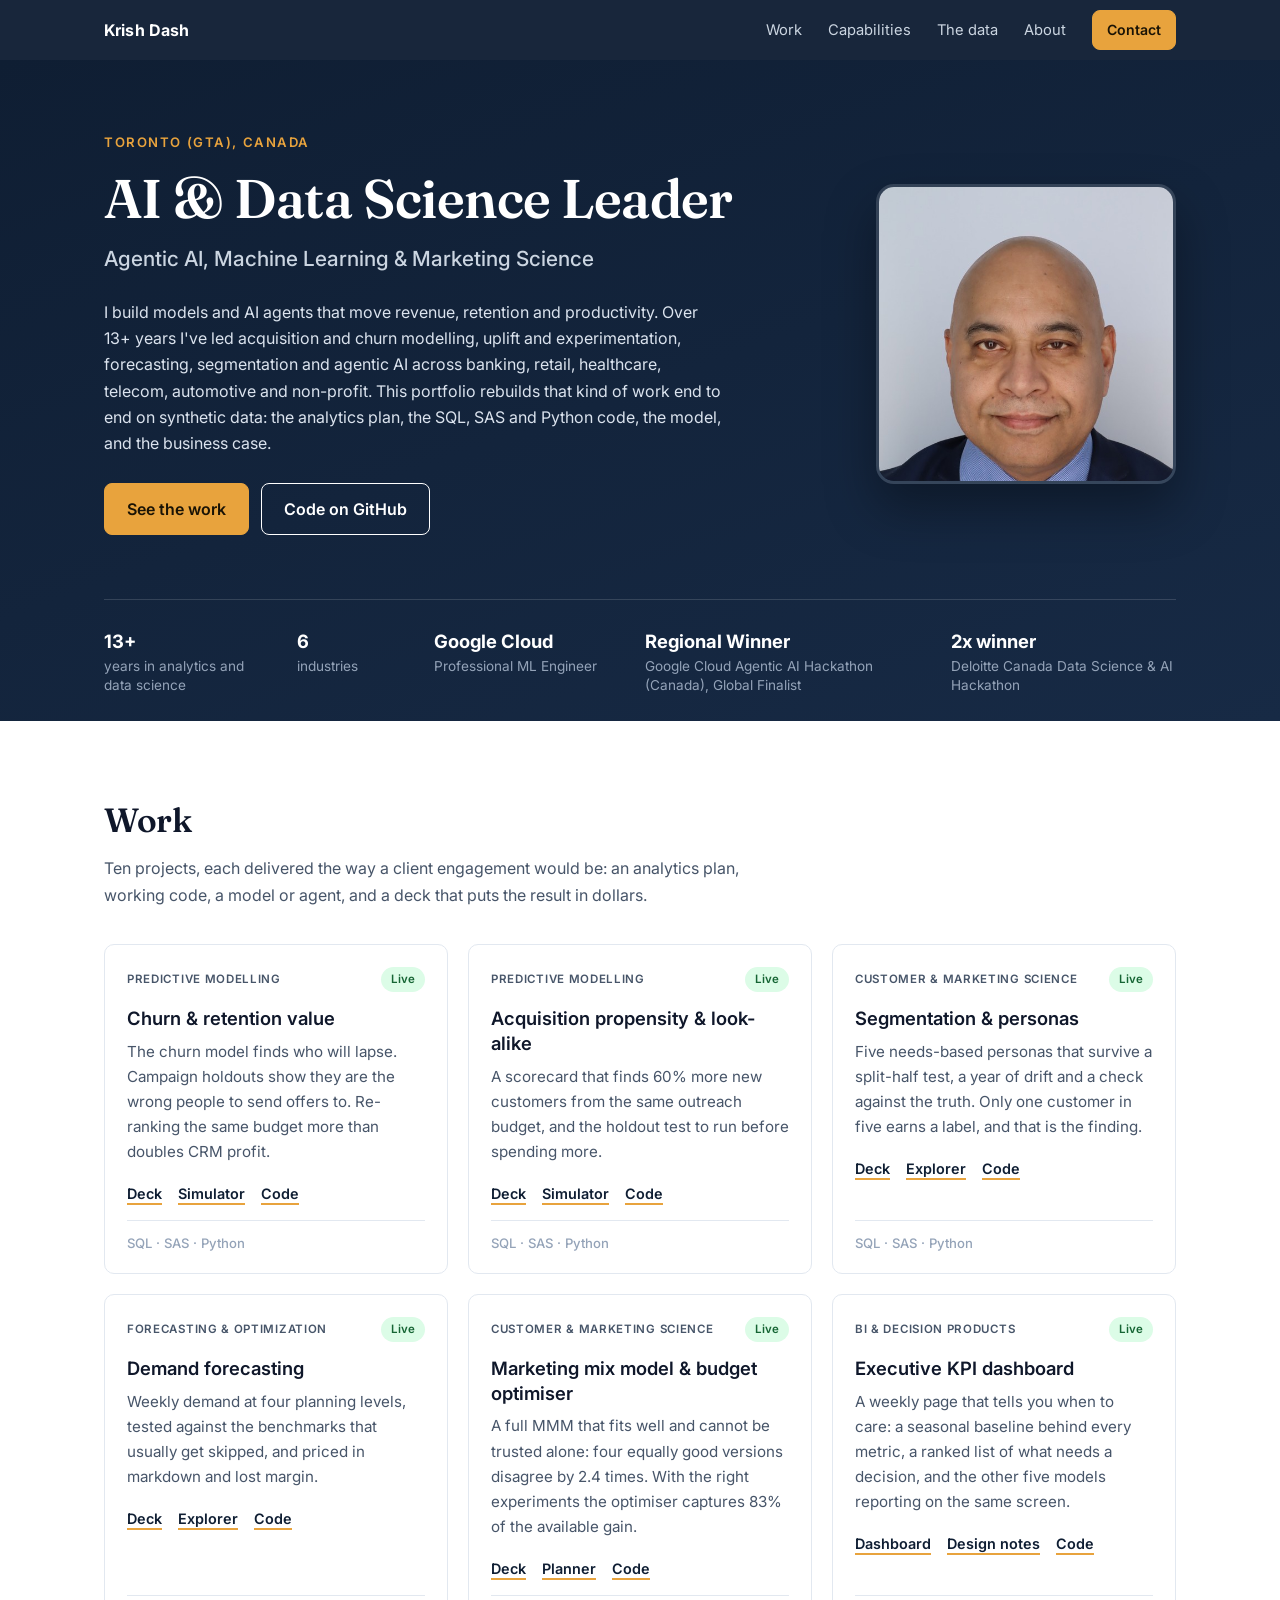
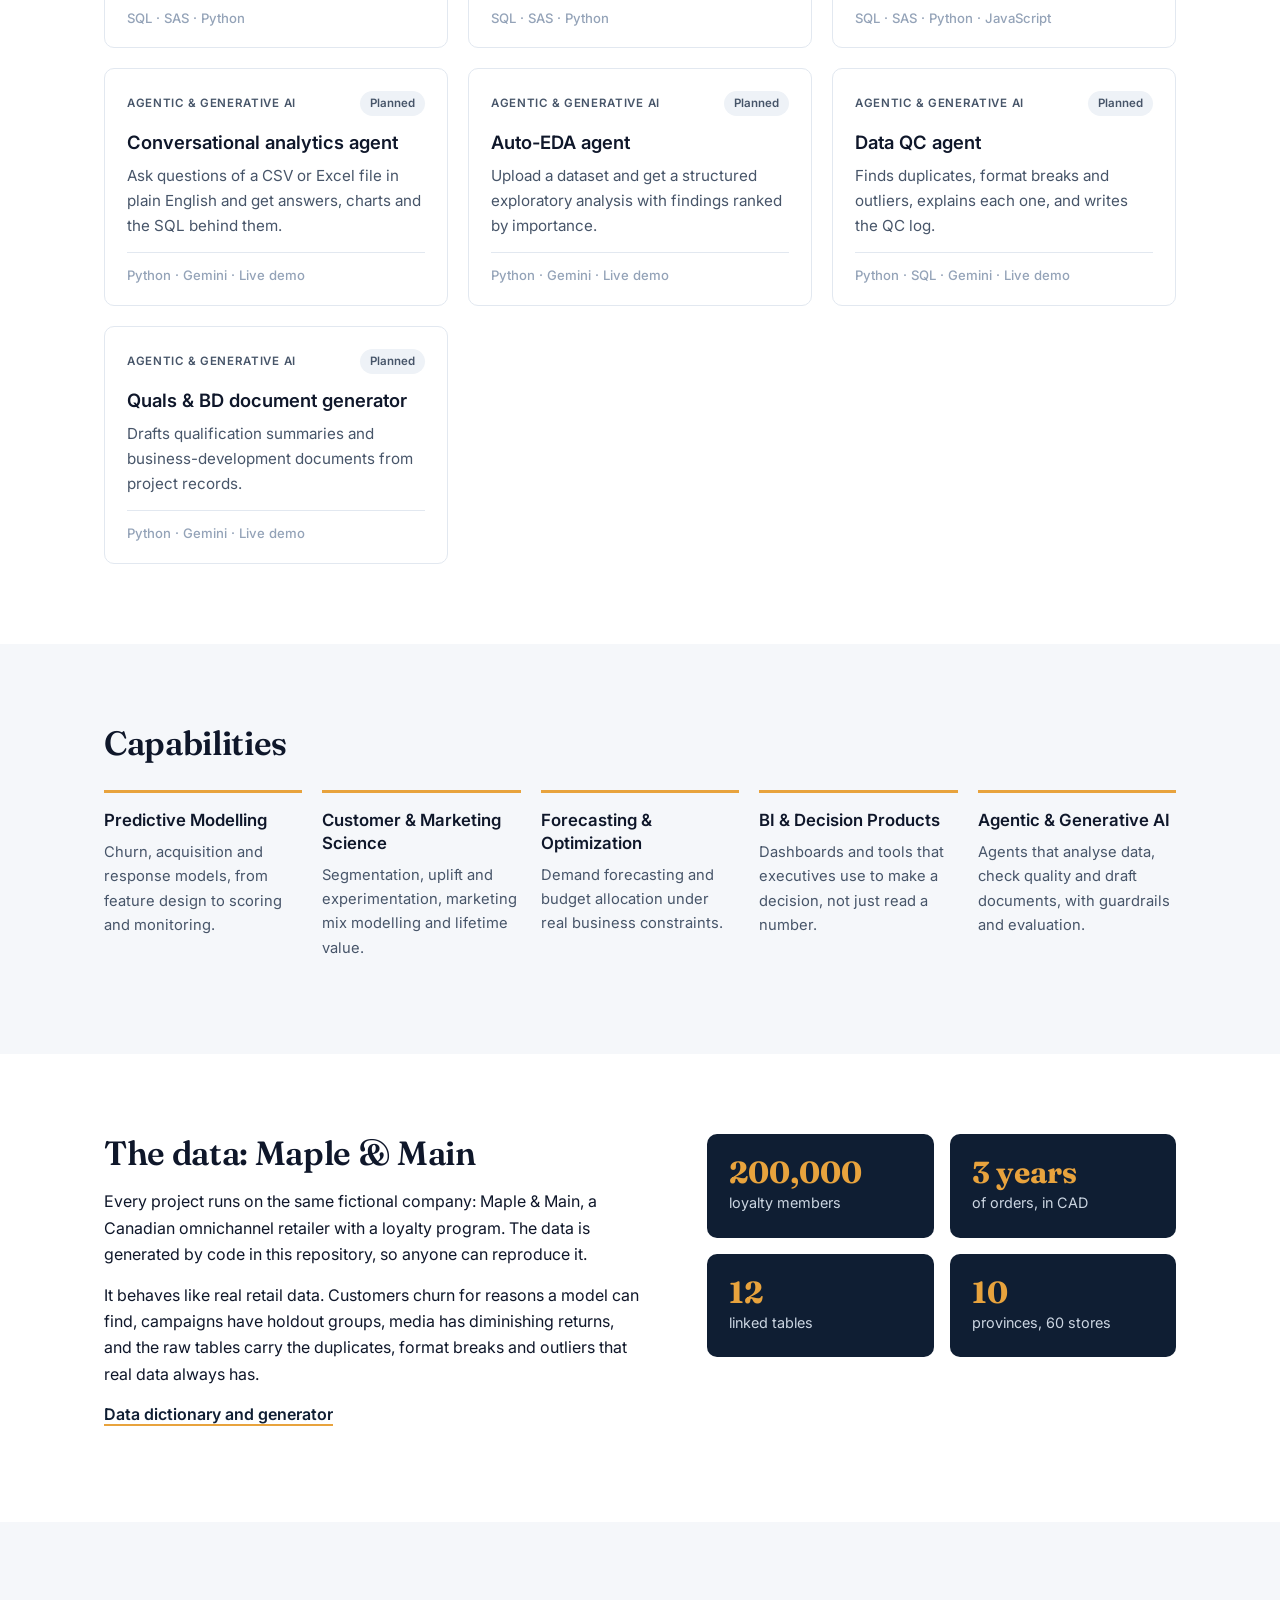
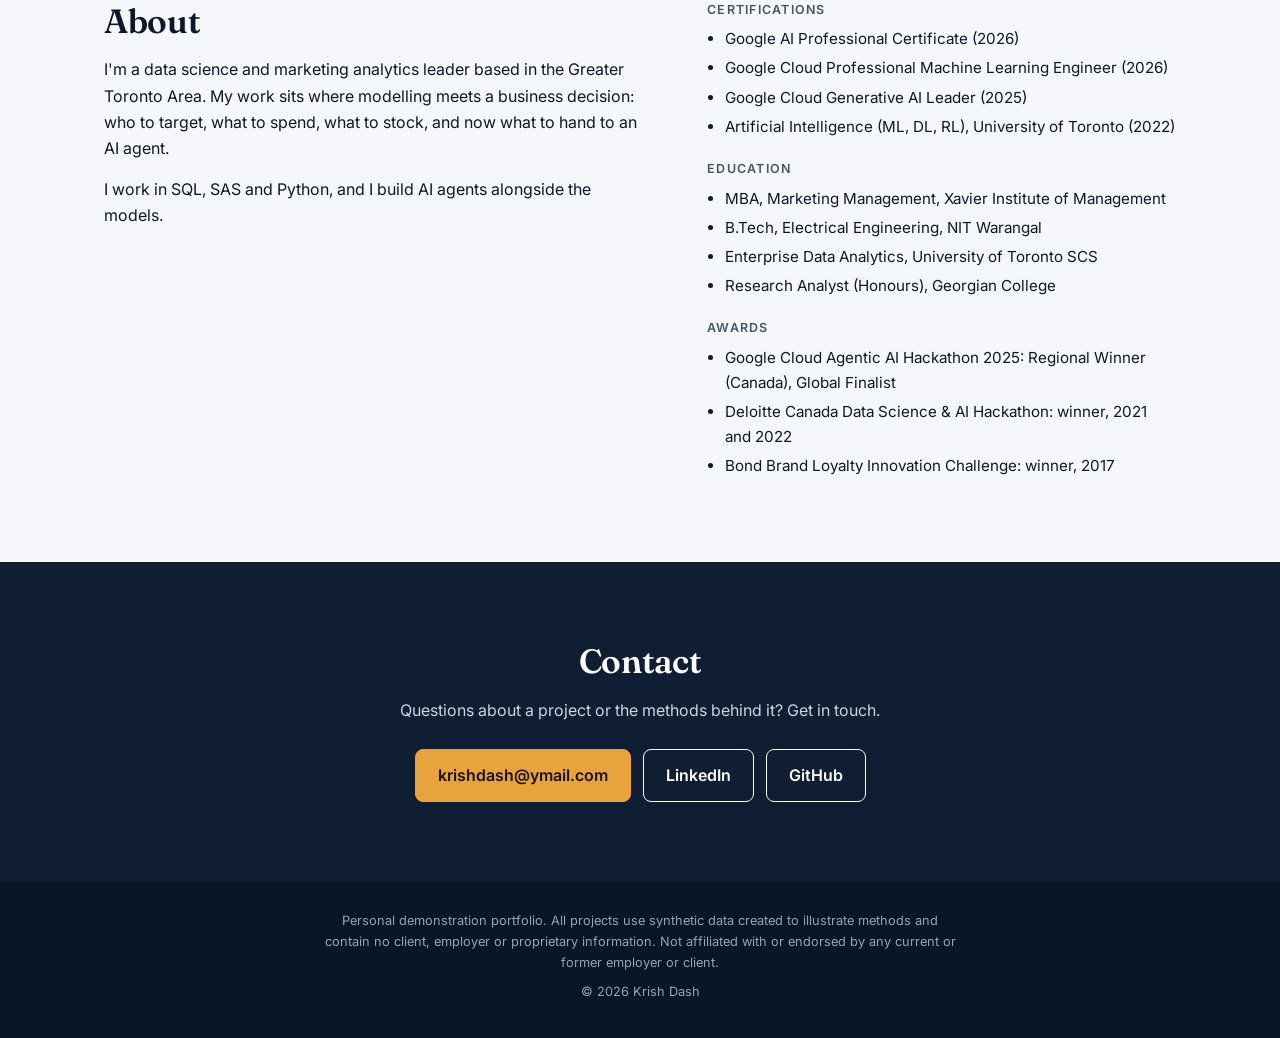
<file: index.html>
<!DOCTYPE html>
<html lang="en-CA">
<head>
<meta charset="utf-8">
<meta name="viewport" content="width=device-width, initial-scale=1">
<title>Krish Dash · AI & Data Science Portfolio</title>
<meta name="description" content="End-to-end data science and agentic AI projects by Krish Dash: analytics plans, SQL, SAS and Python code, models and business cases, built on synthetic data.">
<link rel="preconnect" href="https://fonts.googleapis.com">
<link rel="preconnect" href="https://fonts.gstatic.com" crossorigin>
<link href="https://fonts.googleapis.com/css2?family=Inter:wght@400;500;600;700&family=Fraunces:opsz,wght@9..144,600&display=swap" rel="stylesheet">
<link rel="stylesheet" href="assets/css/site.css">
</head>
<body>

<header class="nav">
  <div class="wrap nav-in">
    <a class="brand" href="#top">Krish Dash</a>
    <nav aria-label="Main">
      <a href="#work">Work</a>
      <a href="#capabilities">Capabilities</a>
      <a href="#data">The data</a>
      <a href="#about">About</a>
      <a class="btn btn-sm" href="#contact">Contact</a>
    </nav>
  </div>
</header>

<main id="top">

<section class="hero">
  <div class="wrap hero-in">
    <div>
      <p class="eyebrow">Toronto (GTA), Canada</p>
      <h1>AI &amp; Data Science Leader</h1>
      <p class="sub">Agentic AI, Machine Learning &amp; Marketing Science</p>
      <p class="lead">I build models and AI agents that move revenue, retention and productivity. Over 13+ years I've led acquisition and churn modelling, uplift and experimentation, forecasting, segmentation and agentic AI across banking, retail, healthcare, telecom, automotive and non-profit. This portfolio rebuilds that kind of work end to end on synthetic data: the analytics plan, the SQL, SAS and Python code, the model, and the business case.</p>
      <div class="cta">
        <a class="btn" href="#work">See the work</a>
        <a class="btn btn-ghost" href="https://github.com/kcdash/analytics-portfolio">Code on GitHub</a>
      </div>
    </div>
    <img class="photo" src="assets/img/headshot.jpg" alt="Krish Dash" width="320" height="320">
  </div>
  <div class="wrap">
    <ul class="proof">
      <li><strong>13+</strong><span>years in analytics and data science</span></li>
      <li><strong>6</strong><span>industries</span></li>
      <li><strong>Google Cloud</strong><span>Professional ML Engineer</span></li>
      <li><strong>Regional Winner</strong><span>Google Cloud Agentic AI Hackathon (Canada), Global Finalist</span></li>
      <li><strong>2x winner</strong><span>Deloitte Canada Data Science &amp; AI Hackathon</span></li>
    </ul>
  </div>
</section>

<section id="work" class="section">
  <div class="wrap">
    <h2>Work</h2>
    <p class="section-lead">Ten projects, each delivered the way a client engagement would be: an analytics plan, working code, a model or agent, and a deck that puts the result in dollars.</p>
    <div class="grid">

      <article class="card">
        <div class="card-top"><span class="tag">Predictive Modelling</span><span class="status live">Live</span></div>
        <h3>Churn &amp; retention value</h3>
        <p>The churn model finds who will lapse. Campaign holdouts show they are the wrong people to send offers to. Re-ranking the same budget more than doubles CRM profit.</p>
        <p class="links"><a href="projects/01-churn-retention/deck/">Deck</a><a href="projects/01-churn-retention/demo/">Simulator</a><a href="https://github.com/kcdash/analytics-portfolio/tree/main/projects/01-churn-retention">Code</a></p>
        <p class="stack">SQL · SAS · Python</p>
      </article>

      <article class="card">
        <div class="card-top"><span class="tag">Predictive Modelling</span><span class="status live">Live</span></div>
        <h3>Acquisition propensity &amp; look-alike</h3>
        <p>A scorecard that finds 60% more new customers from the same outreach budget, and the holdout test to run before spending more.</p>
        <p class="links"><a href="projects/02-acquisition-propensity/deck/">Deck</a><a href="projects/02-acquisition-propensity/demo/">Simulator</a><a href="https://github.com/kcdash/analytics-portfolio/tree/main/projects/02-acquisition-propensity">Code</a></p>
        <p class="stack">SQL · SAS · Python</p>
      </article>

      <article class="card">
        <div class="card-top"><span class="tag">Customer &amp; Marketing Science</span><span class="status live">Live</span></div>
        <h3>Segmentation &amp; personas</h3>
        <p>Five needs-based personas that survive a split-half test, a year of drift and a check against the truth. Only one customer in five earns a label, and that is the finding.</p>
        <p class="links"><a href="projects/03-segmentation-personas/deck/">Deck</a><a href="projects/03-segmentation-personas/demo/">Explorer</a><a href="https://github.com/kcdash/analytics-portfolio/tree/main/projects/03-segmentation-personas">Code</a></p>
        <p class="stack">SQL · SAS · Python</p>
      </article>

      <article class="card">
        <div class="card-top"><span class="tag">Forecasting &amp; Optimization</span><span class="status live">Live</span></div>
        <h3>Demand forecasting</h3>
        <p>Weekly demand at four planning levels, tested against the benchmarks that usually get skipped, and priced in markdown and lost margin.</p>
        <p class="links"><a href="projects/04-demand-forecasting/deck/">Deck</a><a href="projects/04-demand-forecasting/demo/">Explorer</a><a href="https://github.com/kcdash/analytics-portfolio/tree/main/projects/04-demand-forecasting">Code</a></p>
        <p class="stack">SQL · SAS · Python</p>
      </article>

      <article class="card">
        <div class="card-top"><span class="tag">Customer &amp; Marketing Science</span><span class="status live">Live</span></div>
        <h3>Marketing mix model &amp; budget optimiser</h3>
        <p>A full MMM that fits well and cannot be trusted alone: four equally good versions disagree by 2.4 times. With the right experiments the optimiser captures 83% of the available gain.</p>
        <p class="links"><a href="projects/05-marketing-mix-model/deck/">Deck</a><a href="projects/05-marketing-mix-model/demo/">Planner</a><a href="https://github.com/kcdash/analytics-portfolio/tree/main/projects/05-marketing-mix-model">Code</a></p>
        <p class="stack">SQL · SAS · Python</p>
      </article>

      <article class="card">
        <div class="card-top"><span class="tag">BI &amp; Decision Products</span><span class="status live">Live</span></div>
        <h3>Executive KPI dashboard</h3>
        <p>A weekly page that tells you when to care: a seasonal baseline behind every metric, a ranked list of what needs a decision, and the other five models reporting on the same screen.</p>
        <p class="links"><a href="projects/06-executive-dashboard/demo/">Dashboard</a><a href="projects/06-executive-dashboard/deck/">Design notes</a><a href="https://github.com/kcdash/analytics-portfolio/tree/main/projects/06-executive-dashboard">Code</a></p>
        <p class="stack">SQL · SAS · Python · JavaScript</p>
      </article>

      <article class="card">
        <div class="card-top"><span class="tag">Agentic &amp; Generative AI</span><span class="status">Planned</span></div>
        <h3>Conversational analytics agent</h3>
        <p>Ask questions of a CSV or Excel file in plain English and get answers, charts and the SQL behind them.</p>
        <p class="stack">Python · Gemini · Live demo</p>
      </article>

      <article class="card">
        <div class="card-top"><span class="tag">Agentic &amp; Generative AI</span><span class="status">Planned</span></div>
        <h3>Auto-EDA agent</h3>
        <p>Upload a dataset and get a structured exploratory analysis with findings ranked by importance.</p>
        <p class="stack">Python · Gemini · Live demo</p>
      </article>

      <article class="card">
        <div class="card-top"><span class="tag">Agentic &amp; Generative AI</span><span class="status">Planned</span></div>
        <h3>Data QC agent</h3>
        <p>Finds duplicates, format breaks and outliers, explains each one, and writes the QC log.</p>
        <p class="stack">Python · SQL · Gemini · Live demo</p>
      </article>

      <article class="card">
        <div class="card-top"><span class="tag">Agentic &amp; Generative AI</span><span class="status">Planned</span></div>
        <h3>Quals &amp; BD document generator</h3>
        <p>Drafts qualification summaries and business-development documents from project records.</p>
        <p class="stack">Python · Gemini · Live demo</p>
      </article>

    </div>
  </div>
</section>

<section id="capabilities" class="section alt">
  <div class="wrap">
    <h2>Capabilities</h2>
    <div class="pillars">
      <div><h3>Predictive Modelling</h3><p>Churn, acquisition and response models, from feature design to scoring and monitoring.</p></div>
      <div><h3>Customer &amp; Marketing Science</h3><p>Segmentation, uplift and experimentation, marketing mix modelling and lifetime value.</p></div>
      <div><h3>Forecasting &amp; Optimization</h3><p>Demand forecasting and budget allocation under real business constraints.</p></div>
      <div><h3>BI &amp; Decision Products</h3><p>Dashboards and tools that executives use to make a decision, not just read a number.</p></div>
      <div><h3>Agentic &amp; Generative AI</h3><p>Agents that analyse data, check quality and draft documents, with guardrails and evaluation.</p></div>
    </div>
  </div>
</section>

<section id="data" class="section">
  <div class="wrap two-col">
    <div>
      <h2>The data: Maple &amp; Main</h2>
      <p>Every project runs on the same fictional company: Maple &amp; Main, a Canadian omnichannel retailer with a loyalty program. The data is generated by code in this repository, so anyone can reproduce it.</p>
      <p>It behaves like real retail data. Customers churn for reasons a model can find, campaigns have holdout groups, media has diminishing returns, and the raw tables carry the duplicates, format breaks and outliers that real data always has.</p>
      <p><a class="link" href="https://github.com/kcdash/analytics-portfolio/tree/main/data">Data dictionary and generator</a></p>
    </div>
    <ul class="facts">
      <li><strong>200,000</strong><span>loyalty members</span></li>
      <li><strong>3 years</strong><span>of orders, in CAD</span></li>
      <li><strong>12</strong><span>linked tables</span></li>
      <li><strong>10</strong><span>provinces, 60 stores</span></li>
    </ul>
  </div>
</section>

<section id="about" class="section alt">
  <div class="wrap two-col">
    <div>
      <h2>About</h2>
      <p>I'm a data science and marketing analytics leader based in the Greater Toronto Area. My work sits where modelling meets a business decision: who to target, what to spend, what to stock, and now what to hand to an AI agent.</p>
      <p>I work in SQL, SAS and Python, and I build AI agents alongside the models.</p>
    </div>
    <div class="creds">
      <h3>Certifications</h3>
      <ul>
        <li>Google AI Professional Certificate (2026)</li>
        <li>Google Cloud Professional Machine Learning Engineer (2026)</li>
        <li>Google Cloud Generative AI Leader (2025)</li>
        <li>Artificial Intelligence (ML, DL, RL), University of Toronto (2022)</li>
      </ul>
      <h3>Education</h3>
      <ul>
        <li>MBA, Marketing Management, Xavier Institute of Management</li>
        <li>B.Tech, Electrical Engineering, NIT Warangal</li>
        <li>Enterprise Data Analytics, University of Toronto SCS</li>
        <li>Research Analyst (Honours), Georgian College</li>
      </ul>
      <h3>Awards</h3>
      <ul>
        <li>Google Cloud Agentic AI Hackathon 2025: Regional Winner (Canada), Global Finalist</li>
        <li>Deloitte Canada Data Science &amp; AI Hackathon: winner, 2021 and 2022</li>
        <li>Bond Brand Loyalty Innovation Challenge: winner, 2017</li>
      </ul>
    </div>
  </div>
</section>

<section id="contact" class="section contact">
  <div class="wrap">
    <h2>Contact</h2>
    <p>Questions about a project or the methods behind it? Get in touch.</p>
    <div class="cta">
      <a class="btn" href="mailto:krishdash@ymail.com">krishdash@ymail.com</a>
      <a class="btn btn-ghost" href="https://www.linkedin.com/in/krishdash/">LinkedIn</a>
      <a class="btn btn-ghost" href="https://github.com/kcdash">GitHub</a>
    </div>
  </div>
</section>

</main>

<footer>
  <div class="wrap">
    <p>Personal demonstration portfolio. All projects use synthetic data created to illustrate methods and contain no client, employer or proprietary information. Not affiliated with or endorsed by any current or former employer or client.</p>
    <p>© 2026 Krish Dash</p>
  </div>
</footer>

</body>
</html>
</file>
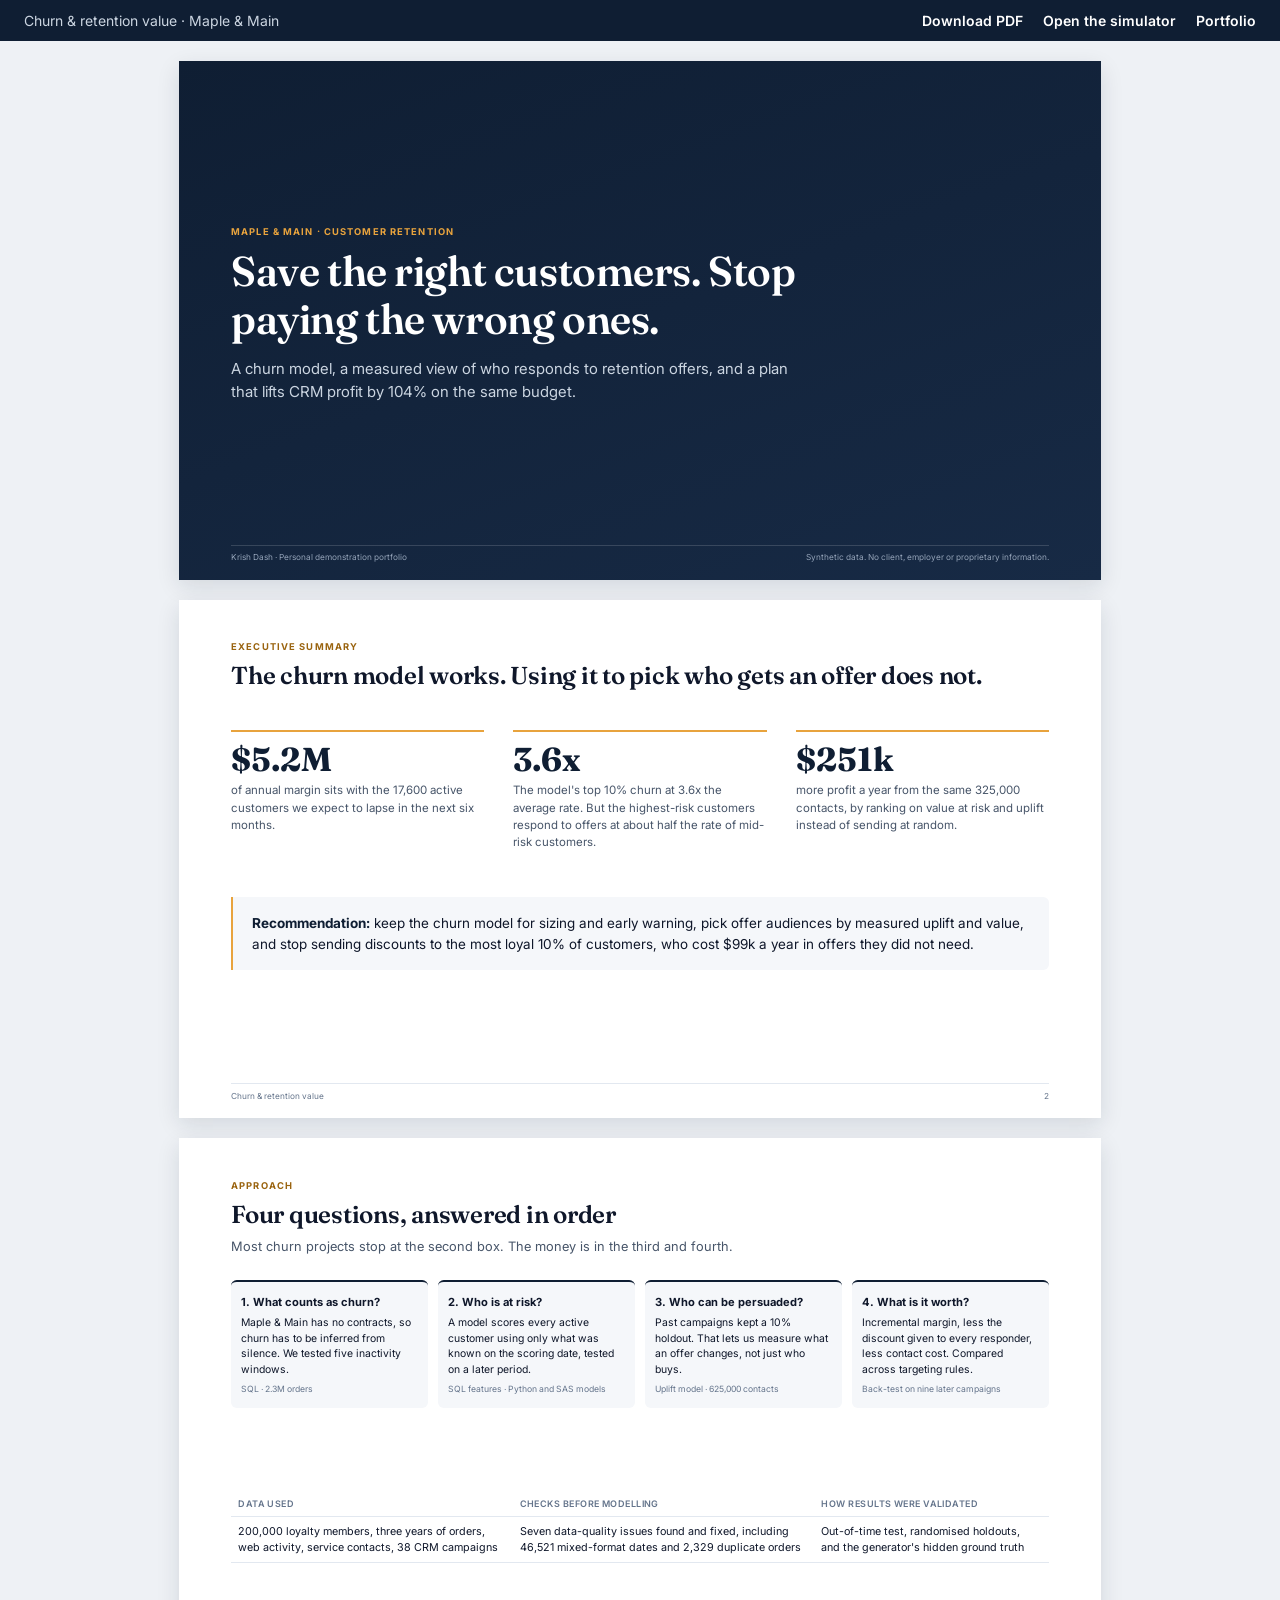
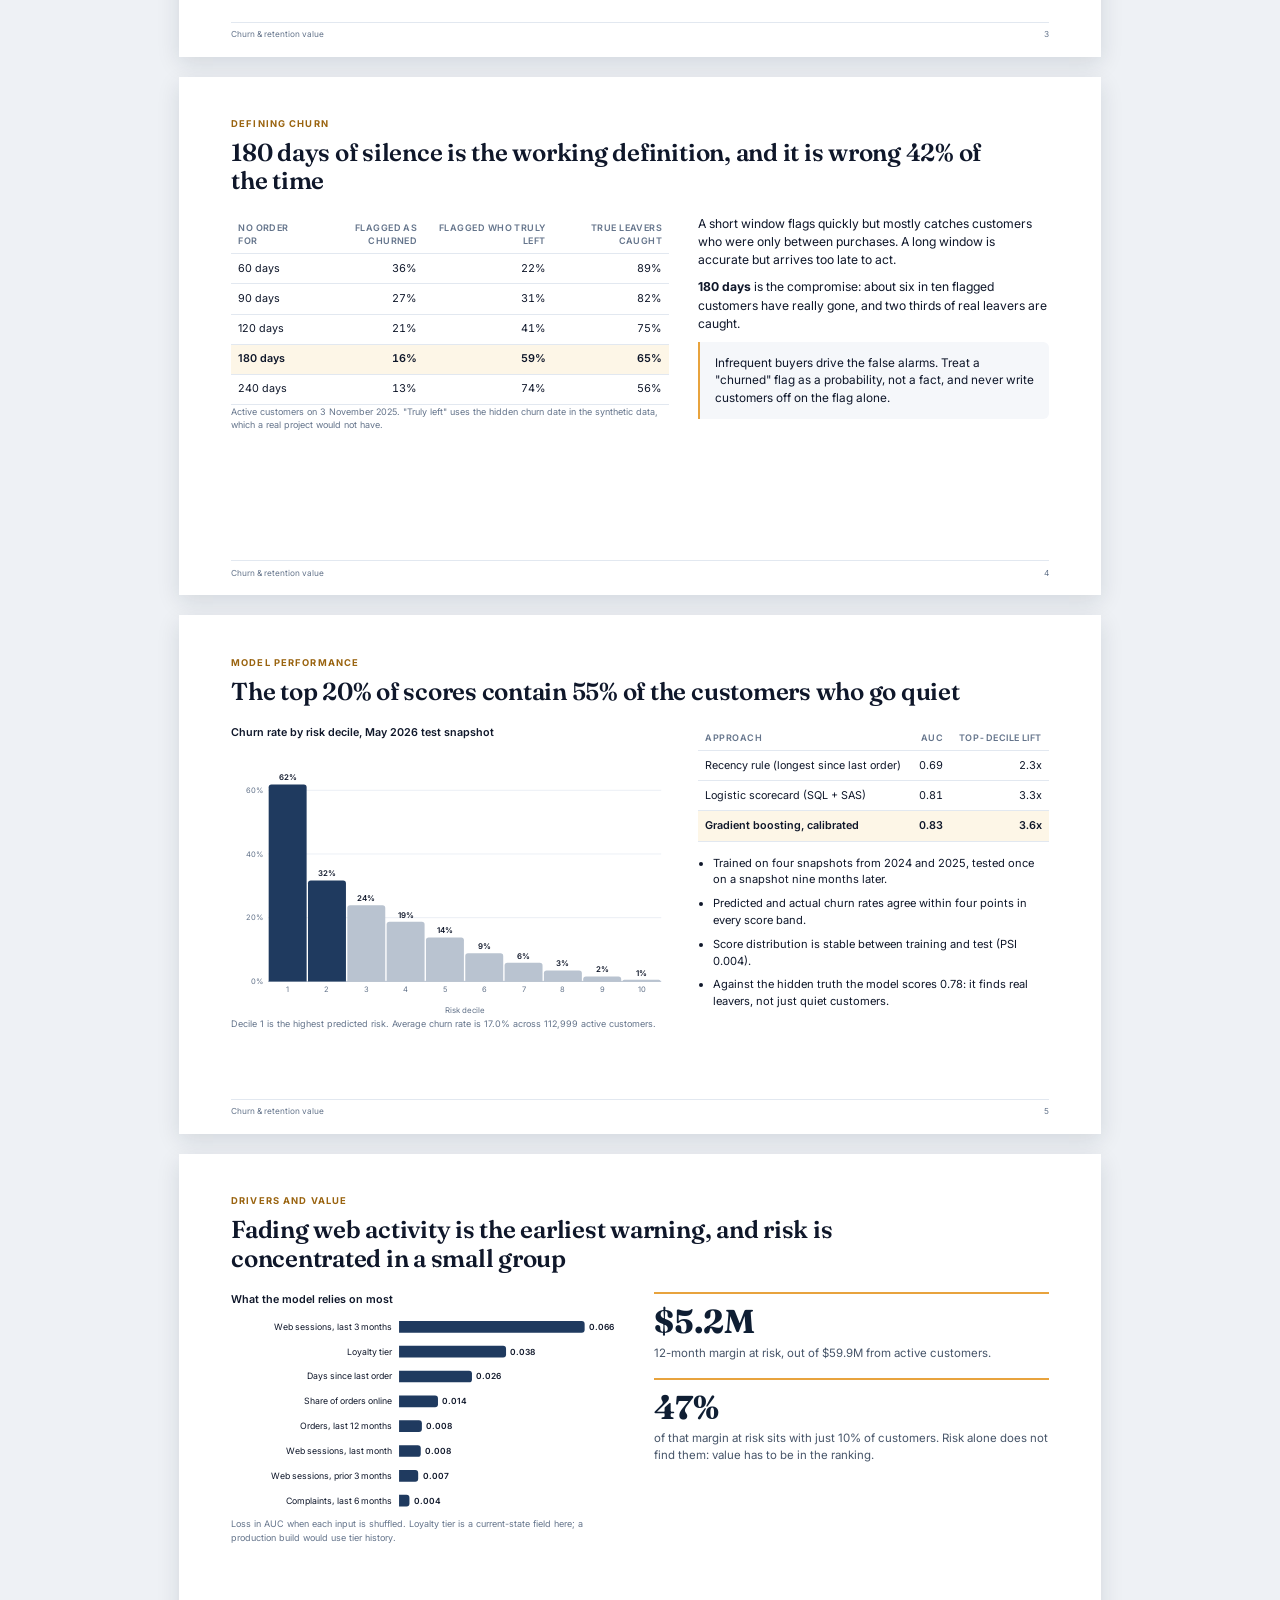
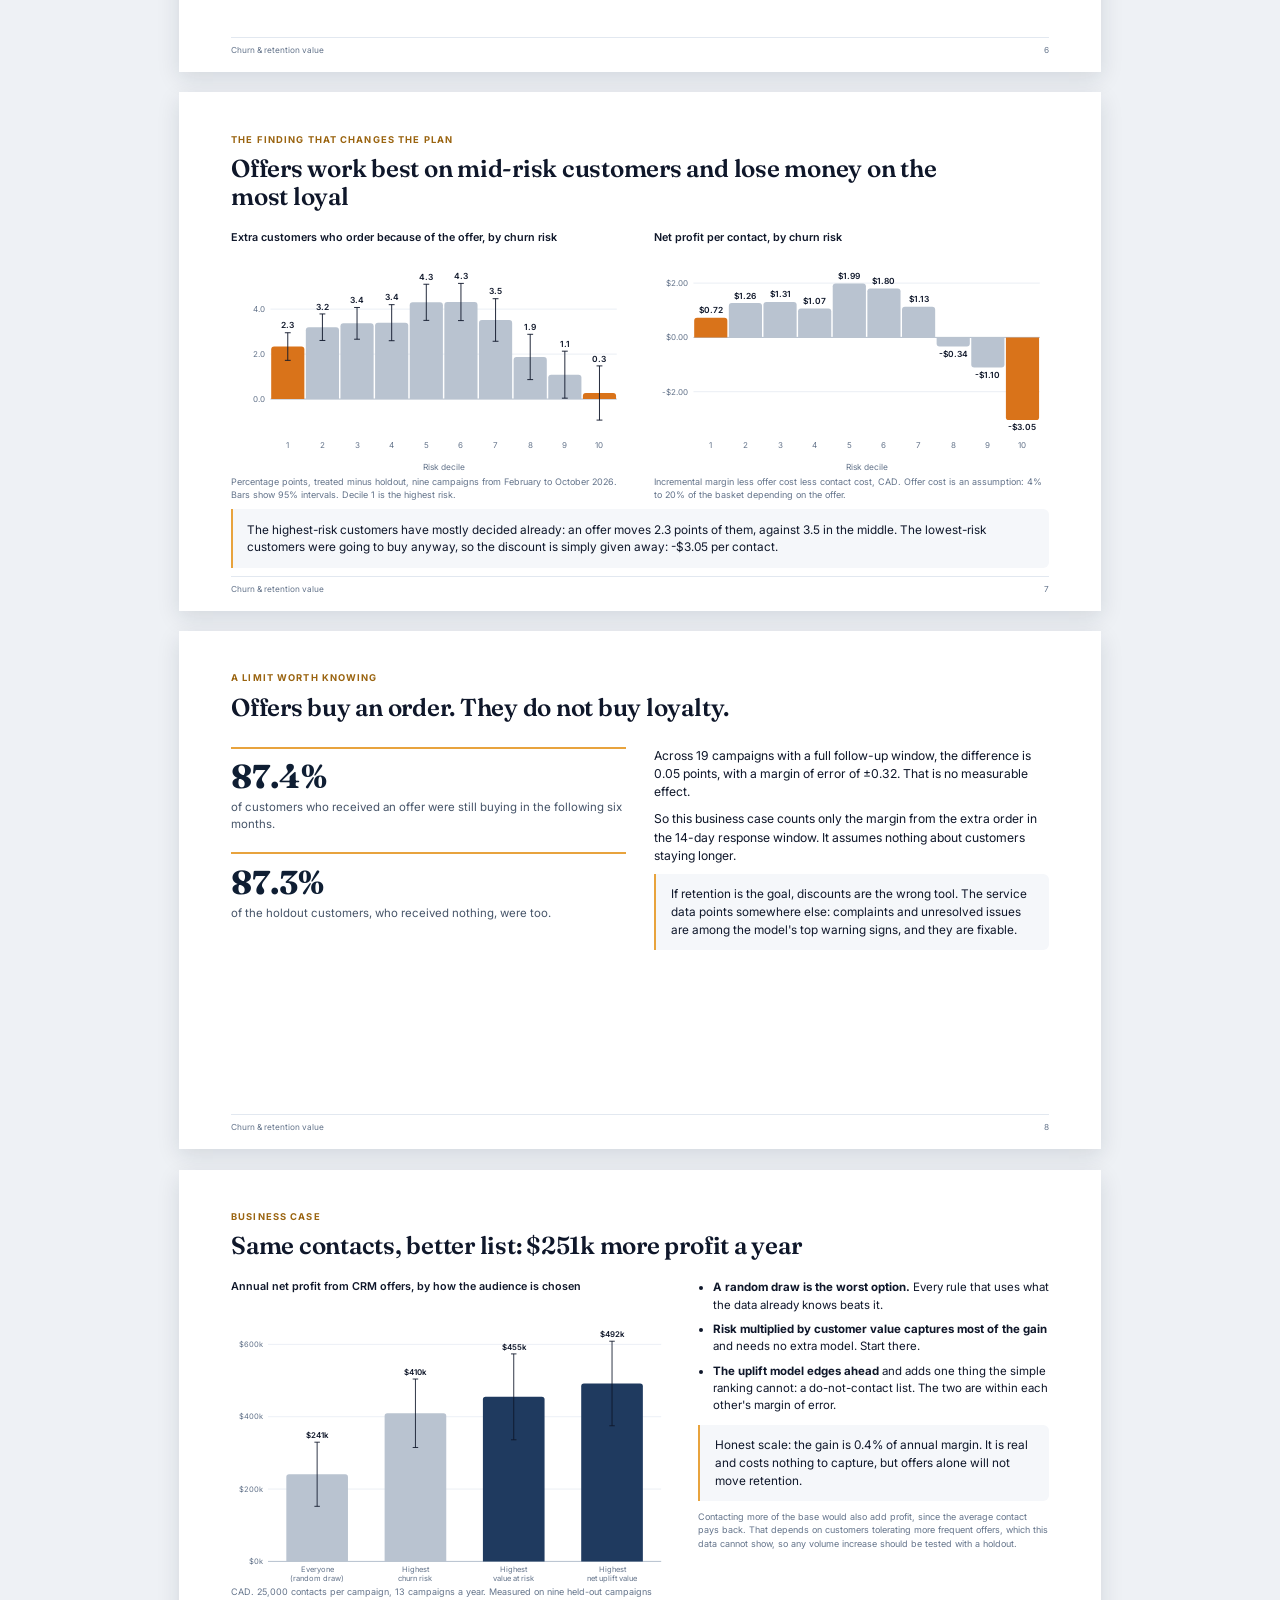
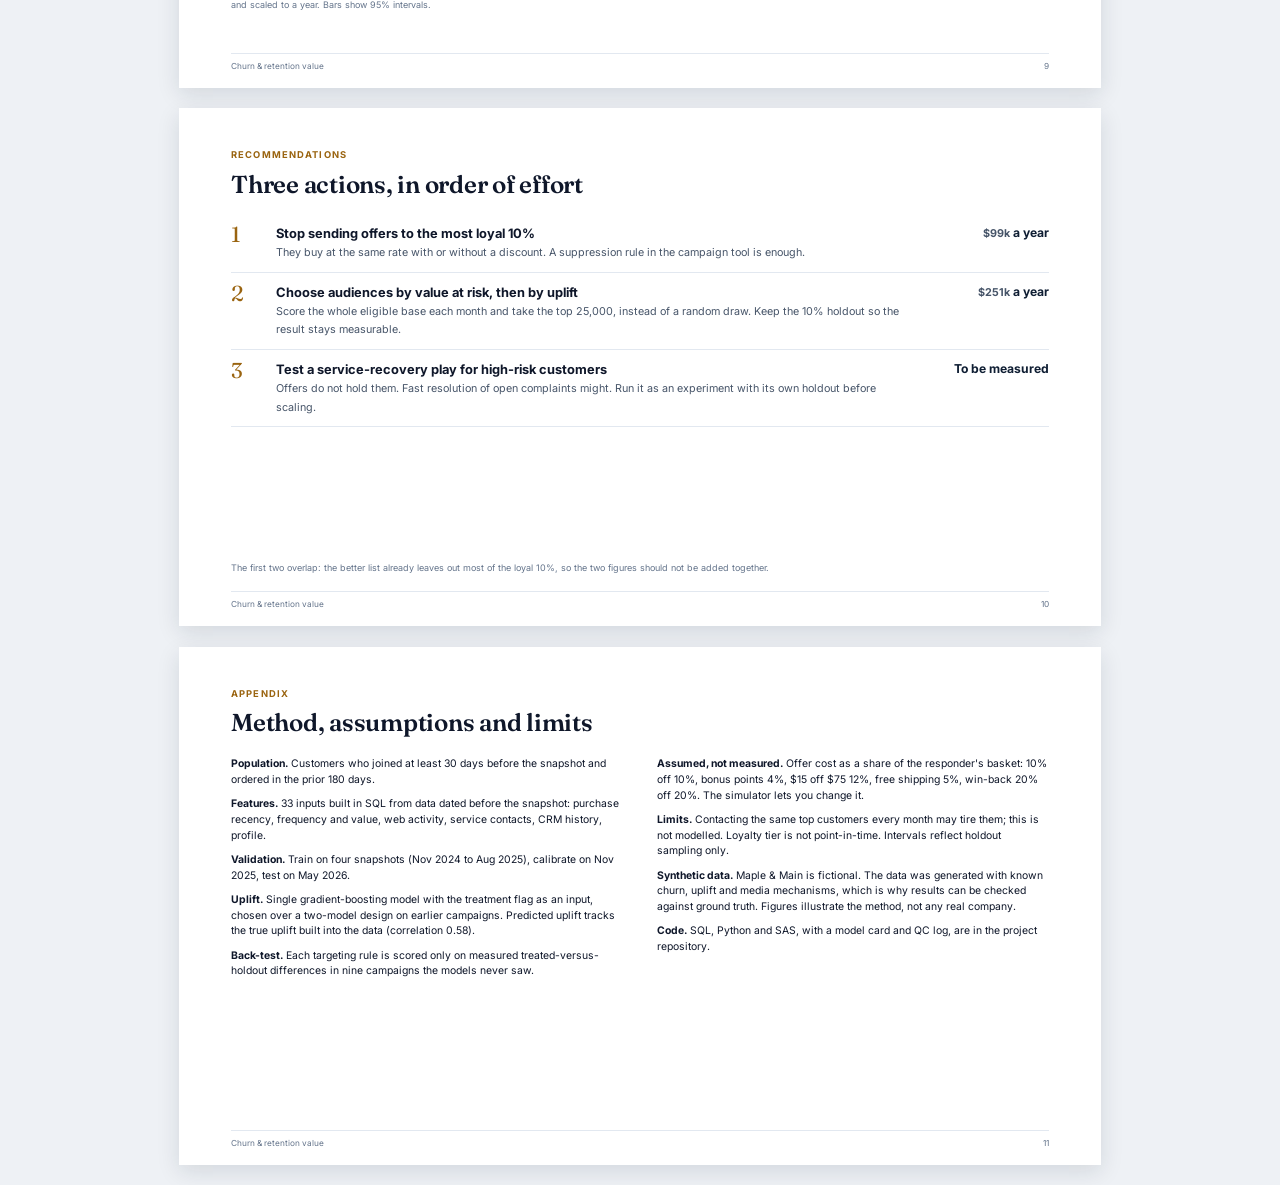
<file: projects/01-churn-retention/deck/index.html>
<!DOCTYPE html>
<html lang="en-CA">
<head>
<meta charset="utf-8">
<meta name="viewport" content="width=device-width, initial-scale=1">
<title>Churn & retention value · Maple & Main · Krish Dash</title>
<link href="https://fonts.googleapis.com/css2?family=Inter:wght@400;500;600;700&family=Fraunces:opsz,wght@9..144,600&display=swap" rel="stylesheet">
<link rel="stylesheet" href="../../../assets/css/deck.css">
</head>
<body>
<div class="deck-bar"><span>Churn &amp; retention value · Maple &amp; Main</span><a href="deck.pdf">Download PDF</a><a href="../demo/">Open the simulator</a><a href="../../../">Portfolio</a></div>

<section class="slide title-slide">
  <div class="kicker">Maple &amp; Main · Customer retention</div>
  <h1>Save the right customers. Stop paying the wrong ones.</h1>
  <p>A churn model, a measured view of who responds to retention offers, and a plan that lifts CRM profit by <span data-v="gainPct"></span> on the same budget.</p>
  <div class="foot"><span>Krish Dash · Personal demonstration portfolio</span><span>Synthetic data. No client, employer or proprietary information.</span></div>
</section>

<section class="slide">
  <div class="kicker">Executive summary</div>
  <h2>The churn model works. Using it to pick who gets an offer does not.</h2>
  <div class="body cols-3" style="margin-top:56px;flex:0 0 auto">
    <div class="stat"><b data-v="mar"></b><span>of annual margin sits with the <span data-v="expChurn"></span> active customers we expect to lapse in the next six months.</span></div>
    <div class="stat"><b data-v="lift"></b><span>The model's top 10% churn at <span data-v="lift"></span> the average rate. But the highest-risk customers respond to offers at about half the rate of mid-risk customers.</span></div>
    <div class="stat"><b data-v="gain"></b><span>more profit a year from the same <span data-v="contacts"></span> contacts, by ranking on value at risk and uplift instead of sending at random.</span></div>
  </div>
  <div class="callout" style="margin-top:64px;font-size:19px;padding:22px 26px"><b>Recommendation:</b> keep the churn model for sizing and early warning, pick offer audiences by measured uplift and value, and stop sending discounts to the most loyal 10% of customers, who cost <span data-v="d10loss"></span> a year in offers they did not need.</div>
  <div class="foot"><span>Churn &amp; retention value</span><span>2</span></div>
</section>

<section class="slide">
  <div class="kicker">Approach</div>
  <h2>Four questions, answered in order</h2>
  <p class="sub">Most churn projects stop at the second box. The money is in the third and fourth.</p>
  <div class="body" style="margin-top:34px">
    <div class="flow" style="grid-template-columns:repeat(4,1fr)">
      <div><b>1. What counts as churn?</b>Maple &amp; Main has no contracts, so churn has to be inferred from silence. We tested five inactivity windows.<small>SQL · 2.3M orders</small></div>
      <div><b>2. Who is at risk?</b>A model scores every active customer using only what was known on the scoring date, tested on a later period.<small>SQL features · Python and SAS models</small></div>
      <div><b>3. Who can be persuaded?</b>Past campaigns kept a 10% holdout. That lets us measure what an offer changes, not just who buys.<small>Uplift model · 625,000 contacts</small></div>
      <div><b>4. What is it worth?</b>Incremental margin, less the discount given to every responder, less contact cost. Compared across targeting rules.<small>Back-test on nine later campaigns</small></div>
    </div>
    <table class="t" style="margin-top:6px">
      <tr><th>Data used</th><th>Checks before modelling</th><th>How results were validated</th></tr>
      <tr><td>200,000 loyalty members, three years of orders, web activity, service contacts, 38 CRM campaigns</td>
          <td>Seven data-quality issues found and fixed, including <span data-v="qcDates"></span> mixed-format dates and <span data-v="qcDups"></span> duplicate orders</td>
          <td>Out-of-time test, randomised holdouts, and the generator's hidden ground truth</td></tr>
    </table>
  </div>
  <div class="foot"><span>Churn &amp; retention value</span><span>3</span></div>
</section>

<section class="slide">
  <div class="kicker">Defining churn</div>
  <h2>180 days of silence is the working definition, and it is wrong <span data-v="labelFalse"></span> of the time</h2>
  <div class="body cols-2">
    <div>
      <table class="t">
        <tr><th>No order for</th><th class="n">Flagged as churned</th><th class="n">Flagged who truly left</th><th class="n">True leavers caught</th></tr>
        <tbody id="defTable"></tbody>
      </table>
      <p class="chart-note">Active customers on 3 November 2025. "Truly left" uses the hidden churn date in the synthetic data, which a real project would not have.</p>
    </div>
    <div>
      <p>A short window flags quickly but mostly catches customers who were only between purchases. A long window is accurate but arrives too late to act.</p>
      <p><b>180 days</b> is the compromise: about six in ten flagged customers have really gone, and two thirds of real leavers are caught.</p>
      <div class="callout">Infrequent buyers drive the false alarms. Treat a "churned" flag as a probability, not a fact, and never write customers off on the flag alone.</div>
    </div>
  </div>
  <div class="foot"><span>Churn &amp; retention value</span><span>4</span></div>
</section>

<section class="slide">
  <div class="kicker">Model performance</div>
  <h2>The top 20% of scores contain <span data-v="cap20"></span> of the customers who go quiet</h2>
  <div class="body cols-2">
    <div>
      <div class="chart-title">Churn rate by risk decile, May 2026 test snapshot</div>
      <div id="liftChart"></div>
      <p class="chart-note">Decile 1 is the highest predicted risk. Average churn rate is <span data-v="churnRate"></span> across <span data-v="active"></span> active customers.</p>
    </div>
    <div>
      <table class="t">
        <tr><th>Approach</th><th class="n">AUC</th><th class="n">Top-decile lift</th></tr>
        <tr><td>Recency rule (longest since last order)</td><td class="n" data-v="aucRec"></td><td class="n" data-v="liftRec"></td></tr>
        <tr><td>Logistic scorecard (SQL + SAS)</td><td class="n" data-v="aucLogit"></td><td class="n" data-v="liftLogit"></td></tr>
        <tr class="hl"><td>Gradient boosting, calibrated</td><td class="n" data-v="auc"></td><td class="n" data-v="lift"></td></tr>
      </table>
      <ul style="margin-top:18px;font-size:15.5px">
        <li>Trained on four snapshots from 2024 and 2025, tested once on a snapshot nine months later.</li>
        <li>Predicted and actual churn rates agree within four points in every score band.</li>
        <li>Score distribution is stable between training and test (PSI <span data-v="psi"></span>).</li>
        <li>Against the hidden truth the model scores <span data-v="aucTruth"></span>: it finds real leavers, not just quiet customers.</li>
      </ul>
    </div>
  </div>
  <div class="foot"><span>Churn &amp; retention value</span><span>5</span></div>
</section>

<section class="slide">
  <div class="kicker">Drivers and value</div>
  <h2>Fading web activity is the earliest warning, and risk is concentrated in a small group</h2>
  <div class="body cols-even">
    <div>
      <div class="chart-title">What the model relies on most</div>
      <div id="impChart"></div>
      <p class="chart-note">Loss in AUC when each input is shuffled. Loyalty tier is a current-state field here; a production build would use tier history.</p>
    </div>
    <div>
      <div class="stat" style="margin-bottom:22px"><b data-v="mar"></b><span>12-month margin at risk, out of <span data-v="marTotal"></span> from active customers.</span></div>
      <div class="stat"><b data-v="top10"></b><span>of that margin at risk sits with just 10% of customers. Risk alone does not find them: value has to be in the ranking.</span></div>
    </div>
  </div>
  <div class="foot"><span>Churn &amp; retention value</span><span>6</span></div>
</section>

<section class="slide">
  <div class="kicker">The finding that changes the plan</div>
  <h2>Offers work best on mid-risk customers and lose money on the most loyal</h2>
  <div class="body cols-even">
    <div>
      <div class="chart-title">Extra customers who order because of the offer, by churn risk</div>
      <div id="upliftChart"></div>
      <p class="chart-note">Percentage points, treated minus holdout, nine campaigns from February to October 2026. Bars show 95% intervals. Decile 1 is the highest risk.</p>
    </div>
    <div>
      <div class="chart-title">Net profit per contact, by churn risk</div>
      <div id="netChart"></div>
      <p class="chart-note">Incremental margin less offer cost less contact cost, CAD. Offer cost is an assumption: 4% to 20% of the basket depending on the offer.</p>
    </div>
  </div>
  <div class="callout" style="margin-top:10px">The highest-risk customers have mostly decided already: an offer moves <span data-v="uD1"></span> points of them, against <span data-v="uMid"></span> in the middle. The lowest-risk customers were going to buy anyway, so the discount is simply given away: <span data-v="netD10"></span> per contact.</div>
  <div class="foot"><span>Churn &amp; retention value</span><span>7</span></div>
</section>

<section class="slide">
  <div class="kicker">A limit worth knowing</div>
  <h2>Offers buy an order. They do not buy loyalty.</h2>
  <div class="body cols-even" style="margin-top:36px">
    <div>
      <div class="stat" style="margin-bottom:26px"><b data-v="retT"></b><span>of customers who received an offer were still buying in the following six months.</span></div>
      <div class="stat"><b data-v="retH"></b><span>of the holdout customers, who received nothing, were too.</span></div>
    </div>
    <div>
      <p>Across 19 campaigns with a full follow-up window, the difference is <span data-v="retDiff"></span> points, with a margin of error of <span data-v="retSe"></span>. That is no measurable effect.</p>
      <p>So this business case counts only the margin from the extra order in the 14-day response window. It assumes nothing about customers staying longer.</p>
      <div class="callout">If retention is the goal, discounts are the wrong tool. The service data points somewhere else: complaints and unresolved issues are among the model's top warning signs, and they are fixable.</div>
    </div>
  </div>
  <div class="foot"><span>Churn &amp; retention value</span><span>8</span></div>
</section>

<section class="slide">
  <div class="kicker">Business case</div>
  <h2>Same contacts, better list: <span data-v="gain"></span> more profit a year</h2>
  <div class="body cols-2">
    <div>
      <div class="chart-title">Annual net profit from CRM offers, by how the audience is chosen</div>
      <div id="stratChart"></div>
      <p class="chart-note">CAD. 25,000 contacts per campaign, 13 campaigns a year. Measured on nine held-out campaigns and scaled to a year. Bars show 95% intervals.</p>
    </div>
    <div>
      <ul style="font-size:16px">
        <li><b>A random draw is the worst option.</b> Every rule that uses what the data already knows beats it.</li>
        <li><b>Risk multiplied by customer value captures most of the gain</b> and needs no extra model. Start there.</li>
        <li><b>The uplift model edges ahead</b> and adds one thing the simple ranking cannot: a do-not-contact list. The two are within each other's margin of error.</li>
      </ul>
      <div class="callout" style="margin-top:14px">Honest scale: the gain is <span data-v="gainShare"></span> of annual margin. It is real and costs nothing to capture, but offers alone will not move retention.</div>
      <p class="chart-note" style="margin-top:12px">Contacting more of the base would also add profit, since the average contact pays back. That depends on customers tolerating more frequent offers, which this data cannot show, so any volume increase should be tested with a holdout.</p>
    </div>
  </div>
  <div class="foot"><span>Churn &amp; retention value</span><span>9</span></div>
</section>

<section class="slide">
  <div class="kicker">Recommendations</div>
  <h2>Three actions, in order of effort</h2>
  <div class="body" style="gap:0;margin-top:22px;display:block">
    <div class="act"><i>1</i><div><b>Stop sending offers to the most loyal 10%</b><span>They buy at the same rate with or without a discount. A suppression rule in the campaign tool is enough.</span></div><em><span data-v="d10save"></span> a year</em></div>
    <div class="act"><i>2</i><div><b>Choose audiences by value at risk, then by uplift</b><span>Score the whole eligible base each month and take the top 25,000, instead of a random draw. Keep the 10% holdout so the result stays measurable.</span></div><em><span data-v="gain"></span> a year</em></div>
    <div class="act"><i>3</i><div><b>Test a service-recovery play for high-risk customers</b><span>Offers do not hold them. Fast resolution of open complaints might. Run it as an experiment with its own holdout before scaling.</span></div><em>To be measured</em></div>
  </div>
  <p class="chart-note" style="margin-top:14px">The first two overlap: the better list already leaves out most of the loyal 10%, so the two figures should not be added together.</p>
  <div class="foot"><span>Churn &amp; retention value</span><span>10</span></div>
</section>

<section class="slide">
  <div class="kicker">Appendix</div>
  <h2>Method, assumptions and limits</h2>
  <div class="body cols-even" style="font-size:14.5px;gap:48px">
    <div>
      <p><b>Population.</b> Customers who joined at least 30 days before the snapshot and ordered in the prior 180 days.</p>
      <p><b>Features.</b> 33 inputs built in SQL from data dated before the snapshot: purchase recency, frequency and value, web activity, service contacts, CRM history, profile.</p>
      <p><b>Validation.</b> Train on four snapshots (Nov 2024 to Aug 2025), calibrate on Nov 2025, test on May 2026.</p>
      <p><b>Uplift.</b> Single gradient-boosting model with the treatment flag as an input, chosen over a two-model design on earlier campaigns. Predicted uplift tracks the true uplift built into the data (correlation <span data-v="upCorr"></span>).</p>
      <p><b>Back-test.</b> Each targeting rule is scored only on measured treated-versus-holdout differences in nine campaigns the models never saw.</p>
    </div>
    <div>
      <p><b>Assumed, not measured.</b> Offer cost as a share of the responder's basket: 10% off 10%, bonus points 4%, $15 off $75 12%, free shipping 5%, win-back 20% off 20%. The simulator lets you change it.</p>
      <p><b>Limits.</b> Contacting the same top customers every month may tire them; this is not modelled. Loyalty tier is not point-in-time. Intervals reflect holdout sampling only.</p>
      <p><b>Synthetic data.</b> Maple &amp; Main is fictional. The data was generated with known churn, uplift and media mechanisms, which is why results can be checked against ground truth. Figures illustrate the method, not any real company.</p>
      <p><b>Code.</b> SQL, Python and SAS, with a model card and QC log, are in the project repository.</p>
    </div>
  </div>
  <div class="foot"><span>Churn &amp; retention value</span><span>11</span></div>
</section>

<script src="../outputs/report_data.js"></script>
<script src="../../../assets/js/charts.js"></script>
<script>
const P = window.P1, sb = P.same_budget, rd = P.risk_deciles, n0 = v => Math.round(v).toLocaleString("en-CA");
const E = sb["Everyone (current practice)"], U = sb["Highest net uplift value"], gain = U.annual_net - E.annual_net;
const d10 = rd[9], mid = rd.slice(3, 8).reduce((a, d) => a + d.uplift, 0) / 5, re = P.retention_effect, qc = P.qc.found;
const V = {
  gainPct: MM.pct(gain / E.annual_net, 0), gain: MM.cadK(gain), contacts: n0(P.annual_contacts),
  mar: "$" + (P.value_at_risk.margin_at_risk / 1e6).toFixed(1) + "M", marTotal: "$" + (P.value_at_risk.margin_12m_total / 1e6).toFixed(1) + "M",
  expChurn: n0(Math.round(P.value_at_risk.expected_churners / 100) * 100), top10: MM.pct(P.value_at_risk.top10pct_share_of_margin_at_risk, 0),
  lift: P.models.gbm.top_decile_lift.toFixed(1) + "x", liftRec: P.models.recency_rule.top_decile_lift.toFixed(1) + "x", liftLogit: P.models.logistic.top_decile_lift.toFixed(1) + "x",
  auc: P.models.gbm.auc.toFixed(2), aucRec: P.models.recency_rule.auc.toFixed(2), aucLogit: P.models.logistic.auc.toFixed(2),
  cap20: MM.pct(P.models.gbm.capture_top_20pct, 0), churnRate: MM.pct(P.churn_rate.test), active: n0(P.rows.test), psi: P.psi.toFixed(3),
  aucTruth: P.ground_truth.gbm_auc_vs_true_churn.toFixed(2), labelFalse: MM.pct(1 - P.ground_truth.label_precision, 0),
  d10loss: MM.cadK(-d10.net * P.annual_contacts / 10), d10save: MM.cadK(-d10.net * P.annual_contacts / 10),
  uD1: (rd[0].uplift * 100).toFixed(1), uMid: (mid * 100).toFixed(1), netD10: "-$" + Math.abs(d10.net).toFixed(2),
  retT: MM.pct(re.treated_active_next_180d), retH: MM.pct(re.holdout_active_next_180d),
  retDiff: (re.difference * 100).toFixed(2), retSe: "±" + (1.96 * re.se * 100).toFixed(2),
  gainShare: MM.pct(gain / P.value_at_risk.margin_12m_total, 1), upCorr: P.uplift_model.corr_with_true_uplift.toFixed(2),
  qcDates: n0(qc["transactions: order_date in DD/MM/YYYY, re-parsed"]), qcDups: n0(qc["transactions: duplicate rows removed"]),
};
document.querySelectorAll("[data-v]").forEach(e => { e.textContent = V[e.dataset.v] ?? "?"; });

document.getElementById("defTable").innerHTML = P.definition_test.map(d =>
  `<tr class="${d.window_days === 180 ? "hl" : ""}"><td>${d.window_days} days</td><td class="n">${MM.pct(d.labelled_churn_rate, 0)}</td><td class="n">${MM.pct(d.precision, 0)}</td><td class="n">${MM.pct(d.recall, 0)}</td></tr>`).join("");

MM.bars("#liftChart", { width: 640, height: 400, fmt: v => MM.pct(v, 0), xTitle: "Risk decile",
  data: P.lift.map(d => ({ label: d.decile, value: d.churn_rate, color: d.decile <= 2 ? MM.C.focus : MM.C.context,
    tip: `<b>Decile ${d.decile}</b><br>Churn rate ${MM.pct(d.churn_rate)}<br>${d.lift.toFixed(1)}x average<br>Cumulative capture ${MM.pct(d.cum_capture, 0)}` })) });
MM.hbars("#impChart", { width: 540, row: 34, labelWidth: 230, fmt: v => v.toFixed(3), data: P.importance.map(d => ({ label: d.label, value: d.auc_drop })) });
MM.bars("#upliftChart", { width: 540, height: 310, fmt: v => (v * 100).toFixed(1), xTitle: "Risk decile",
  data: rd.map(d => ({ label: d.decile, value: d.uplift, lo: d.uplift - 1.96 * d.uplift_se, hi: d.uplift + 1.96 * d.uplift_se,
    color: d.decile === 1 || d.decile === 10 ? MM.C.accent : MM.C.context,
    tip: `<b>Risk decile ${d.decile}</b><br>Treated ${MM.pct(d.treated_response)} · holdout ${MM.pct(d.holdout_response)}<br>Uplift ${(d.uplift * 100).toFixed(1)} pts` })) });
MM.bars("#netChart", { width: 540, height: 310, fmt: v => (v < 0 ? "-$" : "$") + Math.abs(v).toFixed(2), xTitle: "Risk decile",
  data: rd.map(d => ({ label: d.decile, value: d.net, color: d.decile === 1 || d.decile === 10 ? MM.C.accent : MM.C.context })) });
MM.bars("#stratChart", { width: 640, height: 420, maxBar: 90, fmt: MM.cadK,
  data: Object.entries(sb).map(([k, d]) => ({ label: k.replace(" (current practice)", "\n(random draw)").replace("Highest ", "Highest\n"), value: d.annual_net,
    lo: d.annual_net - 1.96 * d.annual_net_se, hi: d.annual_net + 1.96 * d.annual_net_se,
    color: k.includes("uplift") || k.includes("value at") ? MM.C.focus : MM.C.context,
    tip: `<b>${k}</b><br>${MM.cad(d.annual_net)} a year<br>$${d.net.toFixed(2)} per contact<br>Uplift ${(d.uplift * 100).toFixed(1)} pts` })) });
</script>
</body>
</html>
</file>
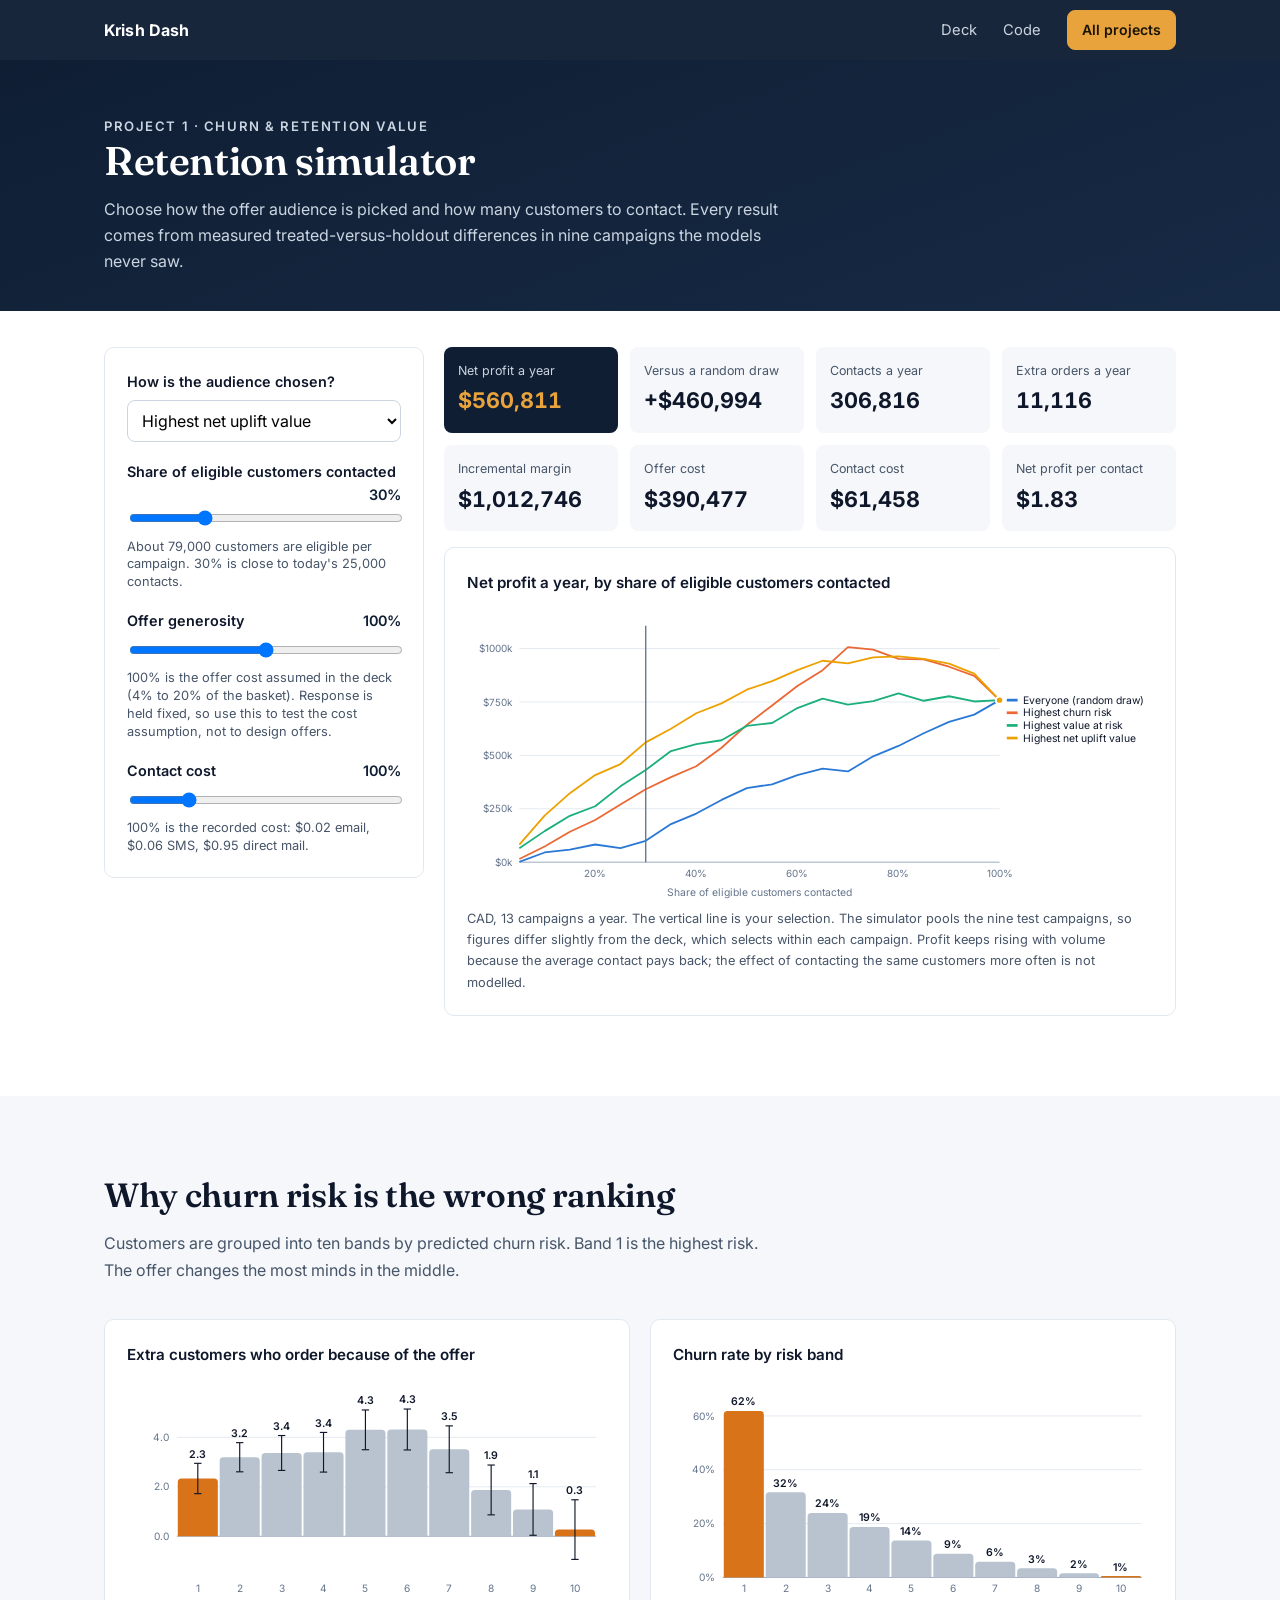
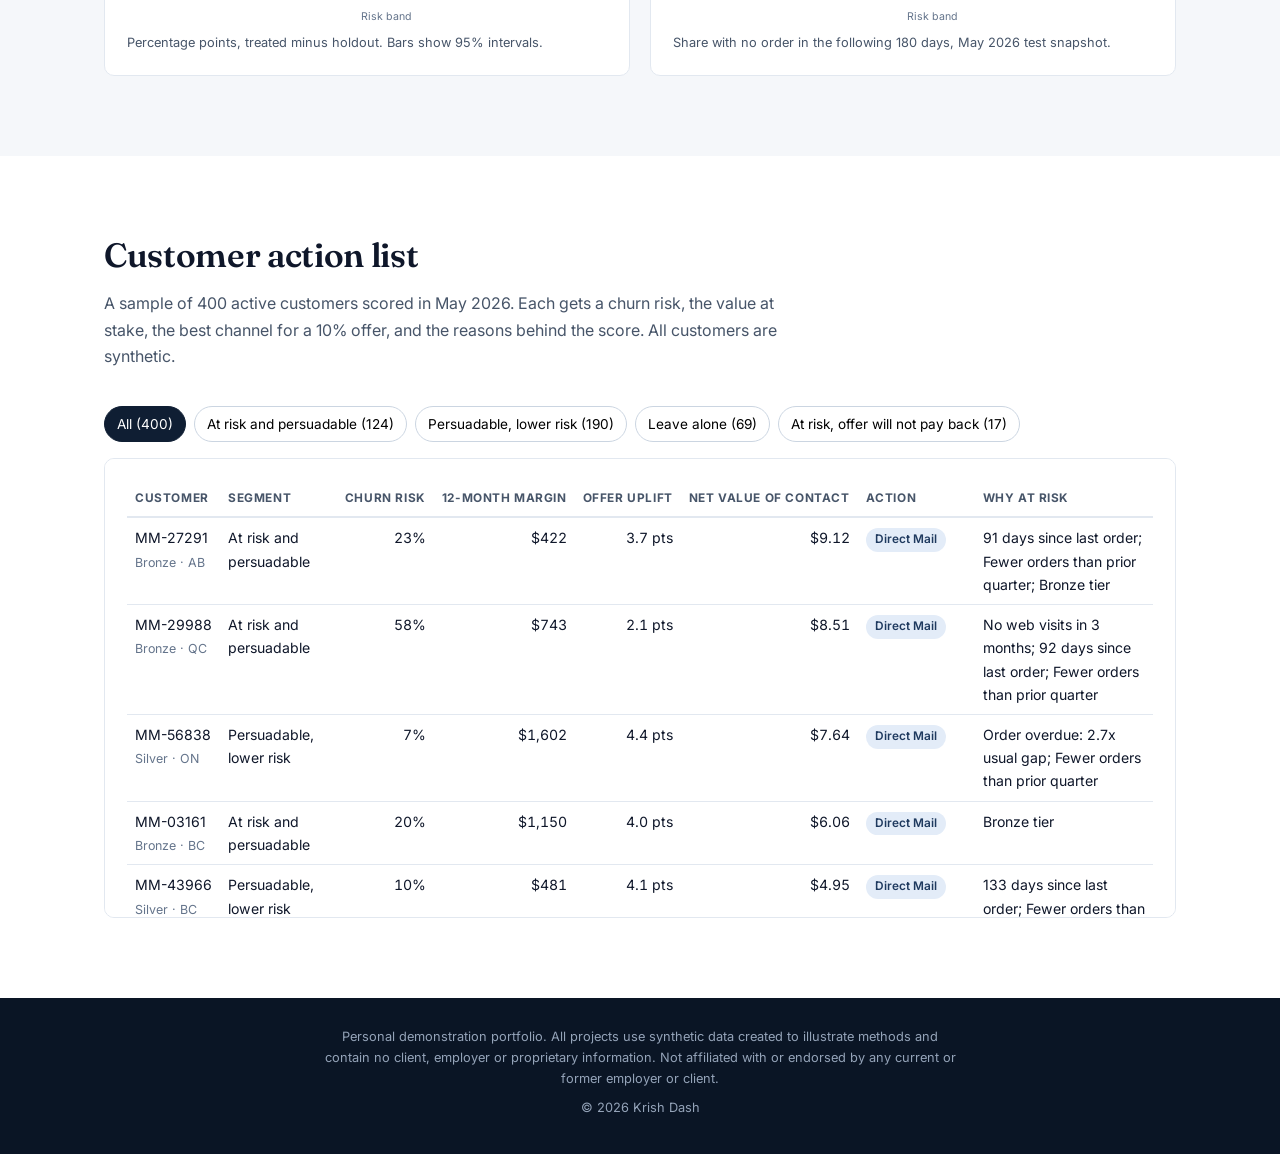
<file: projects/01-churn-retention/demo/index.html>
<!DOCTYPE html>
<html lang="en-CA">
<head>
<meta charset="utf-8">
<meta name="viewport" content="width=device-width, initial-scale=1">
<title>Retention simulator · Maple & Main · Krish Dash</title>
<link href="https://fonts.googleapis.com/css2?family=Inter:wght@400;500;600;700&family=Fraunces:opsz,wght@9..144,600&display=swap" rel="stylesheet">
<link rel="stylesheet" href="../../../assets/css/site.css">
<style>
  .demo-head { background: linear-gradient(160deg, var(--navy), var(--navy-2)); color: #fff; padding: 44px 0 36px; }
  .demo-head h1 { font-size: clamp(1.8rem, 4vw, 2.5rem); }
  .demo-head p { color: #cbd5e1; max-width: 70ch; margin: 12px 0 0; }
  .panel { background: #fff; border: 1px solid var(--line); border-radius: var(--radius); padding: 22px; }
  .sim { display: grid; grid-template-columns: 320px 1fr; gap: 20px; align-items: start; }
  .ctl label { display: block; font-weight: 600; font-size: .9rem; margin: 18px 0 6px; }
  .ctl label:first-child { margin-top: 0; }
  .ctl select, .ctl input[type=range] { width: 100%; }
  .ctl select { padding: 9px 10px; border: 1px solid #cbd5e1; border-radius: 8px; font: inherit; background: #fff; }
  .ctl output { float: right; font-weight: 600; color: var(--navy); }
  .ctl small { display: block; color: var(--slate); font-size: .8rem; margin-top: 4px; line-height: 1.4; }
  .kpis { display: grid; grid-template-columns: repeat(4, 1fr); gap: 12px; margin-bottom: 16px; }
  .kpi { background: var(--bg-alt); border-radius: 8px; padding: 14px; }
  .kpi span { display: block; font-size: .78rem; color: var(--slate); }
  .kpi b { display: block; font-size: 1.35rem; margin-top: 2px; font-variant-numeric: tabular-nums; }
  .kpi.main { background: var(--navy); }
  .kpi.main span { color: #cbd5e1; } .kpi.main b { color: var(--accent); }
  .ct { font-weight: 600; font-size: .95rem; }
  .cn { color: var(--slate); font-size: .8rem; margin-top: 6px; }
  .two { display: grid; grid-template-columns: 1fr 1fr; gap: 20px; }
  table.list { width: 100%; border-collapse: collapse; font-size: .88rem; }
  table.list th { text-align: left; font-size: .74rem; text-transform: uppercase; letter-spacing: .05em; color: var(--slate); border-bottom: 2px solid var(--line); padding: 8px; cursor: pointer; white-space: nowrap; }
  table.list td { padding: 8px; border-bottom: 1px solid var(--line); vertical-align: top; }
  table.list td.n { text-align: right; font-variant-numeric: tabular-nums; }
  .pill { display: inline-block; padding: 2px 9px; border-radius: 999px; font-size: .74rem; font-weight: 600; background: #eef2f7; color: var(--slate); white-space: nowrap; }
  .pill.go { background: #e3ecf8; color: #1f3a5f; } .pill.no { background: #fdeee2; color: #9a4a0c; }
  .filters { display: flex; flex-wrap: wrap; gap: 8px; margin: 12px 0 16px; }
  .filters button { font: inherit; font-size: .85rem; padding: 6px 12px; border-radius: 999px; border: 1px solid #cbd5e1; background: #fff; cursor: pointer; }
  .filters button.on { background: var(--navy); color: #fff; border-color: var(--navy); }
  .scroll { max-height: 460px; overflow: auto; }
  h2 { margin-top: 0; }
  @media (max-width: 900px) { .sim, .two { grid-template-columns: 1fr; } .kpis { grid-template-columns: 1fr 1fr; } }
</style>
</head>
<body>
<header class="nav"><div class="wrap nav-in"><a class="brand" href="../../../">Krish Dash</a>
  <nav><a href="../deck/">Deck</a><a href="https://github.com/kcdash/analytics-portfolio/tree/main/projects/01-churn-retention">Code</a><a class="btn btn-sm" href="../../../#work">All projects</a></nav></div></header>

<section class="demo-head"><div class="wrap">
  <p class="eyebrow">Project 1 · Churn &amp; retention value</p>
  <h1>Retention simulator</h1>
  <p>Choose how the offer audience is picked and how many customers to contact. Every result comes from measured treated-versus-holdout differences in nine campaigns the models never saw.</p>
</div></section>

<main>
<section class="section" style="padding-top:36px"><div class="wrap">
  <div class="sim">
    <div class="panel ctl">
      <label for="strategy">How is the audience chosen?</label>
      <select id="strategy"></select>
      <label for="share">Share of eligible customers contacted <output id="shareOut"></output></label>
      <input type="range" id="share" min="5" max="100" step="5" value="30">
      <small>About 79,000 customers are eligible per campaign. 30% is close to today's 25,000 contacts.</small>
      <label for="offer">Offer generosity <output id="offerOut"></output></label>
      <input type="range" id="offer" min="0" max="200" step="10" value="100">
      <small>100% is the offer cost assumed in the deck (4% to 20% of the basket). Response is held fixed, so use this to test the cost assumption, not to design offers.</small>
      <label for="cost">Contact cost <output id="costOut"></output></label>
      <input type="range" id="cost" min="50" max="300" step="10" value="100">
      <small>100% is the recorded cost: $0.02 email, $0.06 SMS, $0.95 direct mail.</small>
    </div>
    <div>
      <div class="kpis">
        <div class="kpi main"><span>Net profit a year</span><b id="kNet"></b></div>
        <div class="kpi"><span>Versus a random draw</span><b id="kVs"></b></div>
        <div class="kpi"><span>Contacts a year</span><b id="kContacts"></b></div>
        <div class="kpi"><span>Extra orders a year</span><b id="kOrders"></b></div>
        <div class="kpi"><span>Incremental margin</span><b id="kMargin"></b></div>
        <div class="kpi"><span>Offer cost</span><b id="kOffer"></b></div>
        <div class="kpi"><span>Contact cost</span><b id="kContact"></b></div>
        <div class="kpi"><span>Net profit per contact</span><b id="kPer"></b></div>
      </div>
      <div class="panel">
        <div class="ct">Net profit a year, by share of eligible customers contacted</div>
        <div id="curve"></div>
        <div class="cn">CAD, 13 campaigns a year. The vertical line is your selection. The simulator pools the nine test campaigns, so figures differ slightly from the deck, which selects within each campaign. Profit keeps rising with volume because the average contact pays back; the effect of contacting the same customers more often is not modelled.</div>
      </div>
    </div>
  </div>
</div></section>

<section class="section alt"><div class="wrap">
  <h2>Why churn risk is the wrong ranking</h2>
  <p class="section-lead">Customers are grouped into ten bands by predicted churn risk. Band 1 is the highest risk. The offer changes the most minds in the middle.</p>
  <div class="two">
    <div class="panel"><div class="ct">Extra customers who order because of the offer</div><div id="upl"></div><div class="cn">Percentage points, treated minus holdout. Bars show 95% intervals.</div></div>
    <div class="panel"><div class="ct">Churn rate by risk band</div><div id="lift"></div><div class="cn">Share with no order in the following 180 days, May 2026 test snapshot.</div></div>
  </div>
</div></section>

<section class="section"><div class="wrap">
  <h2>Customer action list</h2>
  <p class="section-lead">A sample of 400 active customers scored in May 2026. Each gets a churn risk, the value at stake, the best channel for a 10% offer, and the reasons behind the score. All customers are synthetic.</p>
  <div class="filters" id="filters"></div>
  <div class="panel scroll"><table class="list"><thead><tr>
    <th data-k="id">Customer</th><th data-k="segment">Segment</th><th data-k="risk" class="n">Churn risk</th><th data-k="margin" class="n">12-month margin</th>
    <th data-k="uplift" class="n">Offer uplift</th><th data-k="net" class="n">Net value of contact</th><th data-k="action">Action</th><th>Why at risk</th></tr></thead><tbody id="people"></tbody></table></div>
</div></section>
</main>

<footer><div class="wrap">
  <p>Personal demonstration portfolio. All projects use synthetic data created to illustrate methods and contain no client, employer or proprietary information. Not affiliated with or endorsed by any current or former employer or client.</p>
  <p>© 2026 Krish Dash</p>
</div></footer>

<script src="../outputs/report_data.js"></script>
<script src="../../../assets/js/charts.js"></script>
<script>
const P = window.P1, $ = id => document.getElementById(id), names = Object.keys(P.curves);
const pool = Object.values(P.eligible_pool).reduce((a, b) => a + b, 0) / 3, perYear = P.campaigns_per_year;
$("strategy").innerHTML = names.map(n => `<option>${n}</option>`).join("");
$("strategy").value = "Highest net uplift value";

function econ(pt, offerScale, costScale) {
  const contacts = pool * pt.share / 100 * perYear;
  const margin = pt.uplift * pt.margin_per_response, offer = pt.treated_response * pt.basket_per_response * pt.offer_rate * offerScale, cost = pt.contact_cost * costScale;
  return { contacts, orders: contacts * pt.uplift, margin: contacts * margin, offer: contacts * offer, cost: contacts * cost, per: margin - offer - cost, net: contacts * (margin - offer - cost) };
}
function draw() {
  const share = +$("share").value, os = $("offer").value / 100, cs = $("cost").value / 100, strat = $("strategy").value;
  $("shareOut").textContent = share + "%"; $("offerOut").textContent = $("offer").value + "%"; $("costOut").textContent = $("cost").value + "%";
  const at = n => econ(P.curves[n].find(p => p.share === share), os, cs), e = at(strat), base = at(names[0]);
  $("kNet").textContent = MM.cad(e.net); $("kVs").textContent = (e.net - base.net >= 0 ? "+" : "") + MM.cad(e.net - base.net);
  $("kContacts").textContent = Math.round(e.contacts).toLocaleString("en-CA"); $("kOrders").textContent = Math.round(e.orders).toLocaleString("en-CA");
  $("kMargin").textContent = MM.cad(e.margin); $("kOffer").textContent = MM.cad(e.offer); $("kContact").textContent = MM.cad(e.cost);
  $("kPer").textContent = (e.per < 0 ? "-$" : "$") + Math.abs(e.per).toFixed(2);
  MM.lines("#curve", { width: 760, height: 340, rightPad: 170, xFmt: v => v + "%", yFmt: MM.cadK, xTitle: "Share of eligible customers contacted", mark: share,
    series: names.map(n => ({ name: n.replace(" (current practice)", " (random draw)"), points: P.curves[n].map(p => [p.share, econ(p, os, cs).net]) })) });
}
["strategy", "share", "offer", "cost"].forEach(id => $(id).addEventListener("input", draw));
draw();

const rd = P.risk_deciles;
MM.bars("#upl", { width: 520, height: 280, fmt: v => (v * 100).toFixed(1), xTitle: "Risk band",
  data: rd.map(d => ({ label: d.decile, value: d.uplift, lo: d.uplift - 1.96 * d.uplift_se, hi: d.uplift + 1.96 * d.uplift_se, color: d.decile === 1 || d.decile === 10 ? MM.C.accent : MM.C.context,
    tip: `<b>Risk band ${d.decile}</b><br>Treated ${MM.pct(d.treated_response)} · holdout ${MM.pct(d.holdout_response)}<br>Net $${d.net.toFixed(2)} per contact` })) });
MM.bars("#lift", { width: 520, height: 280, fmt: v => MM.pct(v, 0), xTitle: "Risk band",
  data: P.lift.map(d => ({ label: d.decile, value: d.churn_rate, color: d.decile === 1 || d.decile === 10 ? MM.C.accent : MM.C.context })) });

let seg = "All", sortK = "net", sortDir = -1;
const segs = ["All", ...new Set(P.people.map(p => p.segment))];
function people() {
  $("filters").innerHTML = segs.map(s => `<button class="${s === seg ? "on" : ""}">${s} (${s === "All" ? P.people.length : P.people.filter(p => p.segment === s).length})</button>`).join("");
  [...$("filters").children].forEach((b, i) => b.onclick = () => { seg = segs[i]; people(); });
  const rows = P.people.filter(p => seg === "All" || p.segment === seg).sort((a, b) => (a[sortK] > b[sortK] ? 1 : -1) * sortDir);
  $("people").innerHTML = rows.map(p => `<tr><td style="white-space:nowrap">${p.id}<br><span style="color:#64748b;font-size:.78rem">${p.tier} · ${p.province}</span></td><td>${p.segment}</td>
    <td class="n">${MM.pct(p.risk, 0)}</td><td class="n">${MM.cad(p.margin)}</td><td class="n">${(p.uplift * 100).toFixed(1)} pts</td><td class="n">${(p.net < 0 ? "-$" : "$") + Math.abs(p.net).toFixed(2)}</td>
    <td><span class="pill ${p.action === "Do not contact" ? "no" : "go"}">${p.action}</span></td><td>${p.reasons.join("; ")}</td></tr>`).join("");
}
document.querySelectorAll("table.list th[data-k]").forEach(th => th.onclick = () => { sortDir = sortK === th.dataset.k ? -sortDir : -1; sortK = th.dataset.k; people(); });
people();
</script>
</body>
</html>
</file>
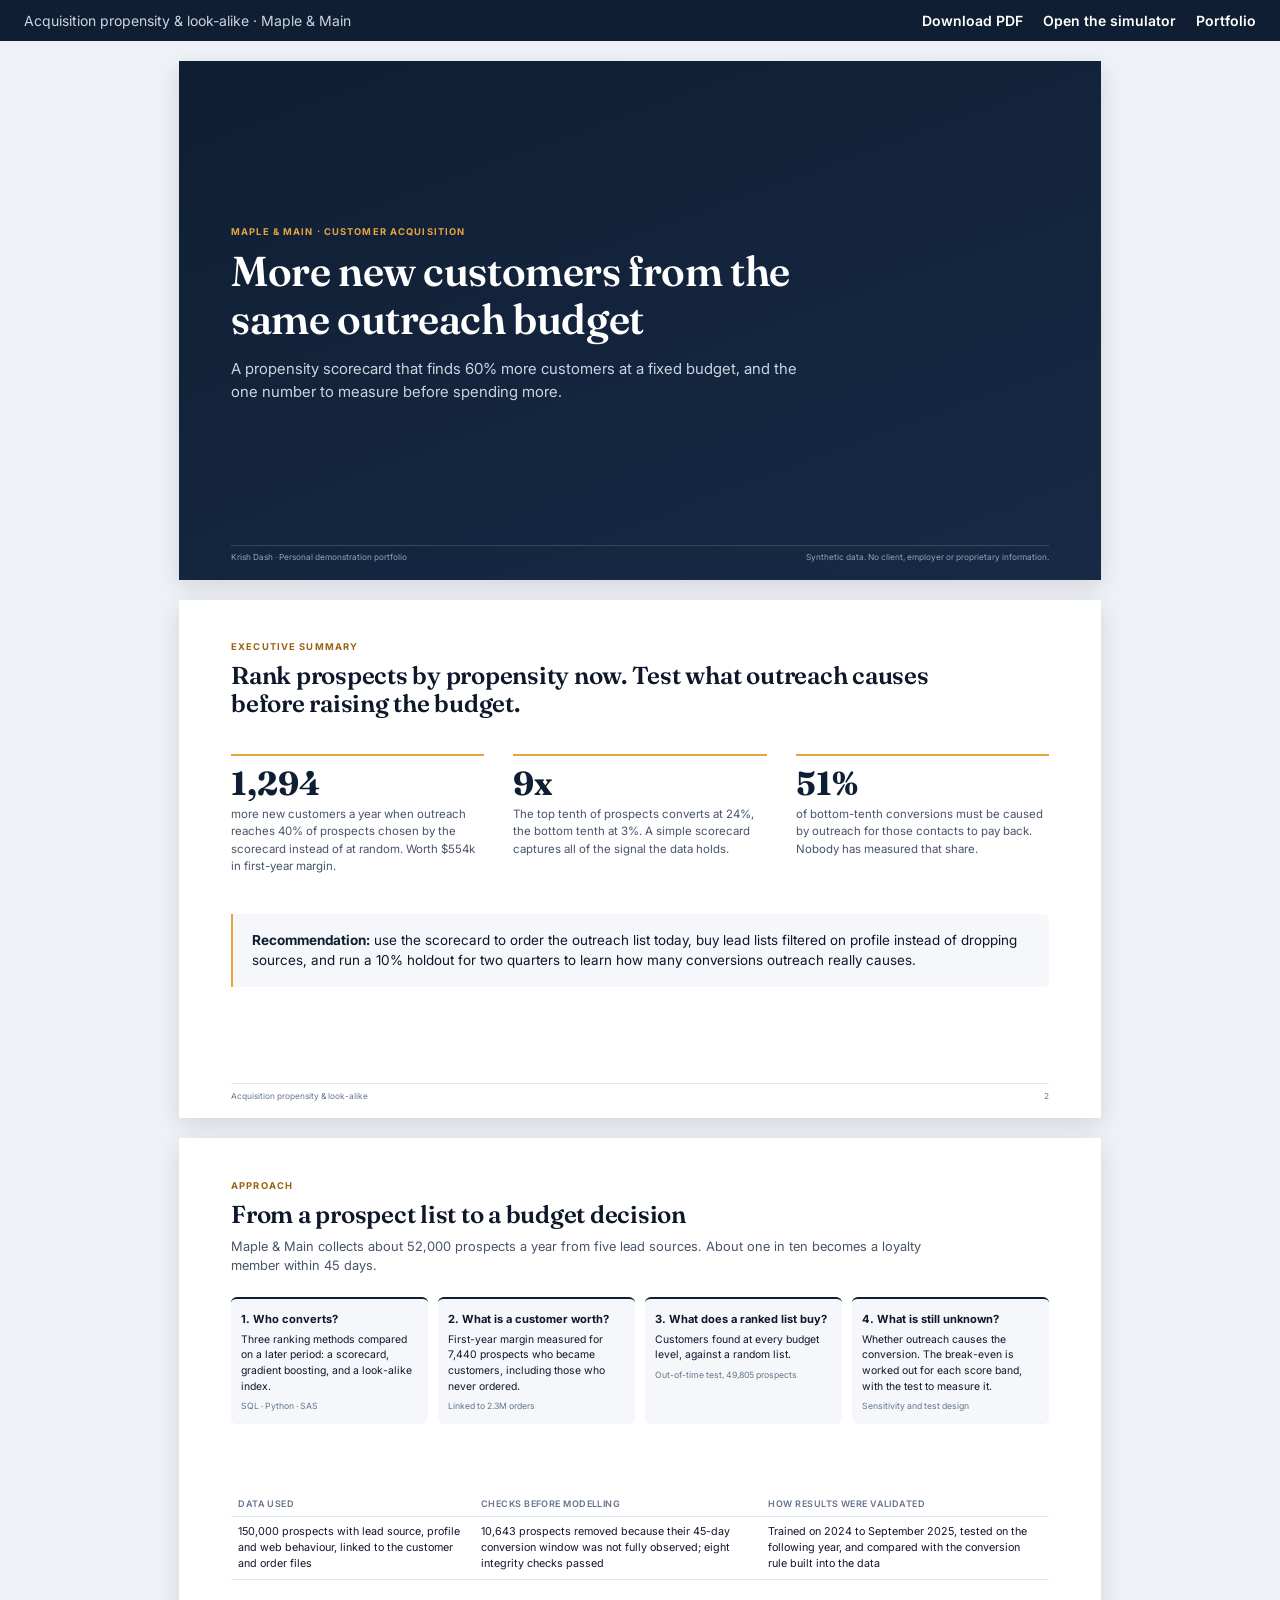
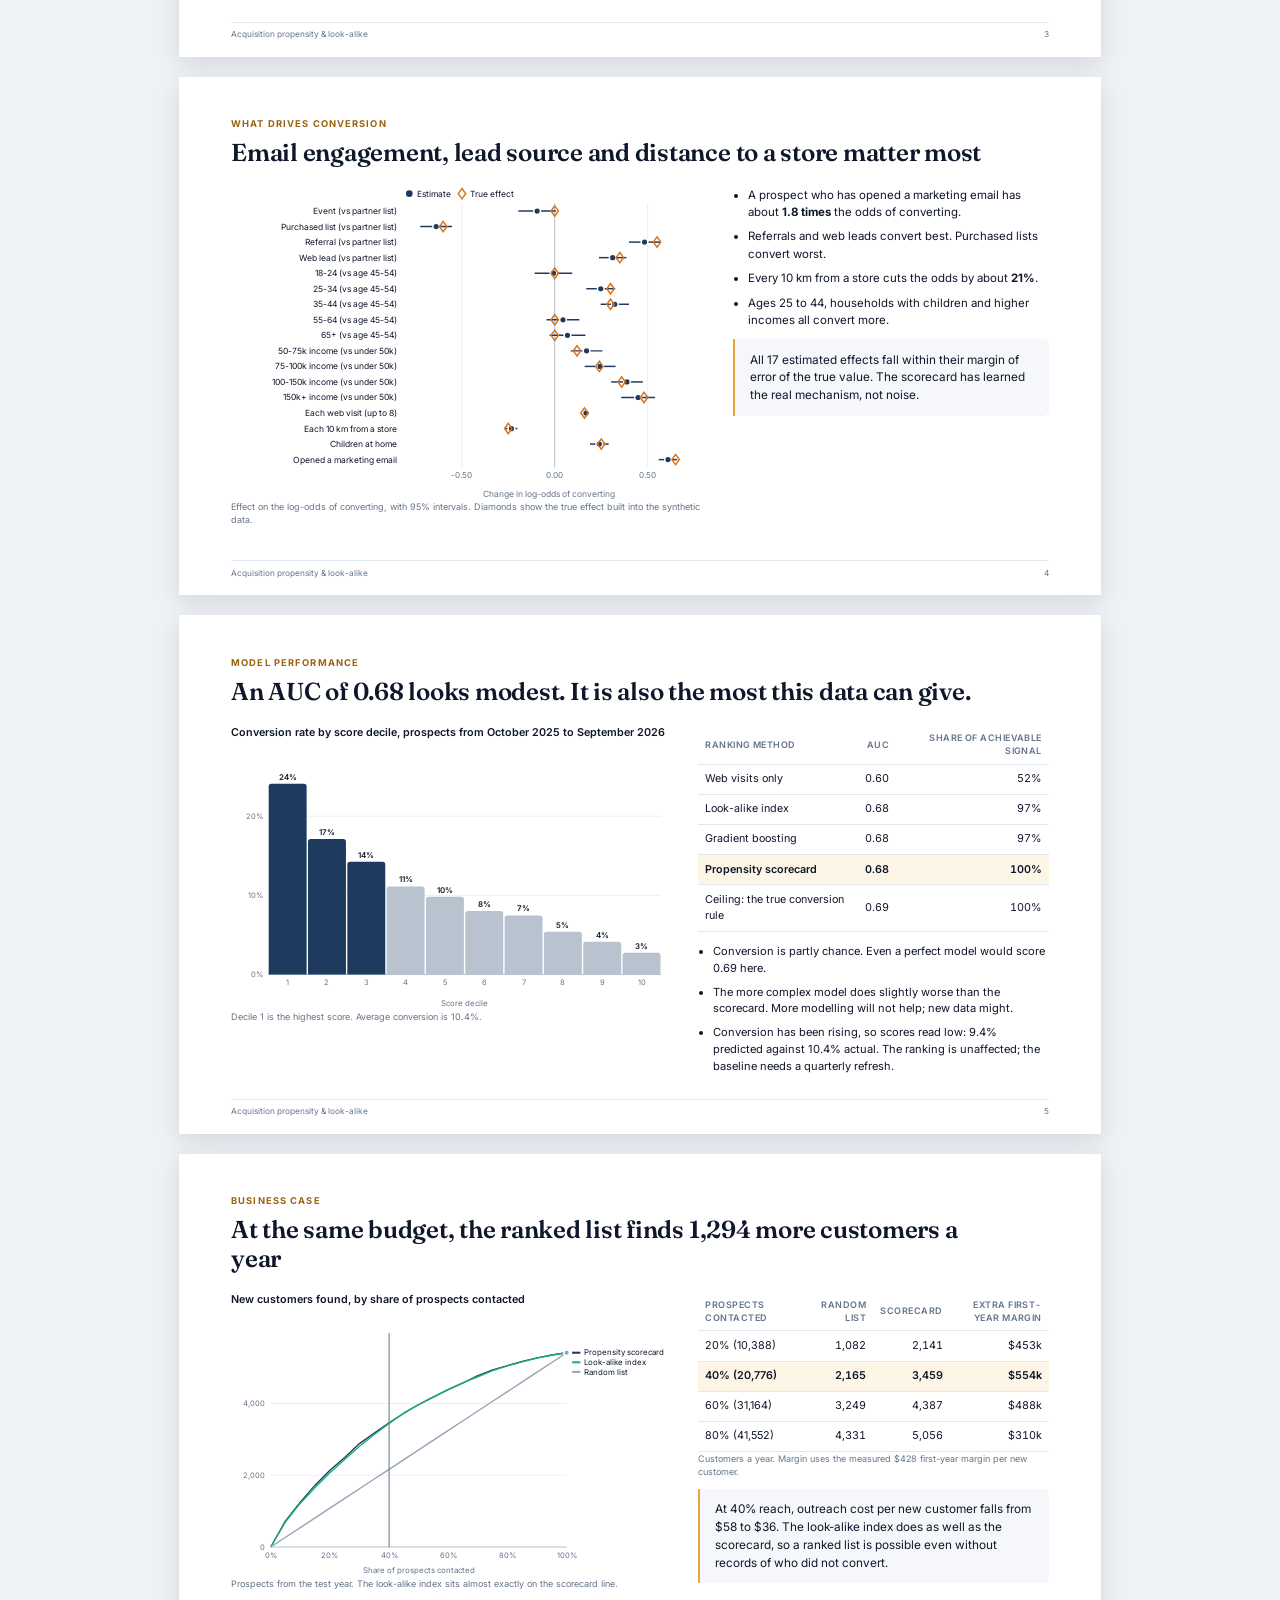
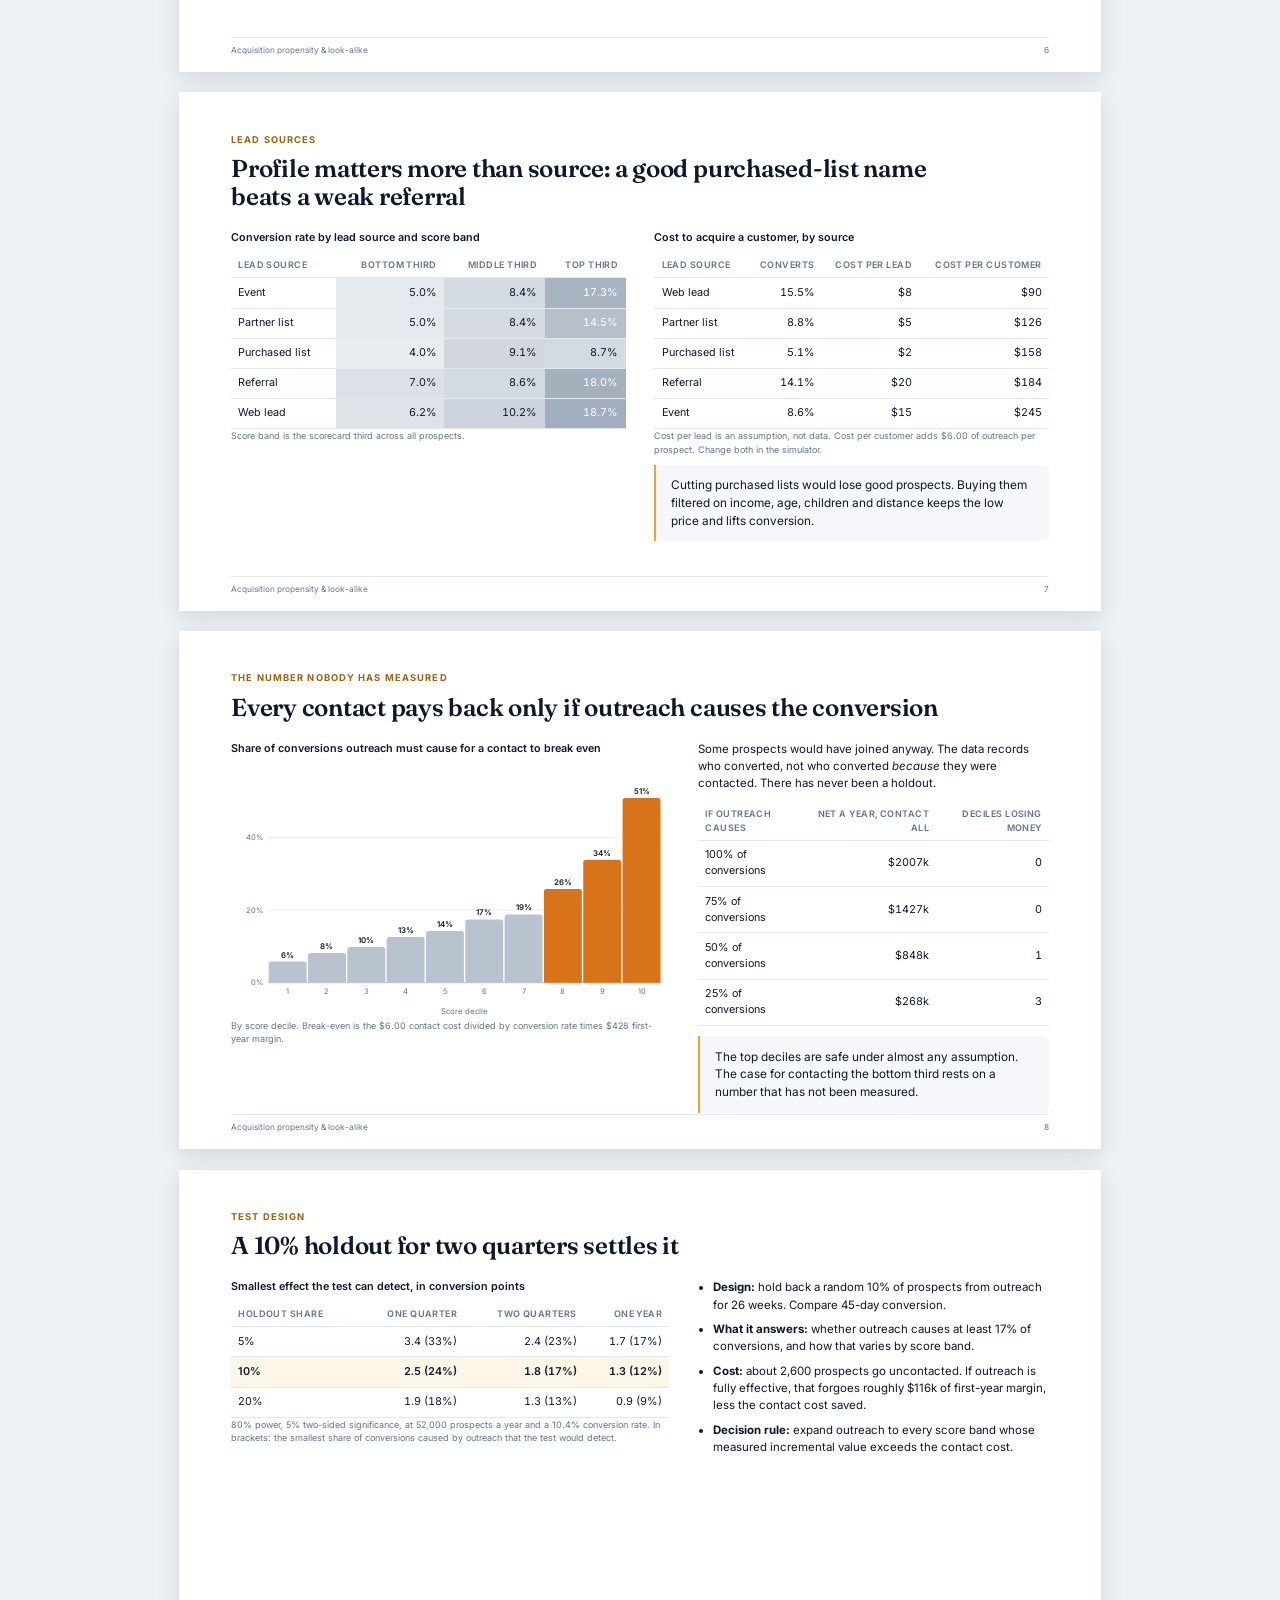
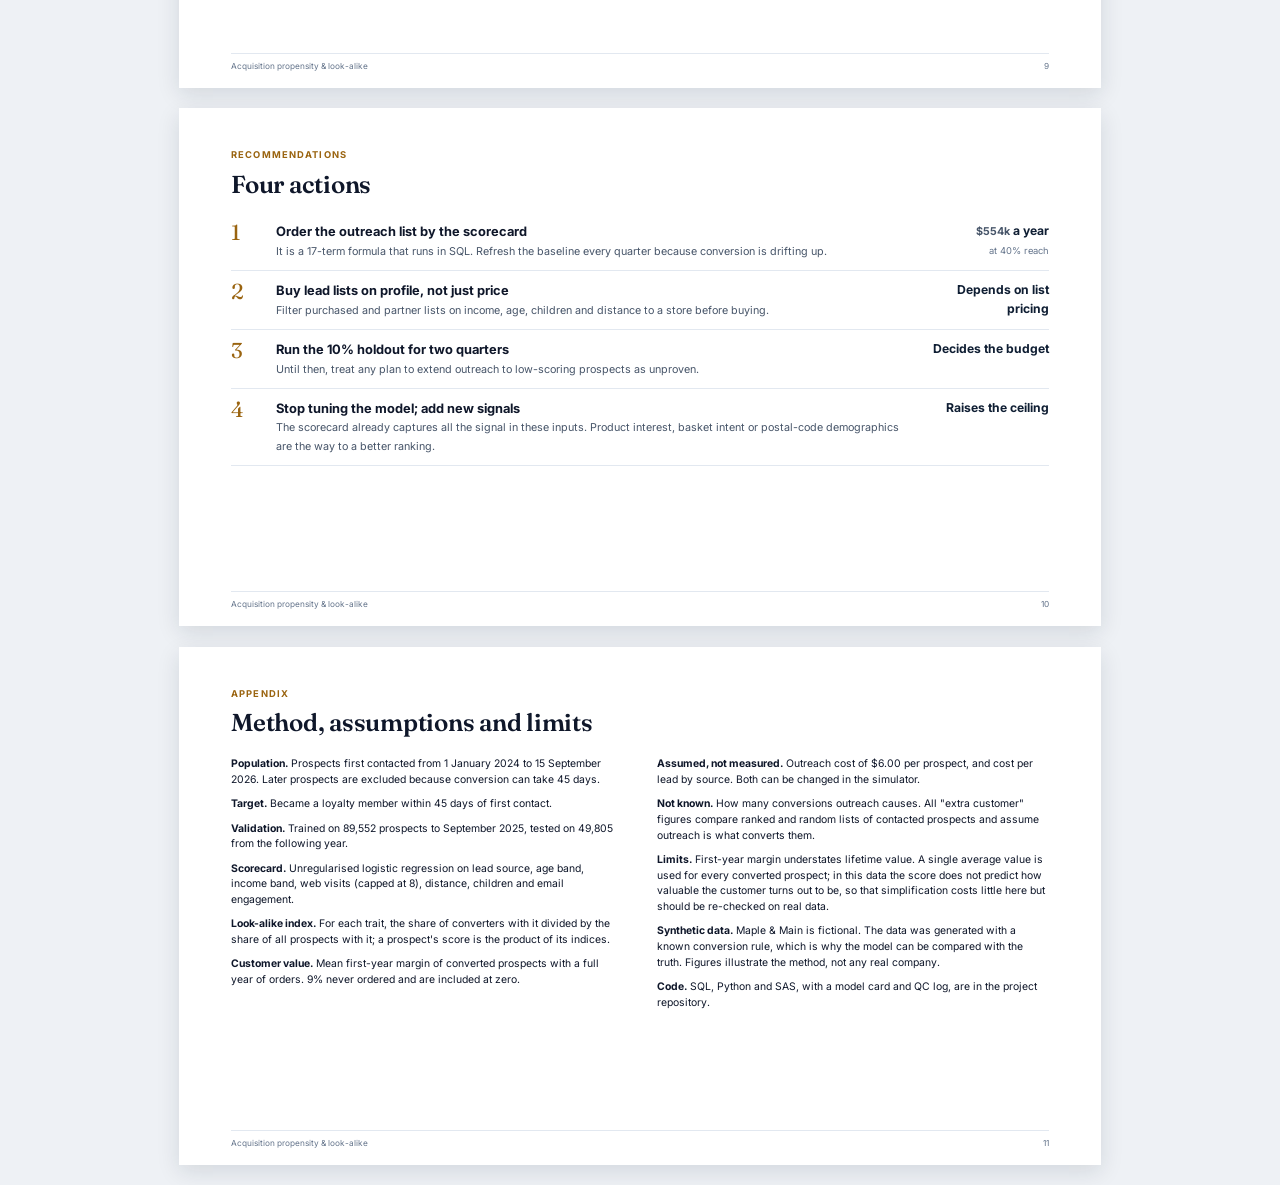
<file: projects/02-acquisition-propensity/deck/index.html>
<!DOCTYPE html>
<html lang="en-CA">
<head>
<meta charset="utf-8">
<meta name="viewport" content="width=device-width, initial-scale=1">
<title>Acquisition propensity & look-alike · Maple & Main · Krish Dash</title>
<link href="https://fonts.googleapis.com/css2?family=Inter:wght@400;500;600;700&family=Fraunces:opsz,wght@9..144,600&display=swap" rel="stylesheet">
<link rel="stylesheet" href="../../../assets/css/deck.css">
</head>
<body>
<div class="deck-bar"><span>Acquisition propensity &amp; look-alike · Maple &amp; Main</span><a href="deck.pdf">Download PDF</a><a href="../demo/">Open the simulator</a><a href="../../../">Portfolio</a></div>

<section class="slide title-slide">
  <div class="kicker">Maple &amp; Main · Customer acquisition</div>
  <h1>More new customers from the same outreach budget</h1>
  <p>A propensity scorecard that finds <span data-v="extraPct"></span> more customers at a fixed budget, and the one number to measure before spending more.</p>
  <div class="foot"><span>Krish Dash · Personal demonstration portfolio</span><span>Synthetic data. No client, employer or proprietary information.</span></div>
</section>

<section class="slide">
  <div class="kicker">Executive summary</div>
  <h2>Rank prospects by propensity now. Test what outreach causes before raising the budget.</h2>
  <div class="body cols-3" style="margin-top:50px;flex:0 0 auto">
    <div class="stat"><b data-v="extraCust"></b><span>more new customers a year when outreach reaches 40% of prospects chosen by the scorecard instead of at random. Worth <span data-v="extraMargin"></span> in first-year margin.</span></div>
    <div class="stat"><b data-v="ratio"></b><span>The top tenth of prospects converts at <span data-v="topRate"></span>, the bottom tenth at <span data-v="botRate"></span>. A simple scorecard captures all of the signal the data holds.</span></div>
    <div class="stat"><b data-v="beBottom"></b><span>of bottom-tenth conversions must be caused by outreach for those contacts to pay back. Nobody has measured that share.</span></div>
  </div>
  <div class="callout" style="margin-top:54px;font-size:19px;padding:22px 26px"><b>Recommendation:</b> use the scorecard to order the outreach list today, buy lead lists filtered on profile instead of dropping sources, and run a 10% holdout for two quarters to learn how many conversions outreach really causes.</div>
  <div class="foot"><span>Acquisition propensity &amp; look-alike</span><span>2</span></div>
</section>

<section class="slide">
  <div class="kicker">Approach</div>
  <h2>From a prospect list to a budget decision</h2>
  <p class="sub">Maple &amp; Main collects about <span data-v="perYear"></span> prospects a year from five lead sources. About one in ten becomes a loyalty member within 45 days.</p>
  <div class="body" style="margin-top:30px">
    <div class="flow" style="grid-template-columns:repeat(4,1fr)">
      <div><b>1. Who converts?</b>Three ranking methods compared on a later period: a scorecard, gradient boosting, and a look-alike index.<small>SQL · Python · SAS</small></div>
      <div><b>2. What is a customer worth?</b>First-year margin measured for <span data-v="valN"></span> prospects who became customers, including those who never ordered.<small>Linked to 2.3M orders</small></div>
      <div><b>3. What does a ranked list buy?</b>Customers found at every budget level, against a random list.<small>Out-of-time test, <span data-v="testN"></span> prospects</small></div>
      <div><b>4. What is still unknown?</b>Whether outreach causes the conversion. The break-even is worked out for each score band, with the test to measure it.<small>Sensitivity and test design</small></div>
    </div>
    <table class="t" style="margin-top:6px">
      <tr><th>Data used</th><th>Checks before modelling</th><th>How results were validated</th></tr>
      <tr><td>150,000 prospects with lead source, profile and web behaviour, linked to the customer and order files</td>
          <td><span data-v="dropped"></span> prospects removed because their 45-day conversion window was not fully observed; eight integrity checks passed</td>
          <td>Trained on 2024 to September 2025, tested on the following year, and compared with the conversion rule built into the data</td></tr>
    </table>
  </div>
  <div class="foot"><span>Acquisition propensity &amp; look-alike</span><span>3</span></div>
</section>

<section class="slide">
  <div class="kicker">What drives conversion</div>
  <h2>Email engagement, lead source and distance to a store matter most</h2>
  <div class="body cols-2" style="grid-template-columns:1.5fr 1fr">
    <div>
      <div id="forest"></div>
      <p class="chart-note">Effect on the log-odds of converting, with 95% intervals. Diamonds show the true effect built into the synthetic data.</p>
    </div>
    <div>
      <ul style="font-size:16px">
        <li>A prospect who has opened a marketing email has about <b><span data-v="orEmail"></span> times</b> the odds of converting.</li>
        <li>Referrals and web leads convert best. Purchased lists convert worst.</li>
        <li>Every 10 km from a store cuts the odds by about <b><span data-v="distCut"></span></b>.</li>
        <li>Ages 25 to 44, households with children and higher incomes all convert more.</li>
      </ul>
      <div class="callout" style="margin-top:14px">All <span data-v="effN"></span> estimated effects fall within their margin of error of the true value. The scorecard has learned the real mechanism, not noise.</div>
    </div>
  </div>
  <div class="foot"><span>Acquisition propensity &amp; look-alike</span><span>4</span></div>
</section>

<section class="slide">
  <div class="kicker">Model performance</div>
  <h2>An AUC of <span data-v="auc"></span> looks modest. It is also the most this data can give.</h2>
  <div class="body cols-2">
    <div>
      <div class="chart-title">Conversion rate by score decile, prospects from October 2025 to September 2026</div>
      <div id="liftChart"></div>
      <p class="chart-note">Decile 1 is the highest score. Average conversion is <span data-v="avgRate"></span>.</p>
    </div>
    <div>
      <table class="t">
        <tr><th>Ranking method</th><th class="n">AUC</th><th class="n">Share of achievable signal</th></tr>
        <tr><td>Web visits only</td><td class="n" data-v="aucRule"></td><td class="n" data-v="sigRule"></td></tr>
        <tr><td>Look-alike index</td><td class="n" data-v="aucLook"></td><td class="n" data-v="sigLook"></td></tr>
        <tr><td>Gradient boosting</td><td class="n" data-v="aucGbm"></td><td class="n" data-v="sigGbm"></td></tr>
        <tr class="hl"><td>Propensity scorecard</td><td class="n" data-v="auc"></td><td class="n" data-v="sigCard"></td></tr>
        <tr><td>Ceiling: the true conversion rule</td><td class="n" data-v="aucCeil"></td><td class="n">100%</td></tr>
      </table>
      <ul style="margin-top:16px;font-size:15.5px">
        <li>Conversion is partly chance. Even a perfect model would score <span data-v="aucCeil"></span> here.</li>
        <li>The more complex model does slightly worse than the scorecard. More modelling will not help; new data might.</li>
        <li>Conversion has been rising, so scores read low: <span data-v="predAfter"></span> predicted against <span data-v="avgRate"></span> actual. The ranking is unaffected; the baseline needs a quarterly refresh.</li>
      </ul>
    </div>
  </div>
  <div class="foot"><span>Acquisition propensity &amp; look-alike</span><span>5</span></div>
</section>

<section class="slide">
  <div class="kicker">Business case</div>
  <h2>At the same budget, the ranked list finds <span data-v="extraCust"></span> more customers a year</h2>
  <div class="body cols-2">
    <div>
      <div class="chart-title">New customers found, by share of prospects contacted</div>
      <div id="gainChart"></div>
      <p class="chart-note">Prospects from the test year. The look-alike index sits almost exactly on the scorecard line.</p>
    </div>
    <div>
      <table class="t">
        <tr><th>Prospects contacted</th><th class="n">Random list</th><th class="n">Scorecard</th><th class="n">Extra first-year margin</th></tr>
        <tbody id="budgetTable"></tbody>
      </table>
      <p class="chart-note">Customers a year. Margin uses the measured <span data-v="value"></span> first-year margin per new customer.</p>
      <div class="callout" style="margin-top:14px">At 40% reach, outreach cost per new customer falls from <span data-v="cpcRandom"></span> to <span data-v="cpcCard"></span>. The look-alike index does as well as the scorecard, so a ranked list is possible even without records of who did not convert.</div>
    </div>
  </div>
  <div class="foot"><span>Acquisition propensity &amp; look-alike</span><span>6</span></div>
</section>

<section class="slide">
  <div class="kicker">Lead sources</div>
  <h2>Profile matters more than source: a good purchased-list name beats a weak referral</h2>
  <div class="body cols-even">
    <div>
      <div class="chart-title">Conversion rate by lead source and score band</div>
      <table class="t" style="margin-top:8px">
        <tr><th>Lead source</th><th class="n">Bottom third</th><th class="n">Middle third</th><th class="n">Top third</th></tr>
        <tbody id="mixTable"></tbody>
      </table>
      <p class="chart-note">Score band is the scorecard third across all prospects.</p>
    </div>
    <div>
      <div class="chart-title">Cost to acquire a customer, by source</div>
      <table class="t" style="margin-top:8px">
        <tr><th>Lead source</th><th class="n">Converts</th><th class="n">Cost per lead</th><th class="n">Cost per customer</th></tr>
        <tbody id="srcTable"></tbody>
      </table>
      <p class="chart-note">Cost per lead is an assumption, not data. Cost per customer adds <span data-v="cpc"></span> of outreach per prospect. Change both in the simulator.</p>
      <div class="callout" style="margin-top:12px">Cutting purchased lists would lose good prospects. Buying them filtered on income, age, children and distance keeps the low price and lifts conversion.</div>
    </div>
  </div>
  <div class="foot"><span>Acquisition propensity &amp; look-alike</span><span>7</span></div>
</section>

<section class="slide">
  <div class="kicker">The number nobody has measured</div>
  <h2>Every contact pays back only if outreach causes the conversion</h2>
  <div class="body cols-2">
    <div>
      <div class="chart-title">Share of conversions outreach must cause for a contact to break even</div>
      <div id="beChart"></div>
      <p class="chart-note">By score decile. Break-even is the <span data-v="cpc"></span> contact cost divided by conversion rate times <span data-v="value"></span> first-year margin.</p>
    </div>
    <div>
      <p style="font-size:16px">Some prospects would have joined anyway. The data records who converted, not who converted <i>because</i> they were contacted. There has never been a holdout.</p>
      <table class="t">
        <tr><th>If outreach causes</th><th class="n">Net a year, contact all</th><th class="n">Deciles losing money</th></tr>
        <tbody id="incTable"></tbody>
      </table>
      <div class="callout" style="margin-top:14px">The top deciles are safe under almost any assumption. The case for contacting the bottom third rests on a number that has not been measured.</div>
    </div>
  </div>
  <div class="foot"><span>Acquisition propensity &amp; look-alike</span><span>8</span></div>
</section>

<section class="slide">
  <div class="kicker">Test design</div>
  <h2>A 10% holdout for two quarters settles it</h2>
  <div class="body cols-2">
    <div>
      <div class="chart-title">Smallest effect the test can detect, in conversion points</div>
      <table class="t" style="margin-top:8px">
        <tr><th>Holdout share</th><th class="n">One quarter</th><th class="n">Two quarters</th><th class="n">One year</th></tr>
        <tbody id="mdeTable"></tbody>
      </table>
      <p class="chart-note">80% power, 5% two-sided significance, at <span data-v="perYear"></span> prospects a year and a <span data-v="avgRate"></span> conversion rate. In brackets: the smallest share of conversions caused by outreach that the test would detect.</p>
    </div>
    <div>
      <ul style="font-size:16px">
        <li><b>Design:</b> hold back a random 10% of prospects from outreach for 26 weeks. Compare 45-day conversion.</li>
        <li><b>What it answers:</b> whether outreach causes at least <span data-v="mdeInc"></span> of conversions, and how that varies by score band.</li>
        <li><b>Cost:</b> about <span data-v="heldBack"></span> prospects go uncontacted. If outreach is fully effective, that forgoes roughly <span data-v="testCost"></span> of first-year margin, less the contact cost saved.</li>
        <li><b>Decision rule:</b> expand outreach to every score band whose measured incremental value exceeds the contact cost.</li>
      </ul>
    </div>
  </div>
  <div class="foot"><span>Acquisition propensity &amp; look-alike</span><span>9</span></div>
</section>

<section class="slide">
  <div class="kicker">Recommendations</div>
  <h2>Four actions</h2>
  <div class="body" style="gap:0;margin-top:20px;display:block">
    <div class="act"><i>1</i><div><b>Order the outreach list by the scorecard</b><span>It is a 17-term formula that runs in SQL. Refresh the baseline every quarter because conversion is drifting up.</span></div><em><span data-v="extraMargin"></span> a year<br><span style="font-weight:400;font-size:13px;color:#64748b">at 40% reach</span></em></div>
    <div class="act"><i>2</i><div><b>Buy lead lists on profile, not just price</b><span>Filter purchased and partner lists on income, age, children and distance to a store before buying.</span></div><em>Depends on list pricing</em></div>
    <div class="act"><i>3</i><div><b>Run the 10% holdout for two quarters</b><span>Until then, treat any plan to extend outreach to low-scoring prospects as unproven.</span></div><em>Decides the budget</em></div>
    <div class="act"><i>4</i><div><b>Stop tuning the model; add new signals</b><span>The scorecard already captures all the signal in these inputs. Product interest, basket intent or postal-code demographics are the way to a better ranking.</span></div><em>Raises the ceiling</em></div>
  </div>
  <div class="foot"><span>Acquisition propensity &amp; look-alike</span><span>10</span></div>
</section>

<section class="slide">
  <div class="kicker">Appendix</div>
  <h2>Method, assumptions and limits</h2>
  <div class="body cols-even" style="font-size:14.5px;gap:48px">
    <div>
      <p><b>Population.</b> Prospects first contacted from 1 January 2024 to 15 September 2026. Later prospects are excluded because conversion can take 45 days.</p>
      <p><b>Target.</b> Became a loyalty member within 45 days of first contact.</p>
      <p><b>Validation.</b> Trained on <span data-v="trainN"></span> prospects to September 2025, tested on <span data-v="testN"></span> from the following year.</p>
      <p><b>Scorecard.</b> Unregularised logistic regression on lead source, age band, income band, web visits (capped at 8), distance, children and email engagement.</p>
      <p><b>Look-alike index.</b> For each trait, the share of converters with it divided by the share of all prospects with it; a prospect's score is the product of its indices.</p>
      <p><b>Customer value.</b> Mean first-year margin of converted prospects with a full year of orders. <span data-v="never"></span> never ordered and are included at zero.</p>
    </div>
    <div>
      <p><b>Assumed, not measured.</b> Outreach cost of <span data-v="cpc"></span> per prospect, and cost per lead by source. Both can be changed in the simulator.</p>
      <p><b>Not known.</b> How many conversions outreach causes. All "extra customer" figures compare ranked and random lists of contacted prospects and assume outreach is what converts them.</p>
      <p><b>Limits.</b> First-year margin understates lifetime value. A single average value is used for every converted prospect; in this data the score does not predict how valuable the customer turns out to be, so that simplification costs little here but should be re-checked on real data.</p>
      <p><b>Synthetic data.</b> Maple &amp; Main is fictional. The data was generated with a known conversion rule, which is why the model can be compared with the truth. Figures illustrate the method, not any real company.</p>
      <p><b>Code.</b> SQL, Python and SAS, with a model card and QC log, are in the project repository.</p>
    </div>
  </div>
  <div class="foot"><span>Acquisition propensity &amp; look-alike</span><span>11</span></div>
</section>

<script src="../outputs/report_data.js"></script>
<script src="../../../assets/js/charts.js"></script>
<script>
const P = window.P2, n0 = v => Math.round(v).toLocaleString("en-CA"), M = P.models, gt = P.ground_truth, sig = gt.share_of_signal_captured;
const b40 = P.budget_scenarios.find(b => b.share === 40), dec = P.deciles, eff = Object.fromEntries(P.effects.map(e => [e.term, e]));
const td = P.test_design.find(t => t.holdout_share === 0.1 && t.weeks === 26), dol = v => "$" + v.toFixed(0);
const V = {
  extraPct: MM.pct(b40.extra_customers / b40.customers_random, 0), extraCust: n0(b40.extra_customers), extraMargin: MM.cadK(b40.extra_first_year_margin),
  ratio: (M.scorecard.top_decile_rate / M.scorecard.bottom_decile_rate).toFixed(0) + "x", topRate: MM.pct(M.scorecard.top_decile_rate, 0), botRate: MM.pct(M.scorecard.bottom_decile_rate, 0),
  beBottom: MM.pct(dec[9].breakeven_incrementality, 0), perYear: n0(Math.round(P.prospects_per_year / 1000) * 1000), valN: n0(P.value.customers_measured),
  testN: n0(P.rows.test), trainN: n0(P.rows.train), dropped: n0(P.qc["dropped: first contact before 2024-01-01 (converters only)"] + P.qc["dropped: first contact after 2026-09-15 (conversion window still open)"]),
  orEmail: Math.exp(eff.email_engaged_flag.estimate).toFixed(1), distCut: MM.pct(1 - Math.exp(eff.distance_to_store_km.estimate), 0),
  effN: gt.effects_within_95pct_interval === gt.effects_total ? gt.effects_total : gt.effects_within_95pct_interval + " of " + gt.effects_total,
  auc: M.scorecard.auc.toFixed(2), aucRule: M.web_visits_rule.auc.toFixed(2), aucLook: M.lookalike.auc.toFixed(2), aucGbm: M.boosting.auc.toFixed(2), aucCeil: gt.auc_ceiling.toFixed(2),
  sigRule: MM.pct(sig.web_visits_rule, 0), sigLook: MM.pct(sig.lookalike, 0), sigGbm: MM.pct(sig.boosting, 0), sigCard: MM.pct(Math.min(1, sig.scorecard), 0),
  avgRate: MM.pct(P.conversion_rate.test), predAfter: MM.pct(P.scorecard.mean_predicted_after_refresh),
  value: dol(P.value.first_year_margin_mean), cpcRandom: dol(b40.cost_per_customer_random), cpcCard: dol(b40.cost_per_customer_scorecard), cpc: "$" + P.cost_per_contact.toFixed(2),
  mdeInc: MM.pct(td.smallest_incrementality_detectable, 0), heldBack: n0(Math.round(td.holdout_n / 100) * 100),
  testCost: MM.cadK(td.holdout_n * P.conversion_rate.test * P.value.first_year_margin_mean), never: MM.pct(P.value.never_ordered, 0),
};
document.querySelectorAll("[data-v]").forEach(e => { e.textContent = V[e.dataset.v] ?? "?"; });

MM.forest("#forest", { width: 640, row: 21, labelWidth: 235, legend: ["Estimate", "True effect"], xTitle: "Change in log-odds of converting",
  data: P.effects.map(e => ({ label: e.label, value: e.estimate, lo: e.estimate - 1.96 * e.se, hi: e.estimate + 1.96 * e.se, ref: e.true })) });
MM.bars("#liftChart", { width: 640, height: 390, fmt: v => MM.pct(v, 0), xTitle: "Score decile",
  data: P.lift.map(d => ({ label: d.decile, value: d.conversion_rate, color: d.decile <= 3 ? MM.C.focus : MM.C.context,
    tip: `<b>Decile ${d.decile}</b><br>Converts ${MM.pct(d.conversion_rate)}<br>${d.lift.toFixed(1)}x average<br>Cumulative capture ${MM.pct(d.cum_capture, 0)}` })) });
const scale = P.converters_per_year / P.curves["Random list"][19].converters;
MM.lines("#gainChart", { width: 640, height: 390, rightPad: 150, xFmt: v => v + "%", yFmt: v => n0(v), xTitle: "Share of prospects contacted", mark: 40,
  series: [["Propensity scorecard", MM.C.focus], ["Look-alike index", "#1baf7a"], ["Random list", "#94a3b8"]].map(([k, c]) =>
    ({ name: k, color: c, points: [[0, 0]].concat(P.curves[k].map(p => [p.share, p.converters * scale])) })) });
document.getElementById("budgetTable").innerHTML = P.budget_scenarios.map(b =>
  `<tr class="${b.share === 40 ? "hl" : ""}"><td>${b.share}% (${n0(b.contacts_per_year)})</td><td class="n">${n0(b.customers_random)}</td><td class="n">${n0(b.customers_scorecard)}</td><td class="n">${MM.cadK(b.extra_first_year_margin)}</td></tr>`).join("");
const bands = ["Bottom third", "Middle third", "Top third"], srcs = [...new Set(P.source_by_score.map(r => r.lead_source))];
document.getElementById("mixTable").innerHTML = srcs.map(s => `<tr><td>${s}</td>` + bands.map(b => {
  const r = P.source_by_score.find(x => x.lead_source === s && x.band === b);
  return `<td class="n" style="background:rgba(31,58,95,${(r.mean * 2.2).toFixed(2)});color:${r.mean > 0.13 ? "#fff" : "inherit"}">${MM.pct(r.mean)}</td>`; }).join("") + "</tr>").join("");
document.getElementById("srcTable").innerHTML = [...P.sources].sort((a, b) => a.cost_per_customer - b.cost_per_customer).map(s =>
  `<tr><td>${s.lead_source}</td><td class="n">${MM.pct(s.conversion_rate)}</td><td class="n">$${s.cost_per_lead.toFixed(0)}</td><td class="n">$${s.cost_per_customer.toFixed(0)}</td></tr>`).join("");
MM.bars("#beChart", { width: 640, height: 380, fmt: v => MM.pct(v, 0), xTitle: "Score decile",
  data: dec.map(d => ({ label: d.decile, value: d.breakeven_incrementality, color: d.decile >= 8 ? MM.C.accent : MM.C.context,
    tip: `<b>Decile ${d.decile}</b><br>Converts ${MM.pct(d.conversion_rate)}<br>Breaks even if outreach causes ${MM.pct(d.breakeven_incrementality, 0)} of conversions` })) });
document.getElementById("incTable").innerHTML = P.incrementality_scenarios.map(s =>
  `<tr><td>${MM.pct(s.incrementality, 0)} of conversions</td><td class="n">${MM.cadK(s.net_contact_all)}</td><td class="n">${s.deciles_losing_money}</td></tr>`).join("");
document.getElementById("mdeTable").innerHTML = [0.05, 0.1, 0.2].map(h => `<tr class="${h === 0.1 ? "hl" : ""}"><td>${MM.pct(h, 0)}</td>` + [13, 26, 52].map(w => {
  const t = P.test_design.find(x => x.holdout_share === h && x.weeks === w);
  return `<td class="n">${(t.mde_points * 100).toFixed(1)} (${MM.pct(t.smallest_incrementality_detectable, 0)})</td>`; }).join("") + "</tr>").join("");
</script>
</body>
</html>
</file>
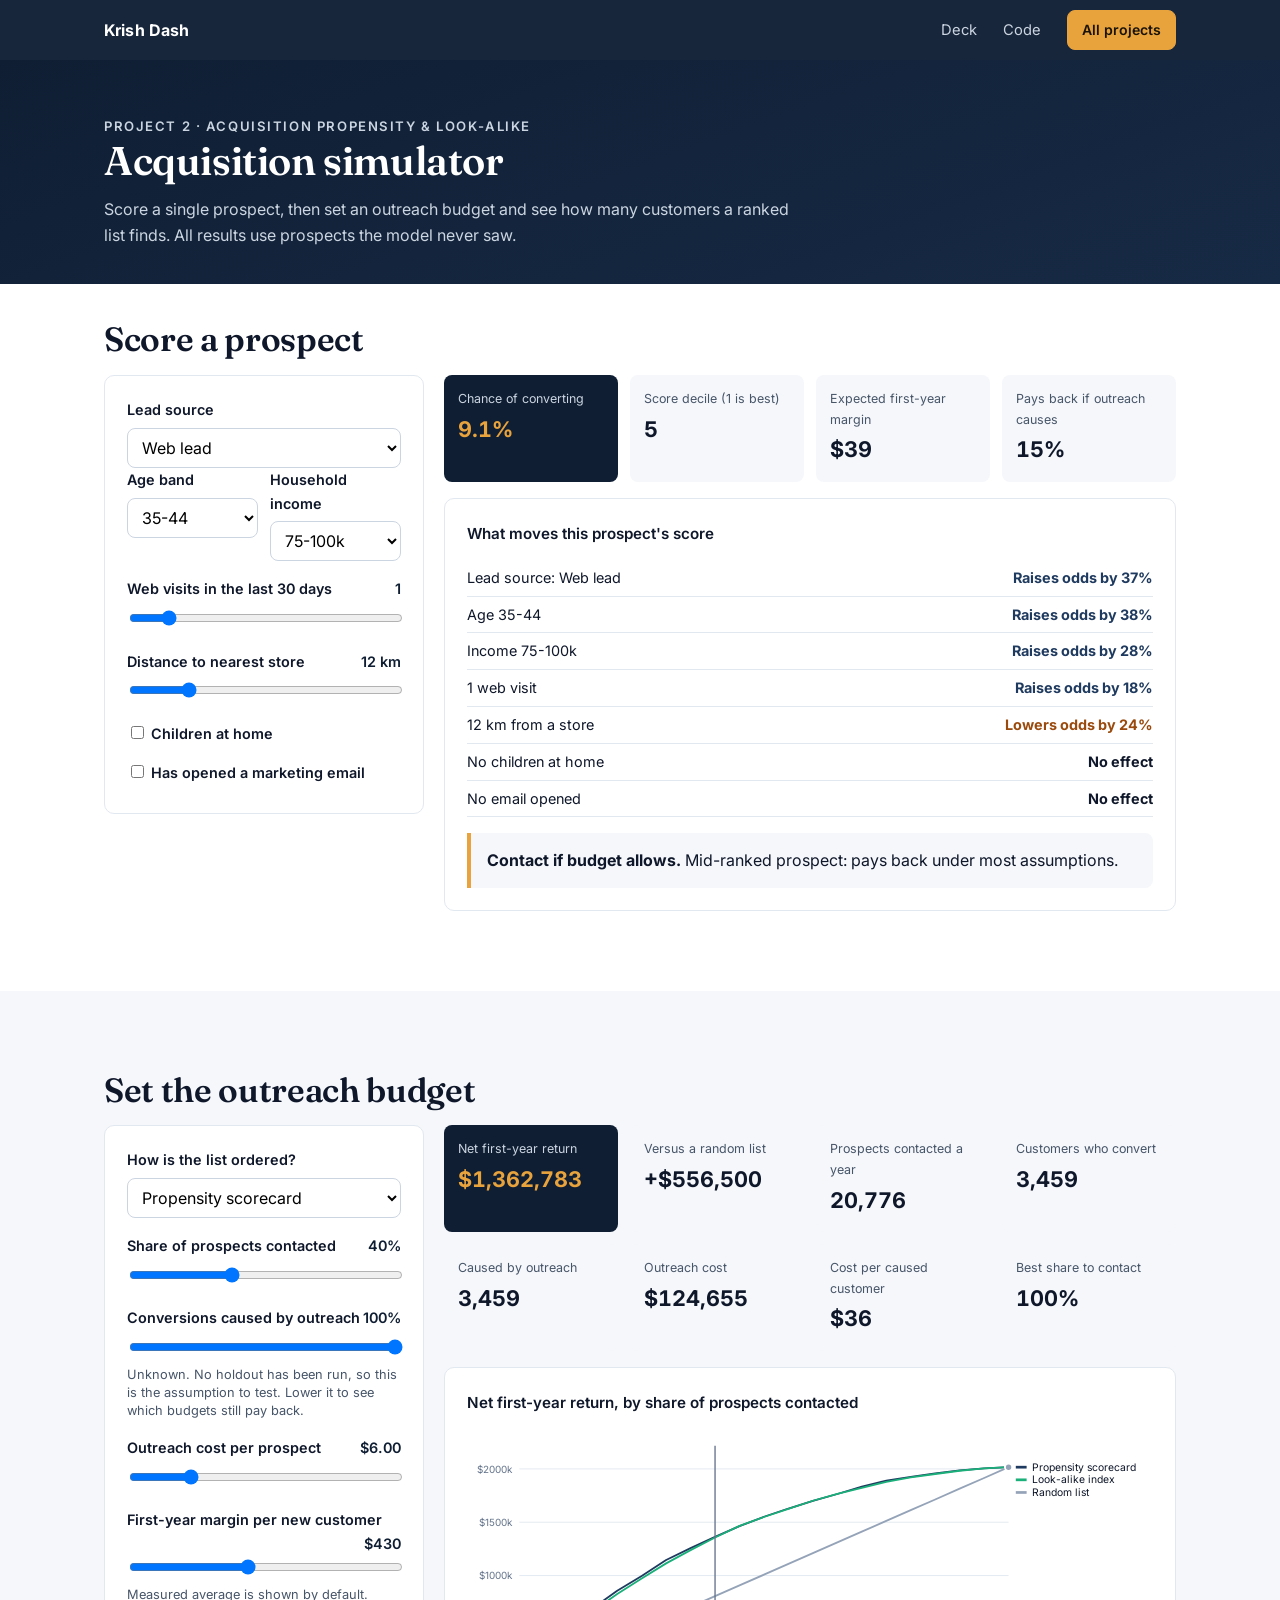
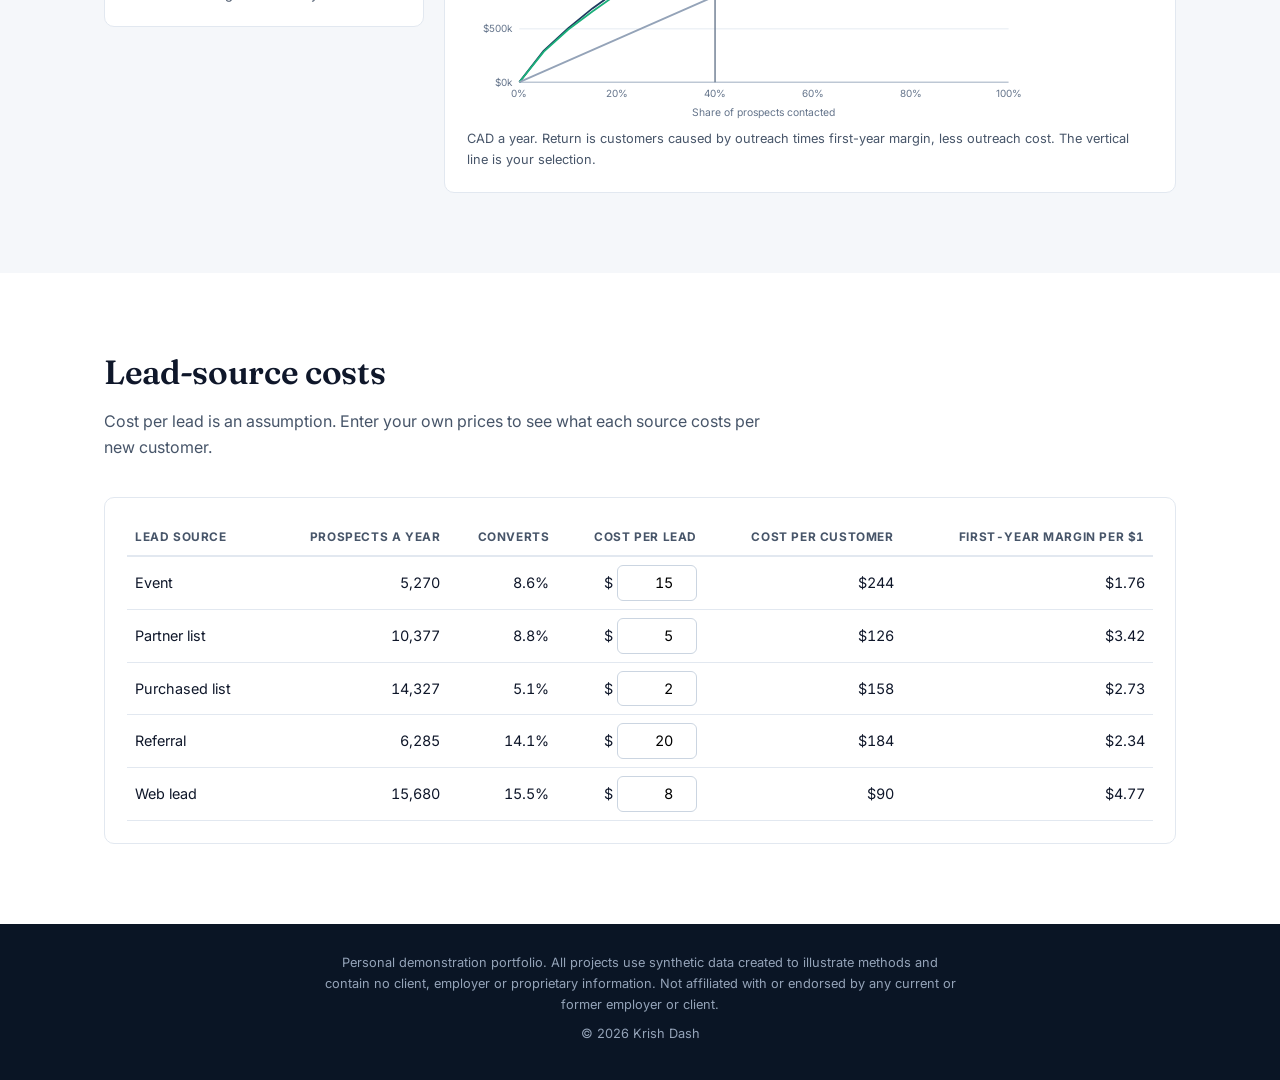
<file: projects/02-acquisition-propensity/demo/index.html>
<!DOCTYPE html>
<html lang="en-CA">
<head>
<meta charset="utf-8">
<meta name="viewport" content="width=device-width, initial-scale=1">
<title>Acquisition simulator · Maple & Main · Krish Dash</title>
<link href="https://fonts.googleapis.com/css2?family=Inter:wght@400;500;600;700&family=Fraunces:opsz,wght@9..144,600&display=swap" rel="stylesheet">
<link rel="stylesheet" href="../../../assets/css/site.css">
<style>
  .demo-head { background: linear-gradient(160deg, var(--navy), var(--navy-2)); color: #fff; padding: 44px 0 36px; }
  .demo-head h1 { font-size: clamp(1.8rem, 4vw, 2.5rem); }
  .demo-head p { color: #cbd5e1; max-width: 70ch; margin: 12px 0 0; }
  .panel { background: #fff; border: 1px solid var(--line); border-radius: var(--radius); padding: 22px; }
  .sim { display: grid; grid-template-columns: 320px 1fr; gap: 20px; align-items: start; }
  .ctl label { display: block; font-weight: 600; font-size: .9rem; margin: 16px 0 6px; }
  .ctl label:first-child { margin-top: 0; }
  .ctl select, .ctl input[type=range] { width: 100%; }
  .ctl select, .ctl input[type=number] { padding: 8px 10px; border: 1px solid #cbd5e1; border-radius: 8px; font: inherit; background: #fff; }
  .ctl output { float: right; font-weight: 600; color: var(--navy); }
  .ctl small { display: block; color: var(--slate); font-size: .8rem; margin-top: 4px; line-height: 1.4; }
  .row2 { display: grid; grid-template-columns: 1fr 1fr; gap: 12px; }
  .check { display: flex; align-items: center; gap: 8px; font-weight: 500; font-size: .92rem; margin-top: 14px; }
  .kpis { display: grid; grid-template-columns: repeat(4, 1fr); gap: 12px; margin-bottom: 16px; }
  .kpi { background: var(--bg-alt); border-radius: 8px; padding: 14px; }
  .kpi span { display: block; font-size: .78rem; color: var(--slate); }
  .kpi b { display: block; font-size: 1.35rem; margin-top: 2px; font-variant-numeric: tabular-nums; }
  .kpi.main { background: var(--navy); } .kpi.main span { color: #cbd5e1; } .kpi.main b { color: var(--accent); }
  .ct { font-weight: 600; font-size: .95rem; } .cn { color: var(--slate); font-size: .8rem; margin-top: 6px; }
  .verdict { border-left: 4px solid var(--accent); background: var(--bg-alt); padding: 14px 16px; border-radius: 0 8px 8px 0; margin-top: 16px; }
  .why { margin: 14px 0 0; padding: 0; list-style: none; font-size: .9rem; }
  .why li { display: flex; justify-content: space-between; padding: 6px 0; border-bottom: 1px solid var(--line); }
  .why b.up { color: #1f3a5f; } .why b.down { color: #9a4a0c; }
  table.list { width: 100%; border-collapse: collapse; font-size: .9rem; }
  table.list th { text-align: left; font-size: .74rem; text-transform: uppercase; letter-spacing: .05em; color: var(--slate); border-bottom: 2px solid var(--line); padding: 8px; }
  table.list td { padding: 8px; border-bottom: 1px solid var(--line); } table.list .n { text-align: right; font-variant-numeric: tabular-nums; }
  table.list input { width: 80px; text-align: right; padding: 5px 8px; border: 1px solid #cbd5e1; border-radius: 6px; font: inherit; }
  h2 { margin-top: 0; }
  @media (max-width: 900px) { .sim { grid-template-columns: 1fr; } .kpis { grid-template-columns: 1fr 1fr; } }
</style>
</head>
<body>
<header class="nav"><div class="wrap nav-in"><a class="brand" href="../../../">Krish Dash</a>
  <nav><a href="../deck/">Deck</a><a href="https://github.com/kcdash/analytics-portfolio/tree/main/projects/02-acquisition-propensity">Code</a><a class="btn btn-sm" href="../../../#work">All projects</a></nav></div></header>

<section class="demo-head"><div class="wrap">
  <p class="eyebrow">Project 2 · Acquisition propensity &amp; look-alike</p>
  <h1>Acquisition simulator</h1>
  <p>Score a single prospect, then set an outreach budget and see how many customers a ranked list finds. All results use prospects the model never saw.</p>
</div></section>

<main>
<section class="section" style="padding-top:36px"><div class="wrap">
  <h2>Score a prospect</h2>
  <div class="sim">
    <div class="panel ctl">
      <label for="f_src">Lead source</label><select id="f_src"></select>
      <div class="row2">
        <div><label for="f_age">Age band</label><select id="f_age"></select></div>
        <div><label for="f_inc">Household income</label><select id="f_inc"></select></div>
      </div>
      <label for="f_vis">Web visits in the last 30 days <output id="o_vis"></output></label><input type="range" id="f_vis" min="0" max="8" value="1">
      <label for="f_dist">Distance to nearest store <output id="o_dist"></output></label><input type="range" id="f_dist" min="0" max="60" value="12">
      <label class="check"><input type="checkbox" id="f_kids"> Children at home</label>
      <label class="check"><input type="checkbox" id="f_email"> Has opened a marketing email</label>
    </div>
    <div>
      <div class="kpis">
        <div class="kpi main"><span>Chance of converting</span><b id="s_p"></b></div>
        <div class="kpi"><span>Score decile (1 is best)</span><b id="s_dec"></b></div>
        <div class="kpi"><span>Expected first-year margin</span><b id="s_ev"></b></div>
        <div class="kpi"><span>Pays back if outreach causes</span><b id="s_be"></b></div>
      </div>
      <div class="panel">
        <div class="ct">What moves this prospect's score</div>
        <ul class="why" id="s_why"></ul>
        <div class="verdict" id="s_verdict"></div>
      </div>
    </div>
  </div>
</div></section>

<section class="section alt"><div class="wrap">
  <h2>Set the outreach budget</h2>
  <div class="sim">
    <div class="panel ctl">
      <label for="rank">How is the list ordered?</label><select id="rank"></select>
      <label for="share">Share of prospects contacted <output id="o_share"></output></label><input type="range" id="share" min="5" max="100" step="5" value="40">
      <label for="inc">Conversions caused by outreach <output id="o_inc"></output></label><input type="range" id="inc" min="10" max="100" step="5" value="100">
      <small>Unknown. No holdout has been run, so this is the assumption to test. Lower it to see which budgets still pay back.</small>
      <label for="cost">Outreach cost per prospect <output id="o_cost"></output></label><input type="range" id="cost" min="1" max="25" step="0.5" value="6">
      <label for="val">First-year margin per new customer <output id="o_val"></output></label><input type="range" id="val" min="150" max="800" step="10">
      <small>Measured average is shown by default.</small>
    </div>
    <div>
      <div class="kpis">
        <div class="kpi main"><span>Net first-year return</span><b id="k_net"></b></div>
        <div class="kpi"><span>Versus a random list</span><b id="k_vs"></b></div>
        <div class="kpi"><span>Prospects contacted a year</span><b id="k_con"></b></div>
        <div class="kpi"><span>Customers who convert</span><b id="k_cust"></b></div>
        <div class="kpi"><span>Caused by outreach</span><b id="k_inc"></b></div>
        <div class="kpi"><span>Outreach cost</span><b id="k_cost"></b></div>
        <div class="kpi"><span>Cost per caused customer</span><b id="k_cac"></b></div>
        <div class="kpi"><span>Best share to contact</span><b id="k_best"></b></div>
      </div>
      <div class="panel">
        <div class="ct">Net first-year return, by share of prospects contacted</div>
        <div id="curve"></div>
        <div class="cn">CAD a year. Return is customers caused by outreach times first-year margin, less outreach cost. The vertical line is your selection.</div>
      </div>
    </div>
  </div>
</div></section>

<section class="section"><div class="wrap">
  <h2>Lead-source costs</h2>
  <p class="section-lead">Cost per lead is an assumption. Enter your own prices to see what each source costs per new customer.</p>
  <div class="panel" style="overflow-x:auto"><table class="list" style="min-width:640px"><thead><tr><th>Lead source</th><th class="n">Prospects a year</th><th class="n">Converts</th><th class="n">Cost per lead</th><th class="n">Cost per customer</th><th class="n">First-year margin per $1</th></tr></thead><tbody id="src"></tbody></table></div>
</div></section>
</main>

<footer><div class="wrap">
  <p>Personal demonstration portfolio. All projects use synthetic data created to illustrate methods and contain no client, employer or proprietary information. Not affiliated with or endorsed by any current or former employer or client.</p>
  <p>© 2026 Krish Dash</p>
</div></footer>

<script src="../outputs/report_data.js"></script>
<script src="../../../assets/js/charts.js"></script>
<script>
const P = window.P2, $ = id => document.getElementById(id), n0 = v => Math.round(v).toLocaleString("en-CA");
const eff = Object.fromEntries(P.effects.map(e => [e.term, e.estimate])), V0 = P.value.first_year_margin_mean;

/* ---- prospect scorer ---- */
const fill = (id, key) => { $(id).innerHTML = [...P.levels[key]].sort((a, b) => key === "lead_source" ? a.localeCompare(b) : 0).map(v => `<option>${v}</option>`).join(""); };
fill("f_src", "lead_source"); fill("f_age", "age_band"); fill("f_inc", "household_income_band");
$("f_age").innerHTML = ["18-24", "25-34", "35-44", "45-54", "55-64", "65+"].map(v => `<option>${v}</option>`).join("");
$("f_src").value = "Web lead"; $("f_age").value = "35-44"; $("f_inc").value = "75-100k";
function score() {
  const vis = +$("f_vis").value, dist = +$("f_dist").value;
  $("o_vis").textContent = vis === 8 ? "8 or more" : vis; $("o_dist").textContent = dist + " km";
  const parts = [
    ["Lead source: " + $("f_src").value, eff["lead_source=" + $("f_src").value] || 0],
    ["Age " + $("f_age").value, eff["age_band=" + $("f_age").value] || 0],
    ["Income " + $("f_inc").value, eff["household_income_band=" + $("f_inc").value] || 0],
    [vis + " web visit" + (vis === 1 ? "" : "s"), eff.web_visits_capped * vis],
    [dist + " km from a store", eff.distance_to_store_km * dist / 10],
    [$("f_kids").checked ? "Children at home" : "No children at home", $("f_kids").checked ? eff.has_children : 0],
    [$("f_email").checked ? "Opened a marketing email" : "No email opened", $("f_email").checked ? eff.email_engaged_flag : 0]];
  const z = P.scorecard.intercept + parts.reduce((a, p) => a + p[1], 0), p = 1 / (1 + Math.exp(-z));
  const dec = 10 - P.decile_cuts.filter(c => p > c).length, be = P.cost_per_contact / (p * V0);
  $("s_p").textContent = MM.pct(p); $("s_dec").textContent = dec; $("s_ev").textContent = "$" + (p * V0).toFixed(0);
  $("s_be").textContent = be > 1 ? "Never" : MM.pct(be, 0);
  $("s_why").innerHTML = parts.map(([l, v]) => `<li><span>${l}</span><b class="${v > 0.005 ? "up" : v < -0.005 ? "down" : ""}">${Math.abs(v) < 0.005 ? "No effect" : (v > 0 ? "Raises" : "Lowers") + " odds by " + MM.pct(Math.abs(Math.exp(v) - 1), 0)}</b></li>`).join("");
  $("s_verdict").innerHTML = dec <= 3 ? "<b>Contact first.</b> Top-third prospect: outreach pays back even if it causes only a small share of conversions."
    : dec <= 7 ? "<b>Contact if budget allows.</b> Mid-ranked prospect: pays back under most assumptions."
    : "<b>Hold until the holdout test reports.</b> Low-ranked prospect: outreach pays back only if it causes a large share of conversions.";
}
["f_src", "f_age", "f_inc", "f_vis", "f_dist", "f_kids", "f_email"].forEach(id => $(id).addEventListener("input", score));
score();

/* ---- budget simulator ---- */
const names = ["Propensity scorecard", "Look-alike index", "Random list"], total = P.curves["Random list"][19], scale = P.converters_per_year / total.converters;
$("rank").innerHTML = names.map(n => `<option>${n}</option>`).join("");
$("val").value = Math.round(V0 / 10) * 10;
function econ(pt, a, c, v) {
  const contacts = pt.contacts * scale, cust = pt.converters * scale;
  return { contacts, cust, caused: cust * a, cost: contacts * c, net: cust * a * v - contacts * c };
}
function sim() {
  const share = +$("share").value, a = $("inc").value / 100, c = +$("cost").value, v = +$("val").value, r = $("rank").value;
  $("o_share").textContent = share + "%"; $("o_inc").textContent = $("inc").value + "%"; $("o_cost").textContent = "$" + c.toFixed(2); $("o_val").textContent = "$" + v;
  const at = n => econ(P.curves[n].find(p => p.share === share), a, c, v), e = at(r), base = at("Random list");
  const best = P.curves[r].map(p => [p.share, econ(p, a, c, v).net]).reduce((b, x) => x[1] > b[1] ? x : b);
  $("k_net").textContent = MM.cad(e.net); $("k_vs").textContent = (e.net - base.net >= 0 ? "+" : "") + MM.cad(e.net - base.net);
  $("k_con").textContent = n0(e.contacts); $("k_cust").textContent = n0(e.cust); $("k_inc").textContent = n0(e.caused);
  $("k_cost").textContent = MM.cad(e.cost); $("k_cac").textContent = "$" + (e.cost / e.caused).toFixed(0); $("k_best").textContent = best[1] > 0 ? best[0] + "%" : "None";
  MM.lines("#curve", { width: 760, height: 340, rightPad: 160, xFmt: x => x + "%", yFmt: MM.cadK, xTitle: "Share of prospects contacted", mark: share,
    series: [["Propensity scorecard", MM.C.focus], ["Look-alike index", "#1baf7a"], ["Random list", "#94a3b8"]].map(([k, col]) =>
      ({ name: k, color: col, points: [[0, 0]].concat(P.curves[k].map(p => [p.share, econ(p, a, c, v).net])) })) });
  src();
}
["rank", "share", "inc", "cost", "val"].forEach(id => $(id).addEventListener("input", sim));

/* ---- lead sources ---- */
const cpl = Object.assign({}, P.cost_per_lead);
function src() {
  const c = +$("cost").value, v = +$("val").value;
  $("src").innerHTML = P.sources.map(s => { const cac = (cpl[s.lead_source] + c) / s.conversion_rate;
    return `<tr><td>${s.lead_source}</td><td class="n">${n0(s.prospects_per_year)}</td><td class="n">${MM.pct(s.conversion_rate)}</td>
      <td class="n">$ <input type="number" min="0" step="0.5" value="${cpl[s.lead_source]}" data-s="${s.lead_source}"></td><td class="n">$${cac.toFixed(0)}</td><td class="n">$${(v / cac).toFixed(2)}</td></tr>`; }).join("");
  document.querySelectorAll("#src input").forEach(i => i.addEventListener("change", () => { cpl[i.dataset.s] = +i.value || 0; src(); }));
}
sim();
</script>
</body>
</html>
</file>
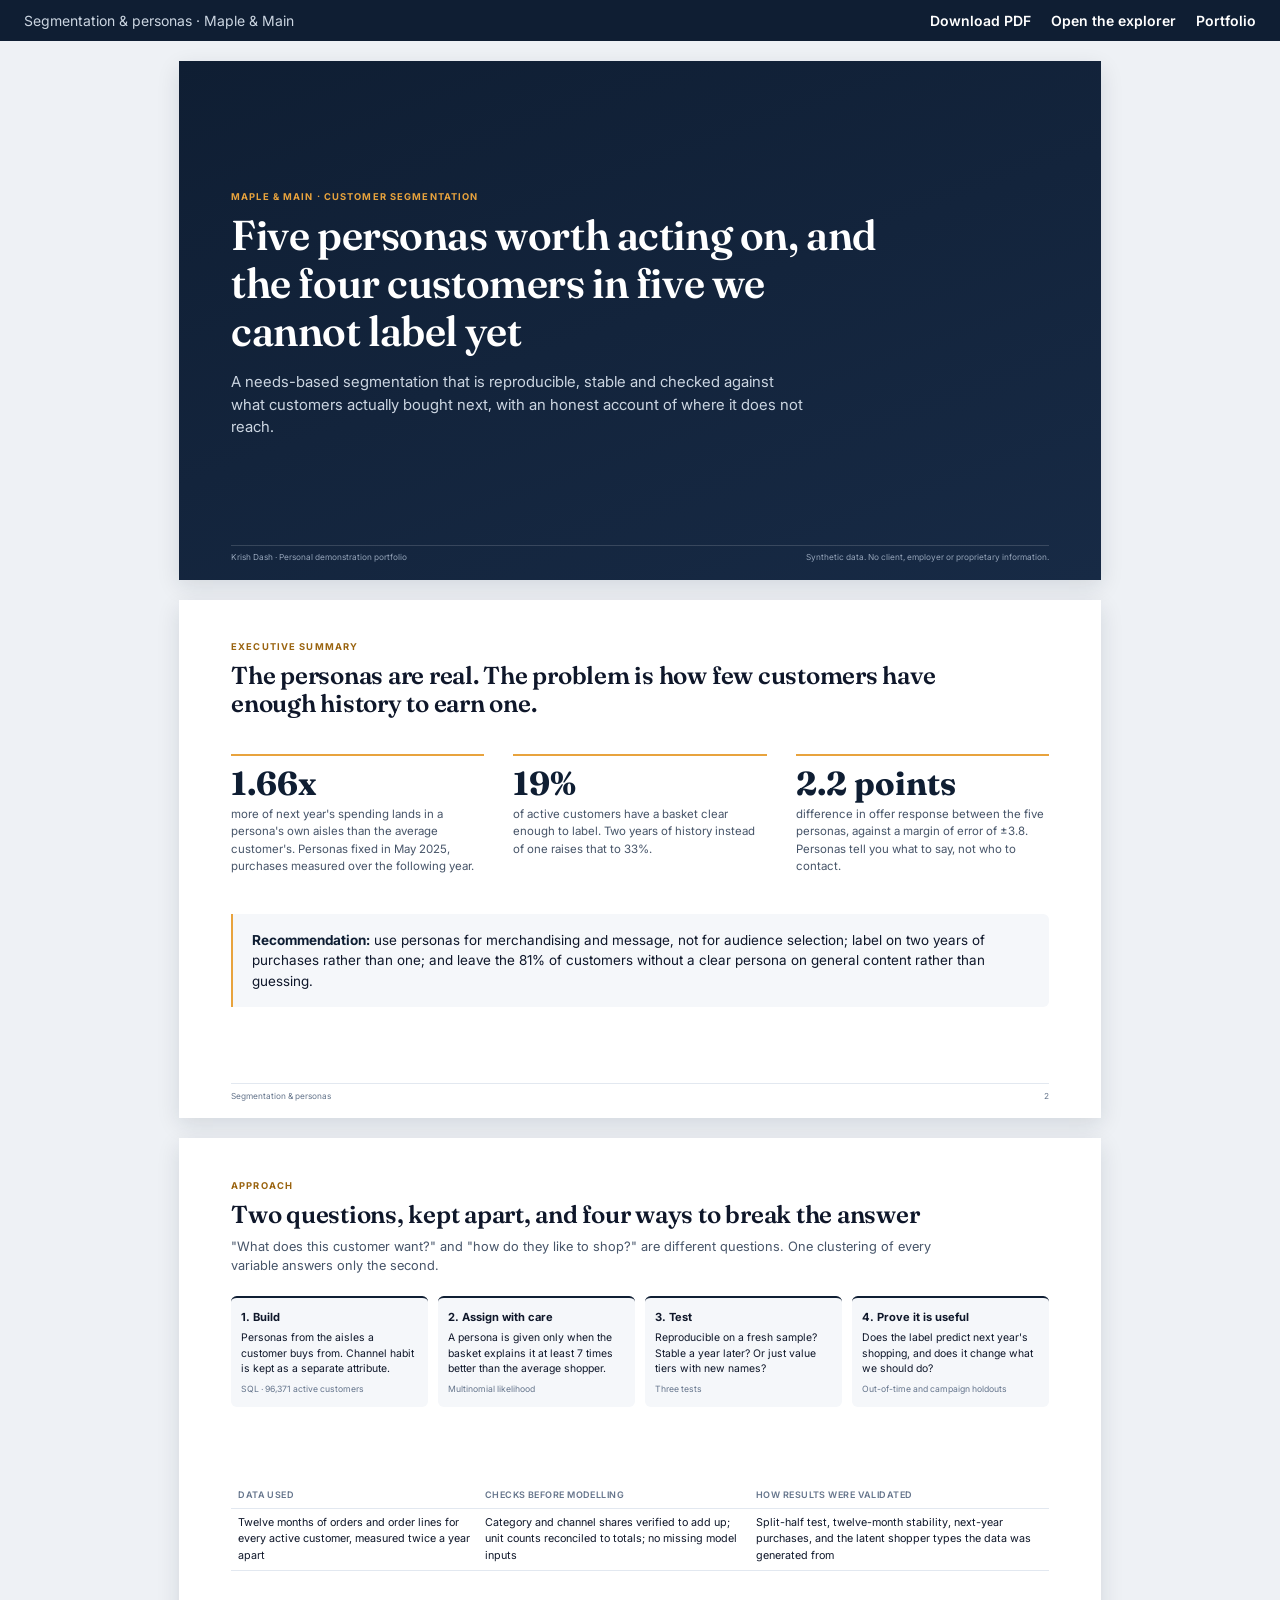
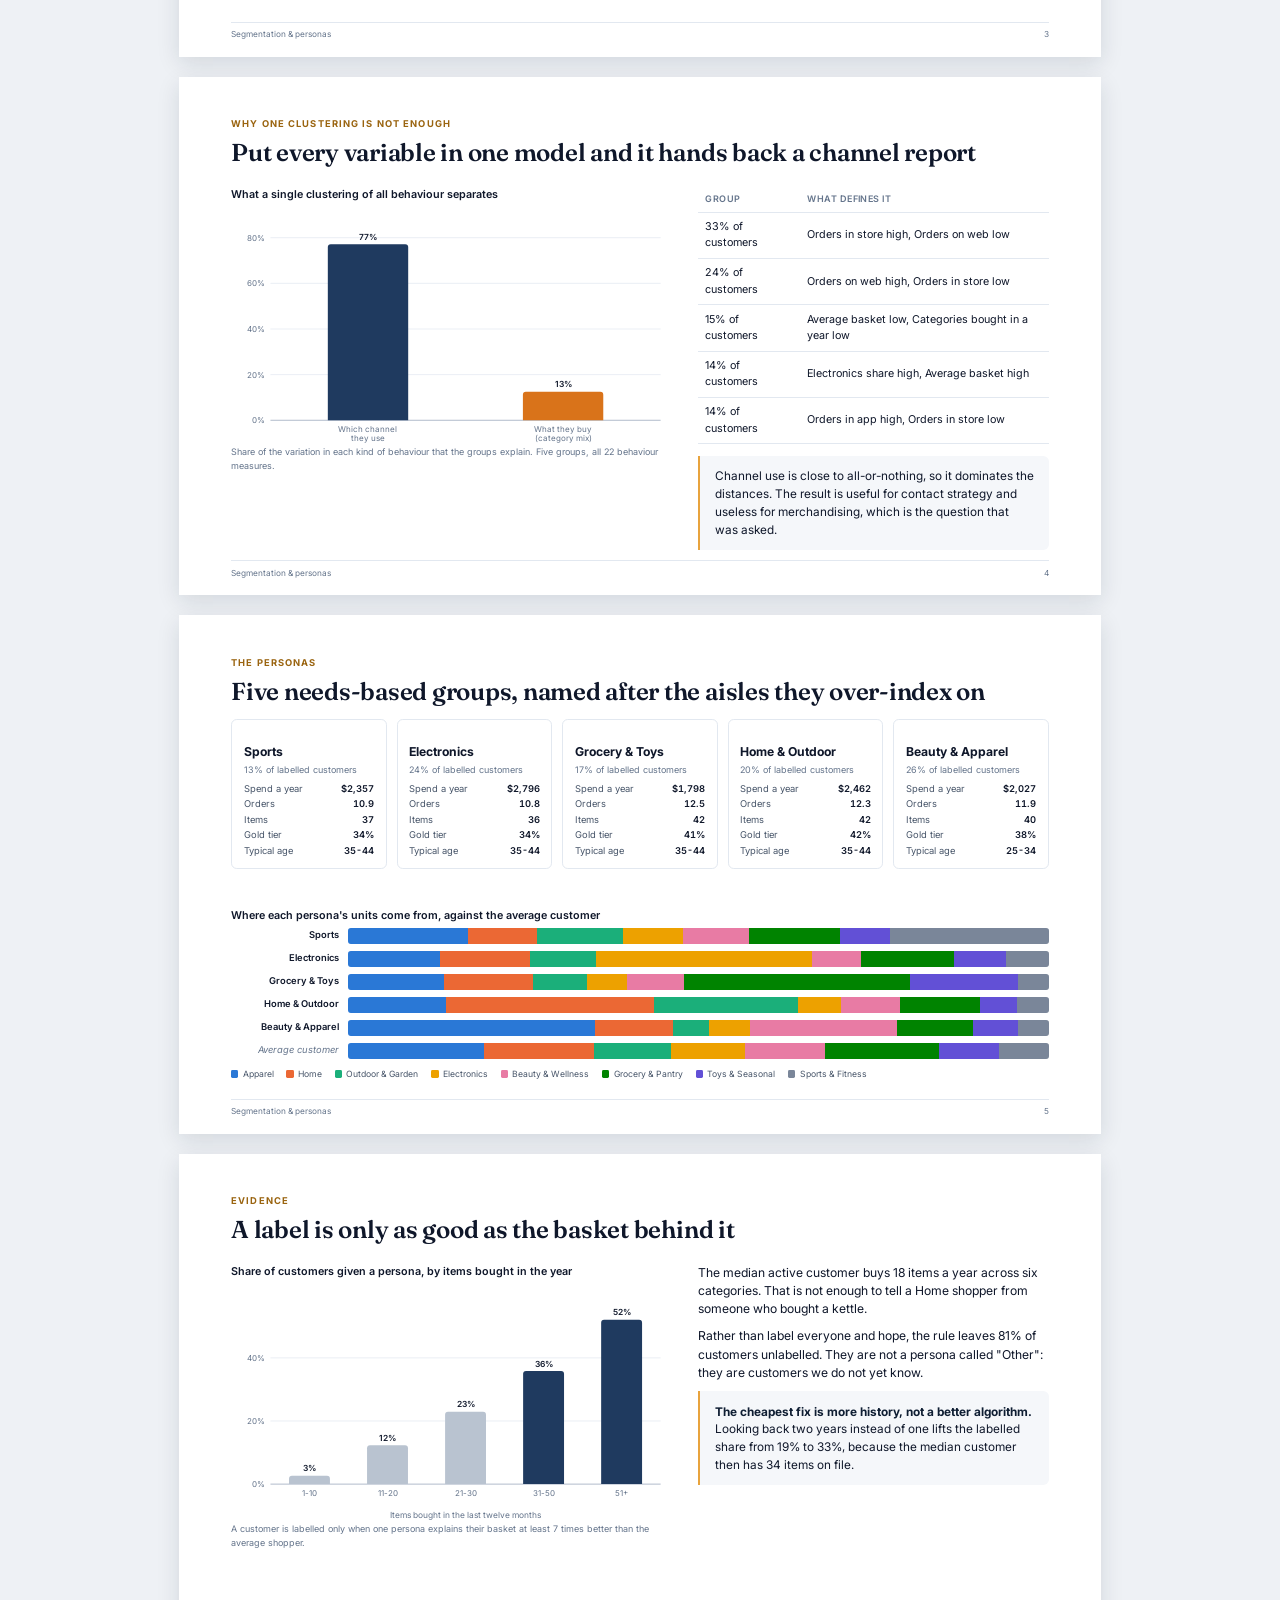
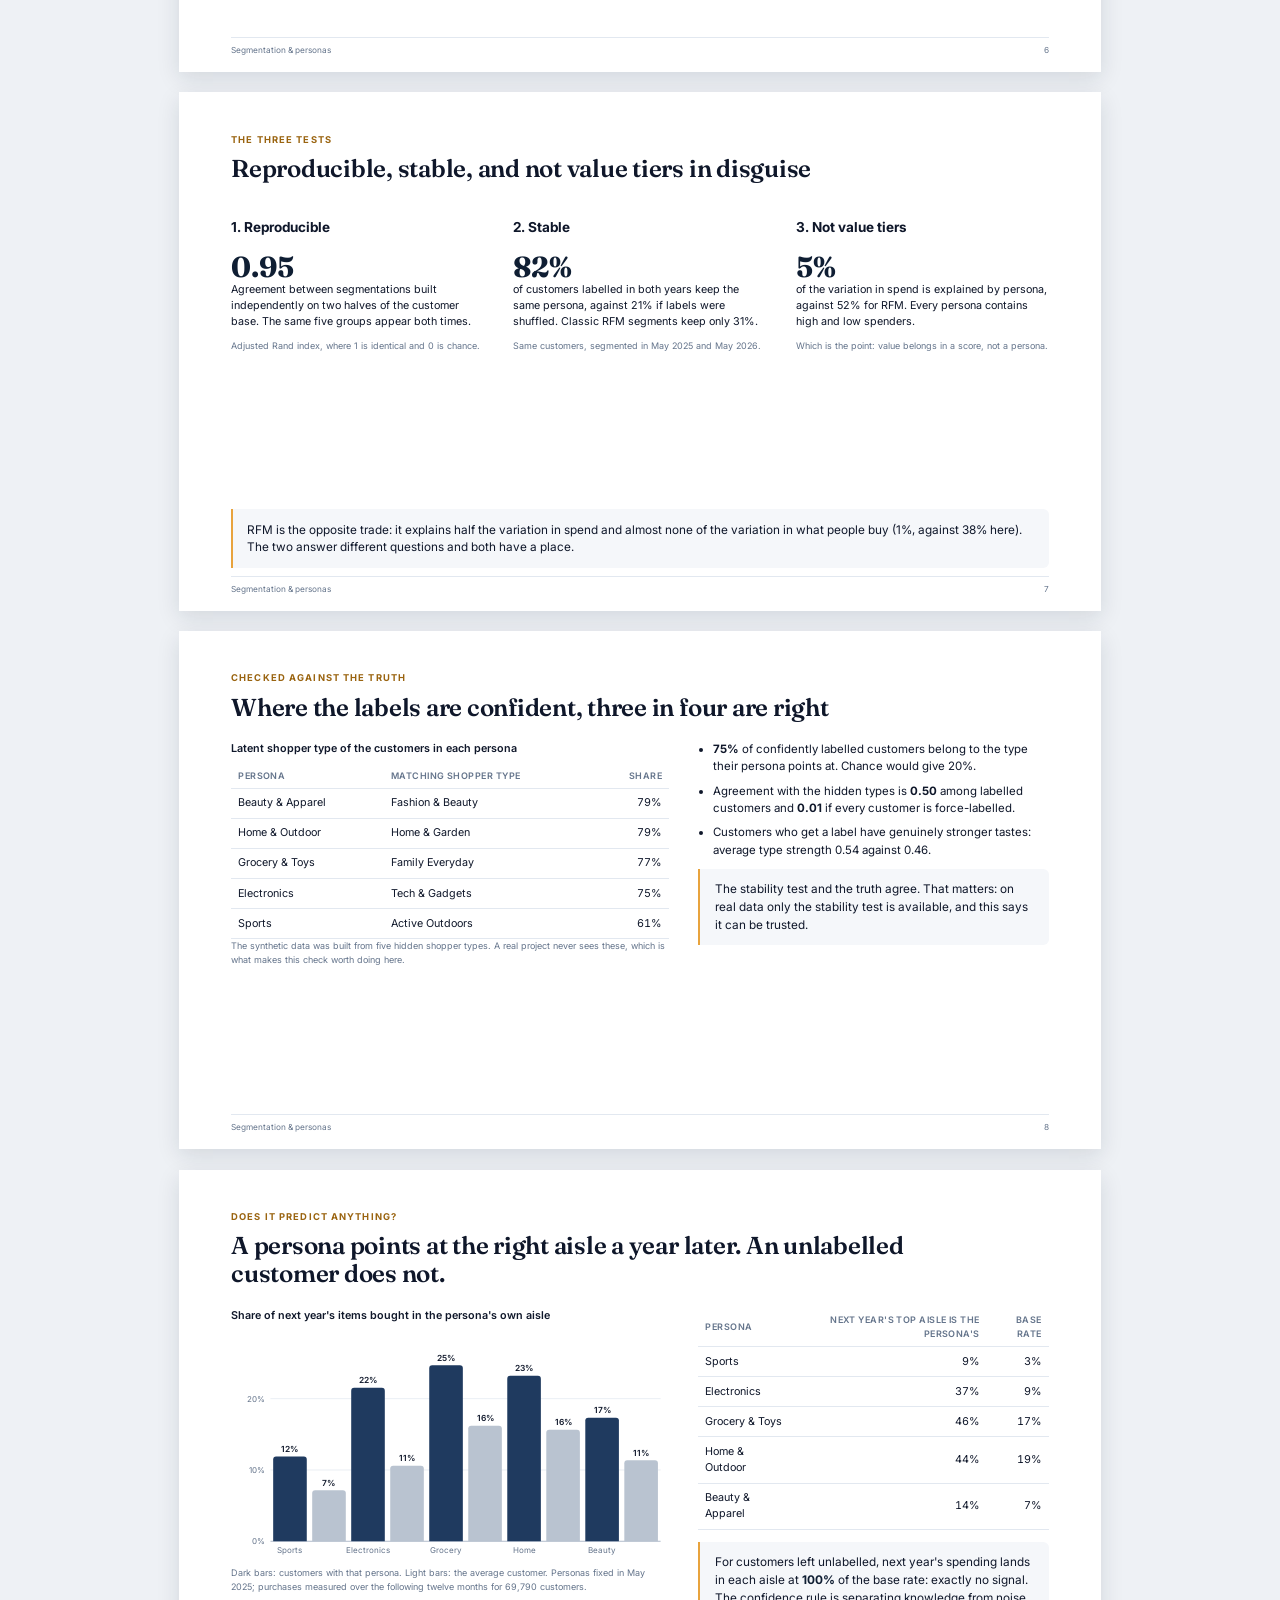
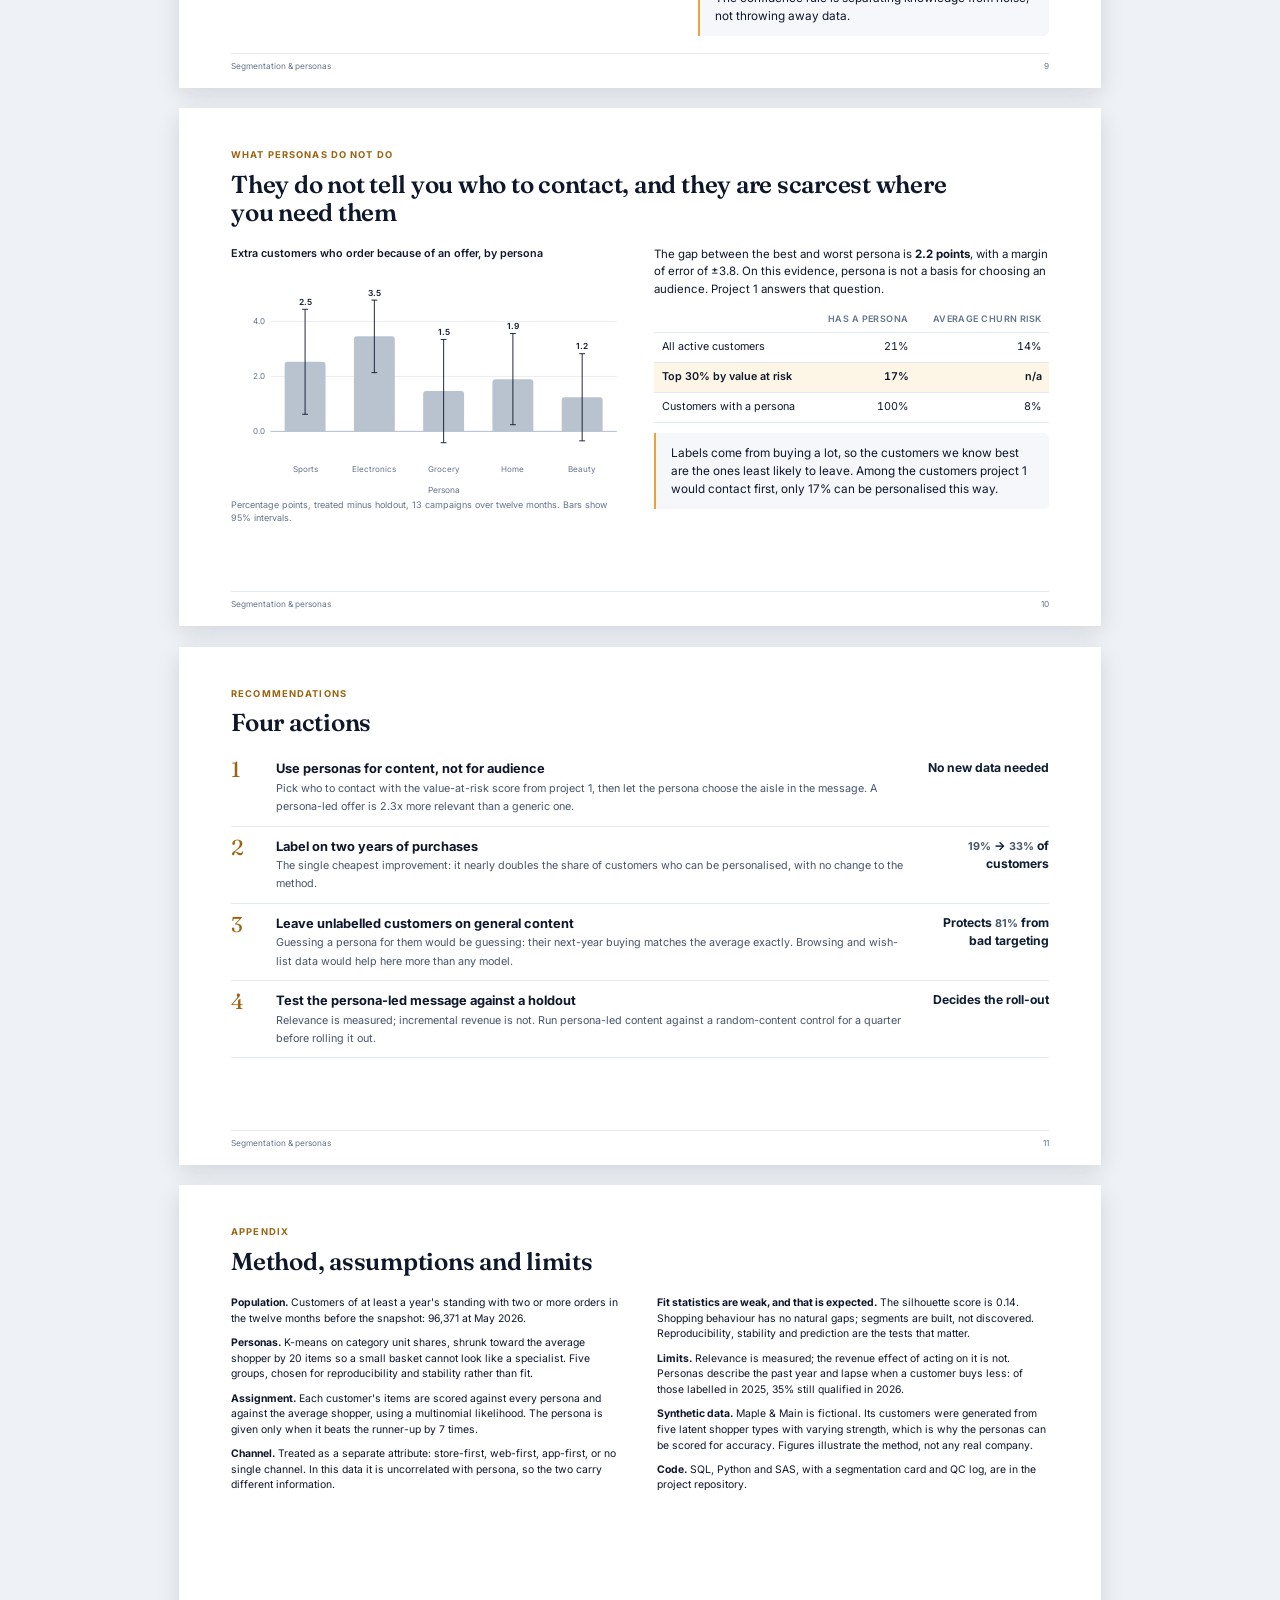
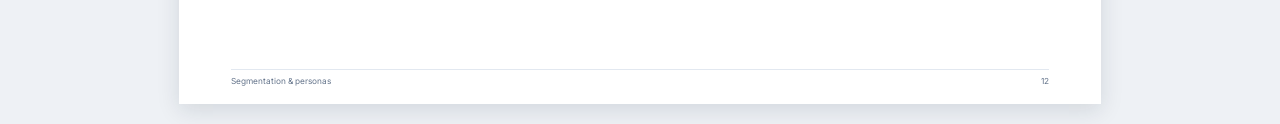
<file: projects/03-segmentation-personas/deck/index.html>
<!DOCTYPE html>
<html lang="en-CA">
<head>
<meta charset="utf-8">
<meta name="viewport" content="width=device-width, initial-scale=1">
<title>Segmentation & personas · Maple & Main · Krish Dash</title>
<link href="https://fonts.googleapis.com/css2?family=Inter:wght@400;500;600;700&family=Fraunces:opsz,wght@9..144,600&display=swap" rel="stylesheet">
<link rel="stylesheet" href="../../../assets/css/deck.css">
<style>
  .mixbar { display: flex; height: 22px; border-radius: 4px; overflow: hidden; margin: 4px 0 2px; }
  .mixbar i { display: block; }
  .legend { display: flex; flex-wrap: wrap; gap: 10px 18px; font-size: 12px; color: var(--slate); margin-top: 10px; }
  .legend span { display: flex; align-items: center; gap: 6px; }
  .legend b { width: 10px; height: 10px; border-radius: 2px; display: block; }
  .pcard { border: 1px solid var(--line); border-radius: 8px; padding: 14px 16px; }
  .pcard h3 { font-size: 17px; margin-bottom: 2px; }
  .pcard .meta { color: var(--muted); font-size: 12.5px; margin-bottom: 8px; }
  .pcard dl { display: grid; grid-template-columns: auto auto; gap: 2px 10px; margin: 8px 0 0; font-size: 13px; }
  .pcard dt { color: var(--slate); } .pcard dd { margin: 0; text-align: right; font-weight: 600; font-variant-numeric: tabular-nums; }
</style>
</head>
<body>
<div class="deck-bar"><span>Segmentation &amp; personas · Maple &amp; Main</span><a href="deck.pdf">Download PDF</a><a href="../demo/">Open the explorer</a><a href="../../../">Portfolio</a></div>

<section class="slide title-slide">
  <div class="kicker">Maple &amp; Main · Customer segmentation</div>
  <h1>Five personas worth acting on, and the four customers in five we cannot label yet</h1>
  <p>A needs-based segmentation that is reproducible, stable and checked against what customers actually bought next, with an honest account of where it does not reach.</p>
  <div class="foot"><span>Krish Dash · Personal demonstration portfolio</span><span>Synthetic data. No client, employer or proprietary information.</span></div>
</section>

<section class="slide">
  <div class="kicker">Executive summary</div>
  <h2>The personas are real. The problem is how few customers have enough history to earn one.</h2>
  <div class="body cols-3" style="margin-top:50px;flex:0 0 auto">
    <div class="stat"><b data-v="lift"></b><span>more of next year's spending lands in a persona's own aisles than the average customer's. Personas fixed in May 2025, purchases measured over the following year.</span></div>
    <div class="stat"><b data-v="assigned"></b><span>of active customers have a basket clear enough to label. Two years of history instead of one raises that to <span data-v="assigned24"></span>.</span></div>
    <div class="stat"><b data-v="spread"></b><span>difference in offer response between the five personas, against a margin of error of <span data-v="spreadSe"></span>. Personas tell you what to say, not who to contact.</span></div>
  </div>
  <div class="callout" style="margin-top:54px;font-size:19px;padding:22px 26px"><b>Recommendation:</b> use personas for merchandising and message, not for audience selection; label on two years of purchases rather than one; and leave the <span data-v="unassigned"></span> of customers without a clear persona on general content rather than guessing.</div>
  <div class="foot"><span>Segmentation &amp; personas</span><span>2</span></div>
</section>

<section class="slide">
  <div class="kicker">Approach</div>
  <h2>Two questions, kept apart, and four ways to break the answer</h2>
  <p class="sub">"What does this customer want?" and "how do they like to shop?" are different questions. One clustering of every variable answers only the second.</p>
  <div class="body" style="margin-top:28px">
    <div class="flow" style="grid-template-columns:repeat(4,1fr)">
      <div><b>1. Build</b>Personas from the aisles a customer buys from. Channel habit is kept as a separate attribute.<small>SQL · <span data-v="rows"></span> active customers</small></div>
      <div><b>2. Assign with care</b>A persona is given only when the basket explains it at least <span data-v="odds"></span> times better than the average shopper.<small>Multinomial likelihood</small></div>
      <div><b>3. Test</b>Reproducible on a fresh sample? Stable a year later? Or just value tiers with new names?<small>Three tests</small></div>
      <div><b>4. Prove it is useful</b>Does the label predict next year's shopping, and does it change what we should do?<small>Out-of-time and campaign holdouts</small></div>
    </div>
    <table class="t" style="margin-top:6px">
      <tr><th>Data used</th><th>Checks before modelling</th><th>How results were validated</th></tr>
      <tr><td>Twelve months of orders and order lines for every active customer, measured twice a year apart</td>
          <td>Category and channel shares verified to add up; unit counts reconciled to totals; no missing model inputs</td>
          <td>Split-half test, twelve-month stability, next-year purchases, and the latent shopper types the data was generated from</td></tr>
    </table>
  </div>
  <div class="foot"><span>Segmentation &amp; personas</span><span>3</span></div>
</section>

<section class="slide">
  <div class="kicker">Why one clustering is not enough</div>
  <h2>Put every variable in one model and it hands back a channel report</h2>
  <div class="body cols-2">
    <div>
      <div class="chart-title">What a single clustering of all behaviour separates</div>
      <div id="naiveChart"></div>
      <p class="chart-note">Share of the variation in each kind of behaviour that the groups explain. Five groups, all 22 behaviour measures.</p>
    </div>
    <div>
      <table class="t">
        <tr><th>Group</th><th>What defines it</th></tr>
        <tbody id="naiveTable"></tbody>
      </table>
      <div class="callout" style="margin-top:16px">Channel use is close to all-or-nothing, so it dominates the distances. The result is useful for contact strategy and useless for merchandising, which is the question that was asked.</div>
    </div>
  </div>
  <div class="foot"><span>Segmentation &amp; personas</span><span>4</span></div>
</section>

<section class="slide">
  <div class="kicker">The personas</div>
  <h2>Five needs-based groups, named after the aisles they over-index on</h2>
  <div class="body" style="margin-top:20px">
    <div style="display:grid;grid-template-columns:repeat(5,1fr);gap:14px" id="personaCards"></div>
    <div>
      <div class="chart-title">Where each persona's units come from, against the average customer</div>
      <div id="mixRows"></div>
      <div class="legend" id="mixLegend"></div>
    </div>
  </div>
  <div class="foot"><span>Segmentation &amp; personas</span><span>5</span></div>
</section>

<section class="slide">
  <div class="kicker">Evidence</div>
  <h2>A label is only as good as the basket behind it</h2>
  <div class="body cols-2">
    <div>
      <div class="chart-title">Share of customers given a persona, by items bought in the year</div>
      <div id="evidenceChart"></div>
      <p class="chart-note">A customer is labelled only when one persona explains their basket at least <span data-v="odds"></span> times better than the average shopper.</p>
    </div>
    <div>
      <p>The median active customer buys <span data-v="medUnits"></span> items a year across six categories. That is not enough to tell a Home shopper from someone who bought a kettle.</p>
      <p>Rather than label everyone and hope, the rule leaves <span data-v="unassigned"></span> of customers unlabelled. They are not a persona called "Other": they are customers we do not yet know.</p>
      <div class="callout"><b>The cheapest fix is more history, not a better algorithm.</b> Looking back two years instead of one lifts the labelled share from <span data-v="assigned"></span> to <span data-v="assigned24"></span>, because the median customer then has <span data-v="medUnits24"></span> items on file.</div>
    </div>
  </div>
  <div class="foot"><span>Segmentation &amp; personas</span><span>6</span></div>
</section>

<section class="slide">
  <div class="kicker">The three tests</div>
  <h2>Reproducible, stable, and not value tiers in disguise</h2>
  <div class="body cols-3" style="margin-top:30px">
    <div>
      <h3 style="font-size:19px">1. Reproducible</h3>
      <p class="stat" style="border:0;padding:0;margin:10px 0 0"><b style="font-size:40px" data-v="ari"></b></p>
      <p style="font-size:15px">Agreement between segmentations built independently on two halves of the customer base. The same five groups appear both times.</p>
      <p class="chart-note">Adjusted Rand index, where 1 is identical and 0 is chance.</p>
    </div>
    <div>
      <h3 style="font-size:19px">2. Stable</h3>
      <p class="stat" style="border:0;padding:0;margin:10px 0 0"><b style="font-size:40px" data-v="stay"></b></p>
      <p style="font-size:15px">of customers labelled in both years keep the same persona, against <span data-v="stayRandom"></span> if labels were shuffled. Classic RFM segments keep only <span data-v="rfmStay"></span>.</p>
      <p class="chart-note">Same customers, segmented in May 2025 and May 2026.</p>
    </div>
    <div>
      <h3 style="font-size:19px">3. Not value tiers</h3>
      <p class="stat" style="border:0;padding:0;margin:10px 0 0"><b style="font-size:40px" data-v="spendVar"></b></p>
      <p style="font-size:15px">of the variation in spend is explained by persona, against <span data-v="rfmSpendVar"></span> for RFM. Every persona contains high and low spenders.</p>
      <p class="chart-note">Which is the point: value belongs in a score, not a persona.</p>
    </div>
  </div>
  <div class="callout" style="margin-top:36px">RFM is the opposite trade: it explains half the variation in spend and almost none of the variation in what people buy (<span data-v="rfmCatVar"></span>, against <span data-v="catVar"></span> here). The two answer different questions and both have a place.</div>
  <div class="foot"><span>Segmentation &amp; personas</span><span>7</span></div>
</section>

<section class="slide">
  <div class="kicker">Checked against the truth</div>
  <h2>Where the labels are confident, three in four are right</h2>
  <div class="body cols-2">
    <div>
      <div class="chart-title">Latent shopper type of the customers in each persona</div>
      <table class="t" style="margin-top:8px">
        <tr><th>Persona</th><th>Matching shopper type</th><th class="n">Share</th></tr>
        <tbody id="purityTable"></tbody>
      </table>
      <p class="chart-note">The synthetic data was built from five hidden shopper types. A real project never sees these, which is what makes this check worth doing here.</p>
    </div>
    <div>
      <ul style="font-size:16px">
        <li><b><span data-v="purity"></span></b> of confidently labelled customers belong to the type their persona points at. Chance would give <span data-v="purityRandom"></span>.</li>
        <li>Agreement with the hidden types is <b><span data-v="ariConf"></span></b> among labelled customers and <b><span data-v="ariAll"></span></b> if every customer is force-labelled.</li>
        <li>Customers who get a label have genuinely stronger tastes: average type strength <span data-v="strA"></span> against <span data-v="strU"></span>.</li>
      </ul>
      <div class="callout" style="margin-top:14px">The stability test and the truth agree. That matters: on real data only the stability test is available, and this says it can be trusted.</div>
    </div>
  </div>
  <div class="foot"><span>Segmentation &amp; personas</span><span>8</span></div>
</section>

<section class="slide">
  <div class="kicker">Does it predict anything?</div>
  <h2>A persona points at the right aisle a year later. An unlabelled customer does not.</h2>
  <div class="body cols-2">
    <div>
      <div class="chart-title">Share of next year's items bought in the persona's own aisle</div>
      <div id="forwardChart"></div>
      <p class="chart-note">Dark bars: customers with that persona. Light bars: the average customer. Personas fixed in May 2025; purchases measured over the following twelve months for <span data-v="fwdN"></span> customers.</p>
    </div>
    <div>
      <table class="t">
        <tr><th>Persona</th><th class="n">Next year's top aisle is the persona's</th><th class="n">Base rate</th></tr>
        <tbody id="forwardTable"></tbody>
      </table>
      <div class="callout" style="margin-top:16px">For customers left unlabelled, next year's spending lands in each aisle at <b><span data-v="unassignedLift"></span></b> of the base rate: exactly no signal. The confidence rule is separating knowledge from noise, not throwing away data.</div>
    </div>
  </div>
  <div class="foot"><span>Segmentation &amp; personas</span><span>9</span></div>
</section>

<section class="slide">
  <div class="kicker">What personas do not do</div>
  <h2>They do not tell you who to contact, and they are scarcest where you need them</h2>
  <div class="body cols-even">
    <div>
      <div class="chart-title">Extra customers who order because of an offer, by persona</div>
      <div id="responseChart"></div>
      <p class="chart-note">Percentage points, treated minus holdout, <span data-v="campN"></span> campaigns over twelve months. Bars show 95% intervals.</p>
    </div>
    <div>
      <p style="font-size:16px">The gap between the best and worst persona is <b><span data-v="spread"></span></b>, with a margin of error of <span data-v="spreadSe"></span>. On this evidence, persona is not a basis for choosing an audience. Project 1 answers that question.</p>
      <table class="t">
        <tr><th></th><th class="n">Has a persona</th><th class="n">Average churn risk</th></tr>
        <tr><td>All active customers</td><td class="n" data-v="p1All"></td><td class="n" data-v="riskAll"></td></tr>
        <tr class="hl"><td>Top 30% by value at risk</td><td class="n" data-v="p1Pri"></td><td class="n">n/a</td></tr>
        <tr><td>Customers with a persona</td><td class="n">100%</td><td class="n" data-v="riskPersona"></td></tr>
      </table>
      <div class="callout" style="margin-top:14px">Labels come from buying a lot, so the customers we know best are the ones least likely to leave. Among the customers project 1 would contact first, only <span data-v="p1Pri"></span> can be personalised this way.</div>
    </div>
  </div>
  <div class="foot"><span>Segmentation &amp; personas</span><span>10</span></div>
</section>

<section class="slide">
  <div class="kicker">Recommendations</div>
  <h2>Four actions</h2>
  <div class="body" style="gap:0;margin-top:18px;display:block">
    <div class="act"><i>1</i><div><b>Use personas for content, not for audience</b><span>Pick who to contact with the value-at-risk score from project 1, then let the persona choose the aisle in the message. A persona-led offer is <span data-v="relevance"></span> more relevant than a generic one.</span></div><em>No new data needed</em></div>
    <div class="act"><i>2</i><div><b>Label on two years of purchases</b><span>The single cheapest improvement: it nearly doubles the share of customers who can be personalised, with no change to the method.</span></div><em><span data-v="assigned"></span> &rarr; <span data-v="assigned24"></span> of customers</em></div>
    <div class="act"><i>3</i><div><b>Leave unlabelled customers on general content</b><span>Guessing a persona for them would be guessing: their next-year buying matches the average exactly. Browsing and wish-list data would help here more than any model.</span></div><em>Protects <span data-v="unassigned"></span> from bad targeting</em></div>
    <div class="act"><i>4</i><div><b>Test the persona-led message against a holdout</b><span>Relevance is measured; incremental revenue is not. Run persona-led content against a random-content control for a quarter before rolling it out.</span></div><em>Decides the roll-out</em></div>
  </div>
  <div class="foot"><span>Segmentation &amp; personas</span><span>11</span></div>
</section>

<section class="slide">
  <div class="kicker">Appendix</div>
  <h2>Method, assumptions and limits</h2>
  <div class="body cols-even" style="font-size:14.5px;gap:48px">
    <div>
      <p><b>Population.</b> Customers of at least a year's standing with two or more orders in the twelve months before the snapshot: <span data-v="rows"></span> at May 2026.</p>
      <p><b>Personas.</b> K-means on category unit shares, shrunk toward the average shopper by <span data-v="shrink"></span> items so a small basket cannot look like a specialist. Five groups, chosen for reproducibility and stability rather than fit.</p>
      <p><b>Assignment.</b> Each customer's items are scored against every persona and against the average shopper, using a multinomial likelihood. The persona is given only when it beats the runner-up by <span data-v="odds"></span> times.</p>
      <p><b>Channel.</b> Treated as a separate attribute: store-first, web-first, app-first, or no single channel. In this data it is uncorrelated with persona, so the two carry different information.</p>
    </div>
    <div>
      <p><b>Fit statistics are weak, and that is expected.</b> The silhouette score is <span data-v="sil"></span>. Shopping behaviour has no natural gaps; segments are built, not discovered. Reproducibility, stability and prediction are the tests that matter.</p>
      <p><b>Limits.</b> Relevance is measured; the revenue effect of acting on it is not. Personas describe the past year and lapse when a customer buys less: of those labelled in 2025, <span data-v="kept"></span> still qualified in 2026.</p>
      <p><b>Synthetic data.</b> Maple &amp; Main is fictional. Its customers were generated from five latent shopper types with varying strength, which is why the personas can be scored for accuracy. Figures illustrate the method, not any real company.</p>
      <p><b>Code.</b> SQL, Python and SAS, with a segmentation card and QC log, are in the project repository.</p>
    </div>
  </div>
  <div class="foot"><span>Segmentation &amp; personas</span><span>12</span></div>
</section>

<script src="../outputs/report_data.js"></script>
<script src="../../../assets/js/charts.js"></script>
<script>
const P = window.P3, n0 = v => Math.round(v).toLocaleString("en-CA"), A = P.assignment, G = P.ground_truth, NY = P.next_year, OR = P.offer_response;
const CATCOL = {"Apparel": "#2a78d6", "Home": "#eb6834", "Outdoor & Garden": "#1baf7a", "Electronics": "#eda100",
                "Beauty & Wellness": "#e87ba4", "Grocery & Pantry": "#008300", "Toys & Seasonal": "#6250d6", "Sports & Fitness": "#7a8699"};
const V = {
  lift: NY.weighted_lift.toFixed(2) + "x", assigned: MM.pct(A.share_with_persona, 0), assigned24: MM.pct(A.share_with_persona_24m, 0),
  unassigned: MM.pct(1 - A.share_with_persona, 0), spread: (OR.spread_between_personas * 100).toFixed(1) + " points",
  spreadSe: "±" + (1.96 * OR.spread_se * 100).toFixed(1), rows: n0(P.rows.current), odds: Math.round(Math.exp(P.settings.min_log_odds)),
  medUnits: n0(A.median_units_12m), medUnits24: n0(A.median_units_24m), ari: P.reproducibility.adjusted_rand_index.toFixed(2),
  stay: MM.pct(P.stability.stayed_when_both_confident, 0), stayRandom: MM.pct(P.stability.stayed_if_random, 0),
  rfmStay: MM.pct(P.rfm.stayed, 0), spendVar: MM.pct(P.value_check.variance_in_spend_explained, 0),
  rfmSpendVar: MM.pct(P.rfm.variance_in_spend_explained, 0), rfmCatVar: MM.pct(P.rfm.variance_in_category_mix_explained, 0),
  catVar: MM.pct(P.value_check.variance_in_category_mix_explained, 0), purity: MM.pct(G.purity_overall, 0),
  purityRandom: MM.pct(G.purity_if_random, 0), ariConf: G.ari_confident_only.toFixed(2), ariAll: G.ari_all.toFixed(2),
  strA: G.mean_strength.assigned.toFixed(2), strU: G.mean_strength.not_assigned.toFixed(2),
  fwdN: n0(NY.customers_tested), unassignedLift: (NY.unassigned_lift * 100).toFixed(0) + "%", campN: OR.campaigns,
  relevance: P.relevance.weighted_lift.toFixed(1) + "x", shrink: P.settings.shrinkage_units,
  sil: P.category_clustering.silhouette.toFixed(2), kept: MM.pct(P.stability.kept_a_persona, 0),
  p1All: P.with_project_1 ? MM.pct(P.with_project_1.share_with_persona_overall, 0) : "n/a",
  p1Pri: P.with_project_1 ? MM.pct(P.with_project_1.share_with_persona_in_priority_group, 0) : "n/a",
  riskAll: P.with_project_1 ? MM.pct(P.with_project_1.churn_prob_overall, 0) : "n/a",
  riskPersona: P.with_project_1 ? MM.pct(P.with_project_1.churn_prob_with_persona, 0) : "n/a",
};
document.querySelectorAll("[data-v]").forEach(e => { e.textContent = V[e.dataset.v] ?? "?"; });

MM.bars("#naiveChart", { width: 600, height: 330, fmt: v => MM.pct(v, 0), maxBar: 110,
  data: [{ label: "Which channel\nthey use", value: P.everything_clustering.variance_explained_channel, color: MM.C.focus,
           tip: "Share of the variation in store, web and app use that the five groups explain" },
         { label: "What they buy\n(category mix)", value: P.everything_clustering.variance_explained_category_mix, color: MM.C.accent,
           tip: "Share of the variation in category mix that the same groups explain" }] });
document.getElementById("naiveTable").innerHTML = P.everything_clustering.groups
  .sort((a, b) => b.share - a.share)
  .map(g => `<tr><td>${MM.pct(g.share, 0)} of customers</td><td>${g.distinctive.slice(0, 2).map(d => `${d.label} ${d.z > 0 ? "high" : "low"}`).join(", ")}</td></tr>`).join("");

const cards = P.profiles.map(p => `<div class="pcard"><h3>${p.persona}</h3>
  <div class="meta">${MM.pct(p.share_of_assigned, 0)} of labelled customers</div>
  <dl><dt>Spend a year</dt><dd>${MM.cad(p.spend_365d)}</dd><dt>Orders</dt><dd>${p.orders_365d.toFixed(1)}</dd>
  <dt>Items</dt><dd>${p.units_total.toFixed(0)}</dd><dt>Gold tier</dt><dd>${MM.pct(p.gold_share, 0)}</dd>
  <dt>Typical age</dt><dd>${p.top_age_band}</dd></dl></div>`).join("");
document.getElementById("personaCards").innerHTML = cards;
const mixHtml = [...P.profiles.map(p => [p.persona, p.mix]), ["Average customer", P.base_mix]].map(([name, mix]) =>
  `<div style="display:grid;grid-template-columns:150px 1fr;gap:12px;align-items:center;margin-bottom:4px">
     <div style="font-size:13px;text-align:right;${name === "Average customer" ? "color:#64748b;font-style:italic" : "font-weight:600"}">${name}</div>
     <div class="mixbar">${P.categories.map(c => `<i style="width:${(mix[c] * 100).toFixed(2)}%;background:${CATCOL[c]}"></i>`).join("")}</div></div>`).join("");
document.getElementById("mixRows").innerHTML = mixHtml;
document.getElementById("mixLegend").innerHTML = P.categories.map(c => `<span><b style="background:${CATCOL[c]}"></b>${c}</span>`).join("");

MM.bars("#evidenceChart", { width: 600, height: 330, fmt: v => MM.pct(v, 0), xTitle: "Items bought in the last twelve months",
  data: A.share_with_persona_by_units.map(d => ({ label: d.units_band, value: d.assigned,
    color: d.assigned >= 0.3 ? MM.C.focus : MM.C.context,
    tip: `<b>${d.units_band} items</b><br>${n0(d.customers)} customers<br>${MM.pct(d.assigned, 0)} given a persona` })) });

document.getElementById("purityTable").innerHTML = Object.entries(G.purity_by_persona)
  .sort((a, b) => b[1] - a[1])
  .map(([p, v]) => `<tr><td>${p}</td><td>${G.persona_to_true_type[p]}</td><td class="n">${MM.pct(v, 0)}</td></tr>`).join("");

MM.bars("#forwardChart", { width: 600, height: 330, fmt: v => MM.pct(v, 0), maxBar: 46,
  data: NY.by_persona.flatMap(d => [{ label: d.persona.split(" & ")[0], value: d.share_in_leading_category, color: MM.C.focus,
      tip: `<b>${d.persona}</b><br>${MM.pct(d.share_in_leading_category)} of next year's items in ${P.leading_category[d.persona]}<br>Average customer: ${MM.pct(d.base_share)}<br>${d.lift.toFixed(2)}x` },
    { label: "", value: d.base_share, color: MM.C.context, tip: `Average customer: ${MM.pct(d.base_share)}` }]) });
document.getElementById("forwardTable").innerHTML = NY.by_persona.map(d =>
  `<tr><td>${d.persona}</td><td class="n">${MM.pct(d.top_category_is_leading, 0)}</td><td class="n">${MM.pct(d.base_top_rate, 0)}</td></tr>`).join("");

MM.bars("#responseChart", { width: 540, height: 320, fmt: v => (v * 100).toFixed(1), xTitle: "Persona",
  data: OR.by_persona.map(d => ({ label: d.persona.split(" & ")[0], value: d.uplift, lo: d.uplift - 1.96 * d.uplift_se, hi: d.uplift + 1.96 * d.uplift_se,
    color: MM.C.context, tip: `<b>${d.persona}</b><br>Treated ${MM.pct(d.treated_response)} · holdout ${MM.pct(d.holdout_response)}<br>Uplift ${(d.uplift * 100).toFixed(1)} points` })) });
</script>
</body>
</html>
</file>
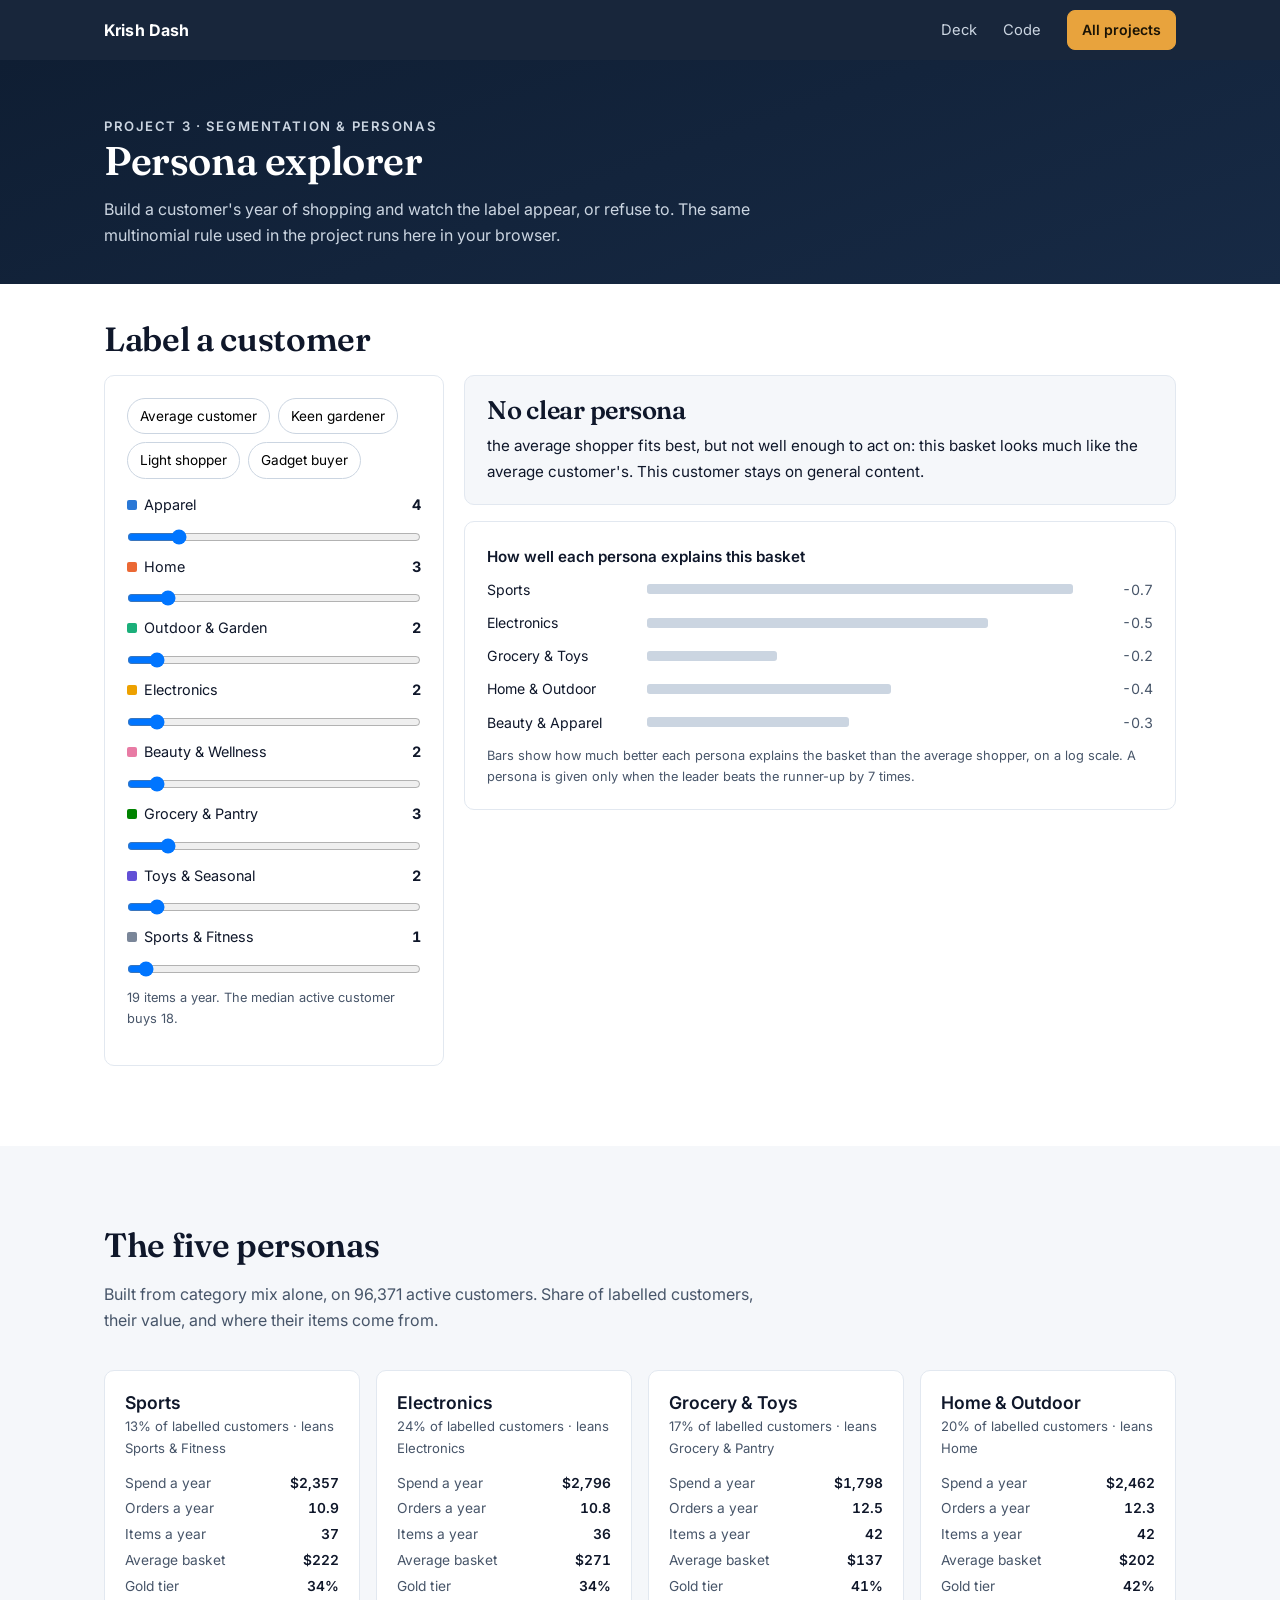
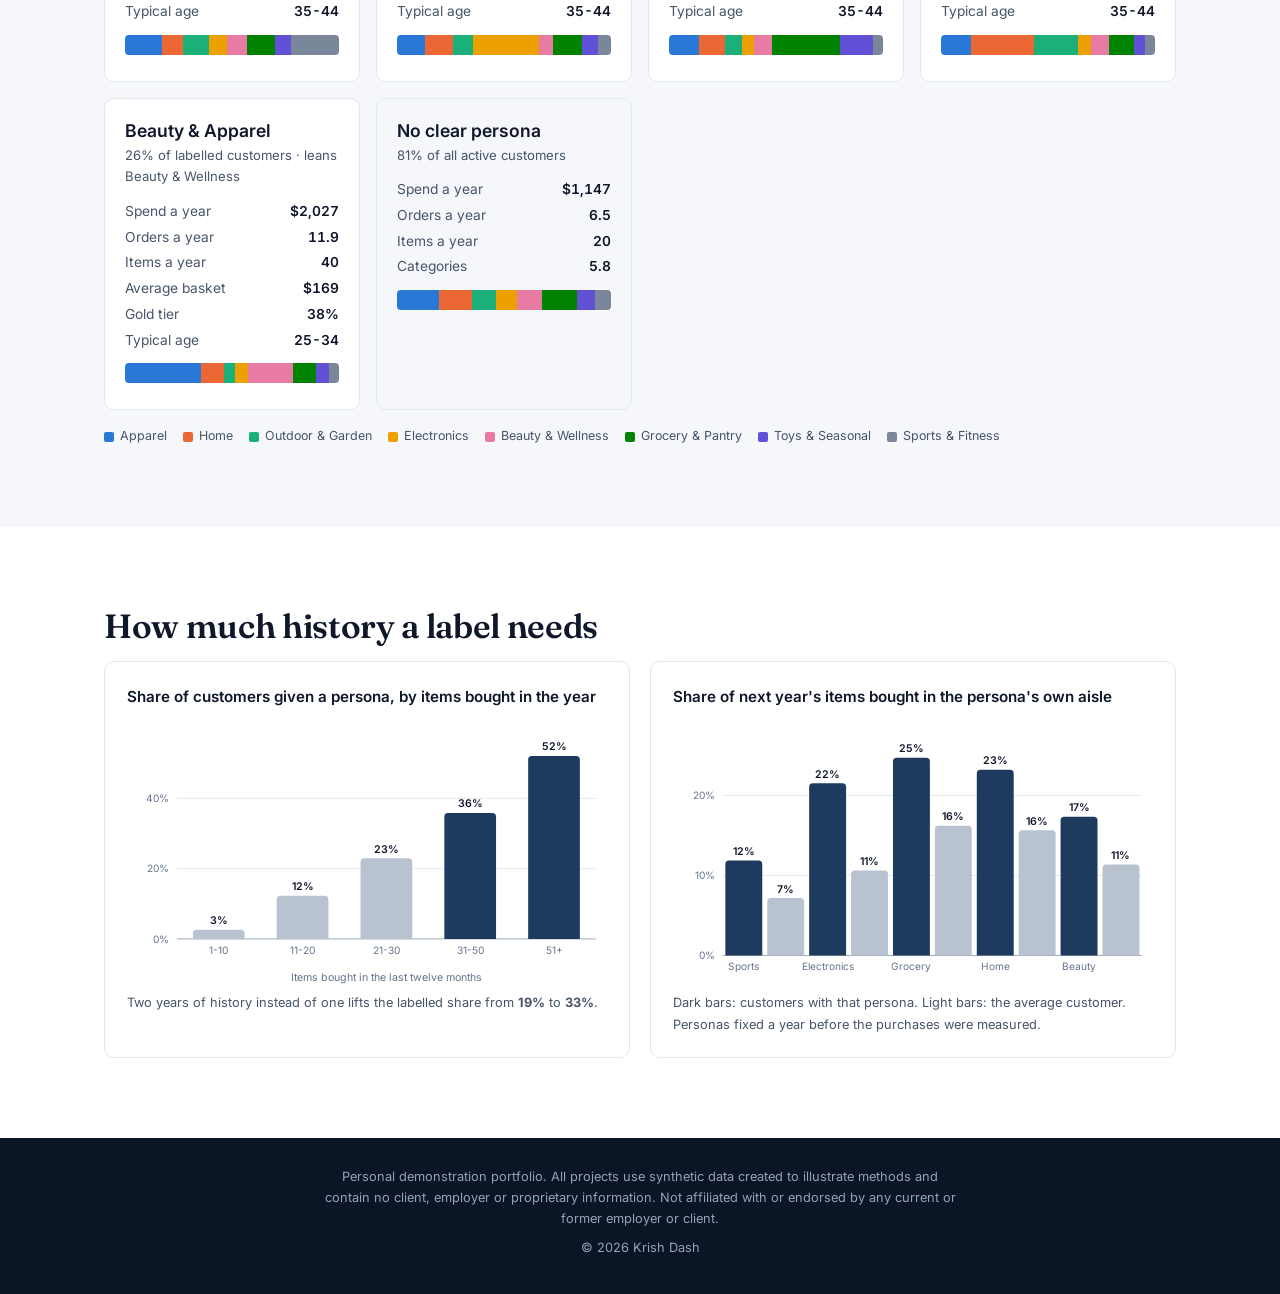
<file: projects/03-segmentation-personas/demo/index.html>
<!DOCTYPE html>
<html lang="en-CA">
<head>
<meta charset="utf-8">
<meta name="viewport" content="width=device-width, initial-scale=1">
<title>Persona explorer · Maple & Main · Krish Dash</title>
<link href="https://fonts.googleapis.com/css2?family=Inter:wght@400;500;600;700&family=Fraunces:opsz,wght@9..144,600&display=swap" rel="stylesheet">
<link rel="stylesheet" href="../../../assets/css/site.css">
<style>
  .demo-head { background: linear-gradient(160deg, var(--navy), var(--navy-2)); color: #fff; padding: 44px 0 36px; }
  .demo-head h1 { font-size: clamp(1.8rem, 4vw, 2.5rem); }
  .demo-head p { color: #cbd5e1; max-width: 70ch; margin: 12px 0 0; }
  .panel { background: #fff; border: 1px solid var(--line); border-radius: var(--radius); padding: 22px; }
  .sim { display: grid; grid-template-columns: 340px 1fr; gap: 20px; align-items: start; }
  .basket label { display: grid; grid-template-columns: 1fr 44px; align-items: center; gap: 10px; font-size: .9rem; margin-bottom: 10px; }
  .basket input[type=range] { grid-column: 1 / -1; margin: 2px 0 0; }
  .basket b { text-align: right; font-variant-numeric: tabular-nums; }
  .basket .sw { display: inline-block; width: 10px; height: 10px; border-radius: 2px; margin-right: 7px; }
  .verdict { border-radius: 10px; padding: 20px 22px; margin-bottom: 16px; }
  .verdict.yes { background: var(--navy); color: #fff; }
  .verdict.no { background: var(--bg-alt); border: 1px solid var(--line); }
  .verdict h2 { margin: 0; font-size: 1.6rem; }
  .verdict.yes h2 { color: var(--accent); }
  .verdict p { margin: 8px 0 0; font-size: .95rem; }
  .verdict.yes p { color: #cbd5e1; }
  .scores { margin-top: 4px; }
  .scores div { display: grid; grid-template-columns: 150px 1fr 70px; align-items: center; gap: 10px; font-size: .88rem; padding: 5px 0; }
  .scores i { height: 10px; border-radius: 3px; background: var(--navy); display: block; }
  .scores i.alt { background: #cbd5e1; }
  .scores span.n { text-align: right; font-variant-numeric: tabular-nums; color: var(--slate); }
  .cards { display: grid; grid-template-columns: repeat(auto-fit, minmax(230px, 1fr)); gap: 16px; }
  .card2 { background: #fff; border: 1px solid var(--line); border-radius: var(--radius); padding: 20px; }
  .card2 h3 { margin: 0 0 2px; font-size: 1.1rem; }
  .card2 .sub2 { color: var(--slate); font-size: .82rem; margin-bottom: 12px; }
  .card2 dl { display: grid; grid-template-columns: auto auto; gap: 3px 10px; margin: 0; font-size: .86rem; }
  .card2 dt { color: var(--slate); } .card2 dd { margin: 0; text-align: right; font-weight: 600; font-variant-numeric: tabular-nums; }
  .mixbar { display: flex; height: 20px; border-radius: 4px; overflow: hidden; margin: 12px 0 6px; }
  .legend { display: flex; flex-wrap: wrap; gap: 8px 16px; font-size: .78rem; color: var(--slate); }
  .legend span { display: flex; align-items: center; gap: 6px; }
  .legend b { width: 10px; height: 10px; border-radius: 2px; }
  .ct { font-weight: 600; font-size: .95rem; } .cn { color: var(--slate); font-size: .8rem; margin-top: 6px; }
  .two { display: grid; grid-template-columns: 1fr 1fr; gap: 20px; }
  .chips { display: flex; flex-wrap: wrap; gap: 8px; margin-bottom: 14px; }
  .chips button { font: inherit; font-size: .85rem; padding: 6px 12px; border-radius: 999px; border: 1px solid #cbd5e1; background: #fff; cursor: pointer; }
  h2.sec { margin-top: 0; }
  @media (max-width: 900px) { .sim, .two { grid-template-columns: 1fr; } }
</style>
</head>
<body>
<header class="nav"><div class="wrap nav-in"><a class="brand" href="../../../">Krish Dash</a>
  <nav><a href="../deck/">Deck</a><a href="https://github.com/kcdash/analytics-portfolio/tree/main/projects/03-segmentation-personas">Code</a><a class="btn btn-sm" href="../../../#work">All projects</a></nav></div></header>

<section class="demo-head"><div class="wrap">
  <p class="eyebrow">Project 3 · Segmentation &amp; personas</p>
  <h1>Persona explorer</h1>
  <p>Build a customer's year of shopping and watch the label appear, or refuse to. The same multinomial rule used in the project runs here in your browser.</p>
</div></section>

<main>
<section class="section" style="padding-top:36px"><div class="wrap">
  <h2 class="sec">Label a customer</h2>
  <div class="sim">
    <div class="panel basket">
      <div class="chips" id="presets"></div>
      <div id="sliders"></div>
      <p class="cn" id="totalNote"></p>
    </div>
    <div>
      <div class="verdict" id="verdict"></div>
      <div class="panel">
        <div class="ct">How well each persona explains this basket</div>
        <div class="scores" id="scores"></div>
        <div class="cn">Bars show how much better each persona explains the basket than the average shopper, on a log scale. A persona is given only when the leader beats the runner-up by <span id="oddsNote"></span> times.</div>
      </div>
    </div>
  </div>
</div></section>

<section class="section alt"><div class="wrap">
  <h2 class="sec">The five personas</h2>
  <p class="section-lead">Built from category mix alone, on <span id="rowsNote"></span> active customers. Share of labelled customers, their value, and where their items come from.</p>
  <div class="cards" id="cards"></div>
  <div class="legend" style="margin-top:16px" id="legend"></div>
</div></section>

<section class="section"><div class="wrap">
  <h2 class="sec">How much history a label needs</h2>
  <div class="two">
    <div class="panel"><div class="ct">Share of customers given a persona, by items bought in the year</div><div id="evidence"></div>
      <div class="cn">Two years of history instead of one lifts the labelled share from <b id="a12"></b> to <b id="a24"></b>.</div></div>
    <div class="panel"><div class="ct">Share of next year's items bought in the persona's own aisle</div><div id="forward"></div>
      <div class="cn">Dark bars: customers with that persona. Light bars: the average customer. Personas fixed a year before the purchases were measured.</div></div>
  </div>
</div></section>
</main>

<footer><div class="wrap">
  <p>Personal demonstration portfolio. All projects use synthetic data created to illustrate methods and contain no client, employer or proprietary information. Not affiliated with or endorsed by any current or former employer or client.</p>
  <p>© 2026 Krish Dash</p>
</div></footer>

<script src="../outputs/report_data.js"></script>
<script src="../../../assets/js/charts.js"></script>
<script>
const P = window.P3, $ = id => document.getElementById(id), C = P.classifier, n0 = v => Math.round(v).toLocaleString("en-CA");
const CATCOL = {"Apparel": "#2a78d6", "Home": "#eb6834", "Outdoor & Garden": "#1baf7a", "Electronics": "#eda100",
                "Beauty & Wellness": "#e87ba4", "Grocery & Pantry": "#008300", "Toys & Seasonal": "#6250d6", "Sports & Fitness": "#7a8699"};
const cats = P.categories, basket = cats.map((c, i) => Math.round(P.base_mix[c] * 18));

$("oddsNote").textContent = Math.round(Math.exp(C.min_log_odds));
$("rowsNote").textContent = n0(P.rows.current);
$("a12").textContent = MM.pct(P.assignment.share_with_persona, 0);
$("a24").textContent = MM.pct(P.assignment.share_with_persona_24m, 0);

const presets = {
  "Average customer": cats.map(c => Math.round(P.base_mix[c] * 18)),
  "Keen gardener": [2, 5, 9, 1, 1, 1, 0, 1],
  "Light shopper": [1, 1, 0, 1, 0, 1, 0, 0],
  "Gadget buyer": [2, 2, 1, 12, 0, 1, 1, 1],
};
$("presets").innerHTML = Object.keys(presets).map(k => `<button>${k}</button>`).join("");
[...$("presets").children].forEach(b => b.onclick = () => { presets[b.textContent].forEach((v, i) => basket[i] = v); render(); });

$("sliders").innerHTML = cats.map((c, i) =>
  `<label><span><i class="sw" style="background:${CATCOL[c]}"></i>${c}</span><b id="u${i}"></b>
   <input type="range" min="0" max="25" value="${basket[i]}" data-i="${i}"></label>`).join("");
$("sliders").addEventListener("input", e => { basket[+e.target.dataset.i] = +e.target.value; render(); });

function classify(units) {
  const rows = C.centres.concat([C.base]);
  const ll = rows.map(r => units.reduce((a, u, i) => a + u * Math.log(r[i]), 0));
  const idx = ll.map((v, i) => i).sort((a, b) => ll[b] - ll[a]);
  const margin = ll[idx[0]] - ll[idx[1]];
  const confident = idx[0] < C.centres.length && margin >= C.min_log_odds;
  return { ll, idx, margin, confident, best: idx[0] };
}
function render() {
  cats.forEach((c, i) => { $("u" + i).textContent = basket[i]; $("sliders").querySelector(`[data-i="${i}"]`).value = basket[i]; });
  const total = basket.reduce((a, b) => a + b, 0);
  $("totalNote").textContent = `${total} items a year. The median active customer buys ${n0(P.assignment.median_units_12m)}.`;
  const r = classify(basket), v = $("verdict");
  if (total === 0) {
    v.className = "verdict no"; v.innerHTML = "<h2>No purchases</h2><p>Add some items to the basket.</p>";
  } else if (r.confident) {
    v.className = "verdict yes";
    v.innerHTML = `<h2>${C.names[r.best]}</h2><p>This basket is about ${Math.round(Math.exp(Math.min(r.margin, 12)))} times more likely under this persona than under the runner-up, which clears the bar for a label.</p>`;
  } else {
    const lead = r.idx[0] < C.centres.length ? C.names[r.idx[0]] : "the average shopper";
    v.className = "verdict no";
    v.innerHTML = `<h2>No clear persona</h2><p>${lead} fits best, but not well enough to act on${total < 15 ? ": there are too few items to tell a taste from a coincidence" : ": this basket looks much like the average customer's"}. This customer stays on general content.</p>`;
  }
  const rel = r.ll.map(v2 => v2 - r.ll[C.centres.length]);
  const span = Math.max(1e-6, Math.max(...rel.map(Math.abs)));
  $("scores").innerHTML = C.names.map((n, i) =>
    `<div><span>${n}</span><i class="${i === r.best && r.confident ? "" : "alt"}" style="width:${Math.max(2, Math.abs(rel[i]) / span * 100)}%"></i><span class="n">${rel[i] >= 0 ? "+" : ""}${rel[i].toFixed(1)}</span></div>`).join("");
}
render();

$("cards").innerHTML = P.profiles.map(p => `<div class="card2"><h3>${p.persona}</h3>
  <div class="sub2">${MM.pct(p.share_of_assigned, 0)} of labelled customers · leans ${p.leading_category}</div>
  <dl><dt>Spend a year</dt><dd>${MM.cad(p.spend_365d)}</dd><dt>Orders a year</dt><dd>${p.orders_365d.toFixed(1)}</dd>
  <dt>Items a year</dt><dd>${p.units_total.toFixed(0)}</dd><dt>Average basket</dt><dd>${MM.cad(p.avg_basket)}</dd>
  <dt>Gold tier</dt><dd>${MM.pct(p.gold_share, 0)}</dd><dt>Typical age</dt><dd>${p.top_age_band}</dd></dl>
  <div class="mixbar">${cats.map(c => `<i style="width:${(p.mix[c] * 100).toFixed(2)}%;background:${CATCOL[c]}"></i>`).join("")}</div>
  </div>`).join("") + `<div class="card2" style="background:var(--bg-alt)"><h3>No clear persona</h3>
  <div class="sub2">${MM.pct(P.no_persona_profile.share_of_all, 0)} of all active customers</div>
  <dl><dt>Spend a year</dt><dd>${MM.cad(P.no_persona_profile.spend_365d)}</dd><dt>Orders a year</dt><dd>${P.no_persona_profile.orders_365d.toFixed(1)}</dd>
  <dt>Items a year</dt><dd>${P.no_persona_profile.units_total.toFixed(0)}</dd><dt>Categories</dt><dd>${P.no_persona_profile.distinct_categories.toFixed(1)}</dd></dl>
  <div class="mixbar">${cats.map(c => `<i style="width:${(P.no_persona_profile.mix[c] * 100).toFixed(2)}%;background:${CATCOL[c]}"></i>`).join("")}</div></div>`;
$("legend").innerHTML = cats.map(c => `<span><b style="background:${CATCOL[c]}"></b>${c}</span>`).join("");

MM.bars("#evidence", { width: 520, height: 300, fmt: v => MM.pct(v, 0), xTitle: "Items bought in the last twelve months",
  data: P.assignment.share_with_persona_by_units.map(d => ({ label: d.units_band, value: d.assigned,
    color: d.assigned >= 0.3 ? MM.C.focus : MM.C.context, tip: `<b>${d.units_band} items</b><br>${n0(d.customers)} customers<br>${MM.pct(d.assigned, 0)} labelled` })) });
MM.bars("#forward", { width: 520, height: 300, fmt: v => MM.pct(v, 0), maxBar: 40,
  data: P.next_year.by_persona.flatMap(d => [
    { label: d.persona.split(" & ")[0], value: d.share_in_leading_category, color: MM.C.focus,
      tip: `<b>${d.persona}</b><br>${MM.pct(d.share_in_leading_category)} of next year's items in ${P.leading_category[d.persona]}<br>Average customer ${MM.pct(d.base_share)} · ${d.lift.toFixed(2)}x` },
    { label: "", value: d.base_share, color: MM.C.context, tip: `Average customer: ${MM.pct(d.base_share)}` }]) });
</script>
</body>
</html>
</file>
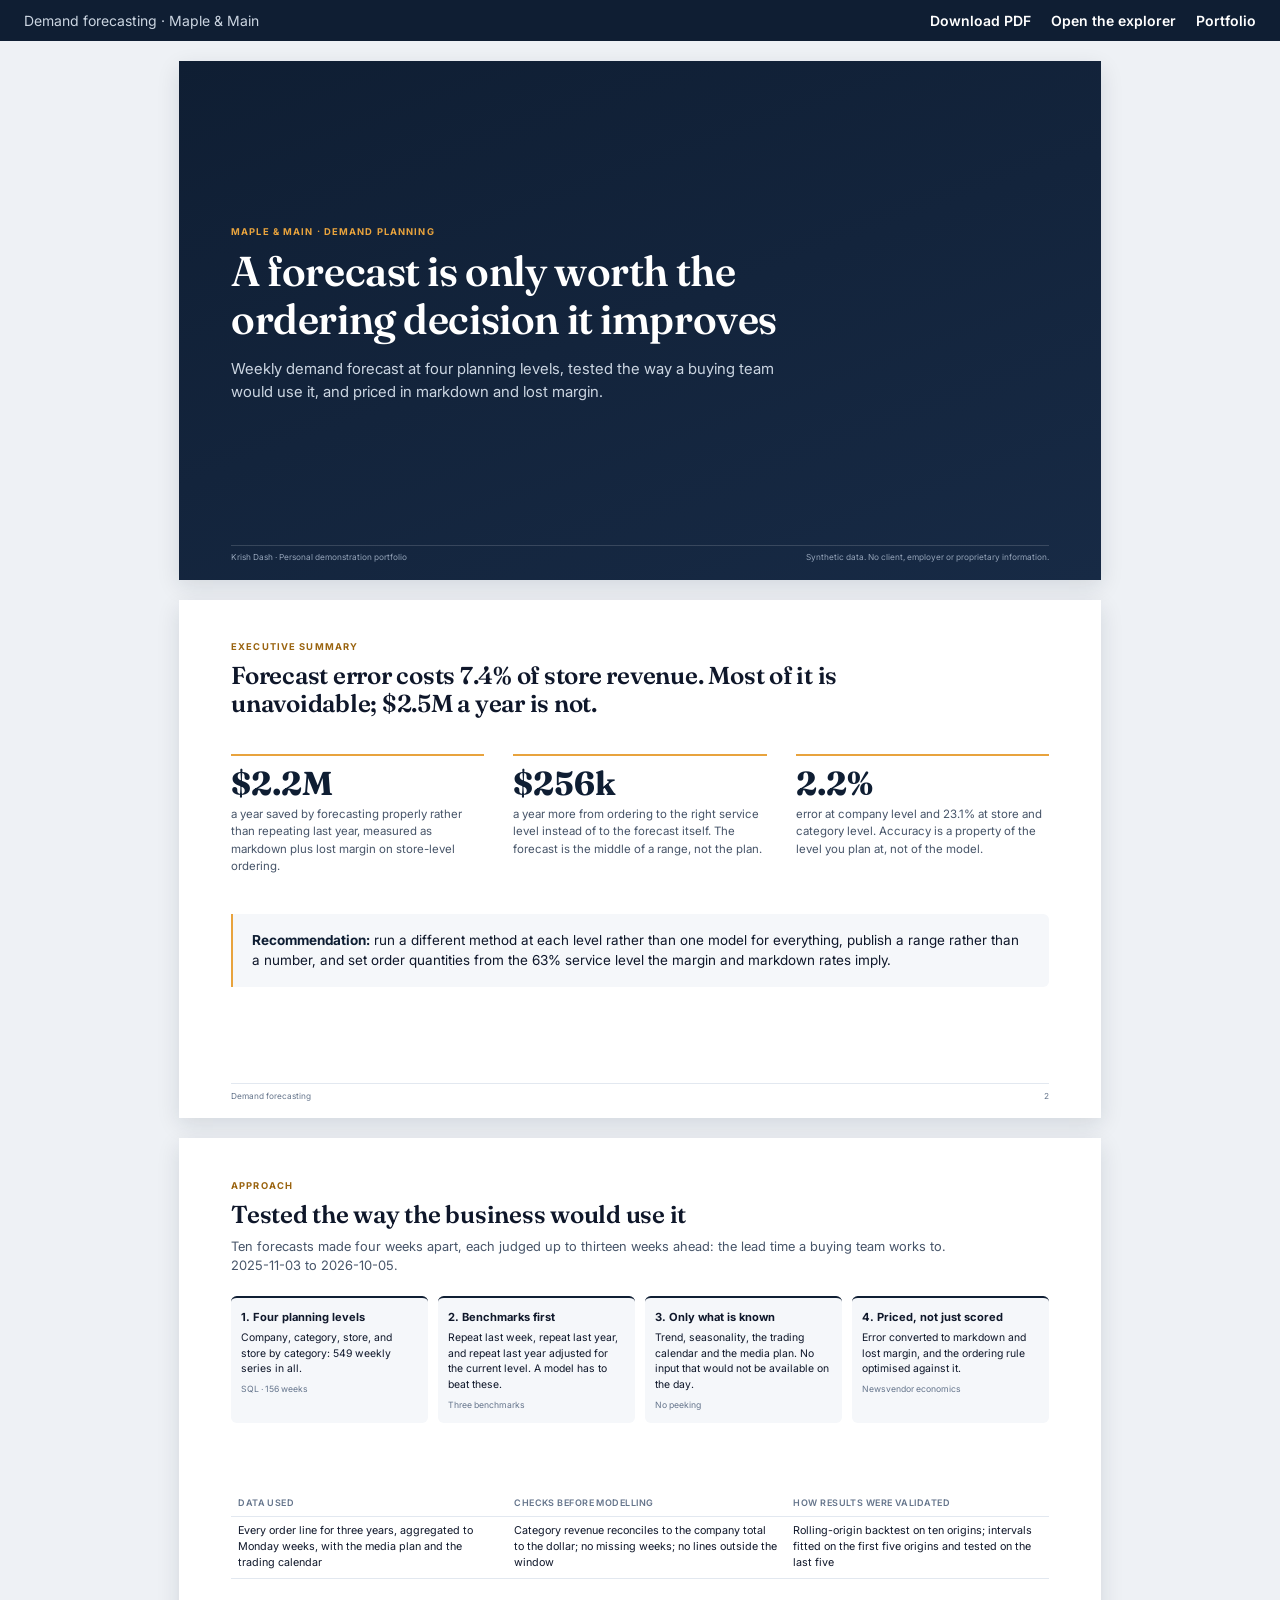
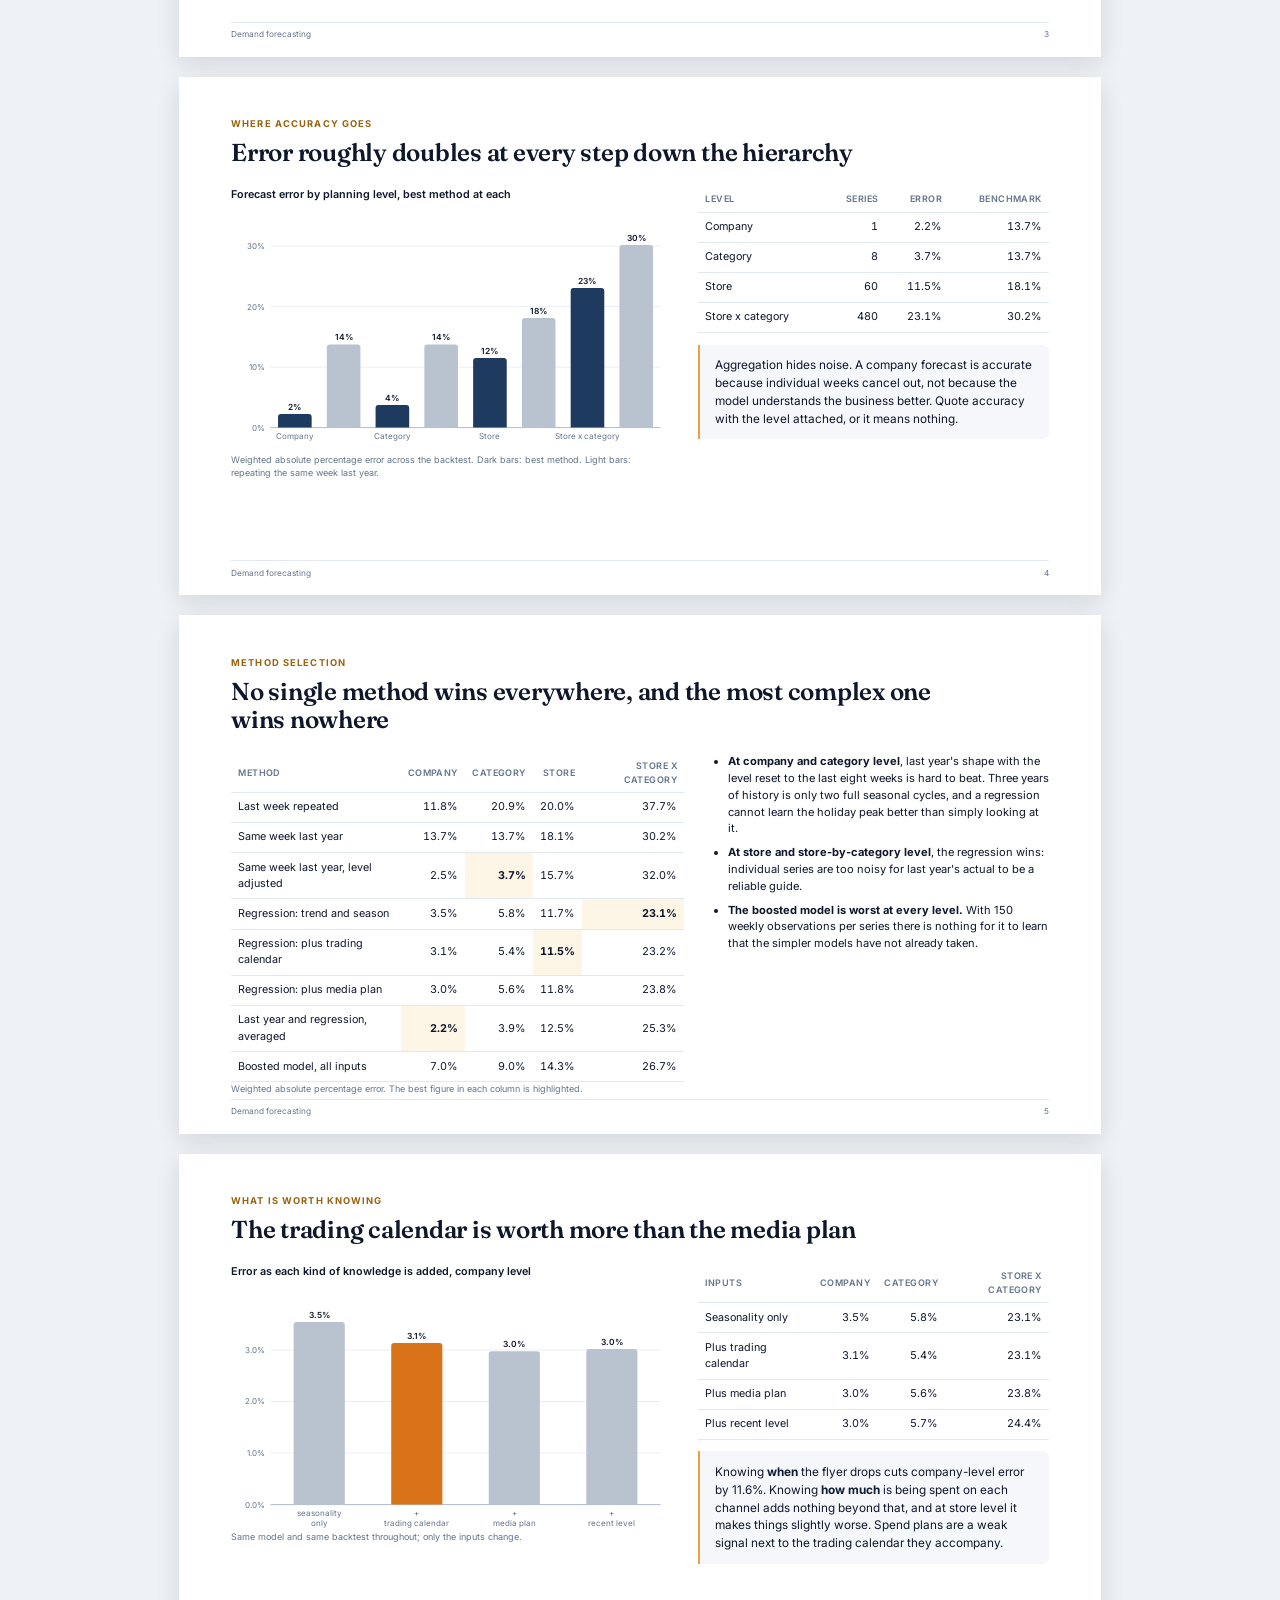
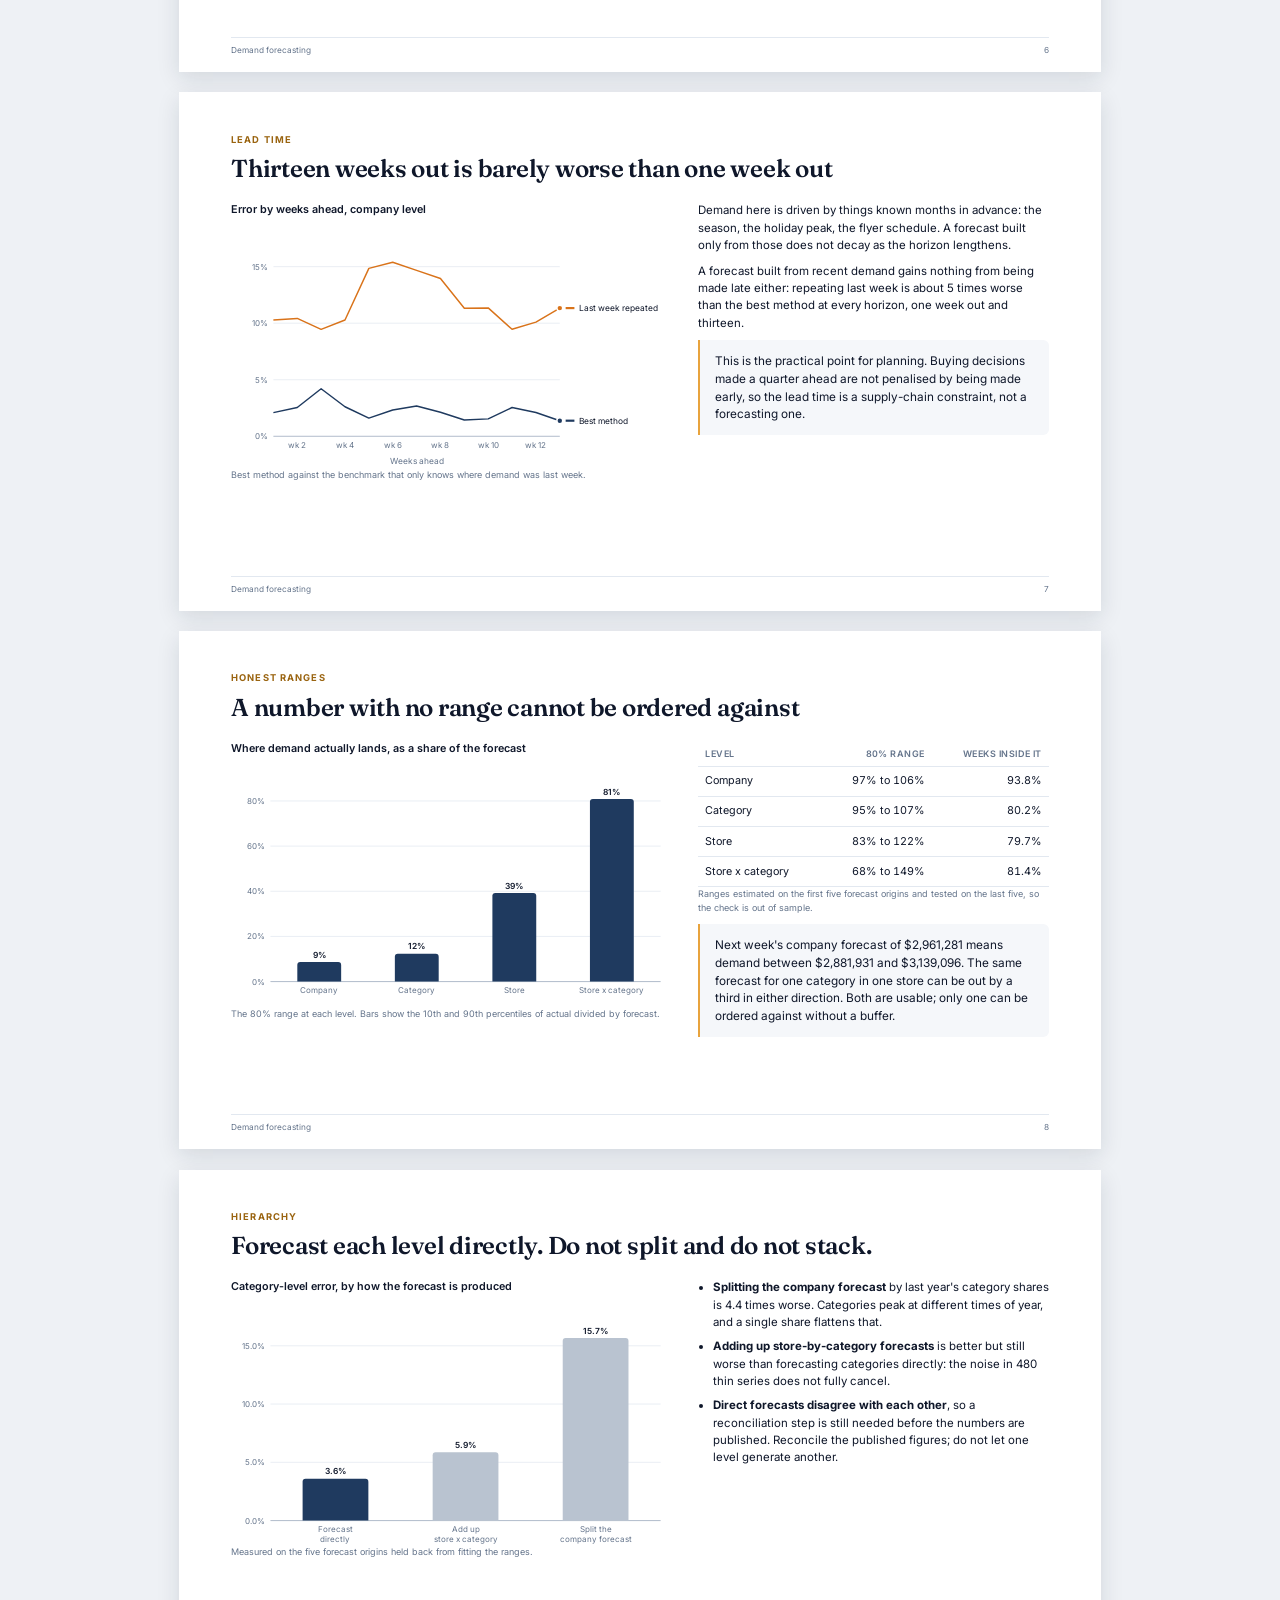
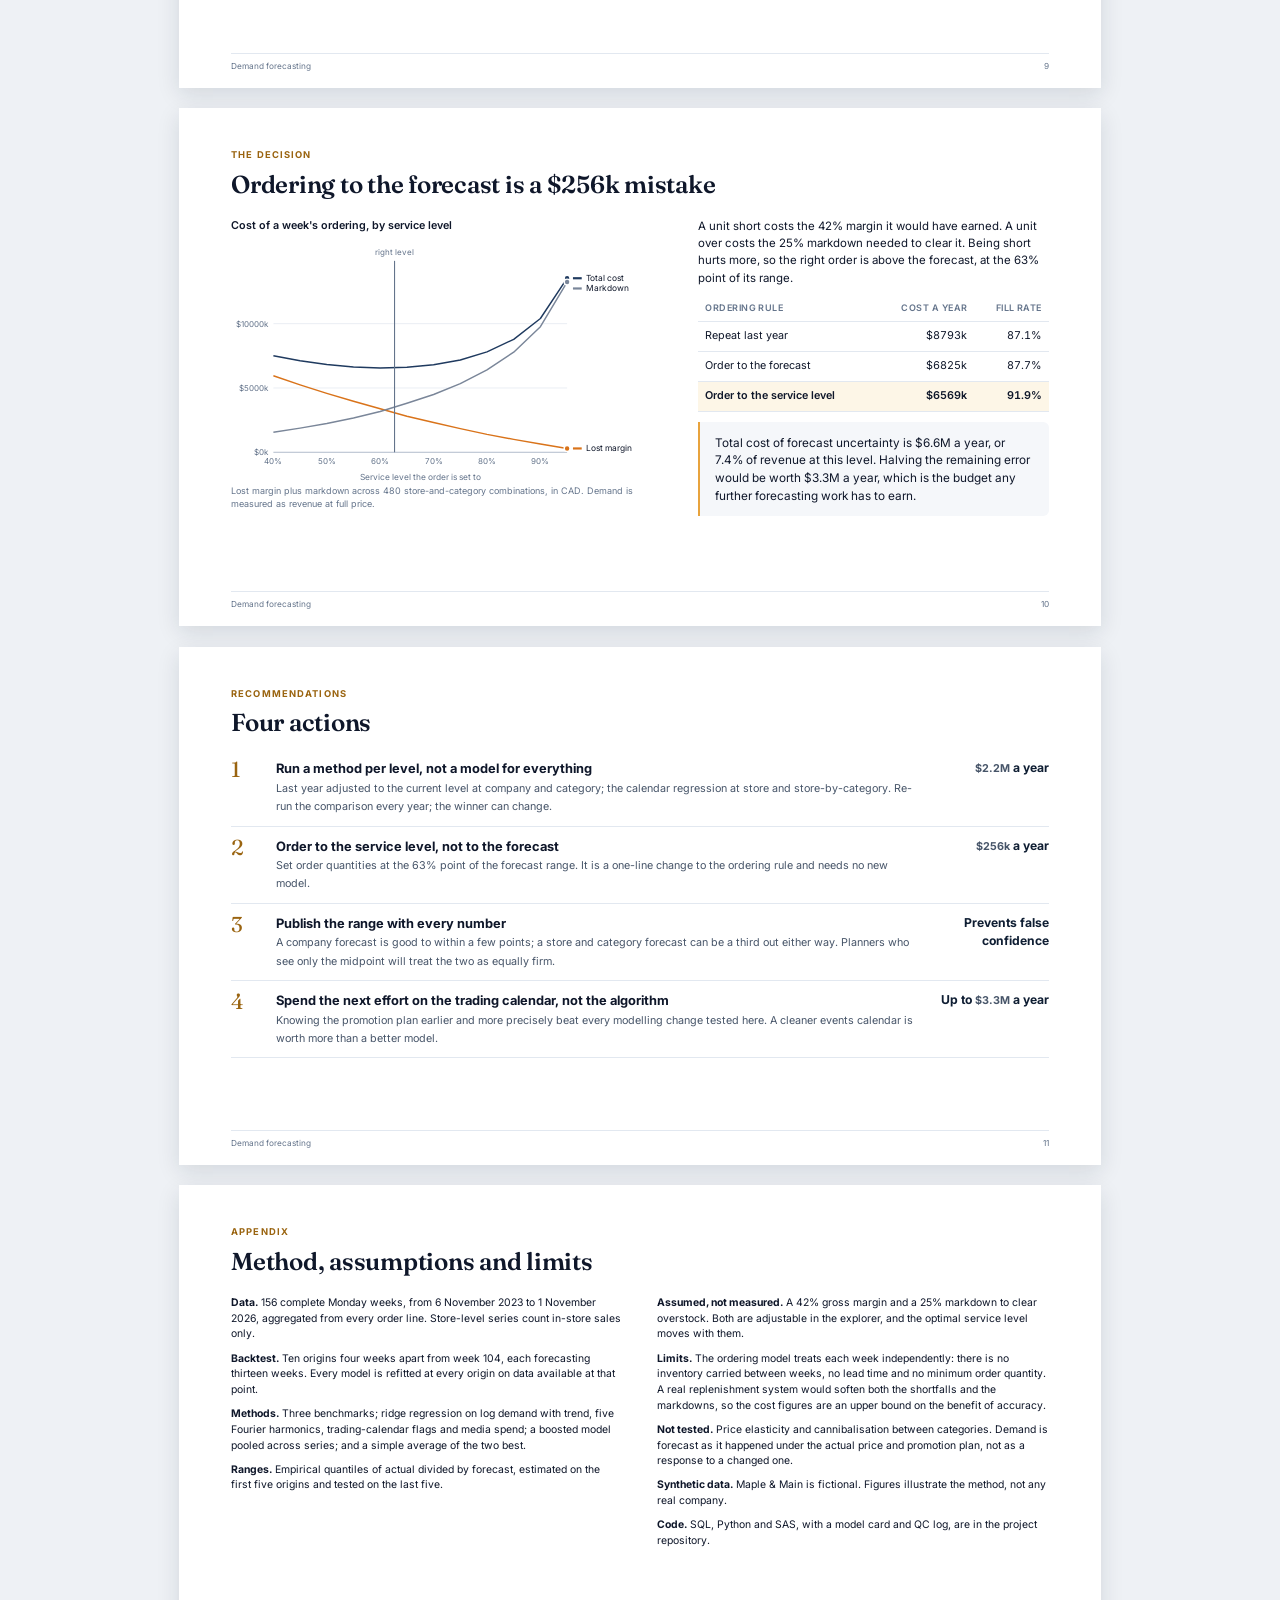
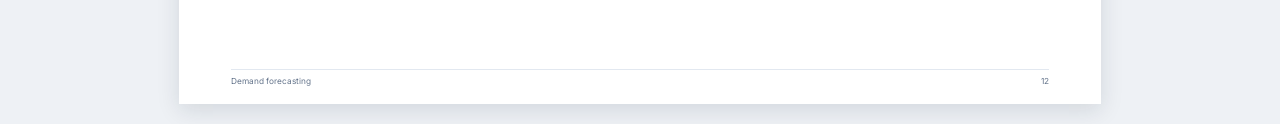
<file: projects/04-demand-forecasting/deck/index.html>
<!DOCTYPE html>
<html lang="en-CA">
<head>
<meta charset="utf-8">
<meta name="viewport" content="width=device-width, initial-scale=1">
<title>Demand forecasting · Maple & Main · Krish Dash</title>
<link href="https://fonts.googleapis.com/css2?family=Inter:wght@400;500;600;700&family=Fraunces:opsz,wght@9..144,600&display=swap" rel="stylesheet">
<link rel="stylesheet" href="../../../assets/css/deck.css">
</head>
<body>
<div class="deck-bar"><span>Demand forecasting · Maple &amp; Main</span><a href="deck.pdf">Download PDF</a><a href="../demo/">Open the explorer</a><a href="../../../">Portfolio</a></div>

<section class="slide title-slide">
  <div class="kicker">Maple &amp; Main · Demand planning</div>
  <h1>A forecast is only worth the ordering decision it improves</h1>
  <p>Weekly demand forecast at four planning levels, tested the way a buying team would use it, and priced in markdown and lost margin.</p>
  <div class="foot"><span>Krish Dash · Personal demonstration portfolio</span><span>Synthetic data. No client, employer or proprietary information.</span></div>
</section>

<section class="slide">
  <div class="kicker">Executive summary</div>
  <h2>Forecast error costs <span data-v="costPct"></span> of store revenue. Most of it is unavoidable; <span data-v="savingTotal"></span> a year is not.</h2>
  <div class="body cols-3" style="margin-top:50px;flex:0 0 auto">
    <div class="stat"><b data-v="naiveSaving"></b><span>a year saved by forecasting properly rather than repeating last year, measured as markdown plus lost margin on store-level ordering.</span></div>
    <div class="stat"><b data-v="quantileSaving"></b><span>a year more from ordering to the right service level instead of to the forecast itself. The forecast is the middle of a range, not the plan.</span></div>
    <div class="stat"><b data-v="wapeTotal"></b><span>error at company level and <span data-v="wapeSxc"></span> at store and category level. Accuracy is a property of the level you plan at, not of the model.</span></div>
  </div>
  <div class="callout" style="margin-top:54px;font-size:19px;padding:22px 26px"><b>Recommendation:</b> run a different method at each level rather than one model for everything, publish a range rather than a number, and set order quantities from the <span data-v="serviceLevel"></span> service level the margin and markdown rates imply.</div>
  <div class="foot"><span>Demand forecasting</span><span>2</span></div>
</section>

<section class="slide">
  <div class="kicker">Approach</div>
  <h2>Tested the way the business would use it</h2>
  <p class="sub">Ten forecasts made four weeks apart, each judged up to thirteen weeks ahead: the lead time a buying team works to. <span data-v="btDates"></span>.</p>
  <div class="body" style="margin-top:28px">
    <div class="flow" style="grid-template-columns:repeat(4,1fr)">
      <div><b>1. Four planning levels</b>Company, category, store, and store by category: <span data-v="nSeries"></span> weekly series in all.<small>SQL · 156 weeks</small></div>
      <div><b>2. Benchmarks first</b>Repeat last week, repeat last year, and repeat last year adjusted for the current level. A model has to beat these.<small>Three benchmarks</small></div>
      <div><b>3. Only what is known</b>Trend, seasonality, the trading calendar and the media plan. No input that would not be available on the day.<small>No peeking</small></div>
      <div><b>4. Priced, not just scored</b>Error converted to markdown and lost margin, and the ordering rule optimised against it.<small>Newsvendor economics</small></div>
    </div>
    <table class="t" style="margin-top:6px">
      <tr><th>Data used</th><th>Checks before modelling</th><th>How results were validated</th></tr>
      <tr><td>Every order line for three years, aggregated to Monday weeks, with the media plan and the trading calendar</td>
          <td>Category revenue reconciles to the company total to the dollar; no missing weeks; no lines outside the window</td>
          <td>Rolling-origin backtest on ten origins; intervals fitted on the first five origins and tested on the last five</td></tr>
    </table>
  </div>
  <div class="foot"><span>Demand forecasting</span><span>3</span></div>
</section>

<section class="slide">
  <div class="kicker">Where accuracy goes</div>
  <h2>Error roughly doubles at every step down the hierarchy</h2>
  <div class="body cols-2">
    <div>
      <div class="chart-title">Forecast error by planning level, best method at each</div>
      <div id="levelChart"></div>
      <p class="chart-note">Weighted absolute percentage error across the backtest. Dark bars: best method. Light bars: repeating the same week last year.</p>
    </div>
    <div>
      <table class="t">
        <tr><th>Level</th><th class="n">Series</th><th class="n">Error</th><th class="n">Benchmark</th></tr>
        <tbody id="levelTable"></tbody>
      </table>
      <div class="callout" style="margin-top:16px">Aggregation hides noise. A company forecast is accurate because individual weeks cancel out, not because the model understands the business better. Quote accuracy with the level attached, or it means nothing.</div>
    </div>
  </div>
  <div class="foot"><span>Demand forecasting</span><span>4</span></div>
</section>

<section class="slide">
  <div class="kicker">Method selection</div>
  <h2>No single method wins everywhere, and the most complex one wins nowhere</h2>
  <div class="body cols-2" style="grid-template-columns:1.35fr 1fr">
    <div>
      <table class="t">
        <tr><th>Method</th><th class="n">Company</th><th class="n">Category</th><th class="n">Store</th><th class="n">Store x category</th></tr>
        <tbody id="methodTable"></tbody>
      </table>
      <p class="chart-note">Weighted absolute percentage error. The best figure in each column is highlighted.</p>
    </div>
    <div>
      <ul style="font-size:15.5px">
        <li><b>At company and category level</b>, last year's shape with the level reset to the last eight weeks is hard to beat. Three years of history is only two full seasonal cycles, and a regression cannot learn the holiday peak better than simply looking at it.</li>
        <li><b>At store and store-by-category level</b>, the regression wins: individual series are too noisy for last year's actual to be a reliable guide.</li>
        <li><b>The boosted model is worst at every level.</b> With 150 weekly observations per series there is nothing for it to learn that the simpler models have not already taken.</li>
      </ul>
    </div>
  </div>
  <div class="foot"><span>Demand forecasting</span><span>5</span></div>
</section>

<section class="slide">
  <div class="kicker">What is worth knowing</div>
  <h2>The trading calendar is worth more than the media plan</h2>
  <div class="body cols-2">
    <div>
      <div class="chart-title">Error as each kind of knowledge is added, company level</div>
      <div id="ladderChart"></div>
      <p class="chart-note">Same model and same backtest throughout; only the inputs change.</p>
    </div>
    <div>
      <table class="t">
        <tr><th>Inputs</th><th class="n">Company</th><th class="n">Category</th><th class="n">Store x category</th></tr>
        <tbody id="ladderTable"></tbody>
      </table>
      <div class="callout" style="margin-top:16px">Knowing <b>when</b> the flyer drops cuts company-level error by <span data-v="calGain"></span>. Knowing <b>how much</b> is being spent on each channel adds nothing beyond that, and at store level it makes things slightly worse. Spend plans are a weak signal next to the trading calendar they accompany.</div>
    </div>
  </div>
  <div class="foot"><span>Demand forecasting</span><span>6</span></div>
</section>

<section class="slide">
  <div class="kicker">Lead time</div>
  <h2>Thirteen weeks out is barely worse than one week out</h2>
  <div class="body cols-2">
    <div>
      <div class="chart-title">Error by weeks ahead, company level</div>
      <div id="horizonChart"></div>
      <p class="chart-note">Best method against the benchmark that only knows where demand was last week.</p>
    </div>
    <div>
      <p style="font-size:16px">Demand here is driven by things known months in advance: the season, the holiday peak, the flyer schedule. A forecast built only from those does not decay as the horizon lengthens.</p>
      <p style="font-size:16px">A forecast built from recent demand gains nothing from being made late either: repeating last week is about <span data-v="naiveRatio"></span> times worse than the best method at every horizon, one week out and thirteen.</p>
      <div class="callout">This is the practical point for planning. Buying decisions made a quarter ahead are not penalised by being made early, so the lead time is a supply-chain constraint, not a forecasting one.</div>
    </div>
  </div>
  <div class="foot"><span>Demand forecasting</span><span>7</span></div>
</section>

<section class="slide">
  <div class="kicker">Honest ranges</div>
  <h2>A number with no range cannot be ordered against</h2>
  <div class="body cols-2">
    <div>
      <div class="chart-title">Where demand actually lands, as a share of the forecast</div>
      <div id="bandChart"></div>
      <p class="chart-note">The 80% range at each level. Bars show the 10th and 90th percentiles of actual divided by forecast.</p>
    </div>
    <div>
      <table class="t">
        <tr><th>Level</th><th class="n">80% range</th><th class="n">Weeks inside it</th></tr>
        <tbody id="bandTable"></tbody>
      </table>
      <p class="chart-note">Ranges estimated on the first five forecast origins and tested on the last five, so the check is out of sample.</p>
      <div class="callout" style="margin-top:14px">Next week's company forecast of <span data-v="exTotal"></span> means demand between <span data-v="exTotalLo"></span> and <span data-v="exTotalHi"></span>. The same forecast for one category in one store can be out by a third in either direction. Both are usable; only one can be ordered against without a buffer.</div>
    </div>
  </div>
  <div class="foot"><span>Demand forecasting</span><span>8</span></div>
</section>

<section class="slide">
  <div class="kicker">Hierarchy</div>
  <h2>Forecast each level directly. Do not split and do not stack.</h2>
  <div class="body cols-2">
    <div>
      <div class="chart-title">Category-level error, by how the forecast is produced</div>
      <div id="reconChart"></div>
      <p class="chart-note">Measured on the five forecast origins held back from fitting the ranges.</p>
    </div>
    <div>
      <ul style="font-size:16px">
        <li><b>Splitting the company forecast</b> by last year's category shares is <span data-v="topdownWorse"></span> times worse. Categories peak at different times of year, and a single share flattens that.</li>
        <li><b>Adding up store-by-category forecasts</b> is better but still worse than forecasting categories directly: the noise in 480 thin series does not fully cancel.</li>
        <li><b>Direct forecasts disagree with each other</b>, so a reconciliation step is still needed before the numbers are published. Reconcile the published figures; do not let one level generate another.</li>
      </ul>
    </div>
  </div>
  <div class="foot"><span>Demand forecasting</span><span>9</span></div>
</section>

<section class="slide">
  <div class="kicker">The decision</div>
  <h2>Ordering to the forecast is a <span data-v="quantileSaving"></span> mistake</h2>
  <div class="body cols-2">
    <div>
      <div class="chart-title">Cost of a week's ordering, by service level</div>
      <div id="costChart"></div>
      <p class="chart-note">Lost margin plus markdown across 480 store-and-category combinations, in CAD. Demand is measured as revenue at full price.</p>
    </div>
    <div>
      <p style="font-size:16px">A unit short costs the <span data-v="marginRate"></span> margin it would have earned. A unit over costs the <span data-v="markdownRate"></span> markdown needed to clear it. Being short hurts more, so the right order is above the forecast, at the <span data-v="serviceLevel"></span> point of its range.</p>
      <table class="t">
        <tr><th>Ordering rule</th><th class="n">Cost a year</th><th class="n">Fill rate</th></tr>
        <tbody id="orderTable"></tbody>
      </table>
      <div class="callout" style="margin-top:14px">Total cost of forecast uncertainty is <span data-v="annualCost"></span> a year, or <span data-v="costPct"></span> of revenue at this level. Halving the remaining error would be worth <span data-v="halfValue"></span> a year, which is the budget any further forecasting work has to earn.</div>
    </div>
  </div>
  <div class="foot"><span>Demand forecasting</span><span>10</span></div>
</section>

<section class="slide">
  <div class="kicker">Recommendations</div>
  <h2>Four actions</h2>
  <div class="body" style="gap:0;margin-top:18px;display:block">
    <div class="act"><i>1</i><div><b>Run a method per level, not a model for everything</b><span>Last year adjusted to the current level at company and category; the calendar regression at store and store-by-category. Re-run the comparison every year; the winner can change.</span></div><em><span data-v="naiveSaving"></span> a year</em></div>
    <div class="act"><i>2</i><div><b>Order to the service level, not to the forecast</b><span>Set order quantities at the <span data-v="serviceLevel"></span> point of the forecast range. It is a one-line change to the ordering rule and needs no new model.</span></div><em><span data-v="quantileSaving"></span> a year</em></div>
    <div class="act"><i>3</i><div><b>Publish the range with every number</b><span>A company forecast is good to within a few points; a store and category forecast can be a third out either way. Planners who see only the midpoint will treat the two as equally firm.</span></div><em>Prevents false confidence</em></div>
    <div class="act"><i>4</i><div><b>Spend the next effort on the trading calendar, not the algorithm</b><span>Knowing the promotion plan earlier and more precisely beat every modelling change tested here. A cleaner events calendar is worth more than a better model.</span></div><em>Up to <span data-v="halfValue"></span> a year</em></div>
  </div>
  <div class="foot"><span>Demand forecasting</span><span>11</span></div>
</section>

<section class="slide">
  <div class="kicker">Appendix</div>
  <h2>Method, assumptions and limits</h2>
  <div class="body cols-even" style="font-size:14.5px;gap:48px">
    <div>
      <p><b>Data.</b> 156 complete Monday weeks, from 6 November 2023 to 1 November 2026, aggregated from every order line. Store-level series count in-store sales only.</p>
      <p><b>Backtest.</b> Ten origins four weeks apart from week 104, each forecasting thirteen weeks. Every model is refitted at every origin on data available at that point.</p>
      <p><b>Methods.</b> Three benchmarks; ridge regression on log demand with trend, five Fourier harmonics, trading-calendar flags and media spend; a boosted model pooled across series; and a simple average of the two best.</p>
      <p><b>Ranges.</b> Empirical quantiles of actual divided by forecast, estimated on the first five origins and tested on the last five.</p>
    </div>
    <div>
      <p><b>Assumed, not measured.</b> A <span data-v="marginRate"></span> gross margin and a <span data-v="markdownRate"></span> markdown to clear overstock. Both are adjustable in the explorer, and the optimal service level moves with them.</p>
      <p><b>Limits.</b> The ordering model treats each week independently: there is no inventory carried between weeks, no lead time and no minimum order quantity. A real replenishment system would soften both the shortfalls and the markdowns, so the cost figures are an upper bound on the benefit of accuracy.</p>
      <p><b>Not tested.</b> Price elasticity and cannibalisation between categories. Demand is forecast as it happened under the actual price and promotion plan, not as a response to a changed one.</p>
      <p><b>Synthetic data.</b> Maple &amp; Main is fictional. Figures illustrate the method, not any real company.</p>
      <p><b>Code.</b> SQL, Python and SAS, with a model card and QC log, are in the project repository.</p>
    </div>
  </div>
  <div class="foot"><span>Demand forecasting</span><span>12</span></div>
</section>

<script src="../outputs/report_data.js"></script>
<script src="../../../assets/js/charts.js"></script>
<script>
const P = window.P4, n0 = v => Math.round(v).toLocaleString("en-CA"), O = P.ordering, L = P.levels;
const SHORT = { "Total": "Company", "Category": "Category", "Store": "Store", "Store x Category": "Store x category" };
const pct1 = v => (v * 100).toFixed(1) + "%";
const sum = P.summary, byMethod = [...new Set(sum.map(s => s.method))];
const get = (lvl, m) => sum.find(s => s.level === lvl && s.method === m).wape;
const naiveH = P.by_horizon.filter(r => r.level === "Total" && r.method === "Last week repeated");
const champH0 = P.champion_by_horizon.filter(r => r.level === "Total");
const V = {
  costPct: pct1(O.cost_as_share_of_revenue), savingTotal: "$" + ((O.saving_vs_seasonal_naive_annualised + O.saving_vs_forecast_annualised) / 1e6).toFixed(1) + "M",
  naiveSaving: "$" + (O.saving_vs_seasonal_naive_annualised / 1e6).toFixed(1) + "M", quantileSaving: MM.cadK(O.saving_vs_forecast_annualised),
  wapeTotal: pct1(P.winner_wape.Total), wapeSxc: pct1(P.winner_wape["Store x Category"]),
  serviceLevel: Math.round(O.optimal_service_level_theory * 100) + "%",
  btDates: P.backtest_dates[0] + " to " + P.backtest_dates[1],
  nSeries: n0(Object.values(P.series_counts).reduce((a, b) => a + b, 0)),
  calGain: pct1(1 - P.knowledge_ladder.Total["plus trading calendar"] / P.knowledge_ladder.Total["seasonality only"]),
  naiveRatio: (naiveH.reduce((a, r) => a + r.wape, 0) / champH0.reduce((a, r) => a + r.wape, 0)).toFixed(0),
  marginRate: Math.round(P.assumptions.margin_rate * 100) + "%", markdownRate: Math.round(P.assumptions.markdown_rate * 100) + "%",
  annualCost: "$" + (O.annual_cost_of_uncertainty / 1e6).toFixed(1) + "M",
  halfValue: "$" + (O.value_of_halving_error_annualised / 1e6).toFixed(1) + "M",
  topdownWorse: (P.reconciliation.wape["Split the company forecast"] / P.reconciliation.wape["Forecast each category directly"]).toFixed(1),
  bandTotal: pct1(P.intervals.Total.band[0] - 1).replace("-", "minus ") + " to +" + pct1(P.intervals.Total.band[1] - 1),
  bandSxc: pct1(P.intervals["Store x Category"].band[0] - 1).replace("-", "minus ") + " to +" + pct1(P.intervals["Store x Category"].band[1] - 1),
};
const ex = P.forecasts.Total.series[0], k = P.forecasts.Total.history_weeks;
V.exTotal = MM.cad(ex.forecast[0]); V.exTotalLo = MM.cad(ex.lo[0]); V.exTotalHi = MM.cad(ex.hi[0]);
document.querySelectorAll("[data-v]").forEach(e => { e.textContent = V[e.dataset.v] ?? "?"; });

MM.bars("#levelChart", { width: 600, height: 340, fmt: v => (v * 100).toFixed(0) + "%", maxBar: 46,
  data: L.flatMap(l => [{ label: SHORT[l], value: P.winner_wape[l], color: MM.C.focus,
      tip: `<b>${SHORT[l]}</b><br>${pct1(P.winner_wape[l])} with ${P.champion[l]}` },
    { label: "", value: P.seasonal_naive_wape[l], color: MM.C.context, tip: `Same week last year: ${pct1(P.seasonal_naive_wape[l])}` }]) });
document.getElementById("levelTable").innerHTML = L.map(l =>
  `<tr><td>${SHORT[l]}</td><td class="n">${n0(P.series_counts[l])}</td><td class="n">${pct1(P.winner_wape[l])}</td><td class="n">${pct1(P.seasonal_naive_wape[l])}</td></tr>`).join("");

const order = ["Last week repeated", "Same week last year", "Same week last year, level adjusted", "Seasonality only (ridge)",
               "Seasonality and trading calendar (ridge)", "Calendar and media plan (ridge)", "Last year and calendar combined",
               "Calendar and media, level anchored (boosted)"];
const nice = { "Calendar and media, level anchored (boosted)": "Boosted model, all inputs", "Seasonality only (ridge)": "Regression: trend and season",
               "Seasonality and trading calendar (ridge)": "Regression: plus trading calendar", "Calendar and media plan (ridge)": "Regression: plus media plan",
               "Last year and calendar combined": "Last year and regression, averaged" };
document.getElementById("methodTable").innerHTML = order.map(m =>
  `<tr>${["<td>" + (nice[m] || m) + "</td>"].concat(L.map(l =>
    `<td class="n" ${P.champion[l] === m ? 'style="background:#fdf6e7;font-weight:700"' : ""}>${pct1(get(l, m))}</td>`)).join("")}</tr>`).join("");

const lad = P.knowledge_ladder.Total, ladKeys = ["seasonality only", "plus trading calendar", "plus media plan", "plus recent level"];
MM.bars("#ladderChart", { width: 600, height: 340, fmt: v => (v * 100).toFixed(1) + "%", maxBar: 70,
  data: ladKeys.map((kk, i) => ({ label: kk.replace("plus ", "+ ").replace(" ", "\n"), value: lad[kk],
    color: i === 1 ? MM.C.accent : MM.C.context, tip: `<b>${kk}</b><br>${pct1(lad[kk])}` })) });
document.getElementById("ladderTable").innerHTML = ladKeys.map(kk =>
  `<tr><td>${kk[0].toUpperCase() + kk.slice(1)}</td>` + ["Total", "Category", "Store x Category"].map(l =>
    `<td class="n">${pct1(P.knowledge_ladder[l][kk])}</td>`).join("") + "</tr>").join("");

const champH = P.champion_by_horizon.filter(r => r.level === "Total");
MM.lines("#horizonChart", { width: 600, height: 340, rightPad: 150, xFmt: v => "wk " + v, yFmt: v => (v * 100).toFixed(0) + "%",
  xTitle: "Weeks ahead",
  series: [{ name: "Best method", color: MM.C.focus, points: champH.map(r => [r.horizon, r.wape]) },
           { name: "Last week repeated", color: MM.C.accent, points: naiveH.map(r => [r.horizon, r.wape]) }] });

MM.bars("#bandChart", { width: 600, height: 340, fmt: v => (v * 100).toFixed(0) + "%", maxBar: 60,
  data: L.map(l => ({ label: SHORT[l], value: P.intervals[l].band[1] - P.intervals[l].band[0],
    color: MM.C.focus, tip: `<b>${SHORT[l]}</b><br>80% range: ${pct1(P.intervals[l].band[0])} to ${pct1(P.intervals[l].band[1])} of the forecast` })) });
document.getElementById("bandTable").innerHTML = L.map(l =>
  `<tr><td>${SHORT[l]}</td><td class="n">${Math.round(P.intervals[l].band[0] * 100)}% to ${Math.round(P.intervals[l].band[1] * 100)}%</td><td class="n">${pct1(P.intervals[l].coverage["80%"])}</td></tr>`).join("");

MM.bars("#reconChart", { width: 600, height: 340, fmt: v => (v * 100).toFixed(1) + "%", maxBar: 90,
  data: Object.entries(P.reconciliation.wape).sort((a, b) => a[1] - b[1]).map(([kk, v]) => ({
    label: kk.replace("Forecast each category ", "Forecast\n").replace("Add up store x category", "Add up\nstore x category").replace("Split the company forecast", "Split the\ncompany forecast"),
    value: v, color: kk === P.reconciliation.best ? MM.C.focus : MM.C.context, tip: `<b>${kk}</b><br>${pct1(v)}` })) });

const perYear = v => v / O.weeks_evaluated * 52;
MM.lines("#costChart", { width: 600, height: 340, rightPad: 140, xFmt: v => Math.round(v * 100) + "%", yFmt: MM.cadK,
  xTitle: "Service level the order is set to", mark: O.optimal_service_level_theory, markLabel: "right level",
  series: [{ name: "Total cost", color: MM.C.focus, points: O.curve.map(c => [c.service_level, perYear(c.total)]) },
           { name: "Lost margin", color: MM.C.accent, points: O.curve.map(c => [c.service_level, perYear(c.lost_margin)]) },
           { name: "Markdown", color: "#7a8699", points: O.curve.map(c => [c.service_level, perYear(c.markdown)]) }] });
document.getElementById("orderTable").innerHTML = [
  ["Repeat last year", O.order_on_seasonal_naive], ["Order to the forecast", O.order_to_forecast],
  ["Order to the service level", O.order_to_theoretical_quantile]].map(([n, c], i) =>
  `<tr class="${i === 2 ? "hl" : ""}"><td>${n}</td><td class="n">${MM.cadK(perYear(c.total))}</td><td class="n">${pct1(c.fill_rate)}</td></tr>`).join("");
</script>
</body>
</html>
</file>
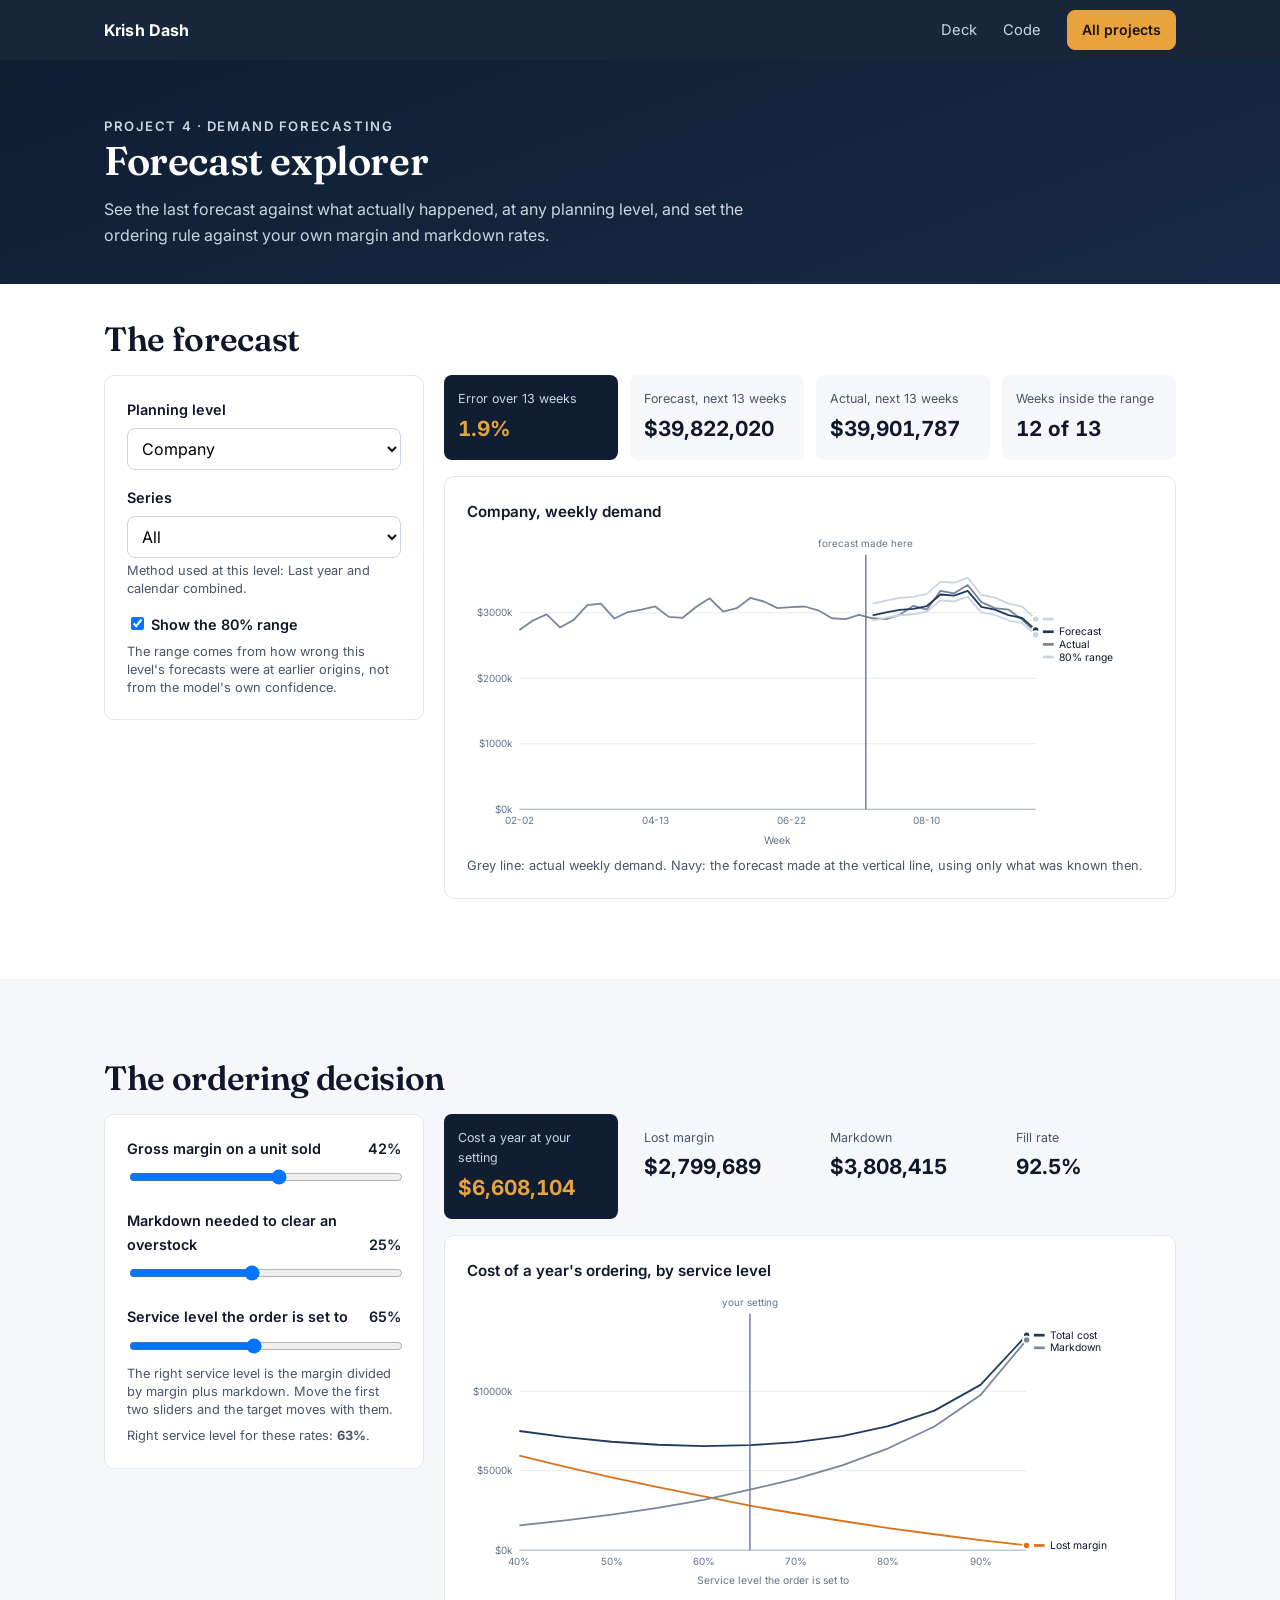
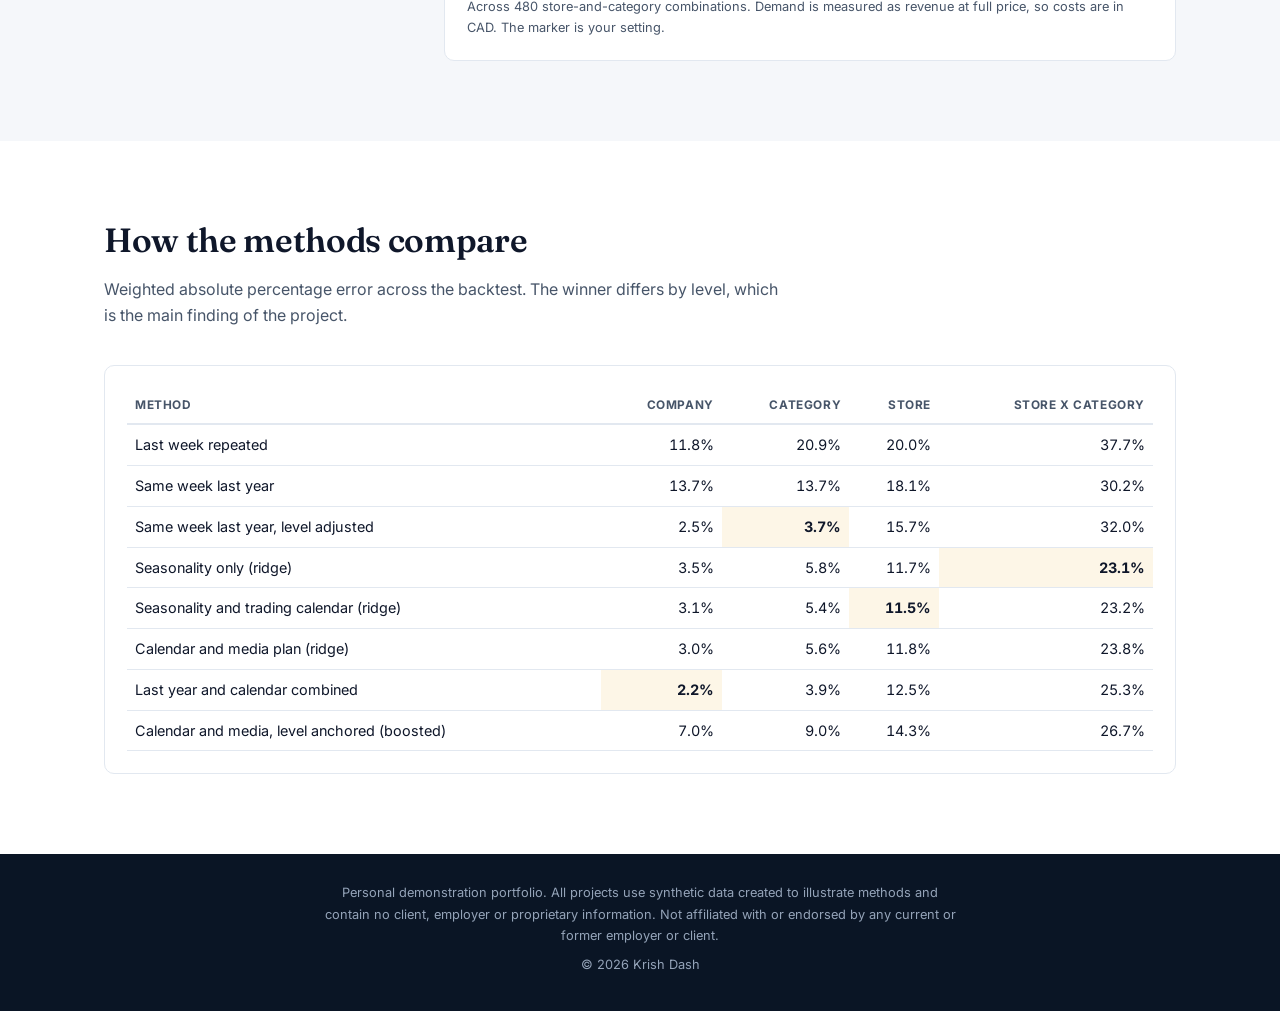
<file: projects/04-demand-forecasting/demo/index.html>
<!DOCTYPE html>
<html lang="en-CA">
<head>
<meta charset="utf-8">
<meta name="viewport" content="width=device-width, initial-scale=1">
<title>Forecast explorer · Maple & Main · Krish Dash</title>
<link href="https://fonts.googleapis.com/css2?family=Inter:wght@400;500;600;700&family=Fraunces:opsz,wght@9..144,600&display=swap" rel="stylesheet">
<link rel="stylesheet" href="../../../assets/css/site.css">
<style>
  .demo-head { background: linear-gradient(160deg, var(--navy), var(--navy-2)); color: #fff; padding: 44px 0 36px; }
  .demo-head h1 { font-size: clamp(1.8rem, 4vw, 2.5rem); }
  .demo-head p { color: #cbd5e1; max-width: 70ch; margin: 12px 0 0; }
  .panel { background: #fff; border: 1px solid var(--line); border-radius: var(--radius); padding: 22px; }
  .sim { display: grid; grid-template-columns: 320px 1fr; gap: 20px; align-items: start; }
  .ctl label { display: block; font-weight: 600; font-size: .9rem; margin: 16px 0 6px; }
  .ctl label:first-child { margin-top: 0; }
  .ctl select, .ctl input[type=range] { width: 100%; }
  .ctl select { padding: 9px 10px; border: 1px solid #cbd5e1; border-radius: 8px; font: inherit; background: #fff; }
  .ctl output { float: right; font-weight: 600; color: var(--navy); }
  .ctl small { display: block; color: var(--slate); font-size: .8rem; margin-top: 4px; line-height: 1.4; }
  .kpis { display: grid; grid-template-columns: repeat(4, 1fr); gap: 12px; margin-bottom: 16px; }
  .kpi { background: var(--bg-alt); border-radius: 8px; padding: 14px; }
  .kpi span { display: block; font-size: .78rem; color: var(--slate); }
  .kpi b { display: block; font-size: 1.3rem; margin-top: 2px; font-variant-numeric: tabular-nums; }
  .kpi.main { background: var(--navy); } .kpi.main span { color: #cbd5e1; } .kpi.main b { color: var(--accent); }
  .ct { font-weight: 600; font-size: .95rem; } .cn { color: var(--slate); font-size: .8rem; margin-top: 6px; }
  .two { display: grid; grid-template-columns: 1fr 1fr; gap: 20px; }
  table.t2 { width: 100%; border-collapse: collapse; font-size: .9rem; }
  table.t2 th { text-align: left; font-size: .74rem; text-transform: uppercase; letter-spacing: .05em; color: var(--slate); border-bottom: 2px solid var(--line); padding: 8px; }
  table.t2 td { padding: 8px; border-bottom: 1px solid var(--line); } table.t2 .n { text-align: right; font-variant-numeric: tabular-nums; }
  table.t2 tr.hl td { background: #fdf6e7; font-weight: 600; }
  h2.sec { margin-top: 0; }
  @media (max-width: 900px) { .sim, .two { grid-template-columns: 1fr; } .kpis { grid-template-columns: 1fr 1fr; } }
</style>
</head>
<body>
<header class="nav"><div class="wrap nav-in"><a class="brand" href="../../../">Krish Dash</a>
  <nav><a href="../deck/">Deck</a><a href="https://github.com/kcdash/analytics-portfolio/tree/main/projects/04-demand-forecasting">Code</a><a class="btn btn-sm" href="../../../#work">All projects</a></nav></div></header>

<section class="demo-head"><div class="wrap">
  <p class="eyebrow">Project 4 · Demand forecasting</p>
  <h1>Forecast explorer</h1>
  <p>See the last forecast against what actually happened, at any planning level, and set the ordering rule against your own margin and markdown rates.</p>
</div></section>

<main>
<section class="section" style="padding-top:36px"><div class="wrap">
  <h2 class="sec">The forecast</h2>
  <div class="sim">
    <div class="panel ctl">
      <label for="level">Planning level</label><select id="level"></select>
      <label for="sid">Series</label><select id="sid"></select>
      <small id="champNote"></small>
      <label><input type="checkbox" id="showBand" checked> Show the 80% range</label>
      <small>The range comes from how wrong this level's forecasts were at earlier origins, not from the model's own confidence.</small>
    </div>
    <div>
      <div class="kpis">
        <div class="kpi main"><span>Error over 13 weeks</span><b id="k_wape"></b></div>
        <div class="kpi"><span>Forecast, next 13 weeks</span><b id="k_fc"></b></div>
        <div class="kpi"><span>Actual, next 13 weeks</span><b id="k_act"></b></div>
        <div class="kpi"><span>Weeks inside the range</span><b id="k_cov"></b></div>
      </div>
      <div class="panel">
        <div class="ct" id="chartTitle"></div>
        <div id="chart"></div>
        <div class="cn">Grey line: actual weekly demand. Navy: the forecast made at the vertical line, using only what was known then.</div>
      </div>
    </div>
  </div>
</div></section>

<section class="section alt"><div class="wrap">
  <h2 class="sec">The ordering decision</h2>
  <div class="sim">
    <div class="panel ctl">
      <label for="margin">Gross margin on a unit sold <output id="o_margin"></output></label><input type="range" id="margin" min="20" max="60" step="1">
      <label for="markdown">Markdown needed to clear an overstock <output id="o_markdown"></output></label><input type="range" id="markdown" min="5" max="50" step="1">
      <label for="sl">Service level the order is set to <output id="o_sl"></output></label><input type="range" id="sl" min="40" max="95" step="5">
      <small>The right service level is the margin divided by margin plus markdown. Move the first two sliders and the target moves with them.</small>
      <div class="cn" id="target"></div>
    </div>
    <div>
      <div class="kpis">
        <div class="kpi main"><span>Cost a year at your setting</span><b id="c_total"></b></div>
        <div class="kpi"><span>Lost margin</span><b id="c_short"></b></div>
        <div class="kpi"><span>Markdown</span><b id="c_over"></b></div>
        <div class="kpi"><span>Fill rate</span><b id="c_fill"></b></div>
      </div>
      <div class="panel">
        <div class="ct">Cost of a year's ordering, by service level</div>
        <div id="cost"></div>
        <div class="cn">Across 480 store-and-category combinations. Demand is measured as revenue at full price, so costs are in CAD. The marker is your setting.</div>
      </div>
    </div>
  </div>
</div></section>

<section class="section"><div class="wrap">
  <h2 class="sec">How the methods compare</h2>
  <p class="section-lead">Weighted absolute percentage error across the backtest. The winner differs by level, which is the main finding of the project.</p>
  <div class="panel" style="overflow-x:auto"><table class="t2" style="min-width:620px"><thead><tr><th>Method</th><th class="n">Company</th><th class="n">Category</th><th class="n">Store</th><th class="n">Store x category</th></tr></thead><tbody id="methods"></tbody></table></div>
</div></section>
</main>

<footer><div class="wrap">
  <p>Personal demonstration portfolio. All projects use synthetic data created to illustrate methods and contain no client, employer or proprietary information. Not affiliated with or endorsed by any current or former employer or client.</p>
  <p>© 2026 Krish Dash</p>
</div></footer>

<script src="../outputs/report_data.js"></script>
<script src="../../../assets/js/charts.js"></script>
<script>
const P = window.P4, $ = id => document.getElementById(id), pct1 = v => (v * 100).toFixed(1) + "%";
const SHORT = { "Total": "Company", "Category": "Category", "Store": "Store", "Store x Category": "Store x category" };

/* ---- forecast chart ---- */
$("level").innerHTML = P.levels.map(l => `<option value="${l}">${SHORT[l]}</option>`).join("");
function fillSeries() {
  const f = P.forecasts[$("level").value];
  $("sid").innerHTML = f.series.map((s, i) => `<option value="${i}">${s.id}</option>`).join("");
  $("champNote").textContent = "Method used at this level: " + f.champion + ".";
  draw();
}
function draw() {
  const f = P.forecasts[$("level").value], s = f.series[+$("sid").value], k = f.history_weeks;
  const band = $("showBand").checked;
  const n = s.history.length + s.actual.length;
  const xs = Array.from({ length: n }, (_, i) => i);
  const actual = s.history.concat(s.actual);
  const fc = s.history.map(() => null).concat(s.forecast);
  const series = [{ name: "Actual", color: "#7a8699", points: xs.map(i => [i, actual[i]]) },
                  { name: "Forecast", color: MM.C.focus, points: xs.slice(k).map(i => [i, fc[i]]) }];
  if (band) {
    series.push({ name: "80% range", color: "#cbd5e1", points: xs.slice(k).map((i, j) => [i, s.lo[j]]) });
    series.push({ name: "", color: "#cbd5e1", points: xs.slice(k).map((i, j) => [i, s.hi[j]]) });
  }
  MM.lines("#chart", { width: 760, height: 360, rightPad: 130, xTitle: "Week", yFmt: MM.cadK, mark: k - 0.5, markLabel: "forecast made here",
    xFmt: i => (f.weeks[Math.round(i)] || "").slice(5), series });
  const af = s.actual.reduce((a, b) => a + b, 0), ff = s.forecast.reduce((a, b) => a + b, 0);
  const err = s.actual.reduce((a, v, i) => a + Math.abs(v - s.forecast[i]), 0) / af;
  const inside = s.actual.filter((v, i) => v >= s.lo[i] && v <= s.hi[i]).length;
  $("k_wape").textContent = pct1(err); $("k_fc").textContent = MM.cad(ff); $("k_act").textContent = MM.cad(af);
  $("k_cov").textContent = inside + " of " + s.actual.length;
  $("chartTitle").textContent = SHORT[$("level").value] + (s.id === "All" ? "" : ": " + s.id) + ", weekly demand";
}
["level"].forEach(id => $(id).addEventListener("change", fillSeries));
["sid", "showBand"].forEach(id => $(id).addEventListener("change", draw));
fillSeries();

/* ---- ordering ---- */
const O = P.ordering, curve = O.curve, perYear = v => v / O.weeks_evaluated * 52;
$("margin").value = Math.round(P.assumptions.margin_rate * 100);
$("markdown").value = Math.round(P.assumptions.markdown_rate * 100);
$("sl").value = Math.round(O.optimal_service_level_theory * 20) * 5;
function order() {
  const m = +$("margin").value / 100, d = +$("markdown").value / 100, sl = +$("sl").value / 100;
  $("o_margin").textContent = $("margin").value + "%"; $("o_markdown").textContent = $("markdown").value + "%";
  $("o_sl").textContent = $("sl").value + "%";
  const target = m / (m + d);
  $("target").innerHTML = `Right service level for these rates: <b>${Math.round(target * 100)}%</b>.`;
  // the backtest stored each point's shortfall and overage at the original rates, so rescale
  const pts = curve.map(c => ({ sl: c.service_level, fill: c.fill_rate,
    short: c.lost_margin / P.assumptions.margin_rate * m, over: c.markdown / P.assumptions.markdown_rate * d }));
  pts.forEach(p => p.total = p.short + p.over);
  const here = pts.reduce((b, p) => Math.abs(p.sl - sl) < Math.abs(b.sl - sl) ? p : b);
  $("c_total").textContent = MM.cad(perYear(here.total)); $("c_short").textContent = MM.cad(perYear(here.short));
  $("c_over").textContent = MM.cad(perYear(here.over)); $("c_fill").textContent = pct1(here.fill);
  MM.lines("#cost", { width: 760, height: 340, rightPad: 140, xFmt: v => Math.round(v * 100) + "%", yFmt: MM.cadK,
    xTitle: "Service level the order is set to", mark: sl, markLabel: "your setting",
    series: [{ name: "Total cost", color: MM.C.focus, points: pts.map(p => [p.sl, perYear(p.total)]) },
             { name: "Lost margin", color: MM.C.accent, points: pts.map(p => [p.sl, perYear(p.short)]) },
             { name: "Markdown", color: "#7a8699", points: pts.map(p => [p.sl, perYear(p.over)]) }] });
}
["margin", "markdown", "sl"].forEach(id => $(id).addEventListener("input", order));
order();

/* ---- method table ---- */
const get = (l, m) => P.summary.find(s => s.level === l && s.method === m).wape;
const order2 = ["Last week repeated", "Same week last year", "Same week last year, level adjusted", "Seasonality only (ridge)",
                "Seasonality and trading calendar (ridge)", "Calendar and media plan (ridge)", "Last year and calendar combined",
                "Calendar and media, level anchored (boosted)"];
$("methods").innerHTML = order2.map(m => `<tr><td>${m}</td>` + P.levels.map(l =>
  `<td class="n" ${P.champion[l] === m ? 'style="background:#fdf6e7;font-weight:700"' : ""}>${pct1(get(l, m))}</td>`).join("") + "</tr>").join("");
</script>
</body>
</html>
</file>
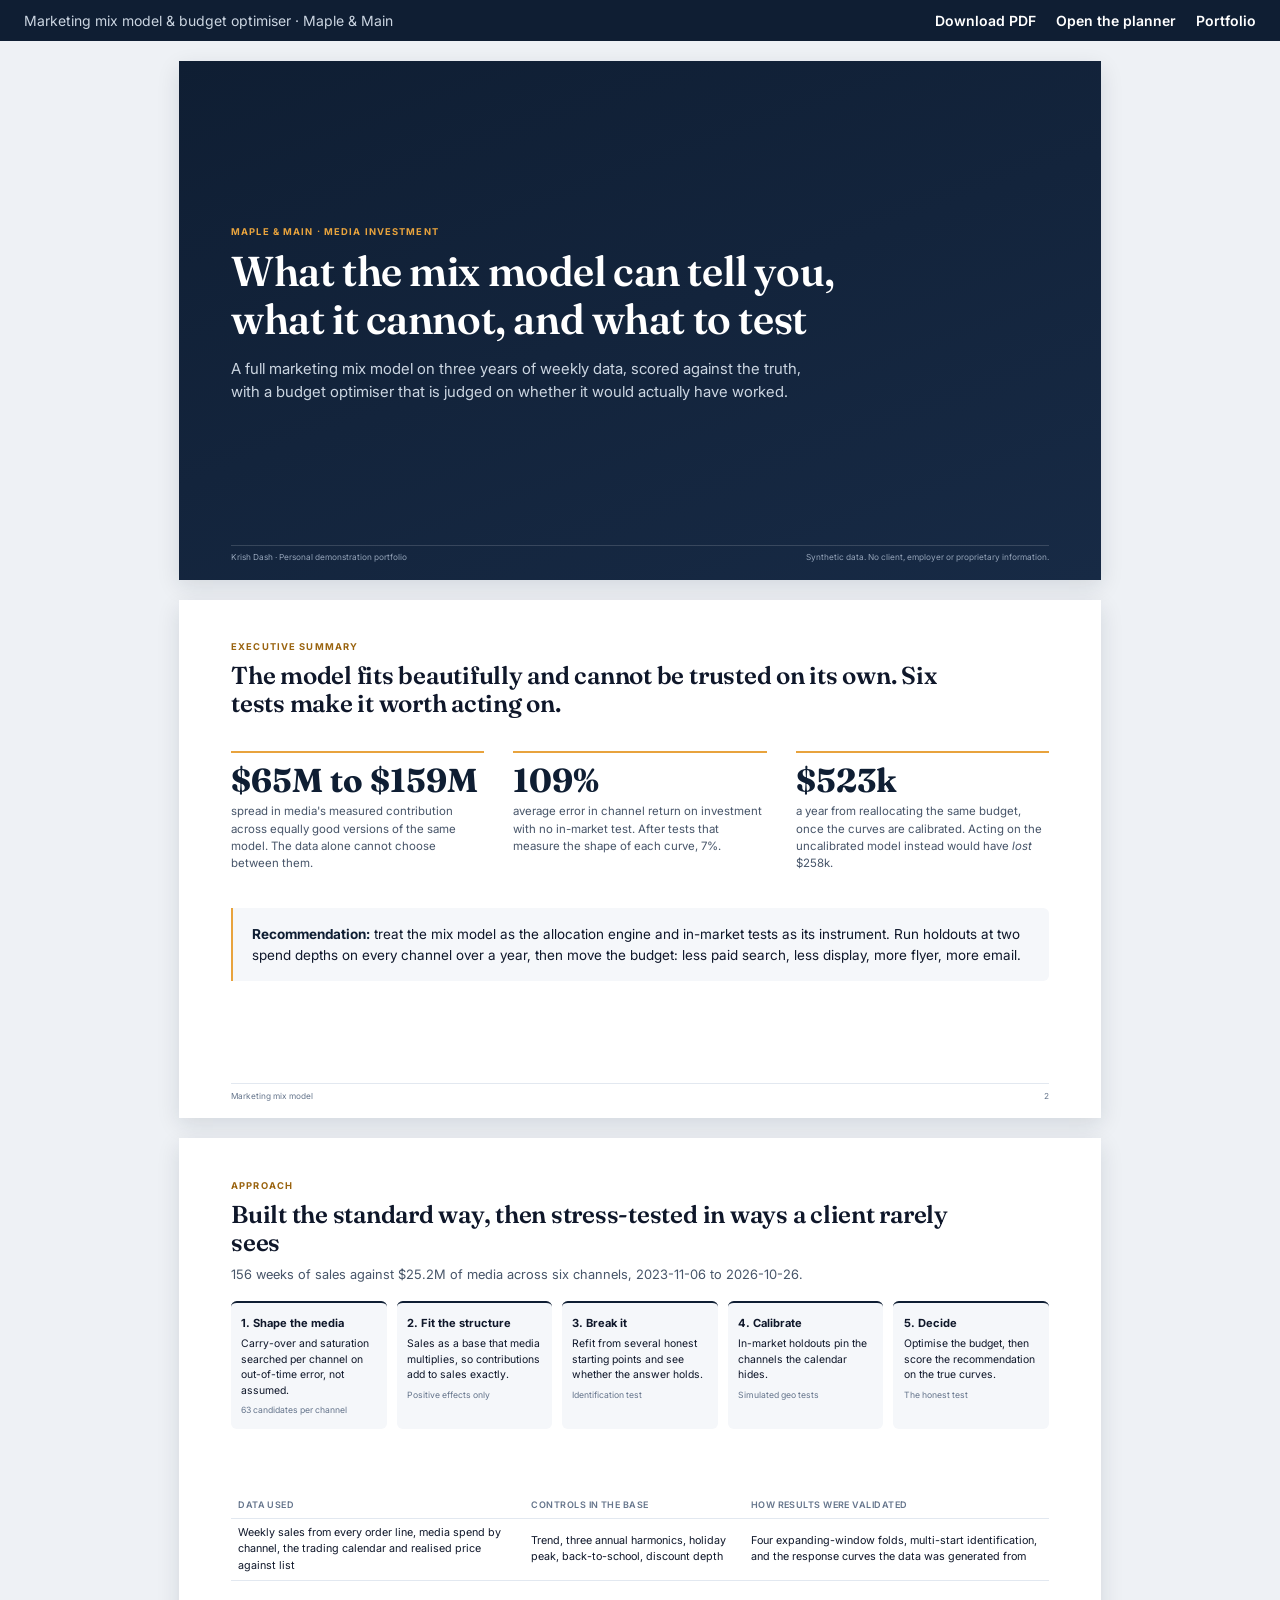
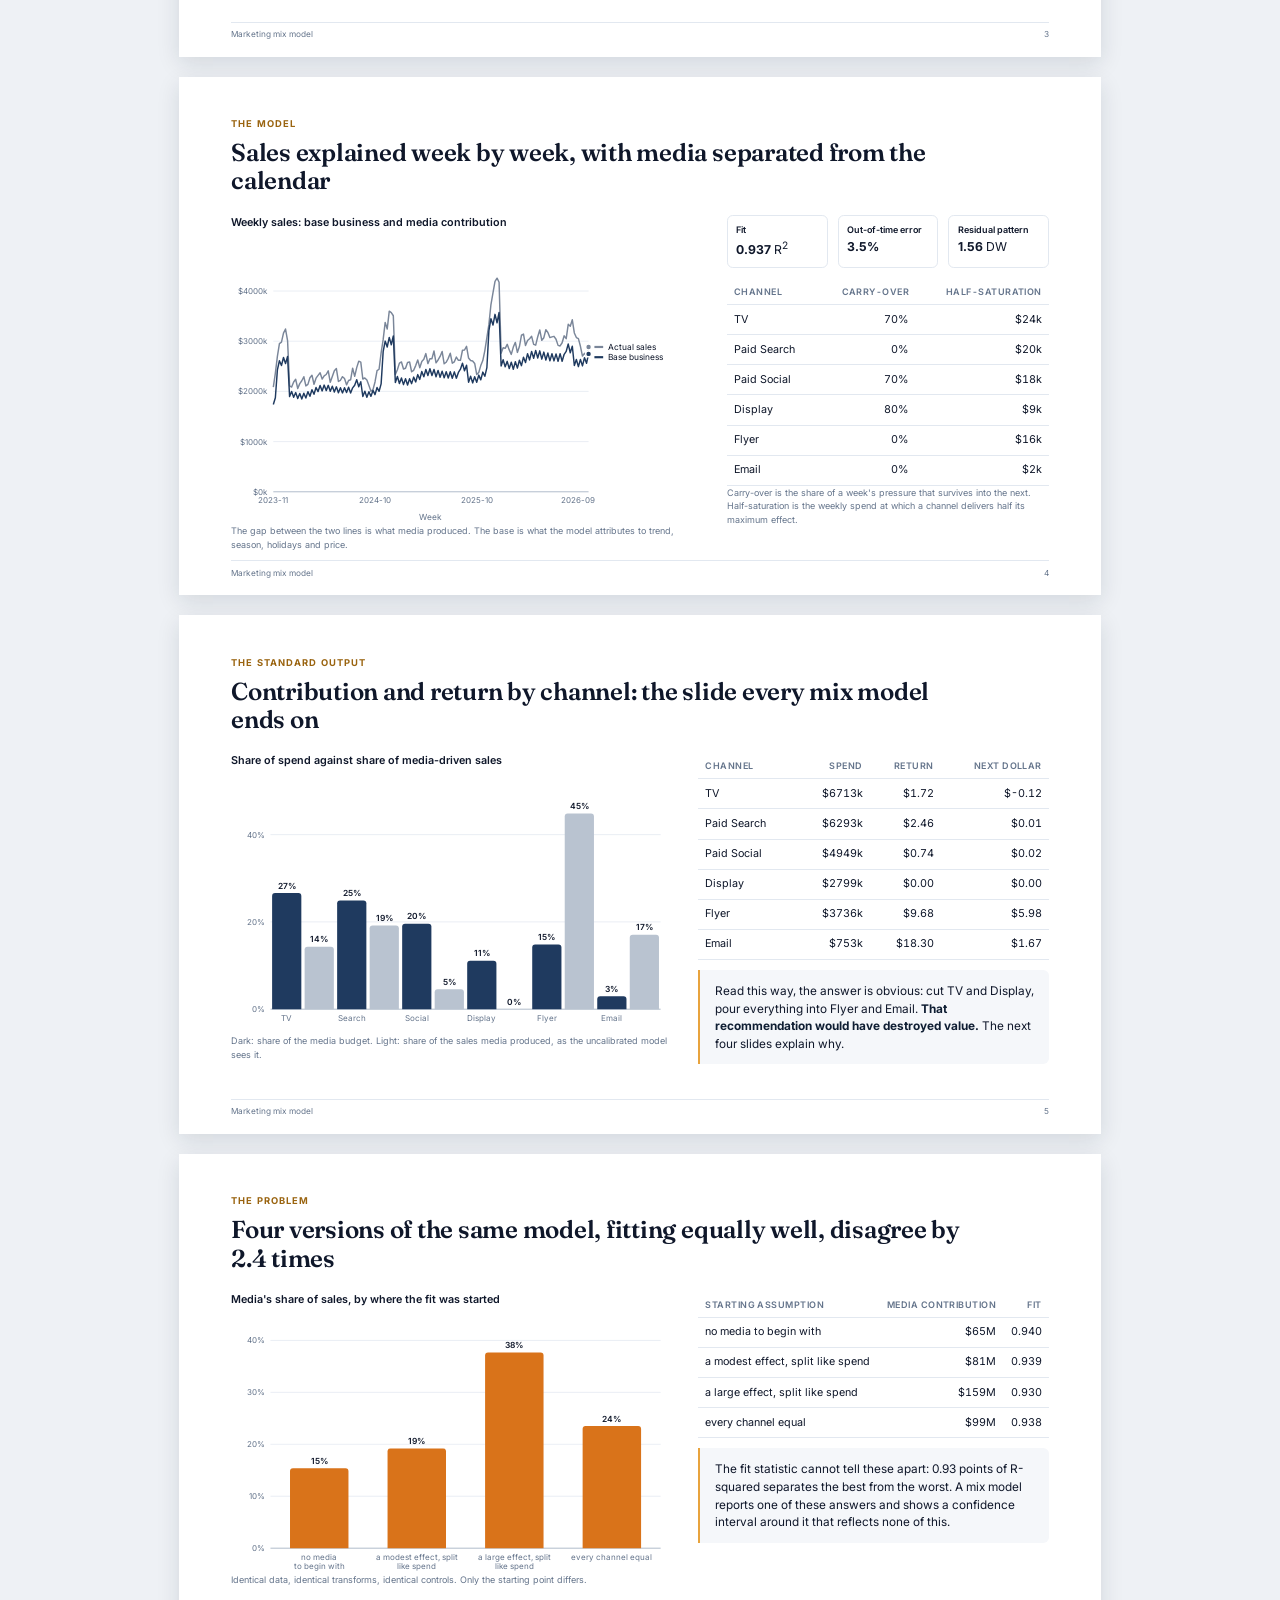
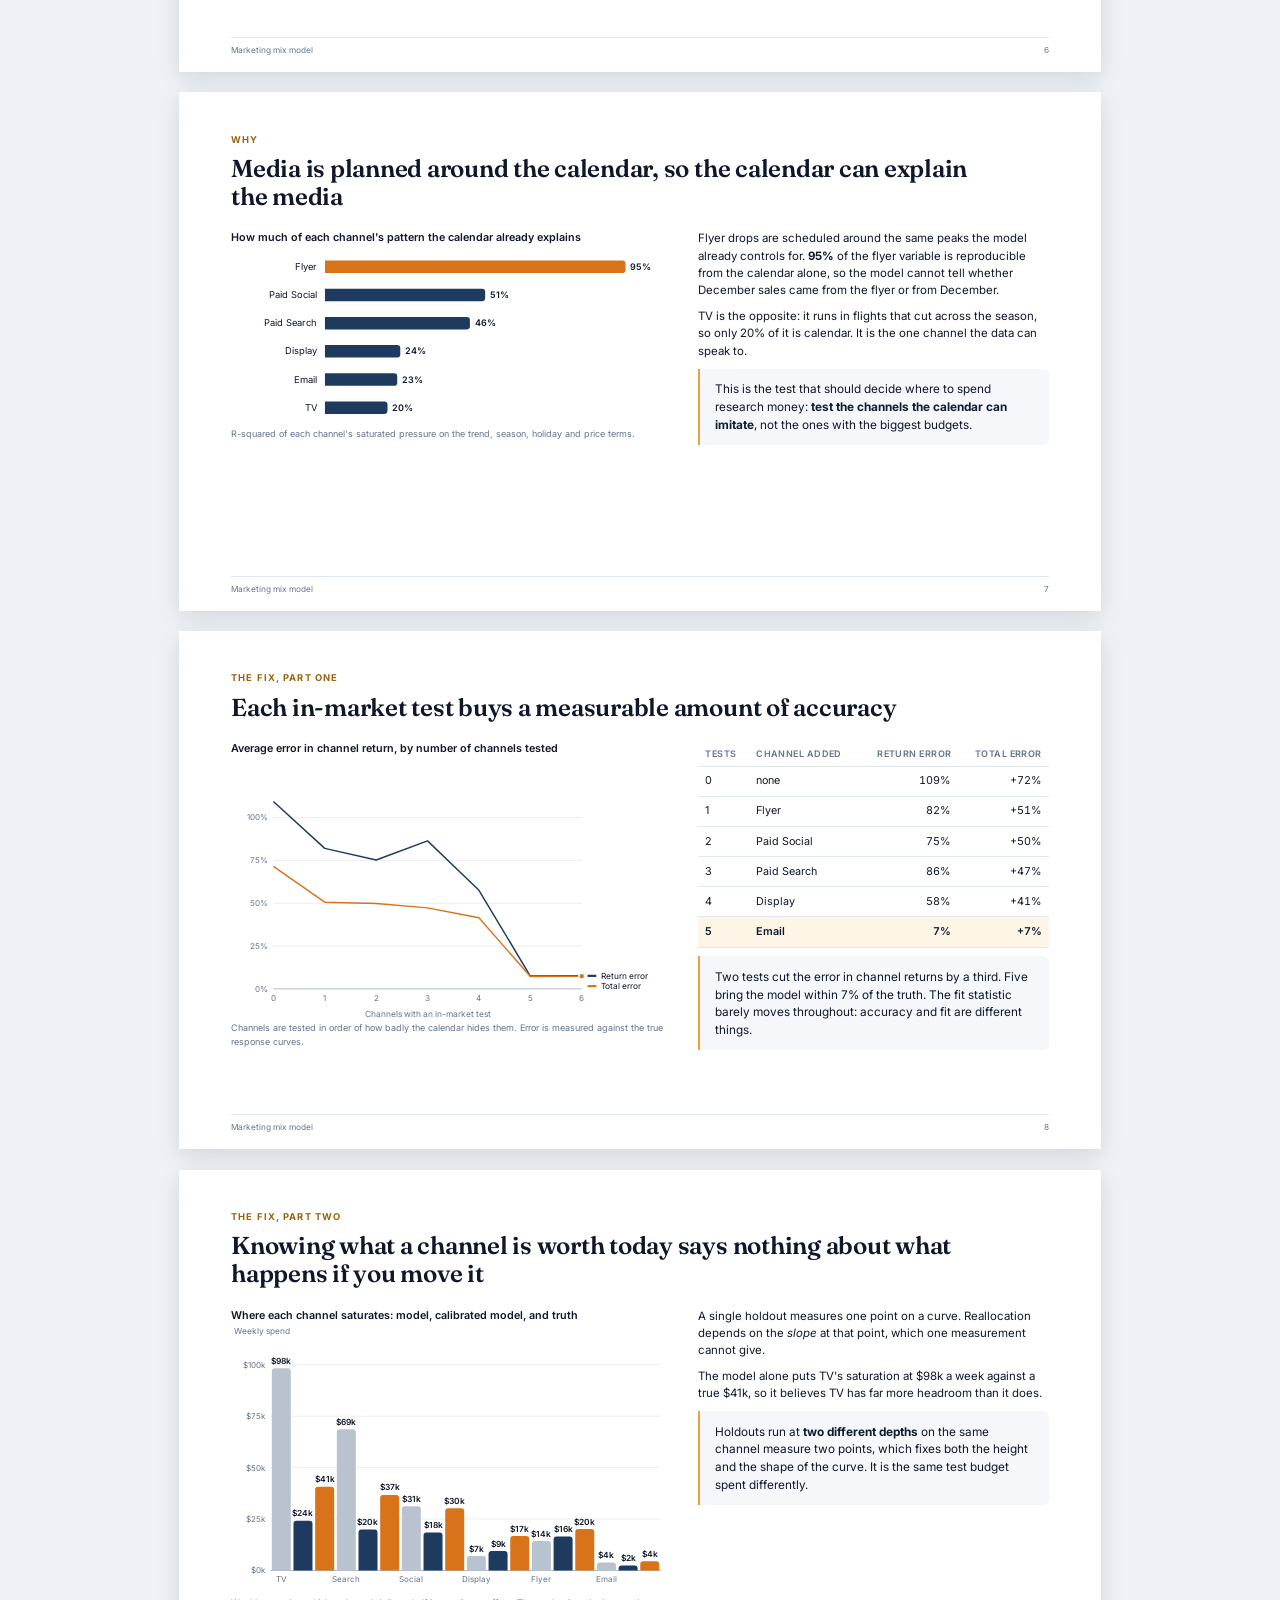
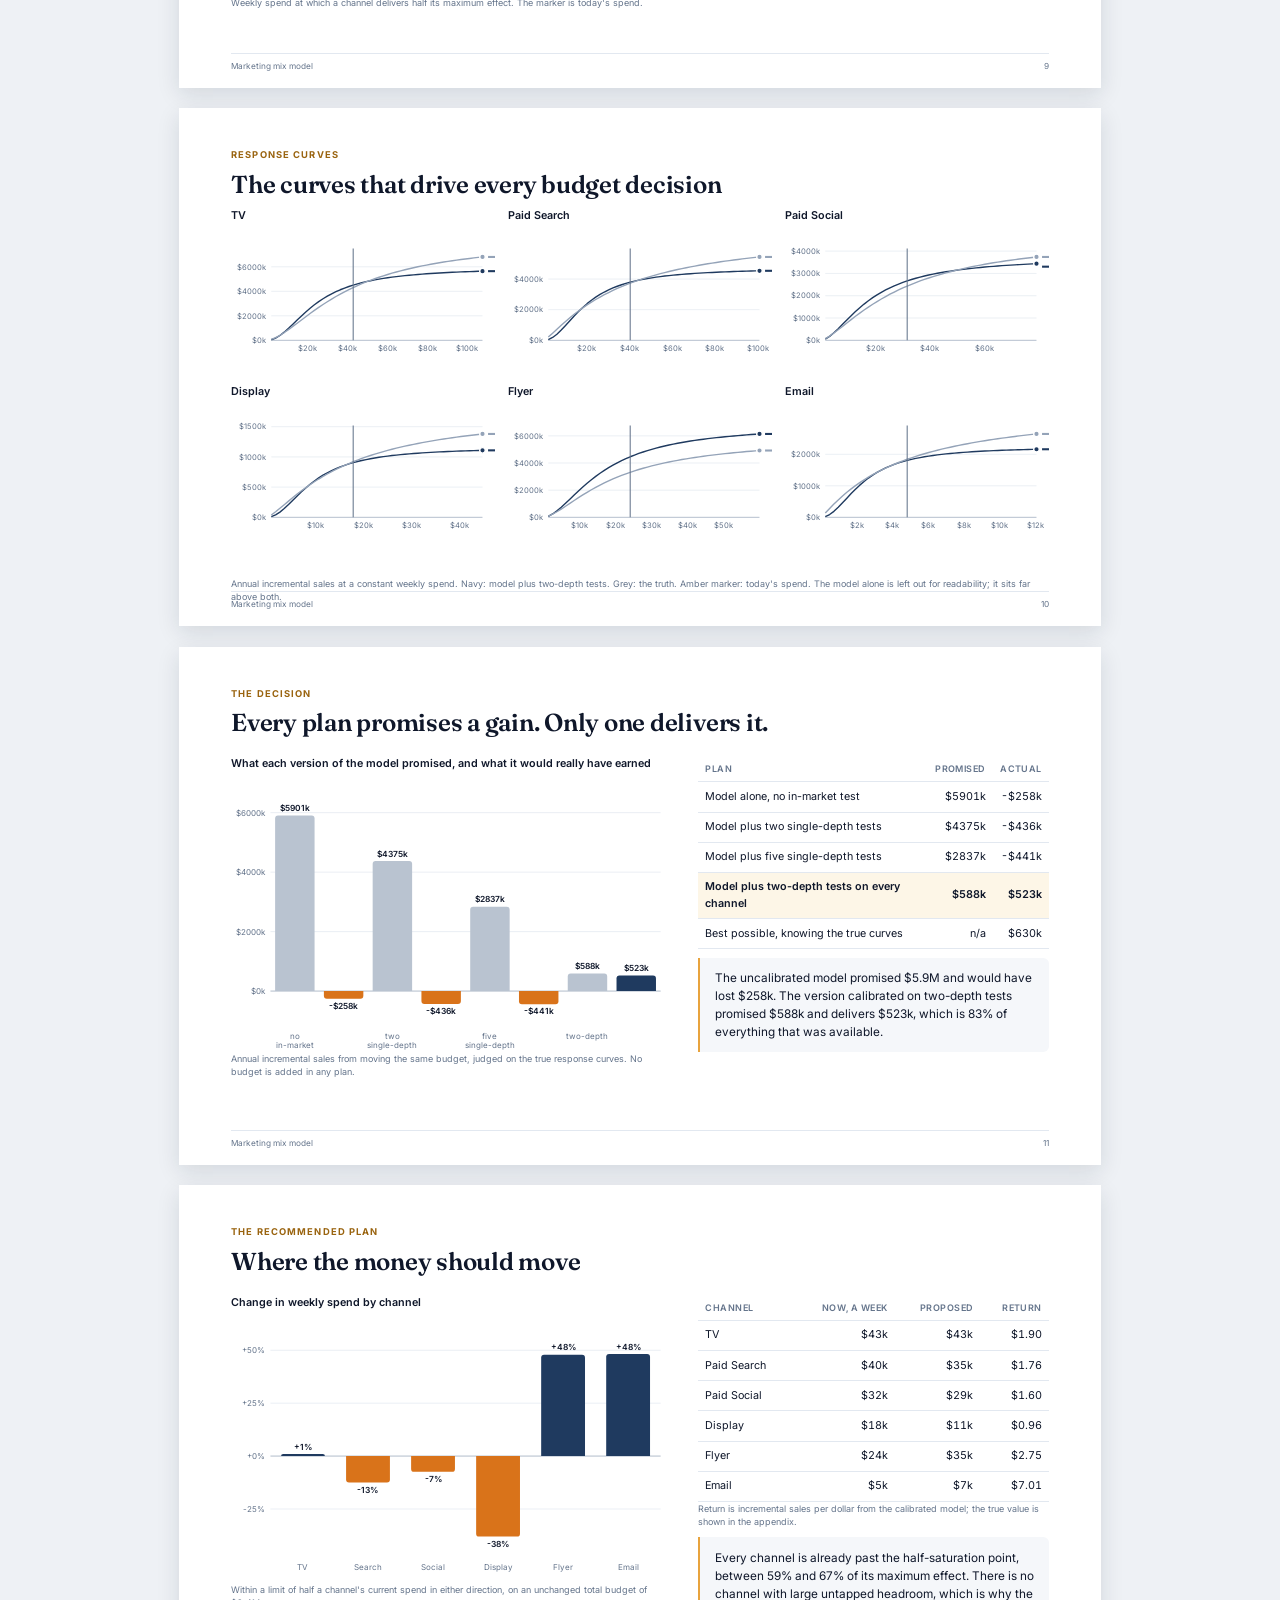
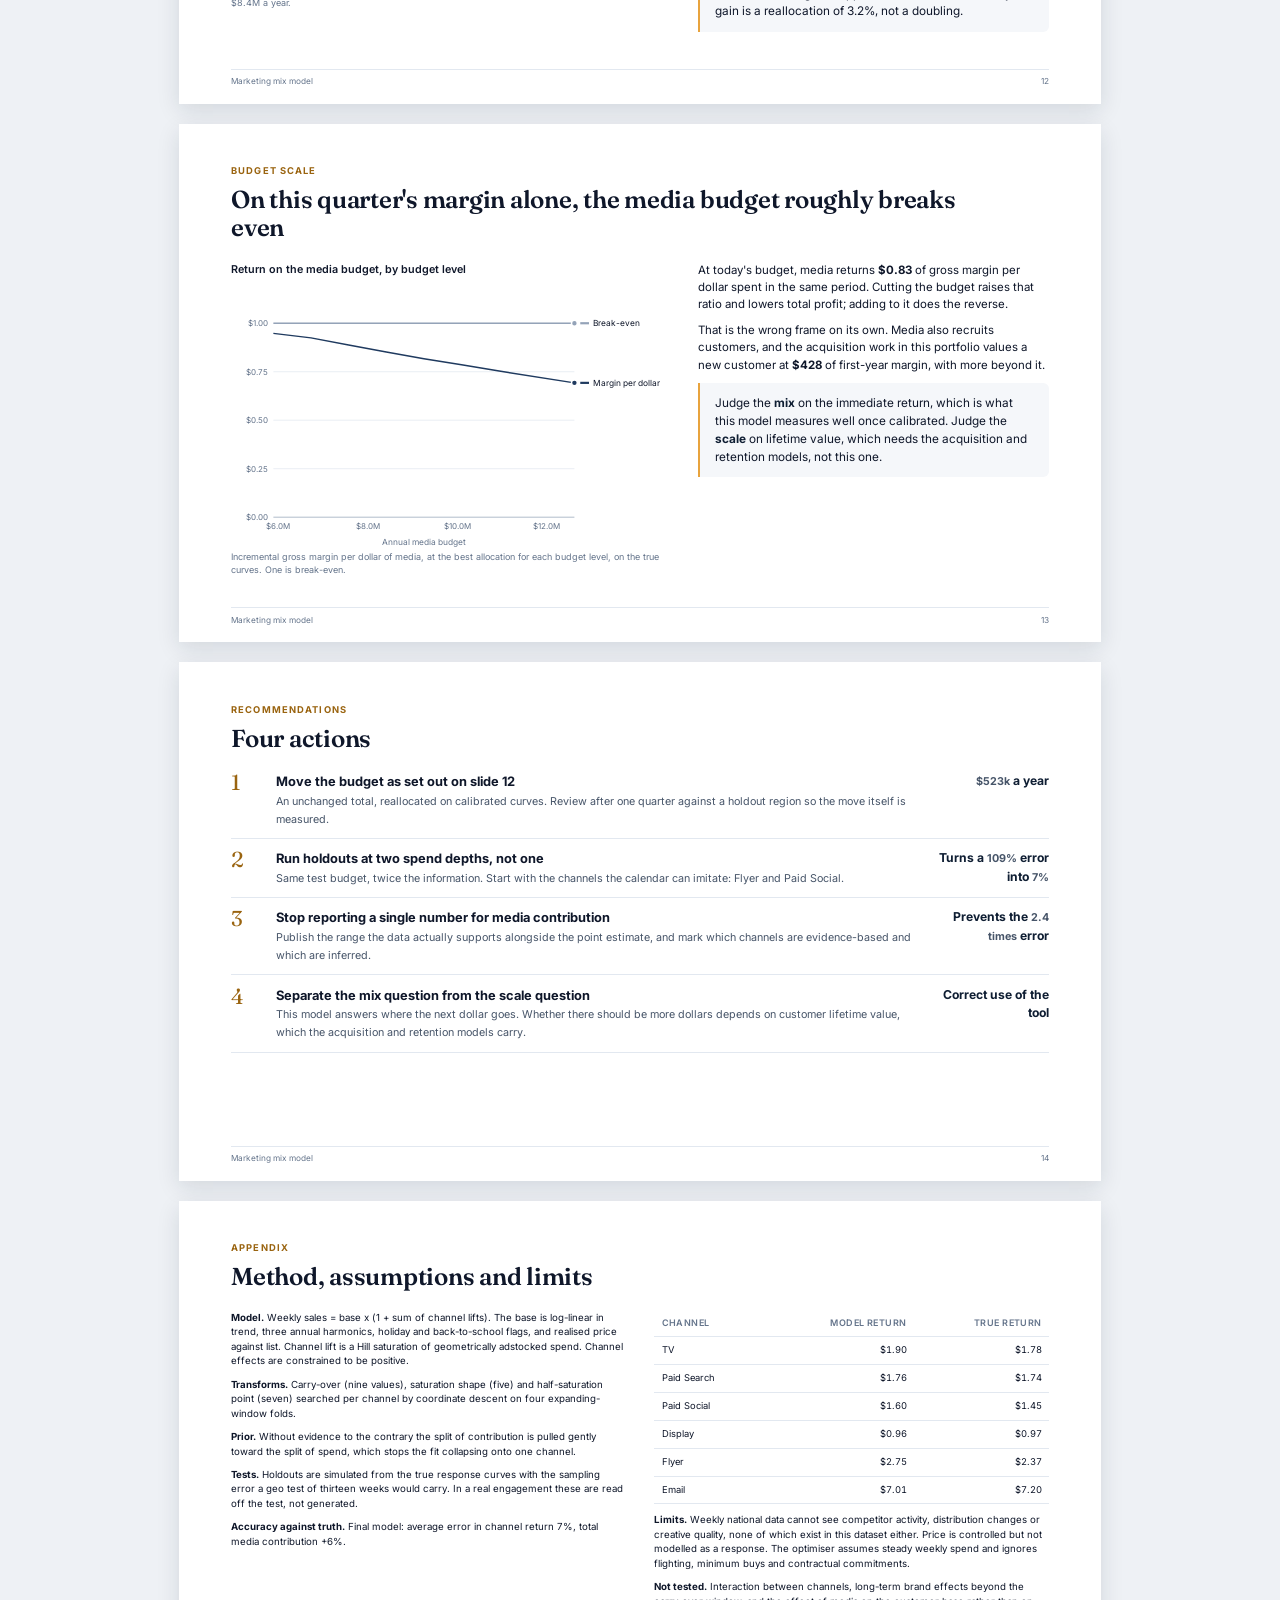
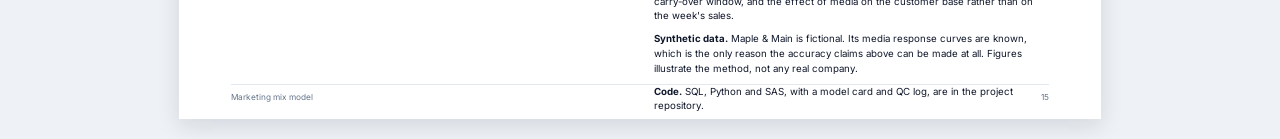
<file: projects/05-marketing-mix-model/deck/index.html>
<!DOCTYPE html>
<html lang="en-CA">
<head>
<meta charset="utf-8">
<meta name="viewport" content="width=device-width, initial-scale=1">
<title>Marketing mix model & budget optimiser · Maple & Main · Krish Dash</title>
<link href="https://fonts.googleapis.com/css2?family=Inter:wght@400;500;600;700&family=Fraunces:opsz,wght@9..144,600&display=swap" rel="stylesheet">
<link rel="stylesheet" href="../../../assets/css/deck.css">
<style>
  .stack-chart { position: relative; }
  .mini { display: grid; grid-template-columns: repeat(3, 1fr); gap: 14px; }
  .mini > div { border: 1px solid var(--line); border-radius: 8px; padding: 10px 12px; }
  .mini .ct2 { font-size: 12.5px; font-weight: 600; margin-bottom: 2px; }
</style>
</head>
<body>
<div class="deck-bar"><span>Marketing mix model &amp; budget optimiser · Maple &amp; Main</span><a href="deck.pdf">Download PDF</a><a href="../demo/">Open the planner</a><a href="../../../">Portfolio</a></div>

<section class="slide title-slide">
  <div class="kicker">Maple &amp; Main · Media investment</div>
  <h1>What the mix model can tell you, what it cannot, and what to test</h1>
  <p>A full marketing mix model on three years of weekly data, scored against the truth, with a budget optimiser that is judged on whether it would actually have worked.</p>
  <div class="foot"><span>Krish Dash · Personal demonstration portfolio</span><span>Synthetic data. No client, employer or proprietary information.</span></div>
</section>

<section class="slide">
  <div class="kicker">Executive summary</div>
  <h2>The model fits beautifully and cannot be trusted on its own. Six tests make it worth acting on.</h2>
  <div class="body cols-3" style="margin-top:46px;flex:0 0 auto">
    <div class="stat"><b data-v="idRange"></b><span>spread in media's measured contribution across equally good versions of the same model. The data alone cannot choose between them.</span></div>
    <div class="stat"><b data-v="uncalErr"></b><span>average error in channel return on investment with no in-market test. After tests that measure the shape of each curve, <span data-v="calErr"></span>.</span></div>
    <div class="stat"><b data-v="optGain"></b><span>a year from reallocating the same budget, once the curves are calibrated. Acting on the uncalibrated model instead would have <i>lost</i> <span data-v="optLoss"></span>.</span></div>
  </div>
  <div class="callout" style="margin-top:50px;font-size:19px;padding:22px 26px"><b>Recommendation:</b> treat the mix model as the allocation engine and in-market tests as its instrument. Run holdouts at two spend depths on every channel over a year, then move the budget: <span data-v="moveSummary"></span>.</div>
  <div class="foot"><span>Marketing mix model</span><span>2</span></div>
</section>

<section class="slide">
  <div class="kicker">Approach</div>
  <h2>Built the standard way, then stress-tested in ways a client rarely sees</h2>
  <p class="sub"><span data-v="weeks"></span> weeks of sales against <span data-v="spend"></span> of media across six channels, <span data-v="period"></span>.</p>
  <div class="body" style="margin-top:24px">
    <div class="flow" style="grid-template-columns:repeat(5,1fr)">
      <div><b>1. Shape the media</b>Carry-over and saturation searched per channel on out-of-time error, not assumed.<small>63 candidates per channel</small></div>
      <div><b>2. Fit the structure</b>Sales as a base that media multiplies, so contributions add to sales exactly.<small>Positive effects only</small></div>
      <div><b>3. Break it</b>Refit from several honest starting points and see whether the answer holds.<small>Identification test</small></div>
      <div><b>4. Calibrate</b>In-market holdouts pin the channels the calendar hides.<small>Simulated geo tests</small></div>
      <div><b>5. Decide</b>Optimise the budget, then score the recommendation on the true curves.<small>The honest test</small></div>
    </div>
    <table class="t" style="margin-top:4px">
      <tr><th>Data used</th><th>Controls in the base</th><th>How results were validated</th></tr>
      <tr><td>Weekly sales from every order line, media spend by channel, the trading calendar and realised price against list</td>
          <td>Trend, three annual harmonics, holiday peak, back-to-school, discount depth</td>
          <td>Four expanding-window folds, multi-start identification, and the response curves the data was generated from</td></tr>
    </table>
  </div>
  <div class="foot"><span>Marketing mix model</span><span>3</span></div>
</section>

<section class="slide">
  <div class="kicker">The model</div>
  <h2>Sales explained week by week, with media separated from the calendar</h2>
  <div class="body cols-2" style="grid-template-columns:1.45fr 1fr">
    <div>
      <div class="chart-title">Weekly sales: base business and media contribution</div>
      <div id="decompChart"></div>
      <p class="chart-note">The gap between the two lines is what media produced. The base is what the model attributes to trend, season, holidays and price.</p>
    </div>
    <div>
      <div class="mini">
        <div><div class="ct2">Fit</div><b data-v="r2"></b> R<sup>2</sup></div>
        <div><div class="ct2">Out-of-time error</div><b data-v="cvWape"></b></div>
        <div><div class="ct2">Residual pattern</div><b data-v="dw"></b> DW</div>
      </div>
      <table class="t" style="margin-top:16px">
        <tr><th>Channel</th><th class="n">Carry-over</th><th class="n">Half-saturation</th></tr>
        <tbody id="transformTable"></tbody>
      </table>
      <p class="chart-note">Carry-over is the share of a week's pressure that survives into the next. Half-saturation is the weekly spend at which a channel delivers half its maximum effect.</p>
    </div>
  </div>
  <div class="foot"><span>Marketing mix model</span><span>4</span></div>
</section>

<section class="slide">
  <div class="kicker">The standard output</div>
  <h2>Contribution and return by channel: the slide every mix model ends on</h2>
  <div class="body cols-2">
    <div>
      <div class="chart-title">Share of spend against share of media-driven sales</div>
      <div id="contribChart"></div>
      <p class="chart-note">Dark: share of the media budget. Light: share of the sales media produced, as the uncalibrated model sees it.</p>
    </div>
    <div>
      <table class="t">
        <tr><th>Channel</th><th class="n">Spend</th><th class="n">Return</th><th class="n">Next dollar</th></tr>
        <tbody id="roiTable"></tbody>
      </table>
      <div class="callout" style="margin-top:14px">Read this way, the answer is obvious: cut TV and Display, pour everything into Flyer and Email. <b>That recommendation would have destroyed value.</b> The next four slides explain why.</div>
    </div>
  </div>
  <div class="foot"><span>Marketing mix model</span><span>5</span></div>
</section>

<section class="slide">
  <div class="kicker">The problem</div>
  <h2>Four versions of the same model, fitting equally well, disagree by <span data-v="idRatio"></span></h2>
  <div class="body cols-2">
    <div>
      <div class="chart-title">Media's share of sales, by where the fit was started</div>
      <div id="idChart"></div>
      <p class="chart-note">Identical data, identical transforms, identical controls. Only the starting point differs.</p>
    </div>
    <div>
      <table class="t">
        <tr><th>Starting assumption</th><th class="n">Media contribution</th><th class="n">Fit</th></tr>
        <tbody id="idTable"></tbody>
      </table>
      <div class="callout" style="margin-top:14px">The fit statistic cannot tell these apart: <span data-v="r2Spread"></span> separates the best from the worst. A mix model reports one of these answers and shows a confidence interval around it that reflects none of this.</div>
    </div>
  </div>
  <div class="foot"><span>Marketing mix model</span><span>6</span></div>
</section>

<section class="slide">
  <div class="kicker">Why</div>
  <h2>Media is planned around the calendar, so the calendar can explain the media</h2>
  <div class="body cols-2">
    <div>
      <div class="chart-title">How much of each channel's pattern the calendar already explains</div>
      <div id="colChart"></div>
      <p class="chart-note">R-squared of each channel's saturated pressure on the trend, season, holiday and price terms.</p>
    </div>
    <div>
      <p style="font-size:16px">Flyer drops are scheduled around the same peaks the model already controls for. <b><span data-v="flyerR2"></span></b> of the flyer variable is reproducible from the calendar alone, so the model cannot tell whether December sales came from the flyer or from December.</p>
      <p style="font-size:16px">TV is the opposite: it runs in flights that cut across the season, so only <span data-v="tvR2"></span> of it is calendar. It is the one channel the data can speak to.</p>
      <div class="callout">This is the test that should decide where to spend research money: <b>test the channels the calendar can imitate</b>, not the ones with the biggest budgets.</div>
    </div>
  </div>
  <div class="foot"><span>Marketing mix model</span><span>7</span></div>
</section>

<section class="slide">
  <div class="kicker">The fix, part one</div>
  <h2>Each in-market test buys a measurable amount of accuracy</h2>
  <div class="body cols-2">
    <div>
      <div class="chart-title">Average error in channel return, by number of channels tested</div>
      <div id="doseChart"></div>
      <p class="chart-note">Channels are tested in order of how badly the calendar hides them. Error is measured against the true response curves.</p>
    </div>
    <div>
      <table class="t">
        <tr><th>Tests</th><th>Channel added</th><th class="n">Return error</th><th class="n">Total error</th></tr>
        <tbody id="doseTable"></tbody>
      </table>
      <div class="callout" style="margin-top:12px">Two tests cut the error in channel returns by a third. Five bring the model within <span data-v="dose5"></span> of the truth. The fit statistic barely moves throughout: accuracy and fit are different things.</div>
    </div>
  </div>
  <div class="foot"><span>Marketing mix model</span><span>8</span></div>
</section>

<section class="slide">
  <div class="kicker">The fix, part two</div>
  <h2>Knowing what a channel is worth today says nothing about what happens if you move it</h2>
  <div class="body cols-2">
    <div>
      <div class="chart-title">Where each channel saturates: model, calibrated model, and truth</div>
      <div id="satChart"></div>
      <p class="chart-note">Weekly spend at which a channel delivers half its maximum effect. The marker is today's spend.</p>
    </div>
    <div>
      <p style="font-size:16px">A single holdout measures one point on a curve. Reallocation depends on the <i>slope</i> at that point, which one measurement cannot give.</p>
      <p style="font-size:16px">The model alone puts TV's saturation at <span data-v="tvSatModel"></span> a week against a true <span data-v="tvSatTrue"></span>, so it believes TV has far more headroom than it does.</p>
      <div class="callout">Holdouts run at <b>two different depths</b> on the same channel measure two points, which fixes both the height and the shape of the curve. It is the same test budget spent differently.</div>
    </div>
  </div>
  <div class="foot"><span>Marketing mix model</span><span>9</span></div>
</section>

<section class="slide">
  <div class="kicker">Response curves</div>
  <h2>The curves that drive every budget decision</h2>
  <div class="body" style="margin-top:14px">
    <div style="display:grid;grid-template-columns:repeat(3,1fr);gap:18px" id="curveGrid"></div>
    <p class="chart-note">Annual incremental sales at a constant weekly spend. Navy: model plus two-depth tests. Grey: the truth. Amber marker: today's spend. The model alone is left out for readability; it sits far above both.</p>
  </div>
  <div class="foot"><span>Marketing mix model</span><span>10</span></div>
</section>

<section class="slide">
  <div class="kicker">The decision</div>
  <h2>Every plan promises a gain. Only one delivers it.</h2>
  <div class="body cols-2">
    <div>
      <div class="chart-title">What each version of the model promised, and what it would really have earned</div>
      <div id="planChart"></div>
      <p class="chart-note">Annual incremental sales from moving the same budget, judged on the true response curves. No budget is added in any plan.</p>
    </div>
    <div>
      <table class="t">
        <tr><th>Plan</th><th class="n">Promised</th><th class="n">Actual</th></tr>
        <tbody id="planTable"></tbody>
      </table>
      <div class="callout" style="margin-top:12px">The uncalibrated model promised <span data-v="uncalClaim"></span> and would have lost <span data-v="optLoss"></span>. The version calibrated on two-depth tests promised <span data-v="calClaim"></span> and delivers <span data-v="optGain"></span>, which is <span data-v="optShare"></span> of everything that was available.</div>
    </div>
  </div>
  <div class="foot"><span>Marketing mix model</span><span>11</span></div>
</section>

<section class="slide">
  <div class="kicker">The recommended plan</div>
  <h2>Where the money should move</h2>
  <div class="body cols-2">
    <div>
      <div class="chart-title">Change in weekly spend by channel</div>
      <div id="moveChart"></div>
      <p class="chart-note">Within a limit of half a channel's current spend in either direction, on an unchanged total budget of <span data-v="annualBudget"></span> a year.</p>
    </div>
    <div>
      <table class="t">
        <tr><th>Channel</th><th class="n">Now, a week</th><th class="n">Proposed</th><th class="n">Return</th></tr>
        <tbody id="moveTable"></tbody>
      </table>
      <p class="chart-note">Return is incremental sales per dollar from the calibrated model; the true value is shown in the appendix.</p>
      <div class="callout" style="margin-top:12px">Every channel is already past the half-saturation point, between <span data-v="satLow"></span> and <span data-v="satHigh"></span> of its maximum effect. There is no channel with large untapped headroom, which is why the gain is a reallocation of <span data-v="optShare2"></span>, not a doubling.</div>
    </div>
  </div>
  <div class="foot"><span>Marketing mix model</span><span>12</span></div>
</section>

<section class="slide">
  <div class="kicker">Budget scale</div>
  <h2>On this quarter's margin alone, the media budget roughly breaks even</h2>
  <div class="body cols-2">
    <div>
      <div class="chart-title">Return on the media budget, by budget level</div>
      <div id="scaleChart"></div>
      <p class="chart-note">Incremental gross margin per dollar of media, at the best allocation for each budget level, on the true curves. One is break-even.</p>
    </div>
    <div>
      <p style="font-size:16px">At today's budget, media returns <b><span data-v="marginRoi"></span></b> of gross margin per dollar spent in the same period. Cutting the budget raises that ratio and lowers total profit; adding to it does the reverse.</p>
      <p style="font-size:16px">That is the wrong frame on its own. Media also recruits customers, and the acquisition work in this portfolio values a new customer at <b>$428</b> of first-year margin, with more beyond it.</p>
      <div class="callout">Judge the <b>mix</b> on the immediate return, which is what this model measures well once calibrated. Judge the <b>scale</b> on lifetime value, which needs the acquisition and retention models, not this one.</div>
    </div>
  </div>
  <div class="foot"><span>Marketing mix model</span><span>13</span></div>
</section>

<section class="slide">
  <div class="kicker">Recommendations</div>
  <h2>Four actions</h2>
  <div class="body" style="gap:0;margin-top:14px;display:block">
    <div class="act"><i>1</i><div><b>Move the budget as set out on slide 12</b><span>An unchanged total, reallocated on calibrated curves. Review after one quarter against a holdout region so the move itself is measured.</span></div><em><span data-v="optGain"></span> a year</em></div>
    <div class="act"><i>2</i><div><b>Run holdouts at two spend depths, not one</b><span>Same test budget, twice the information. Start with the channels the calendar can imitate: <span data-v="testOrder"></span>.</span></div><em>Turns a <span data-v="uncalErr"></span> error into <span data-v="calErr"></span></em></div>
    <div class="act"><i>3</i><div><b>Stop reporting a single number for media contribution</b><span>Publish the range the data actually supports alongside the point estimate, and mark which channels are evidence-based and which are inferred.</span></div><em>Prevents the <span data-v="idRatio"></span> error</em></div>
    <div class="act"><i>4</i><div><b>Separate the mix question from the scale question</b><span>This model answers where the next dollar goes. Whether there should be more dollars depends on customer lifetime value, which the acquisition and retention models carry.</span></div><em>Correct use of the tool</em></div>
  </div>
  <div class="foot"><span>Marketing mix model</span><span>14</span></div>
</section>

<section class="slide">
  <div class="kicker">Appendix</div>
  <h2>Method, assumptions and limits</h2>
  <div class="body cols-even" style="font-size:13.5px;gap:40px">
    <div>
      <p><b>Model.</b> Weekly sales = base x (1 + sum of channel lifts). The base is log-linear in trend, three annual harmonics, holiday and back-to-school flags, and realised price against list. Channel lift is a Hill saturation of geometrically adstocked spend. Channel effects are constrained to be positive.</p>
      <p><b>Transforms.</b> Carry-over (nine values), saturation shape (five) and half-saturation point (seven) searched per channel by coordinate descent on four expanding-window folds.</p>
      <p><b>Prior.</b> Without evidence to the contrary the split of contribution is pulled gently toward the split of spend, which stops the fit collapsing onto one channel.</p>
      <p><b>Tests.</b> Holdouts are simulated from the true response curves with the sampling error a geo test of thirteen weeks would carry. In a real engagement these are read off the test, not generated.</p>
      <p><b>Accuracy against truth.</b> Final model: average error in channel return <span data-v="calErr"></span>, total media contribution <span data-v="finalTotalErr"></span>.</p>
    </div>
    <div>
      <table class="t" style="font-size:13px">
        <tr><th>Channel</th><th class="n">Model return</th><th class="n">True return</th></tr>
        <tbody id="truthTable"></tbody>
      </table>
      <p style="margin-top:12px"><b>Limits.</b> Weekly national data cannot see competitor activity, distribution changes or creative quality, none of which exist in this dataset either. Price is controlled but not modelled as a response. The optimiser assumes steady weekly spend and ignores flighting, minimum buys and contractual commitments.</p>
      <p><b>Not tested.</b> Interaction between channels, long-term brand effects beyond the carry-over window, and the effect of media on the customer base rather than on the week's sales.</p>
      <p><b>Synthetic data.</b> Maple &amp; Main is fictional. Its media response curves are known, which is the only reason the accuracy claims above can be made at all. Figures illustrate the method, not any real company.</p>
      <p><b>Code.</b> SQL, Python and SAS, with a model card and QC log, are in the project repository.</p>
    </div>
  </div>
  <div class="foot"><span>Marketing mix model</span><span>15</span></div>
</section>

<script src="../outputs/report_data.js"></script>
<script src="../../../assets/js/charts.js"></script>
<script>
const P = window.P5, n0 = v => Math.round(v).toLocaleString("en-CA"), pct0 = v => Math.round(v * 100) + "%";
const pct1 = v => (v * 100).toFixed(1) + "%", F = P.final_model, O = P.optimisation, CH = P.channels;
const COLORS = { "TV": "#2a78d6", "Paid Search": "#eb6834", "Paid Social": "#1baf7a", "Display": "#eda100", "Flyer": "#6250d6", "Email": "#e87ba4" };
const plans = O.plans, uncalPlan = plans[0], calPlan = plans[3], bestPlan = plans[4];
const dose = P.dose, idn = P.identification;
const V = {
  idRange: "$" + (idn.range_incremental_revenue[0] / 1e6).toFixed(0) + "M to $" + (idn.range_incremental_revenue[1] / 1e6).toFixed(0) + "M",
  idRatio: idn.ratio.toFixed(1) + " times", r2Spread: (idn.r2_spread * 100).toFixed(2) + " points of R-squared",
  uncalErr: pct0(P.accuracy.uncalibrated.mean_absolute_roi_error), calErr: pct0(F.mean_absolute_roi_error),
  optGain: MM.cadK(calPlan.true_gain), optLoss: MM.cadK(-uncalPlan.true_gain),
  optShare: pct0(calPlan.share_of_achievable_gain), optShare2: pct1(calPlan.true_gain / O.current_annual_incremental_true),
  uncalClaim: "$" + (uncalPlan.claimed_gain / 1e6).toFixed(1) + "M", calClaim: MM.cadK(calPlan.claimed_gain),
  weeks: P.weeks, spend: "$" + (F.channels.reduce((a, c) => a + c.spend, 0) / 1e6).toFixed(1) + "M",
  period: P.period[0] + " to " + P.period[1], r2: P.fit.r2.toFixed(3), cvWape: pct1(P.validation.mean_wape),
  dw: P.fit.durbin_watson.toFixed(2),
  flyerR2: pct0(P.collinearity.Flyer.r2_on_base_terms), tvR2: pct0(P.collinearity.TV.r2_on_base_terms),
  dose5: pct0(dose[5].mean_absolute_roi_error),
  tvSatModel: MM.cadK(P.curve_recovery.TV.saturation_weekly_mmm_only), tvSatTrue: MM.cadK(P.curve_recovery.TV.saturation_weekly_true),
  annualBudget: "$" + (O.annual_budget / 1e6).toFixed(1) + "M",
  marginRoi: "$" + O.current_annual_margin_roi_true.toFixed(2),
  finalTotalErr: (F.total_error_vs_truth >= 0 ? "+" : "") + pct0(F.total_error_vs_truth),
  testOrder: P.channels_needing_a_test.join(" and "),
  satLow: pct0(Math.min(...F.channels.map(c => c.saturation_now))), satHigh: pct0(Math.max(...F.channels.map(c => c.saturation_now))),
  moveSummary: F.channels.filter(c => Math.abs(c.recommended_change) > 0.1)
    .map(c => (c.recommended_change > 0 ? "more " : "less ") + c.channel.toLowerCase()).join(", "),
};
document.querySelectorAll("[data-v]").forEach(e => { e.textContent = V[e.dataset.v] ?? "?"; });

/* 4. decomposition */
const D = P.decomposition, nW = D.weeks.length;
MM.lines("#decompChart", { width: 640, height: 400, rightPad: 150, yFmt: MM.cadK, xTitle: "Week",
  xFmt: i => (D.weeks[Math.round(i)] || "").slice(0, 7),
  series: [{ name: "Actual sales", color: "#7a8699", points: D.revenue.map((v, i) => [i, v]) },
           { name: "Base business", color: MM.C.focus, points: D.base.map((v, i) => [i, v]) }] });
document.getElementById("transformTable").innerHTML = CH.map(c =>
  `<tr><td>${c}</td><td class="n">${pct0(P.transforms[c].decay)}</td><td class="n">${MM.cadK(P.curve_recovery[c].saturation_weekly_estimated)}</td></tr>`).join("");

/* 5. contribution and ROI (uncalibrated: the standard output) */
MM.bars("#contribChart", { width: 600, height: 360, fmt: v => pct0(v), maxBar: 40,
  data: P.uncalibrated.flatMap(r => [
    { label: r.channel.replace("Paid ", ""), value: r.spend_share, color: MM.C.focus, tip: `<b>${r.channel}</b><br>${pct1(r.spend_share)} of spend` },
    { label: "", value: r.contribution_share / P.uncalibrated.reduce((a, x) => a + x.contribution_share, 0), color: MM.C.context,
      tip: `${pct1(r.contribution_share / P.uncalibrated.reduce((a, x) => a + x.contribution_share, 0))} of media-driven sales` }]) });
document.getElementById("roiTable").innerHTML = P.uncalibrated.map(r =>
  `<tr><td>${r.channel}</td><td class="n">${MM.cadK(r.spend)}</td><td class="n">$${r.roi.toFixed(2)}</td><td class="n">$${r.marginal_roi.toFixed(2)}</td></tr>`).join("");

/* 6. identification */
MM.bars("#idChart", { width: 600, height: 360, fmt: v => pct0(v), maxBar: 80,
  data: idn.starts.map(s => ({ label: s.start.replace(/ (to begin with|like spend)/, "\n$1"), value: s.incremental_share,
    color: MM.C.accent, tip: `<b>${s.start}</b><br>${MM.cad(s.incremental_revenue)}<br>R² ${s.r2.toFixed(4)}` })) });
document.getElementById("idTable").innerHTML = idn.starts.map(s =>
  `<tr><td>${s.start}</td><td class="n">$${(s.incremental_revenue / 1e6).toFixed(0)}M</td><td class="n">${s.r2.toFixed(3)}</td></tr>`).join("");

/* 7. collinearity */
MM.hbars("#colChart", { width: 560, row: 36, labelWidth: 120, fmt: v => pct0(v),
  data: CH.map(c => ({ label: c, value: P.collinearity[c].r2_on_base_terms,
    color: P.collinearity[c].r2_on_base_terms > 0.6 ? MM.C.accent : MM.C.focus })).sort((a, b) => b.value - a.value) });

/* 8. dose response */
MM.lines("#doseChart", { width: 600, height: 360, rightPad: 120, xFmt: v => v, yFmt: v => pct0(v),
  xTitle: "Channels with an in-market test",
  series: [{ name: "Return error", color: MM.C.focus, points: dose.map(r => [r.tests, r.mean_absolute_roi_error]) },
           { name: "Total error", color: MM.C.accent, points: dose.map(r => [r.tests, Math.abs(r.total_error)]) }] });
document.getElementById("doseTable").innerHTML = dose.filter(r => r.tests <= 5).map(r =>
  `<tr class="${r.tests === 5 ? "hl" : ""}"><td>${r.tests}</td><td>${r.tests ? r.channels_tested[r.tests - 1] : "none"}</td><td class="n">${pct0(r.mean_absolute_roi_error)}</td><td class="n">${(r.total_error >= 0 ? "+" : "") + pct0(r.total_error)}</td></tr>`).join("");

/* 9. saturation */
MM.bars("#satChart", { width: 600, height: 370, fmt: MM.cadK, maxBar: 26, yTitle: "Weekly spend",
  data: CH.flatMap(c => { const r = P.curve_recovery[c]; return [
    { label: c.replace("Paid ", ""), value: r.saturation_weekly_mmm_only, color: MM.C.context, tip: `<b>${c}</b><br>Model alone: ${MM.cad(r.saturation_weekly_mmm_only)}` },
    { label: "", value: r.saturation_weekly_estimated, color: MM.C.focus, tip: `With two-depth tests: ${MM.cad(r.saturation_weekly_estimated)}` },
    { label: "", value: r.saturation_weekly_true, color: MM.C.accent, tip: `Truth: ${MM.cad(r.saturation_weekly_true)}` }]; }) });

/* 10. response curves */
document.getElementById("curveGrid").innerHTML = CH.map(c => `<div><div class="chart-title">${c}</div><div id="rc_${c.replace(/ /g, "")}"></div></div>`).join("");
CH.forEach(c => {
  const r = P.response_curves[c];
  MM.lines("#rc_" + c.replace(/ /g, ""), { width: 380, height: 210, rightPad: 18, xFmt: MM.cadK, yFmt: MM.cadK, mark: r.current_weekly_spend,
    series: [{ name: "", color: MM.C.focus, points: r.spend.map((s, i) => [s, r.with_curve_tests[i]]) },
             { name: "", color: "#94a3b8", points: r.spend.map((s, i) => [s, r.truth[i]]) }] });
});

/* 11. plans */
MM.bars("#planChart", { width: 600, height: 380, fmt: MM.cadK, maxBar: 54,
  data: plans.filter(p => p.claimed_gain !== null).flatMap(p => [
    { label: p.plan.replace("Model plus ", "").replace("Model alone, ", "").replace(" tests on every channel", "").replace(/ /g, "\n"), value: p.claimed_gain, color: MM.C.context, tip: `<b>${p.plan}</b><br>Promised ${MM.cad(p.claimed_gain)}` },
    { label: "", value: p.true_gain, color: p.true_gain > 0 ? MM.C.focus : MM.C.accent, tip: `Actually worth ${MM.cad(p.true_gain)}` }]) });
document.getElementById("planTable").innerHTML = plans.map(p =>
  `<tr class="${p.plan.includes("two-depth") ? "hl" : ""}"><td>${p.plan}</td><td class="n">${p.claimed_gain === null ? "n/a" : MM.cadK(p.claimed_gain)}</td><td class="n">${MM.cadK(p.true_gain)}</td></tr>`).join("");

/* 12. the move */
MM.bars("#moveChart", { width: 600, height: 370, fmt: v => (v >= 0 ? "+" : "") + pct0(v), maxBar: 60,
  data: F.channels.map(c => ({ label: c.channel.replace("Paid ", ""), value: c.recommended_change,
    color: c.recommended_change >= 0 ? MM.C.focus : MM.C.accent,
    tip: `<b>${c.channel}</b><br>${MM.cad(c.recommended_weekly_spend)} a week<br>${(c.recommended_change >= 0 ? "+" : "") + pct1(c.recommended_change)}` })) });
document.getElementById("moveTable").innerHTML = F.channels.map(c =>
  `<tr><td>${c.channel}</td><td class="n">${MM.cadK(O.current_allocation[c.channel])}</td><td class="n">${MM.cadK(c.recommended_weekly_spend)}</td><td class="n">$${c.roi.toFixed(2)}</td></tr>`).join("");

/* 13. budget scale */
MM.lines("#scaleChart", { width: 600, height: 370, rightPad: 130, xFmt: v => "$" + (v / 1e6).toFixed(1) + "M", yFmt: v => "$" + v.toFixed(2),
  xTitle: "Annual media budget",
  series: [{ name: "Margin per dollar", color: MM.C.focus, points: P.budget_scenarios.map(s => [s.annual_budget, s.true_margin_roi]) },
           { name: "Break-even", color: "#94a3b8", points: P.budget_scenarios.map(s => [s.annual_budget, 1]) }] });

document.getElementById("truthTable").innerHTML = F.channels.map(c =>
  `<tr><td>${c.channel}</td><td class="n">$${c.roi.toFixed(2)}</td><td class="n">$${c.true_roi.toFixed(2)}</td></tr>`).join("");
</script>
</body>
</html>
</file>
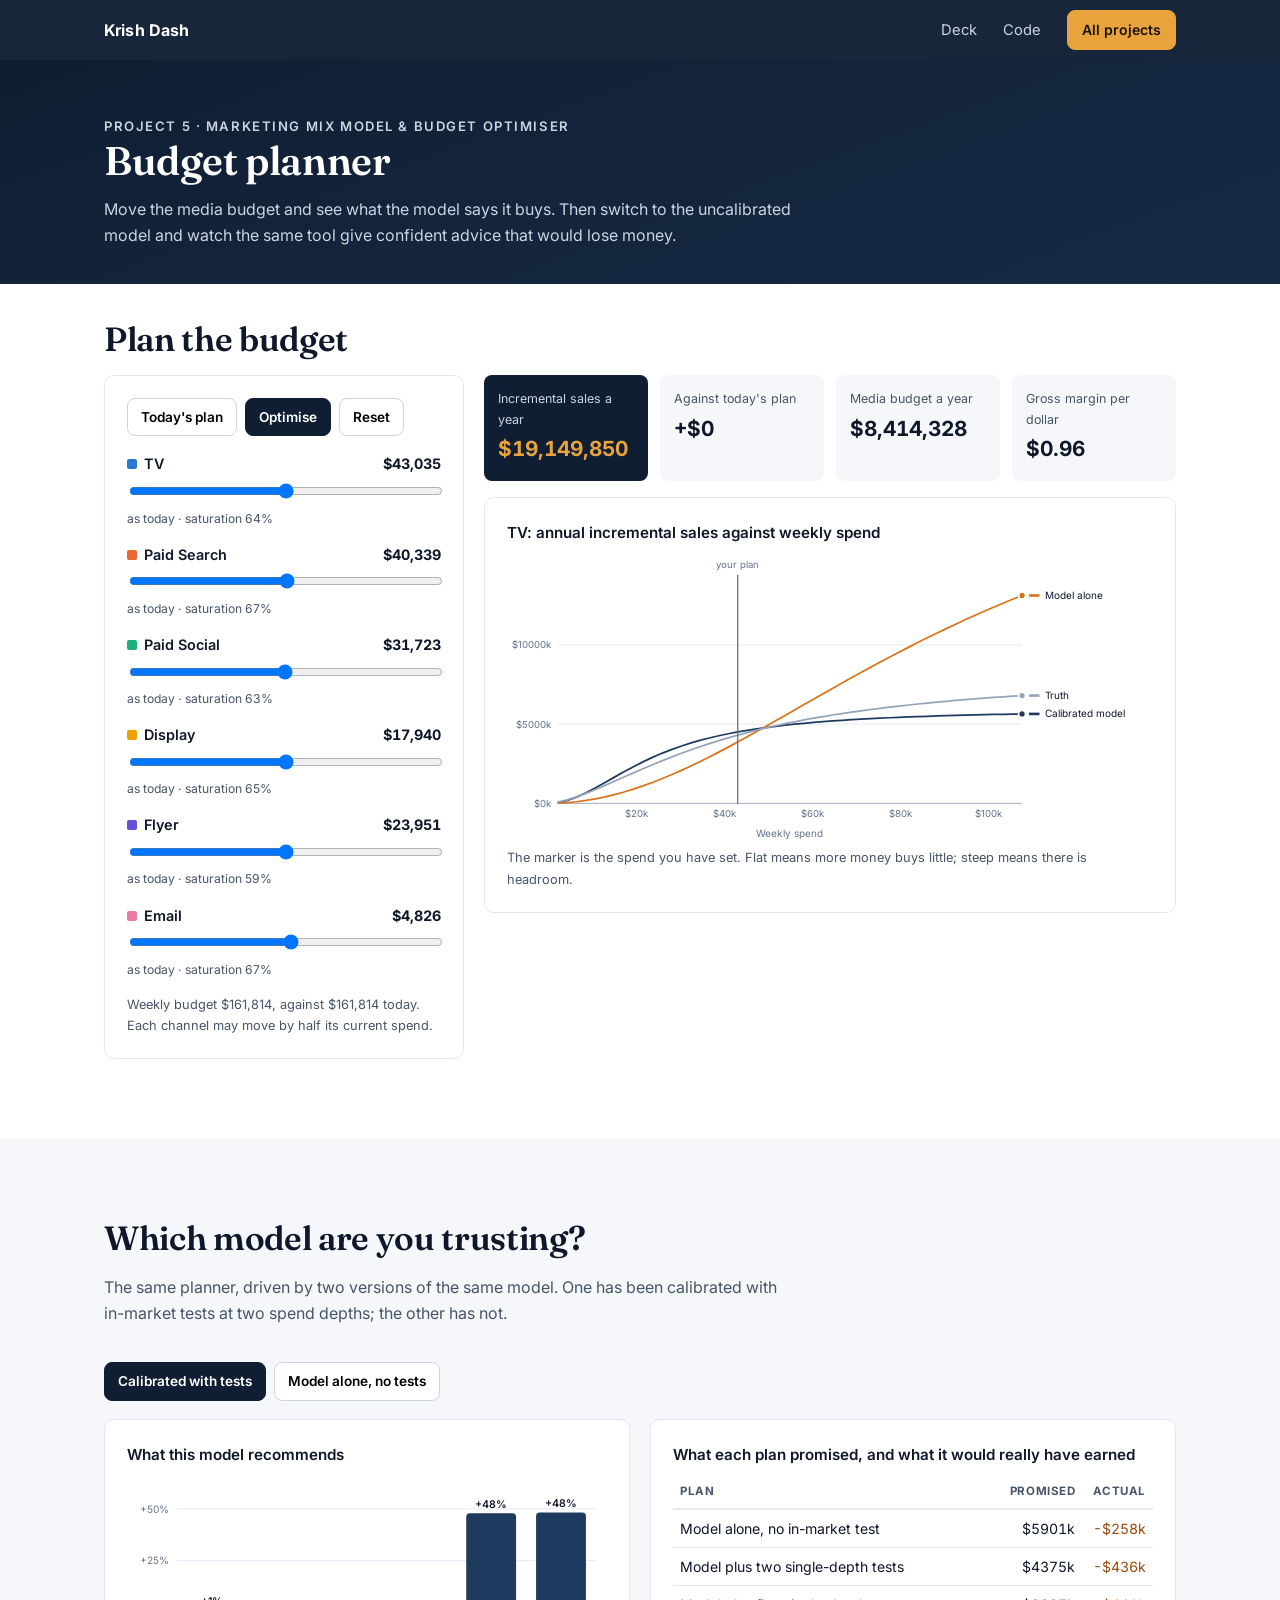
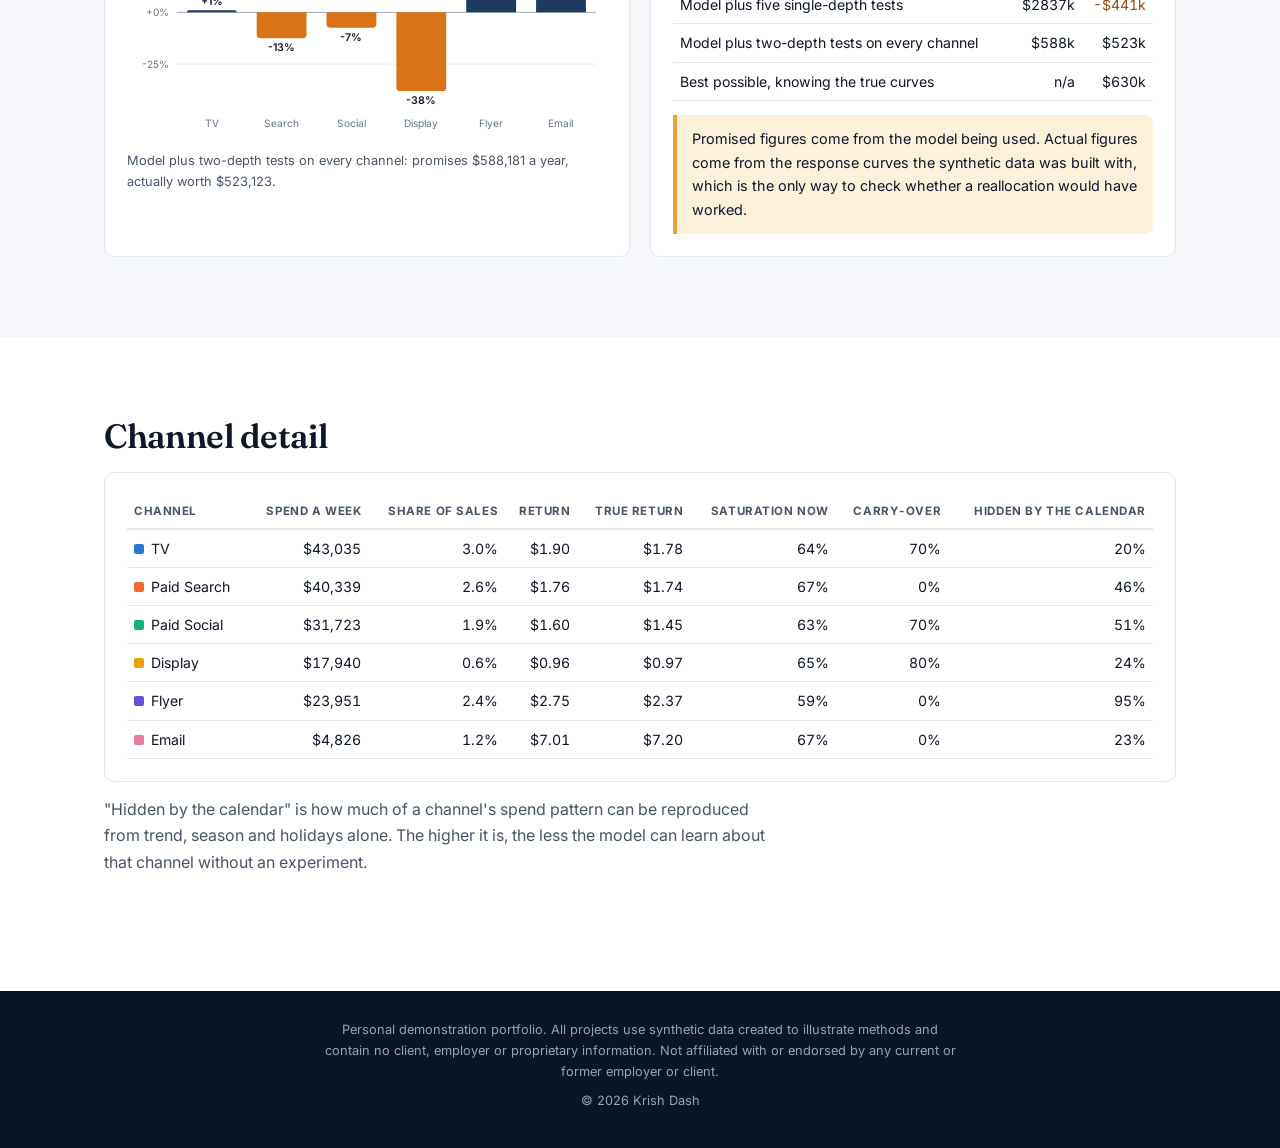
<file: projects/05-marketing-mix-model/demo/index.html>
<!DOCTYPE html>
<html lang="en-CA">
<head>
<meta charset="utf-8">
<meta name="viewport" content="width=device-width, initial-scale=1">
<title>Budget planner · Maple & Main · Krish Dash</title>
<link href="https://fonts.googleapis.com/css2?family=Inter:wght@400;500;600;700&family=Fraunces:opsz,wght@9..144,600&display=swap" rel="stylesheet">
<link rel="stylesheet" href="../../../assets/css/site.css">
<style>
  .demo-head { background: linear-gradient(160deg, var(--navy), var(--navy-2)); color: #fff; padding: 44px 0 36px; }
  .demo-head h1 { font-size: clamp(1.8rem, 4vw, 2.5rem); }
  .demo-head p { color: #cbd5e1; max-width: 72ch; margin: 12px 0 0; }
  .panel { background: #fff; border: 1px solid var(--line); border-radius: var(--radius); padding: 22px; }
  .sim { display: grid; grid-template-columns: 360px 1fr; gap: 20px; align-items: start; }
  .ch { margin-bottom: 14px; }
  .ch label { display: grid; grid-template-columns: 1fr auto; font-size: .9rem; font-weight: 600; margin-bottom: 4px; }
  .ch label b { font-variant-numeric: tabular-nums; }
  .ch input[type=range] { width: 100%; }
  .ch small { display: block; color: var(--slate); font-size: .76rem; margin-top: 2px; }
  .sw { display: inline-block; width: 10px; height: 10px; border-radius: 2px; margin-right: 7px; }
  .btns { display: flex; gap: 8px; flex-wrap: wrap; margin-bottom: 16px; }
  .btns button { font: inherit; font-size: .85rem; padding: 7px 13px; border-radius: 8px; border: 1px solid #cbd5e1; background: #fff; cursor: pointer; font-weight: 600; }
  .btns button.primary { background: var(--navy); color: #fff; border-color: var(--navy); }
  .kpis { display: grid; grid-template-columns: repeat(4, 1fr); gap: 12px; margin-bottom: 16px; }
  .kpi { background: var(--bg-alt); border-radius: 8px; padding: 14px; }
  .kpi span { display: block; font-size: .78rem; color: var(--slate); }
  .kpi b { display: block; font-size: 1.3rem; margin-top: 2px; font-variant-numeric: tabular-nums; }
  .kpi.main { background: var(--navy); } .kpi.main span { color: #cbd5e1; } .kpi.main b { color: var(--accent); }
  .ct { font-weight: 600; font-size: .95rem; } .cn { color: var(--slate); font-size: .8rem; margin-top: 6px; }
  .two { display: grid; grid-template-columns: 1fr 1fr; gap: 20px; }
  table.t2 { width: 100%; border-collapse: collapse; font-size: .88rem; }
  table.t2 th { text-align: left; font-size: .72rem; text-transform: uppercase; letter-spacing: .05em; color: var(--slate); border-bottom: 2px solid var(--line); padding: 7px; }
  table.t2 td { padding: 7px; border-bottom: 1px solid var(--line); } table.t2 .n { text-align: right; font-variant-numeric: tabular-nums; }
  .warn { background: #fdf1dc; border-left: 4px solid var(--accent); padding: 12px 15px; border-radius: 0 8px 8px 0; font-size: .9rem; margin-top: 14px; }
  h2.sec { margin-top: 0; }
  @media (max-width: 900px) { .sim, .two { grid-template-columns: 1fr; } .kpis { grid-template-columns: 1fr 1fr; } }
</style>
</head>
<body>
<header class="nav"><div class="wrap nav-in"><a class="brand" href="../../../">Krish Dash</a>
  <nav><a href="../deck/">Deck</a><a href="https://github.com/kcdash/analytics-portfolio/tree/main/projects/05-marketing-mix-model">Code</a><a class="btn btn-sm" href="../../../#work">All projects</a></nav></div></header>

<section class="demo-head"><div class="wrap">
  <p class="eyebrow">Project 5 · Marketing mix model &amp; budget optimiser</p>
  <h1>Budget planner</h1>
  <p>Move the media budget and see what the model says it buys. Then switch to the uncalibrated model and watch the same tool give confident advice that would lose money.</p>
</div></section>

<main>
<section class="section" style="padding-top:36px"><div class="wrap">
  <h2 class="sec">Plan the budget</h2>
  <div class="sim">
    <div class="panel">
      <div class="btns">
        <button id="b_current">Today's plan</button>
        <button id="b_opt" class="primary">Optimise</button>
        <button id="b_reset">Reset</button>
      </div>
      <div id="sliders"></div>
      <div class="cn" id="budgetNote"></div>
    </div>
    <div>
      <div class="kpis">
        <div class="kpi main"><span>Incremental sales a year</span><b id="k_rev"></b></div>
        <div class="kpi"><span>Against today's plan</span><b id="k_vs"></b></div>
        <div class="kpi"><span>Media budget a year</span><b id="k_bud"></b></div>
        <div class="kpi"><span>Gross margin per dollar</span><b id="k_roi"></b></div>
      </div>
      <div class="panel">
        <div class="ct" id="curveTitle"></div>
        <div id="curve"></div>
        <div class="cn">The marker is the spend you have set. Flat means more money buys little; steep means there is headroom.</div>
      </div>
    </div>
  </div>
</div></section>

<section class="section alt"><div class="wrap">
  <h2 class="sec">Which model are you trusting?</h2>
  <p class="section-lead">The same planner, driven by two versions of the same model. One has been calibrated with in-market tests at two spend depths; the other has not.</p>
  <div class="btns" style="margin-bottom:18px">
    <button id="m_cal" class="primary">Calibrated with tests</button>
    <button id="m_unc">Model alone, no tests</button>
  </div>
  <div class="two">
    <div class="panel"><div class="ct">What this model recommends</div><div id="recChart"></div>
      <div class="cn" id="recNote"></div></div>
    <div class="panel"><div class="ct">What each plan promised, and what it would really have earned</div>
      <table class="t2" style="margin-top:8px"><thead><tr><th>Plan</th><th class="n">Promised</th><th class="n">Actual</th></tr></thead><tbody id="planTable"></tbody></table>
      <div class="warn">Promised figures come from the model being used. Actual figures come from the response curves the synthetic data was built with, which is the only way to check whether a reallocation would have worked.</div></div>
  </div>
</div></section>

<section class="section"><div class="wrap">
  <h2 class="sec">Channel detail</h2>
  <div class="panel" style="overflow-x:auto"><table class="t2" style="min-width:720px"><thead><tr>
    <th>Channel</th><th class="n">Spend a week</th><th class="n">Share of sales</th><th class="n">Return</th><th class="n">True return</th>
    <th class="n">Saturation now</th><th class="n">Carry-over</th><th class="n">Hidden by the calendar</th></tr></thead><tbody id="chTable"></tbody></table></div>
  <p class="section-lead" style="margin-top:14px">"Hidden by the calendar" is how much of a channel's spend pattern can be reproduced from trend, season and holidays alone. The higher it is, the less the model can learn about that channel without an experiment.</p>
</div></section>
</main>

<footer><div class="wrap">
  <p>Personal demonstration portfolio. All projects use synthetic data created to illustrate methods and contain no client, employer or proprietary information. Not affiliated with or endorsed by any current or former employer or client.</p>
  <p>© 2026 Krish Dash</p>
</div></footer>

<script src="../outputs/report_data.js"></script>
<script src="../../../assets/js/charts.js"></script>
<script>
const P = window.P5, $ = id => document.getElementById(id), CH = P.channels, PL = P.planner;
const COLORS = { "TV": "#2a78d6", "Paid Search": "#eb6834", "Paid Social": "#1baf7a", "Display": "#eda100", "Flyer": "#6250d6", "Email": "#e87ba4" };
const pct0 = v => Math.round(v * 100) + "%", pct1 = v => (v * 100).toFixed(1) + "%";
const current = PL.current.slice(), spendNow = current.slice();
let useCalibrated = true, selected = 0;

/* the fitted curves, evaluated in the browser */
function lift(i, x, cal) {
  const beta = cal ? PL.beta[i] : uncalBeta[i], half = cal ? PL.halfs[i] : uncalHalf[i];
  const ad = x / Math.max(1 - PL.decay[i], 1e-6), s = PL.shape[i];
  return beta * Math.pow(ad, s) / (Math.pow(ad, s) + Math.pow(half, s));
}
/* the uncalibrated model's own curves, rebuilt from the fit output */
const uncalBeta = CH.map(c => P.uncalibrated.find(r => r.channel === c).beta);
const uncalHalf = CH.map((c, i) => {
  const r = P.uncalibrated.find(x => x.channel === c);
  return r.half_saturation_weekly_spend / Math.max(1 - PL.decay[i], 1e-6);
});
const annual = (x, cal) => 52 * PL.base_week * x.reduce((a, v, i) => a + lift(i, v, cal), 0);
const trueAnnual = x => {
  let t = 0;
  CH.forEach((c, i) => {
    const rc = P.response_curves[c], sp = rc.spend, tr = rc.truth;
    let k = 0; while (k < sp.length - 2 && sp[k + 1] < x[i]) k++;
    const f = (x[i] - sp[k]) / Math.max(sp[k + 1] - sp[k], 1e-9);
    t += tr[k] + f * (tr[k + 1] - tr[k]);
  });
  return t;
};

$("sliders").innerHTML = CH.map((c, i) =>
  `<div class="ch"><label><span><i class="sw" style="background:${COLORS[c]}"></i>${c}</span><b id="s${i}"></b></label>
   <input type="range" id="r${i}" min="${Math.round(current[i] * 0.5)}" max="${Math.round(current[i] * 1.5)}" step="250" value="${Math.round(current[i])}">
   <small id="n${i}"></small></div>`).join("");
CH.forEach((c, i) => {
  $("r" + i).addEventListener("input", () => { spendNow[i] = +$("r" + i).value; selected = i; render(); });
  $("r" + i).addEventListener("focus", () => { selected = i; render(); });
});
$("b_current").onclick = () => { CH.forEach((c, i) => spendNow[i] = current[i]); sync(); };
$("b_reset").onclick = () => { CH.forEach((c, i) => spendNow[i] = current[i]); sync(); };
$("b_opt").onclick = () => {
  const budget = current.reduce((a, b) => a + b, 0);
  const lo = current.map(v => v * 0.5), hi = current.map(v => v * 1.5);
  let x = current.slice();
  for (let it = 0; it < 4000; it++) {                      // hill climb: move $250 to wherever it earns most
    const step = 250;
    let bestFrom = -1, bestTo = -1, bestGain = 1e-9;
    for (let a = 0; a < CH.length; a++) {
      if (x[a] - step < lo[a]) continue;
      const loss = lift(a, x[a], useCalibrated) - lift(a, x[a] - step, useCalibrated);
      for (let b = 0; b < CH.length; b++) {
        if (a === b || x[b] + step > hi[b]) continue;
        const gain = lift(b, x[b] + step, useCalibrated) - lift(b, x[b], useCalibrated);
        if (gain - loss > bestGain) { bestGain = gain - loss; bestFrom = a; bestTo = b; }
      }
    }
    if (bestFrom < 0) break;
    x[bestFrom] -= step; x[bestTo] += step;
  }
  CH.forEach((c, i) => spendNow[i] = Math.round(x[i]));
  sync();
};
function sync() { CH.forEach((c, i) => $("r" + i).value = Math.round(spendNow[i])); render(); }

function render() {
  const budget = spendNow.reduce((a, b) => a + b, 0);
  const rev = annual(spendNow, useCalibrated), base = annual(current, useCalibrated);
  CH.forEach((c, i) => {
    $("s" + i).textContent = MM.cad(spendNow[i]);
    const ch = spendNow[i] / current[i] - 1;
    $("n" + i).textContent = (ch === 0 ? "as today" : (ch > 0 ? "+" : "") + pct0(ch) + " against today")
      + " · saturation " + pct0(spendNow[i] / (spendNow[i] + P.curve_recovery[c].saturation_weekly_estimated));
  });
  $("budgetNote").textContent = `Weekly budget ${MM.cad(budget)}, against ${MM.cad(current.reduce((a, b) => a + b, 0))} today. Each channel may move by half its current spend.`;
  $("k_rev").textContent = MM.cad(rev);
  $("k_vs").textContent = (rev - base >= 0 ? "+" : "") + MM.cad(rev - base);
  $("k_bud").textContent = MM.cad(budget * 52);
  $("k_roi").textContent = "$" + (rev * P.margin_rate / (budget * 52)).toFixed(2);
  const c = CH[selected], rc = P.response_curves[c];
  $("curveTitle").textContent = c + ": annual incremental sales against weekly spend";
  MM.lines("#curve", { width: 740, height: 340, rightPad: 150, xFmt: MM.cadK, yFmt: MM.cadK, mark: spendNow[selected],
    markLabel: "your plan", xTitle: "Weekly spend",
    series: [{ name: "Calibrated model", color: MM.C.focus, points: rc.spend.map((s, i) => [s, rc.with_curve_tests[i]]) },
             { name: "Model alone", color: MM.C.accent, points: rc.spend.map((s, i) => [s, rc.model_only[i]]) },
             { name: "Truth", color: "#94a3b8", points: rc.spend.map((s, i) => [s, rc.truth[i]]) }] });
}

function setModel(cal) {
  useCalibrated = cal;
  $("m_cal").className = cal ? "primary" : "";
  $("m_unc").className = cal ? "" : "primary";
  const plan = P.optimisation.plans[cal ? 3 : 0];
  MM.bars("#recChart", { width: 520, height: 300, fmt: v => (v >= 0 ? "+" : "") + pct0(v), maxBar: 54,
    data: CH.map(c => ({ label: c.replace("Paid ", ""), value: plan.change[c],
      color: plan.change[c] >= 0 ? MM.C.focus : MM.C.accent,
      tip: `<b>${c}</b><br>${MM.cad(plan.allocation[c])} a week<br>${(plan.change[c] >= 0 ? "+" : "") + pct1(plan.change[c])}` })) });
  $("recNote").textContent = plan.plan + ": promises " + MM.cad(plan.claimed_gain) + " a year, actually worth " + MM.cad(plan.true_gain) + ".";
  render();
}
$("m_cal").onclick = () => setModel(true);
$("m_unc").onclick = () => setModel(false);

$("planTable").innerHTML = P.optimisation.plans.map(p =>
  `<tr><td>${p.plan}</td><td class="n">${p.claimed_gain === null ? "n/a" : MM.cadK(p.claimed_gain)}</td><td class="n" style="color:${p.true_gain < 0 ? "#9a4a0c" : "inherit"}">${MM.cadK(p.true_gain)}</td></tr>`).join("");
$("chTable").innerHTML = P.final_model.channels.map(r =>
  `<tr><td><i class="sw" style="background:${COLORS[r.channel]}"></i>${r.channel}</td>
   <td class="n">${MM.cad(P.optimisation.current_allocation[r.channel])}</td><td class="n">${pct1(r.contribution_share)}</td>
   <td class="n">$${r.roi.toFixed(2)}</td><td class="n">$${r.true_roi.toFixed(2)}</td><td class="n">${pct0(r.saturation_now)}</td>
   <td class="n">${pct0(P.transforms[r.channel].decay)}</td><td class="n">${pct0(P.collinearity[r.channel].r2_on_base_terms)}</td></tr>`).join("");

setModel(true);
</script>
</body>
</html>
</file>
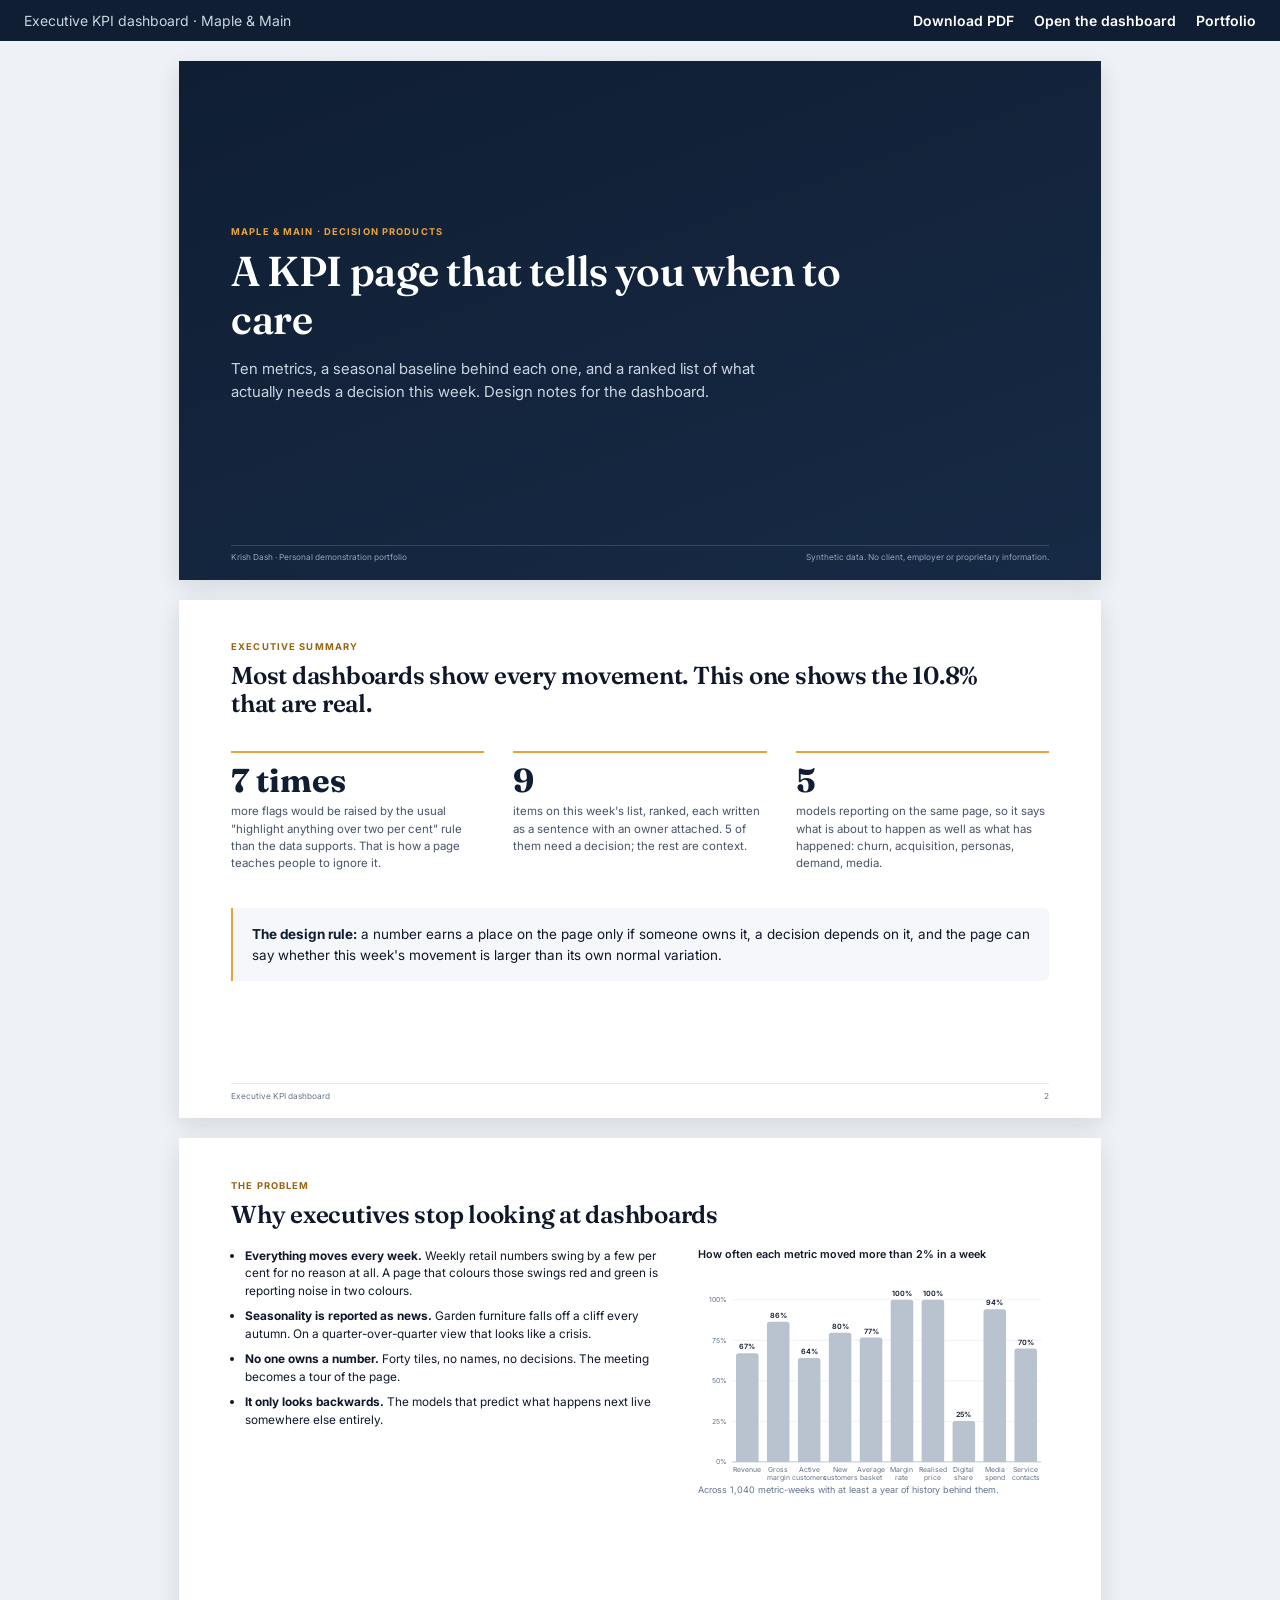
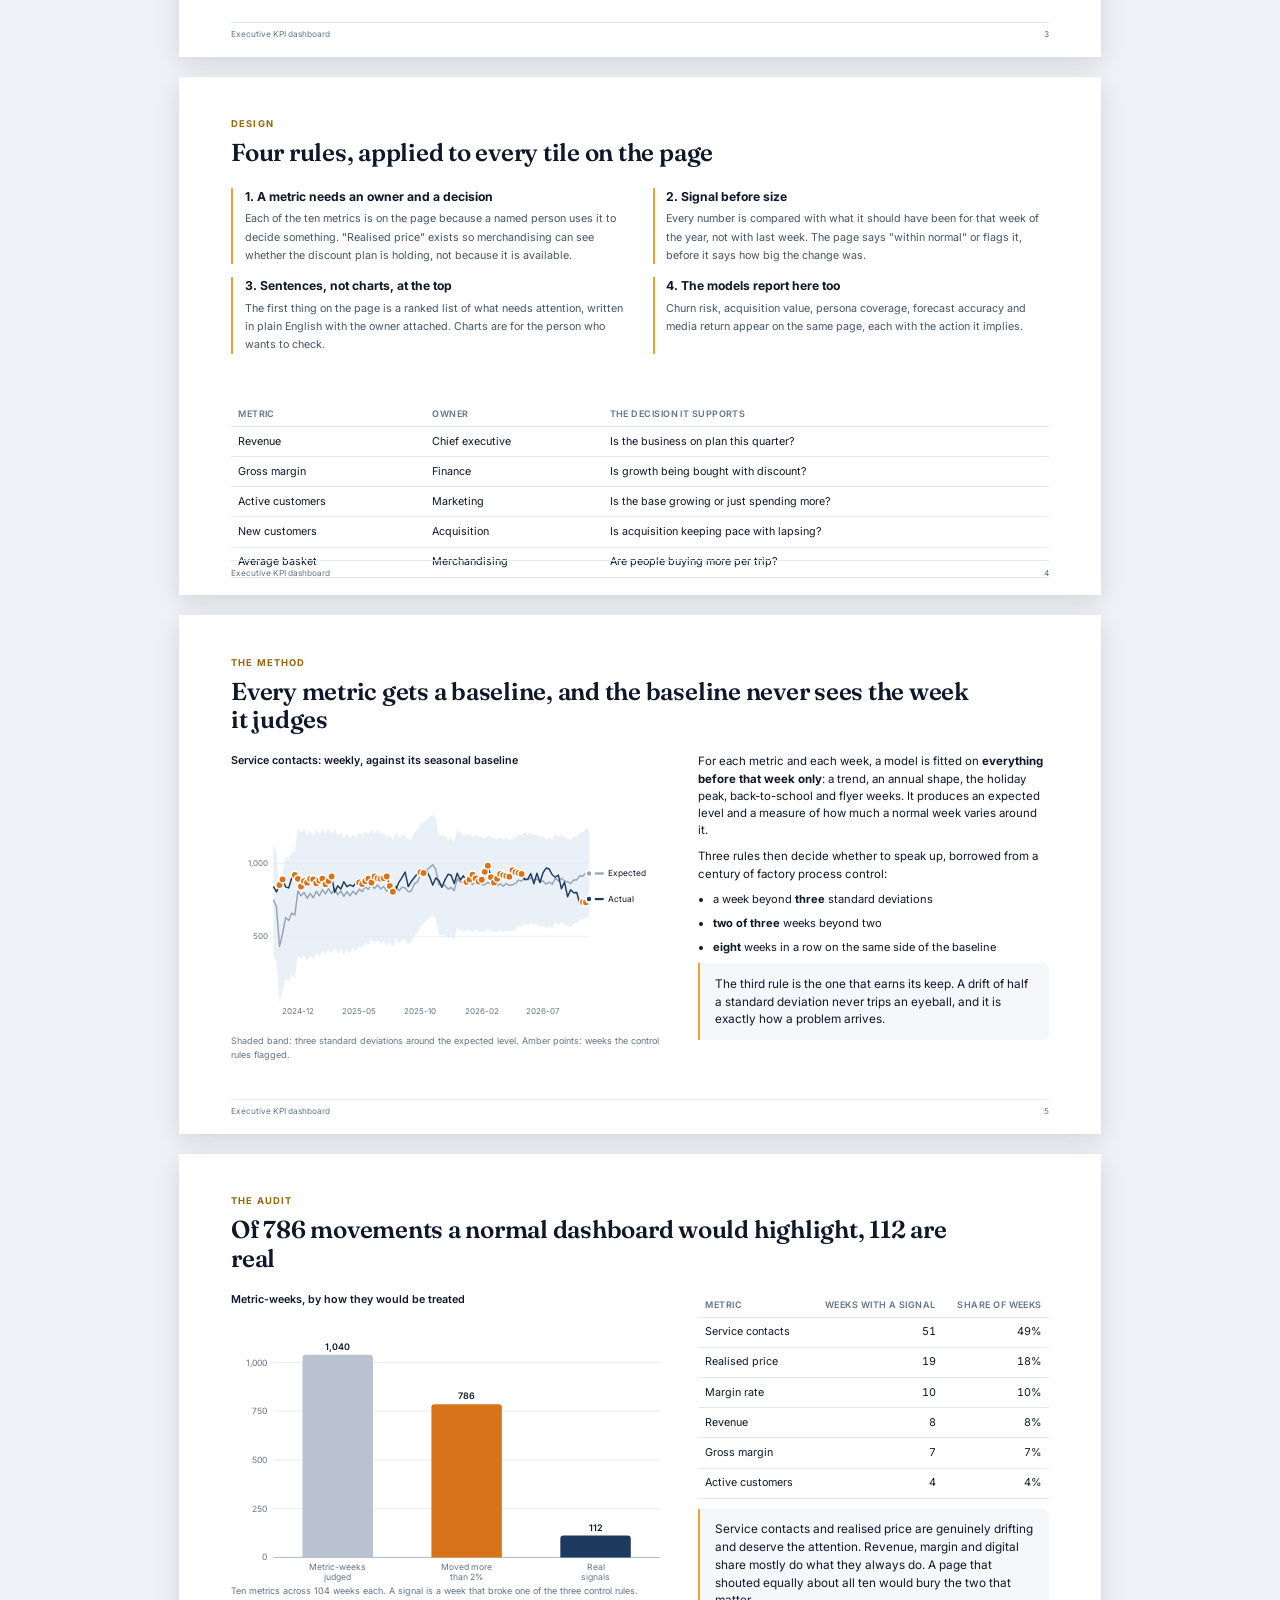
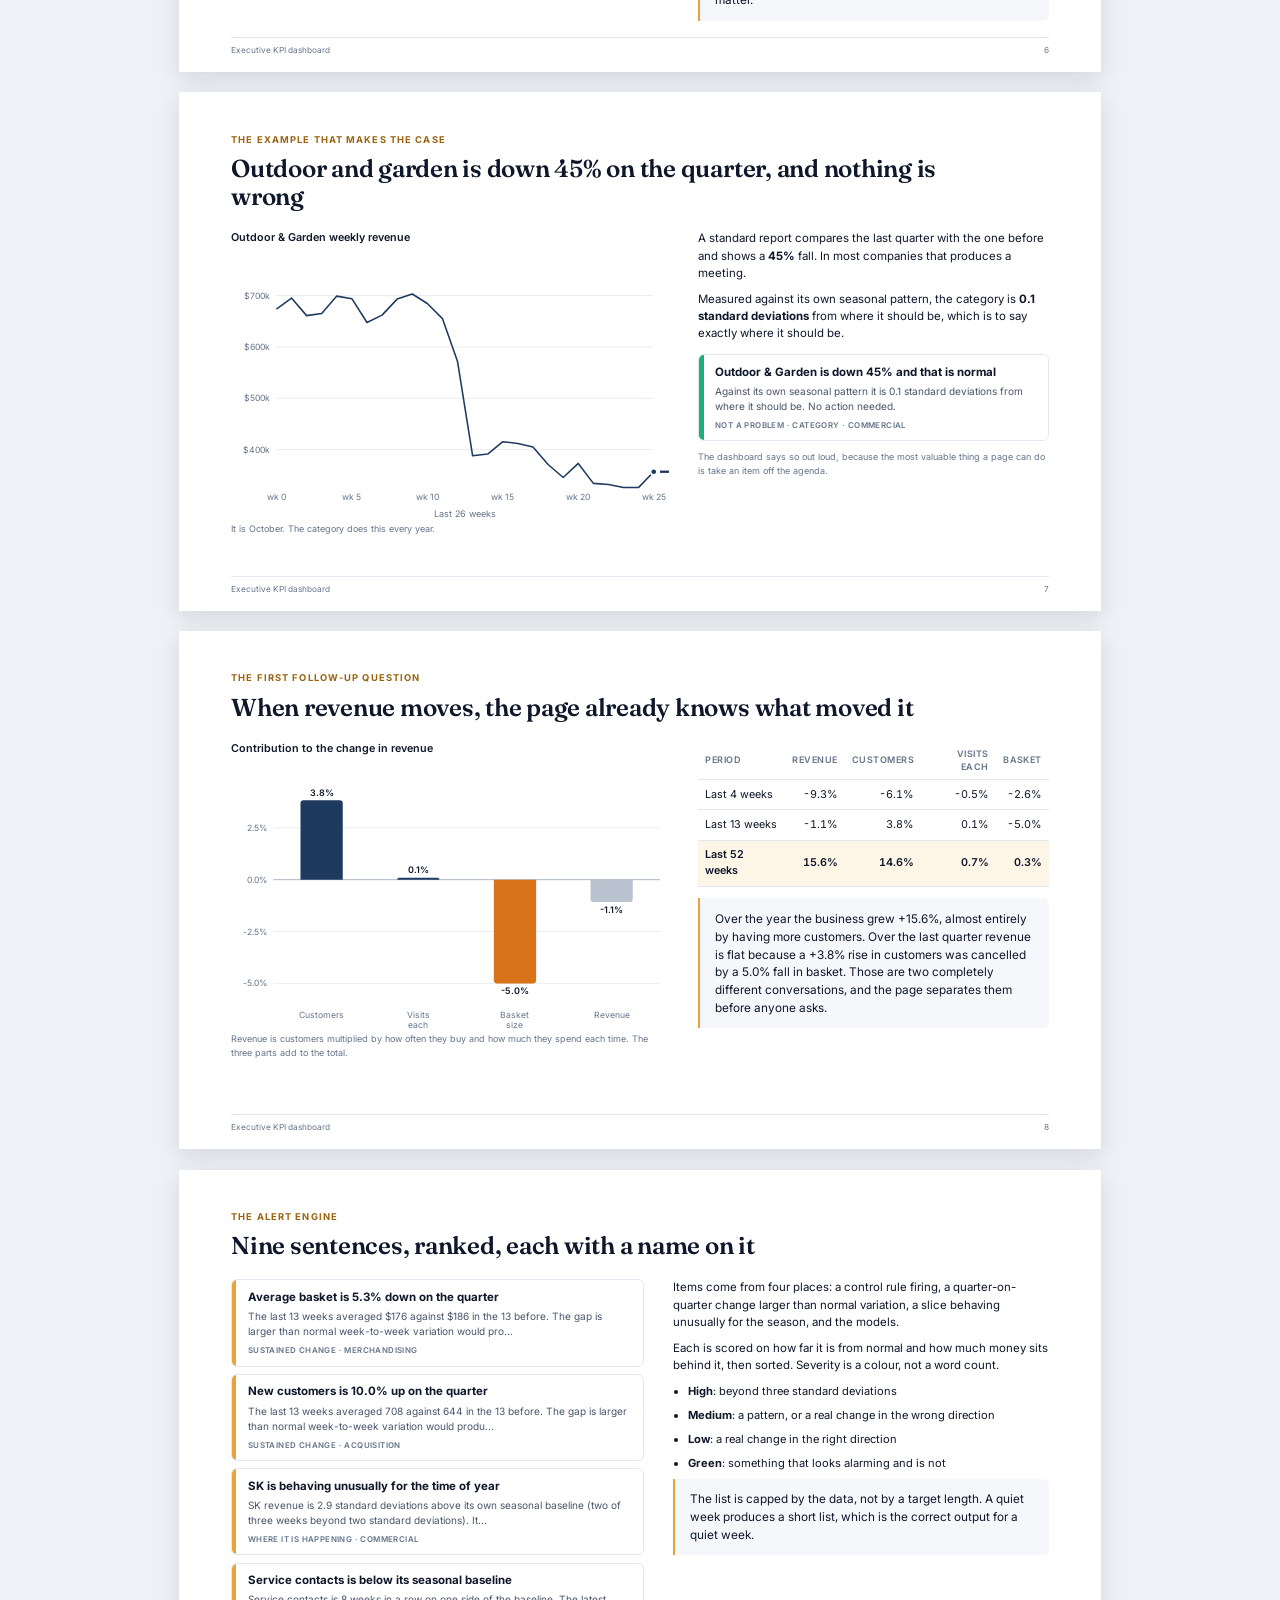
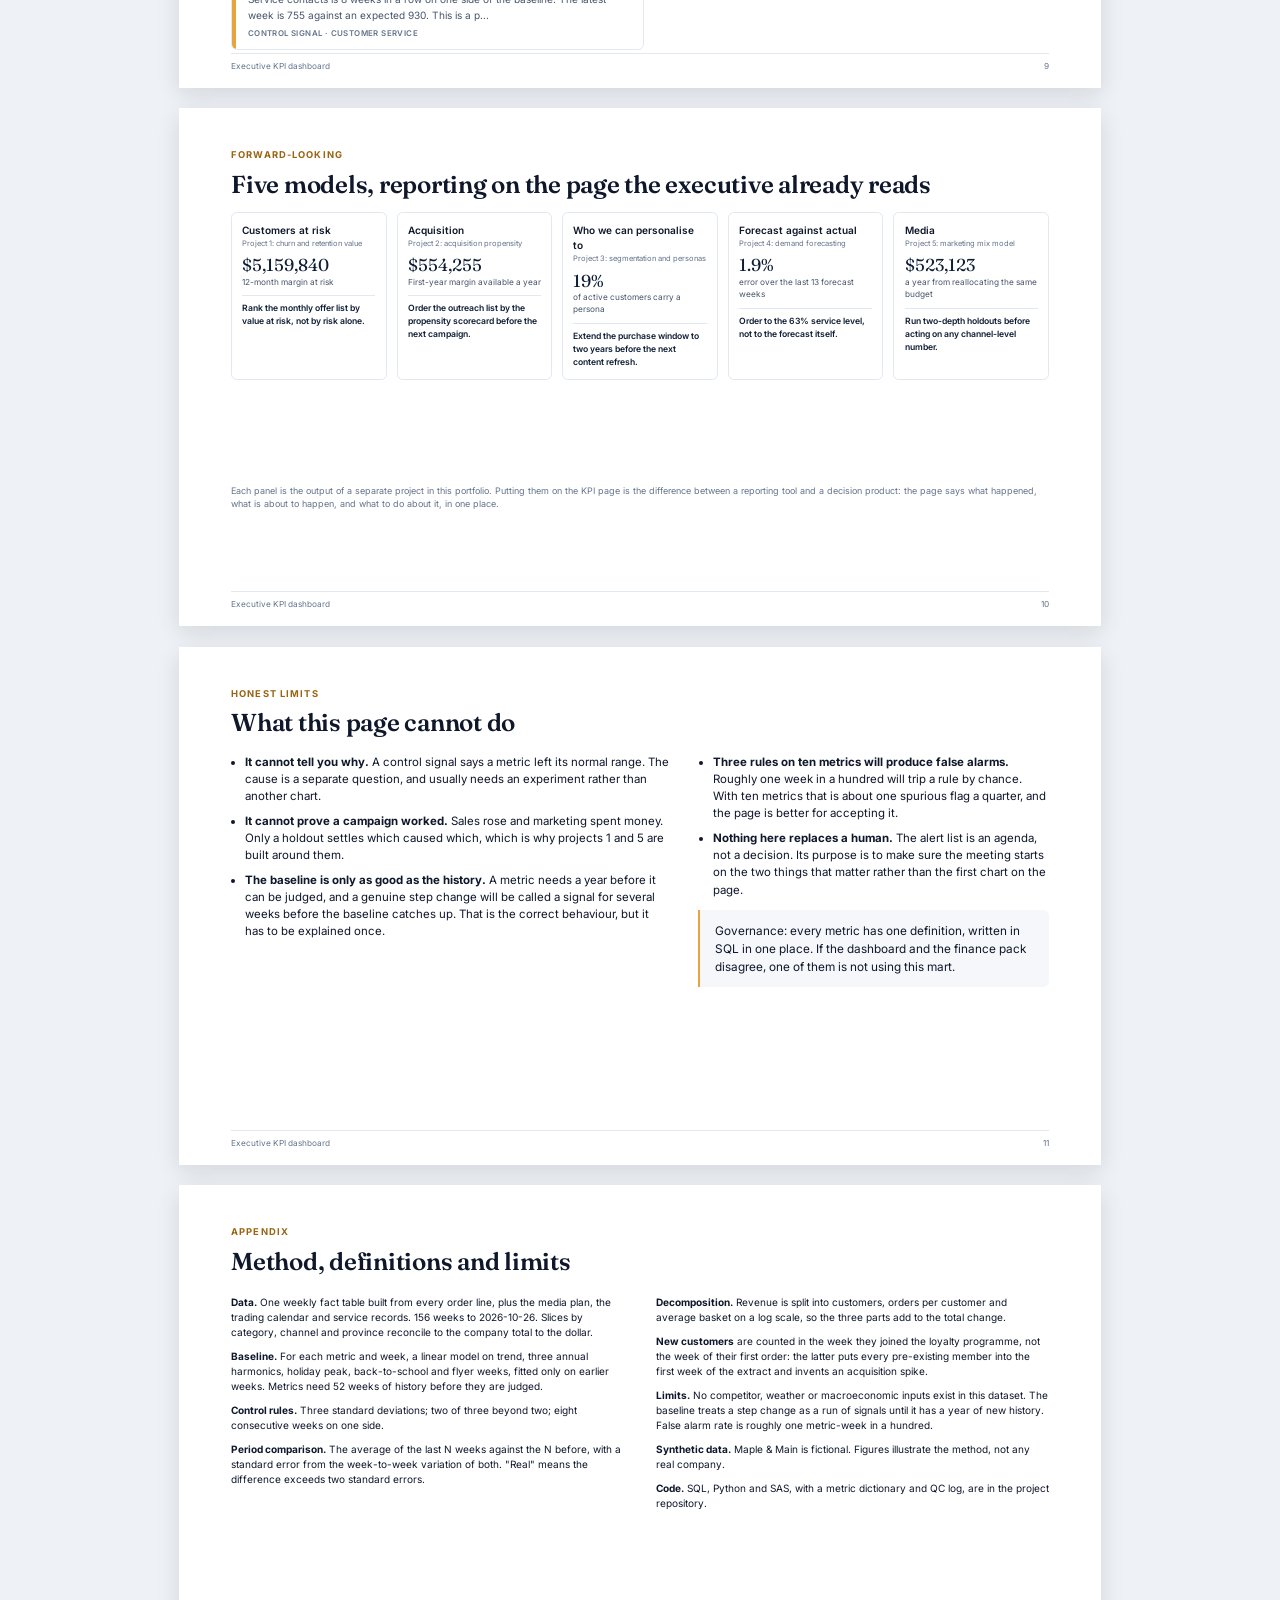
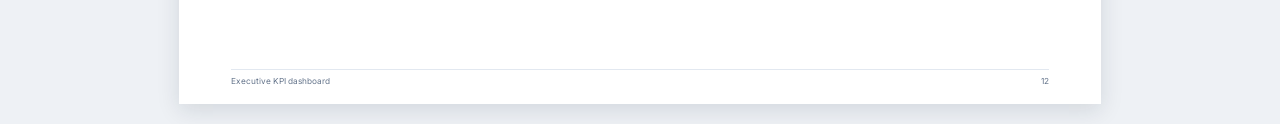
<file: projects/06-executive-dashboard/deck/index.html>
<!DOCTYPE html>
<html lang="en-CA">
<head>
<meta charset="utf-8">
<meta name="viewport" content="width=device-width, initial-scale=1">
<title>Executive KPI dashboard · Maple & Main · Krish Dash</title>
<link href="https://fonts.googleapis.com/css2?family=Inter:wght@400;500;600;700&family=Fraunces:opsz,wght@9..144,600&display=swap" rel="stylesheet">
<link rel="stylesheet" href="../../../assets/css/deck.css">
<style>
  .principles { display: grid; grid-template-columns: repeat(2, 1fr); gap: 18px 36px; }
  .principles div { border-left: 3px solid var(--accent); padding-left: 16px; }
  .principles b { display: block; font-size: 17px; margin-bottom: 4px; }
  .principles span { color: var(--slate); font-size: 15px; }
  .alertdemo { border: 1px solid var(--line); border-radius: 8px; overflow: hidden; display: grid; grid-template-columns: 6px 1fr; }
  .alertdemo i { background: var(--accent); } .alertdemo.good i { background: #1baf7a; }
  .alertdemo .b { padding: 12px 16px; }
  .alertdemo b { display: block; font-size: 16px; } .alertdemo p { margin: 4px 0 0; font-size: 14px; color: var(--slate); }
  .alertdemo .m { font-size: 11px; letter-spacing: .05em; text-transform: uppercase; color: var(--muted); font-weight: 600; margin-top: 8px; }
</style>
</head>
<body>
<div class="deck-bar"><span>Executive KPI dashboard · Maple &amp; Main</span><a href="deck.pdf">Download PDF</a><a href="../demo/">Open the dashboard</a><a href="../../../">Portfolio</a></div>

<section class="slide title-slide">
  <div class="kicker">Maple &amp; Main · Decision products</div>
  <h1>A KPI page that tells you when to care</h1>
  <p>Ten metrics, a seasonal baseline behind each one, and a ranked list of what actually needs a decision this week. Design notes for the dashboard.</p>
  <div class="foot"><span>Krish Dash · Personal demonstration portfolio</span><span>Synthetic data. No client, employer or proprietary information.</span></div>
</section>

<section class="slide">
  <div class="kicker">Executive summary</div>
  <h2>Most dashboards show every movement. This one shows the <span data-v="signalShare"></span> that are real.</h2>
  <div class="body cols-3" style="margin-top:46px;flex:0 0 auto">
    <div class="stat"><b data-v="noiseRatio"></b><span>more flags would be raised by the usual "highlight anything over two per cent" rule than the data supports. That is how a page teaches people to ignore it.</span></div>
    <div class="stat"><b data-v="alertCount"></b><span>items on this week's list, ranked, each written as a sentence with an owner attached. <span data-v="decisionCount"></span> of them need a decision; the rest are context.</span></div>
    <div class="stat"><b>5</b><span>models reporting on the same page, so it says what is about to happen as well as what has happened: churn, acquisition, personas, demand, media.</span></div>
  </div>
  <div class="callout" style="margin-top:50px;font-size:19px;padding:22px 26px"><b>The design rule:</b> a number earns a place on the page only if someone owns it, a decision depends on it, and the page can say whether this week's movement is larger than its own normal variation.</div>
  <div class="foot"><span>Executive KPI dashboard</span><span>2</span></div>
</section>

<section class="slide">
  <div class="kicker">The problem</div>
  <h2>Why executives stop looking at dashboards</h2>
  <div class="body cols-2" style="margin-top:26px">
    <div>
      <ul style="font-size:16.5px">
        <li><b>Everything moves every week.</b> Weekly retail numbers swing by a few per cent for no reason at all. A page that colours those swings red and green is reporting noise in two colours.</li>
        <li><b>Seasonality is reported as news.</b> Garden furniture falls off a cliff every autumn. On a quarter-over-quarter view that looks like a crisis.</li>
        <li><b>No one owns a number.</b> Forty tiles, no names, no decisions. The meeting becomes a tour of the page.</li>
        <li><b>It only looks backwards.</b> The models that predict what happens next live somewhere else entirely.</li>
      </ul>
    </div>
    <div>
      <div class="chart-title">How often each metric moved more than 2% in a week</div>
      <div id="moveChart"></div>
      <p class="chart-note">Across <span data-v="metricWeeks"></span> metric-weeks with at least a year of history behind them.</p>
    </div>
  </div>
  <div class="foot"><span>Executive KPI dashboard</span><span>3</span></div>
</section>

<section class="slide">
  <div class="kicker">Design</div>
  <h2>Four rules, applied to every tile on the page</h2>
  <div class="body" style="margin-top:30px">
    <div class="principles">
      <div><b>1. A metric needs an owner and a decision</b><span>Each of the ten metrics is on the page because a named person uses it to decide something. "Realised price" exists so merchandising can see whether the discount plan is holding, not because it is available.</span></div>
      <div><b>2. Signal before size</b><span>Every number is compared with what it should have been for that week of the year, not with last week. The page says "within normal" or flags it, before it says how big the change was.</span></div>
      <div><b>3. Sentences, not charts, at the top</b><span>The first thing on the page is a ranked list of what needs attention, written in plain English with the owner attached. Charts are for the person who wants to check.</span></div>
      <div><b>4. The models report here too</b><span>Churn risk, acquisition value, persona coverage, forecast accuracy and media return appear on the same page, each with the action it implies.</span></div>
    </div>
    <table class="t" style="margin-top:26px">
      <tr><th>Metric</th><th>Owner</th><th>The decision it supports</th></tr>
      <tbody id="metricTable"></tbody>
    </table>
  </div>
  <div class="foot"><span>Executive KPI dashboard</span><span>4</span></div>
</section>

<section class="slide">
  <div class="kicker">The method</div>
  <h2>Every metric gets a baseline, and the baseline never sees the week it judges</h2>
  <div class="body cols-2">
    <div>
      <div class="chart-title" id="exampleTitle"></div>
      <div id="exampleChart"></div>
      <p class="chart-note">Shaded band: three standard deviations around the expected level. Amber points: weeks the control rules flagged.</p>
    </div>
    <div>
      <p style="font-size:16px">For each metric and each week, a model is fitted on <b>everything before that week only</b>: a trend, an annual shape, the holiday peak, back-to-school and flyer weeks. It produces an expected level and a measure of how much a normal week varies around it.</p>
      <p style="font-size:16px">Three rules then decide whether to speak up, borrowed from a century of factory process control:</p>
      <ul style="font-size:15.5px">
        <li>a week beyond <b>three</b> standard deviations</li>
        <li><b>two of three</b> weeks beyond two</li>
        <li><b>eight</b> weeks in a row on the same side of the baseline</li>
      </ul>
      <div class="callout">The third rule is the one that earns its keep. A drift of half a standard deviation never trips an eyeball, and it is exactly how a problem arrives.</div>
    </div>
  </div>
  <div class="foot"><span>Executive KPI dashboard</span><span>5</span></div>
</section>

<section class="slide">
  <div class="kicker">The audit</div>
  <h2>Of <span data-v="movedCount"></span> movements a normal dashboard would highlight, <span data-v="signalCount"></span> are real</h2>
  <div class="body cols-2">
    <div>
      <div class="chart-title">Metric-weeks, by how they would be treated</div>
      <div id="noiseChart"></div>
      <p class="chart-note">Ten metrics across <span data-v="judgedWeeks"></span> weeks each. A signal is a week that broke one of the three control rules.</p>
    </div>
    <div>
      <table class="t">
        <tr><th>Metric</th><th class="n">Weeks with a signal</th><th class="n">Share of weeks</th></tr>
        <tbody id="signalTable"></tbody>
      </table>
      <div class="callout" style="margin-top:14px">Service contacts and realised price are genuinely drifting and deserve the attention. Revenue, margin and digital share mostly do what they always do. A page that shouted equally about all ten would bury the two that matter.</div>
    </div>
  </div>
  <div class="foot"><span>Executive KPI dashboard</span><span>6</span></div>
</section>

<section class="slide">
  <div class="kicker">The example that makes the case</div>
  <h2>Outdoor and garden is down <span data-v="ogDrop"></span> on the quarter, and nothing is wrong</h2>
  <div class="body cols-2">
    <div>
      <div class="chart-title">Outdoor &amp; Garden weekly revenue</div>
      <div id="ogChart"></div>
      <p class="chart-note">It is October. The category does this every year.</p>
    </div>
    <div>
      <p style="font-size:16px">A standard report compares the last quarter with the one before and shows a <b><span data-v="ogDrop"></span></b> fall. In most companies that produces a meeting.</p>
      <p style="font-size:16px">Measured against its own seasonal pattern, the category is <b><span data-v="ogZ"></span> standard deviations</b> from where it should be, which is to say exactly where it should be.</p>
      <div class="alertdemo good" style="margin-top:16px"><i></i><div class="b">
        <b>Outdoor &amp; Garden is down <span data-v="ogDrop"></span> and that is normal</b>
        <p>Against its own seasonal pattern it is <span data-v="ogZ"></span> standard deviations from where it should be. No action needed.</p>
        <div class="m">Not a problem · Category · Commercial</div></div></div>
      <p class="chart-note" style="margin-top:12px">The dashboard says so out loud, because the most valuable thing a page can do is take an item off the agenda.</p>
    </div>
  </div>
  <div class="foot"><span>Executive KPI dashboard</span><span>7</span></div>
</section>

<section class="slide">
  <div class="kicker">The first follow-up question</div>
  <h2>When revenue moves, the page already knows what moved it</h2>
  <div class="body cols-2">
    <div>
      <div class="chart-title">Contribution to the change in revenue</div>
      <div id="decompChart"></div>
      <p class="chart-note">Revenue is customers multiplied by how often they buy and how much they spend each time. The three parts add to the total.</p>
    </div>
    <div>
      <table class="t">
        <tr><th>Period</th><th class="n">Revenue</th><th class="n">Customers</th><th class="n">Visits each</th><th class="n">Basket</th></tr>
        <tbody id="decompTable"></tbody>
      </table>
      <div class="callout" style="margin-top:16px">Over the year the business grew <span data-v="rev52"></span>, almost entirely by having more customers. Over the last quarter revenue is flat because a <span data-v="cust13"></span> rise in customers was cancelled by a <span data-v="bask13"></span> fall in basket. Those are two completely different conversations, and the page separates them before anyone asks.</div>
    </div>
  </div>
  <div class="foot"><span>Executive KPI dashboard</span><span>8</span></div>
</section>

<section class="slide">
  <div class="kicker">The alert engine</div>
  <h2>Nine sentences, ranked, each with a name on it</h2>
  <div class="body cols-2" style="grid-template-columns:1.1fr 1fr">
    <div>
      <div id="alertList" style="display:grid;gap:10px"></div>
    </div>
    <div>
      <p style="font-size:16px">Items come from four places: a control rule firing, a quarter-on-quarter change larger than normal variation, a slice behaving unusually for the season, and the models.</p>
      <p style="font-size:16px">Each is scored on how far it is from normal and how much money sits behind it, then sorted. Severity is a colour, not a word count.</p>
      <ul style="font-size:15.5px">
        <li><b>High</b>: beyond three standard deviations</li>
        <li><b>Medium</b>: a pattern, or a real change in the wrong direction</li>
        <li><b>Low</b>: a real change in the right direction</li>
        <li><b>Green</b>: something that looks alarming and is not</li>
      </ul>
      <div class="callout">The list is capped by the data, not by a target length. A quiet week produces a short list, which is the correct output for a quiet week.</div>
    </div>
  </div>
  <div class="foot"><span>Executive KPI dashboard</span><span>9</span></div>
</section>

<section class="slide">
  <div class="kicker">Forward-looking</div>
  <h2>Five models, reporting on the page the executive already reads</h2>
  <div class="body" style="margin-top:20px">
    <div style="display:grid;grid-template-columns:repeat(5,1fr);gap:14px" id="modelCards"></div>
    <p class="chart-note" style="margin-top:16px">Each panel is the output of a separate project in this portfolio. Putting them on the KPI page is the difference between a reporting tool and a decision product: the page says what happened, what is about to happen, and what to do about it, in one place.</p>
  </div>
  <div class="foot"><span>Executive KPI dashboard</span><span>10</span></div>
</section>

<section class="slide">
  <div class="kicker">Honest limits</div>
  <h2>What this page cannot do</h2>
  <div class="body cols-2" style="margin-top:24px">
    <div>
      <ul style="font-size:16px">
        <li><b>It cannot tell you why.</b> A control signal says a metric left its normal range. The cause is a separate question, and usually needs an experiment rather than another chart.</li>
        <li><b>It cannot prove a campaign worked.</b> Sales rose and marketing spent money. Only a holdout settles which caused which, which is why projects 1 and 5 are built around them.</li>
        <li><b>The baseline is only as good as the history.</b> A metric needs a year before it can be judged, and a genuine step change will be called a signal for several weeks before the baseline catches up. That is the correct behaviour, but it has to be explained once.</li>
      </ul>
    </div>
    <div>
      <ul style="font-size:16px">
        <li><b>Three rules on ten metrics will produce false alarms.</b> Roughly one week in a hundred will trip a rule by chance. With ten metrics that is about one spurious flag a quarter, and the page is better for accepting it.</li>
        <li><b>Nothing here replaces a human.</b> The alert list is an agenda, not a decision. Its purpose is to make sure the meeting starts on the two things that matter rather than the first chart on the page.</li>
      </ul>
      <div class="callout" style="margin-top:16px">Governance: every metric has one definition, written in SQL in one place. If the dashboard and the finance pack disagree, one of them is not using this mart.</div>
    </div>
  </div>
  <div class="foot"><span>Executive KPI dashboard</span><span>11</span></div>
</section>

<section class="slide">
  <div class="kicker">Appendix</div>
  <h2>Method, definitions and limits</h2>
  <div class="body cols-even" style="font-size:14px;gap:44px">
    <div>
      <p><b>Data.</b> One weekly fact table built from every order line, plus the media plan, the trading calendar and service records. 156 weeks to <span data-v="asOf"></span>. Slices by category, channel and province reconcile to the company total to the dollar.</p>
      <p><b>Baseline.</b> For each metric and week, a linear model on trend, three annual harmonics, holiday peak, back-to-school and flyer weeks, fitted only on earlier weeks. Metrics need <span data-v="minHistory"></span> weeks of history before they are judged.</p>
      <p><b>Control rules.</b> Three standard deviations; two of three beyond two; eight consecutive weeks on one side.</p>
      <p><b>Period comparison.</b> The average of the last N weeks against the N before, with a standard error from the week-to-week variation of both. "Real" means the difference exceeds two standard errors.</p>
    </div>
    <div>
      <p><b>Decomposition.</b> Revenue is split into customers, orders per customer and average basket on a log scale, so the three parts add to the total change.</p>
      <p><b>New customers</b> are counted in the week they joined the loyalty programme, not the week of their first order: the latter puts every pre-existing member into the first week of the extract and invents an acquisition spike.</p>
      <p><b>Limits.</b> No competitor, weather or macroeconomic inputs exist in this dataset. The baseline treats a step change as a run of signals until it has a year of new history. False alarm rate is roughly one metric-week in a hundred.</p>
      <p><b>Synthetic data.</b> Maple &amp; Main is fictional. Figures illustrate the method, not any real company.</p>
      <p><b>Code.</b> SQL, Python and SAS, with a metric dictionary and QC log, are in the project repository.</p>
    </div>
  </div>
  <div class="foot"><span>Executive KPI dashboard</span><span>12</span></div>
</section>

<script src="../outputs/report_data.js"></script>
<script src="../../../assets/js/charts.js"></script>
<script>
const P = window.P6, na = P.noise_audit, M = P.metrics;
const pct0 = v => Math.round(v * 100) + "%", pct1 = v => (v * 100).toFixed(1) + "%";
const og = P.slices.find(s => s.slice === "Outdoor & Garden");
const dc = P.revenue_decomposition;
const V = {
  signalShare: pct1(na.share_of_weeks_with_a_signal), noiseRatio: Math.round(na.weeks_that_moved_more_than_2pct / na.weeks_with_a_signal) + " times",
  alertCount: P.alerts.length, decisionCount: P.alert_counts.high + P.alert_counts.medium,
  metricWeeks: na.metric_weeks.toLocaleString("en-CA"), movedCount: na.weeks_that_moved_more_than_2pct.toLocaleString("en-CA"),
  signalCount: na.weeks_with_a_signal, judgedWeeks: na.weeks_judged_per_metric,
  ogDrop: pct0(Math.abs(og.change_13w_pct)), ogZ: Math.abs(og.z).toFixed(1),
  rev52: (dc["52"].total_change_pct >= 0 ? "+" : "") + pct1(dc["52"].total_change_pct),
  cust13: (dc["13"].contributions.active_customers >= 0 ? "+" : "") + pct1(dc["13"].contributions.active_customers),
  bask13: pct1(Math.abs(dc["13"].contributions.avg_basket)),
  asOf: P.as_of_date, minHistory: P.min_history_weeks,
};
document.querySelectorAll("[data-v]").forEach(e => { e.textContent = V[e.dataset.v] ?? "?"; });

/* 3. how often metrics move more than 2% */
const moved = P.metric_order.map(k => {
  const v = M[k].series.value, n = v.length, from = P.min_history_weeks + 1;
  let c = 0;
  for (let i = from; i < n; i++) if (Math.abs(v[i] / v[i - 1] - 1) > 0.02) c++;
  return { label: M[k].label.replace(" ", "\n"), value: c / (n - from), color: MM.C.context };
});
MM.bars("#moveChart", { width: 560, height: 350, fmt: v => pct0(v), maxBar: 36, data: moved });

document.getElementById("metricTable").innerHTML = P.metric_order.slice(0, 5).map(k =>
  `<tr><td>${M[k].label}</td><td>${M[k].owner}</td><td>${M[k].decision}</td></tr>`).join("");

/* 5. the control chart */
const ex = M.service_contacts, s = ex.series, n = s.value.length, from = P.min_history_weeks;
const idx = [...Array(n - from).keys()].map(i => i + from);
document.getElementById("exampleTitle").textContent = ex.label + ": weekly, against its seasonal baseline";
MM.lines("#exampleChart", { width: 600, height: 360, rightPad: 110, zeroBase: false,
  band: { lo: idx.map(i => s.lower[i]), hi: idx.map(i => s.upper[i]) }, bandColor: "#eaf0f7",
  yFmt: v => Math.round(v).toLocaleString("en-CA"), xFmt: i => (s.weeks[Math.round(i)] || "").slice(0, 7),
  series: [{ name: "Expected", color: "#94a3b8", points: idx.map(i => [i, s.expected[i]]) },
           { name: "Actual", color: MM.C.focus, points: idx.map(i => [i, s.value[i]]), mark: idx.map(i => !!s.flag[i]) }] });

/* 6. noise audit */
MM.bars("#noiseChart", { width: 560, height: 350, fmt: v => v.toLocaleString("en-CA"), maxBar: 90,
  data: [{ label: "Metric-weeks\njudged", value: na.metric_weeks, color: MM.C.context },
         { label: "Moved more\nthan 2%", value: na.weeks_that_moved_more_than_2pct, color: MM.C.accent },
         { label: "Real\nsignals", value: na.weeks_with_a_signal, color: MM.C.focus }] });
document.getElementById("signalTable").innerHTML = P.metric_order
  .map(k => ({ l: M[k].label, n: M[k].weeks_with_a_signal }))
  .sort((a, b) => b.n - a.n).slice(0, 6)
  .map(r => `<tr><td>${r.l}</td><td class="n">${r.n}</td><td class="n">${pct0(r.n / na.weeks_judged_per_metric)}</td></tr>`).join("");

/* 7. outdoor and garden */
MM.lines("#ogChart", { width: 560, height: 350, rightPad: 20, zeroBase: false, yFmt: MM.cadK,
  xFmt: i => "wk " + Math.round(i), xTitle: "Last 26 weeks",
  series: [{ name: "", color: MM.C.focus, points: og.series.map((v, i) => [i, v]) }] });

/* 8. decomposition */
const names = { active_customers: "Customers", orders_per_customer: "Visits each", avg_basket: "Basket size" };
MM.bars("#decompChart", { width: 560, height: 350, fmt: v => pct1(v), maxBar: 54,
  data: Object.entries(dc["13"].contributions).map(([k, v]) => ({ label: names[k].replace(" ", "\n"), value: v,
    color: v >= 0 ? MM.C.focus : MM.C.accent, tip: `<b>${names[k]}</b><br>${pct1(v)} of the change over 13 weeks` }))
    .concat([{ label: "Revenue", value: dc["13"].total_change_pct, color: MM.C.context }]) });
document.getElementById("decompTable").innerHTML = ["4", "13", "52"].map(p =>
  `<tr class="${p === "52" ? "hl" : ""}"><td>Last ${p} weeks</td><td class="n">${pct1(dc[p].total_change_pct)}</td>` +
  Object.keys(names).map(k => `<td class="n">${pct1(dc[p].contributions[k])}</td>`).join("") + "</tr>").join("");

/* 9. alerts */
document.getElementById("alertList").innerHTML = P.alerts.slice(0, 4).map(a =>
  `<div class="alertdemo ${a.severity === "info" ? "good" : ""}"><i></i><div class="b">
    <b>${a.title}</b><p>${a.body.length > 125 ? a.body.slice(0, 125) + "..." : a.body}</p>
    <div class="m">${a.kind} · ${a.owner}</div></div></div>`).join("");

/* 10. models */
document.getElementById("modelCards").innerHTML = Object.values(P.models).map(m => `
  <div style="border:1px solid var(--line);border-radius:8px;padding:14px">
    <div style="font-size:14px;font-weight:600">${m.title}</div>
    <div style="font-size:10.5px;color:var(--muted);margin-bottom:8px">${m.source}</div>
    <div style="font-family:Fraunces,Georgia,serif;font-size:24px;color:var(--navy);line-height:1.1">${m.headline}</div>
    <div style="font-size:11.5px;color:var(--slate);margin:2px 0 10px">${m.headline_label}</div>
    <div style="font-size:12px;border-top:1px solid var(--line);padding-top:8px;color:var(--navy);font-weight:600">${m.action}</div>
  </div>`).join("");
</script>
</body>
</html>
</file>
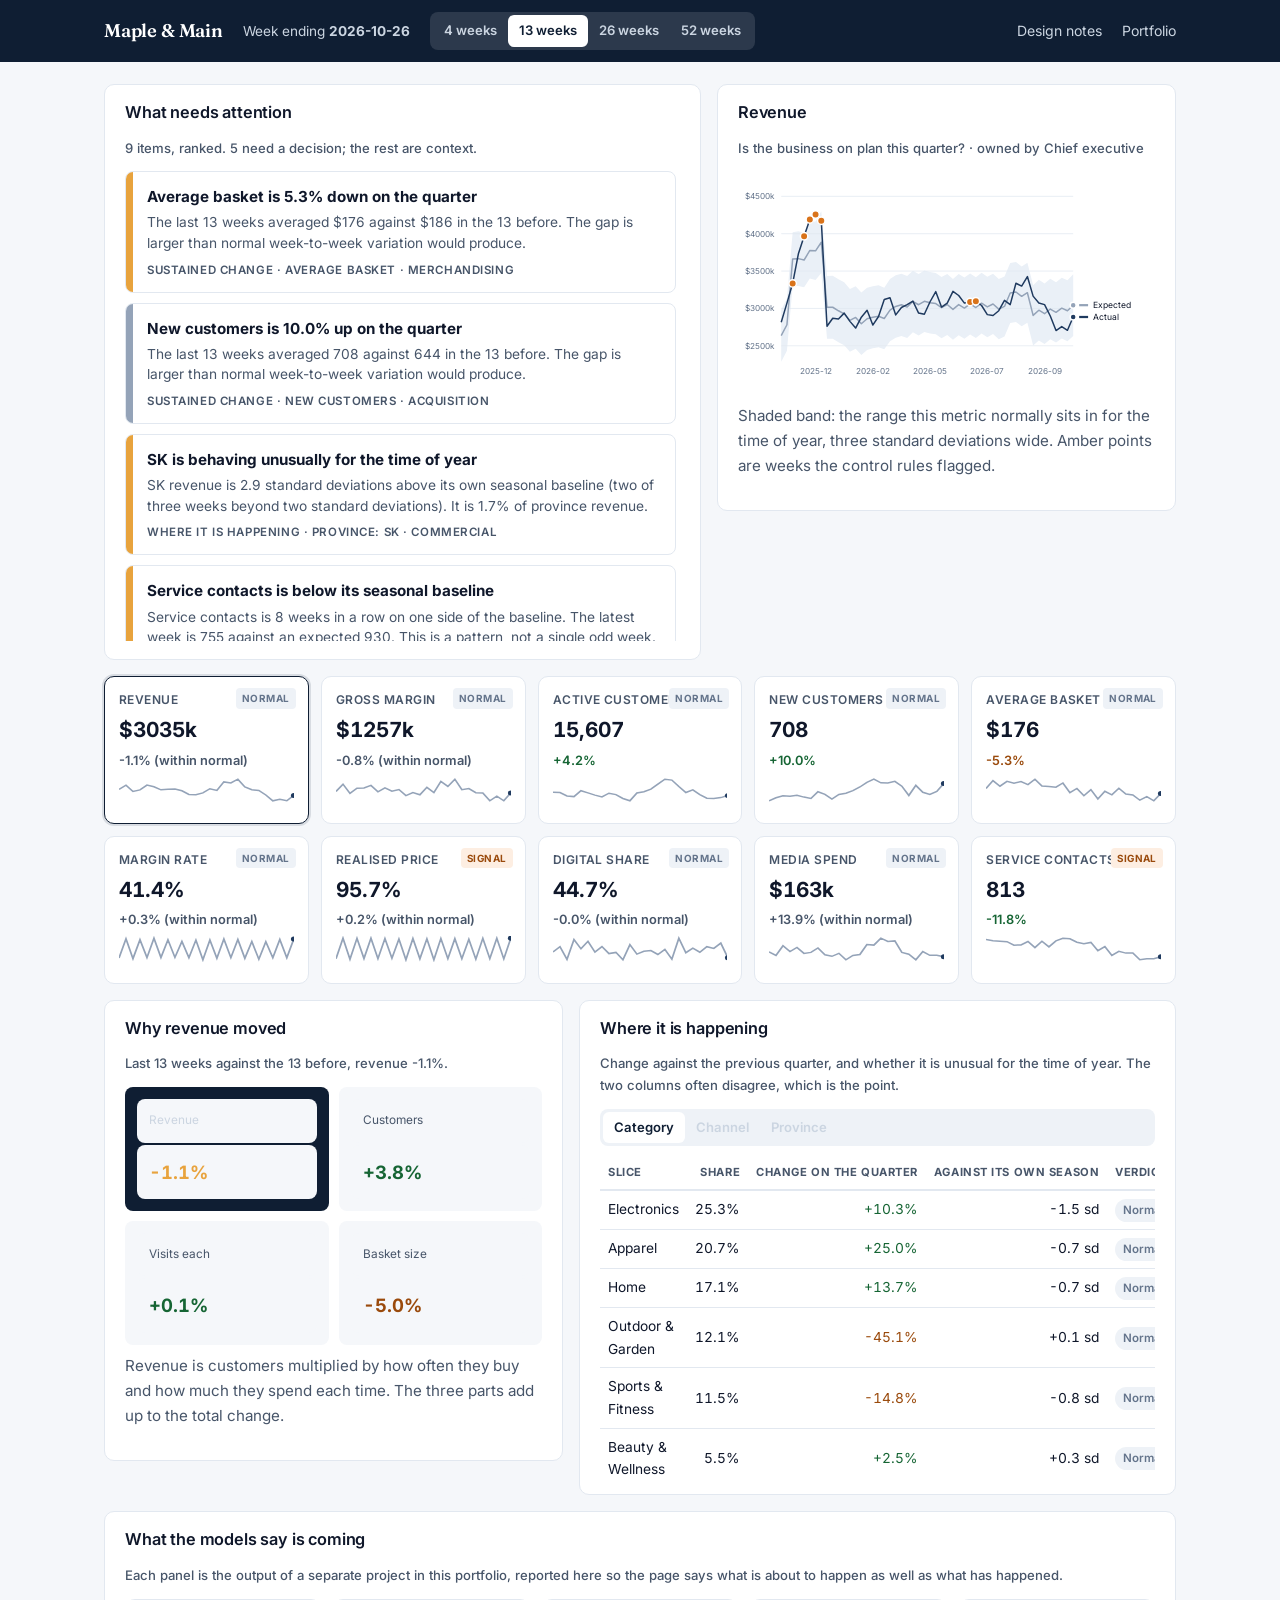
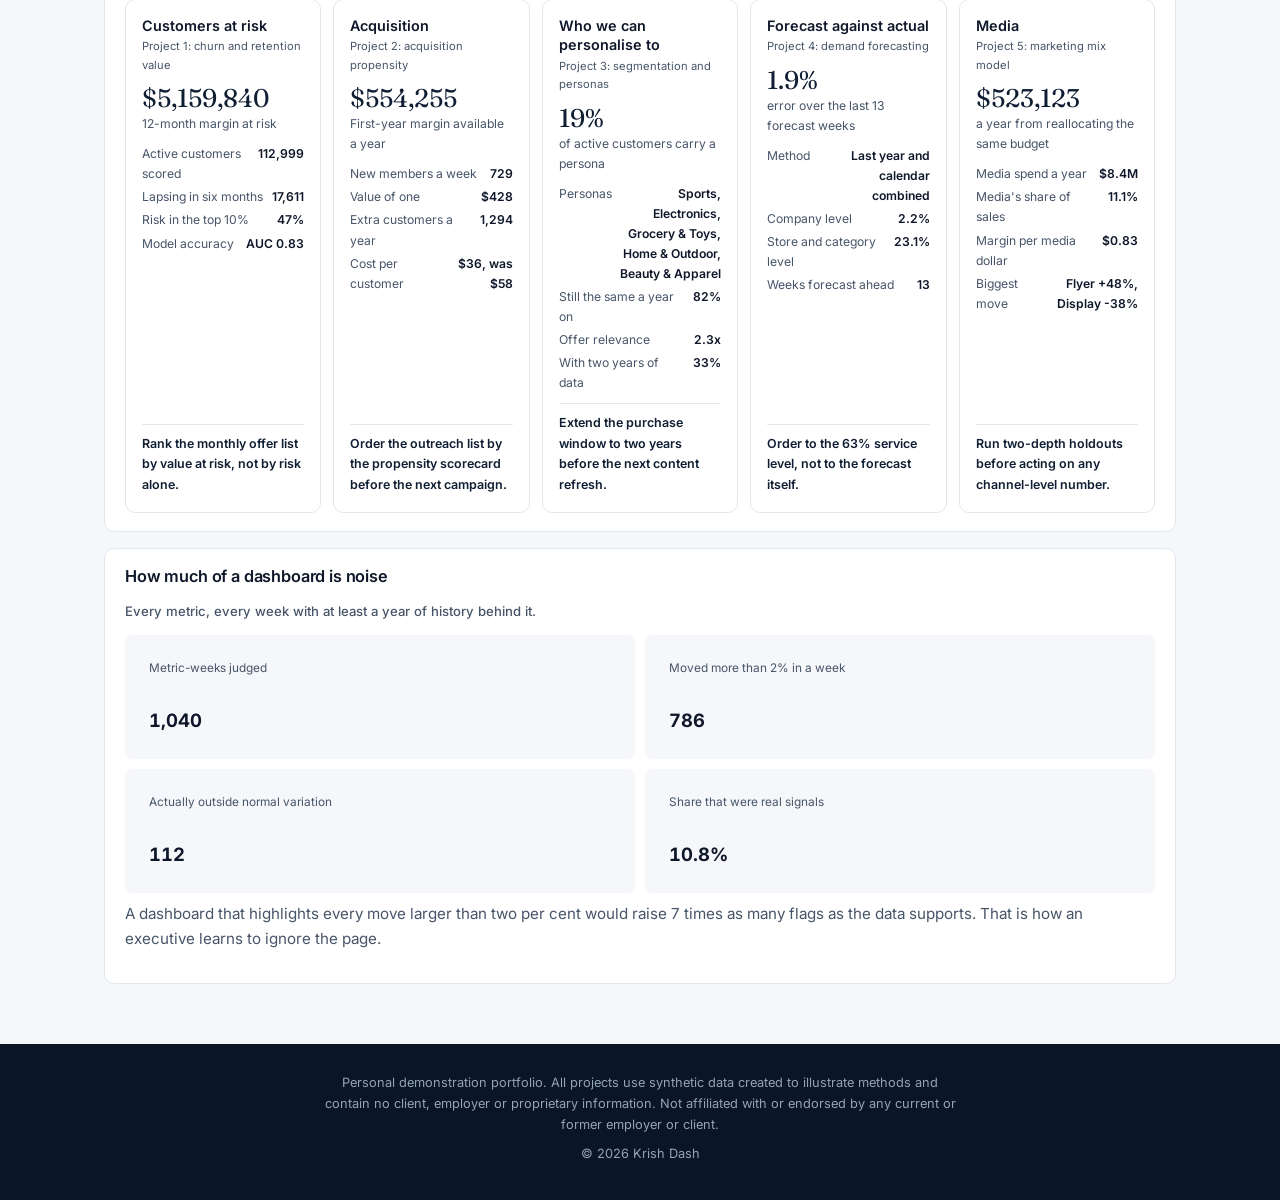
<file: projects/06-executive-dashboard/demo/index.html>
<!DOCTYPE html>
<html lang="en-CA">
<head>
<meta charset="utf-8">
<meta name="viewport" content="width=device-width, initial-scale=1">
<title>Executive dashboard · Maple & Main · Krish Dash</title>
<link href="https://fonts.googleapis.com/css2?family=Inter:wght@400;500;600;700&family=Fraunces:opsz,wght@9..144,600&display=swap" rel="stylesheet">
<link rel="stylesheet" href="../../../assets/css/site.css">
<style>
  body { background: #f5f7fa; }
  .bar { background: var(--navy); color: #fff; position: sticky; top: 0; z-index: 20; }
  .bar-in { display: flex; align-items: center; gap: 20px; height: 62px; }
  .bar h1 { font-family: Fraunces, Georgia, serif; font-size: 1.15rem; margin: 0; font-weight: 600; }
  .bar .asof { color: #cbd5e1; font-size: .85rem; }
  .bar .spacer { margin-left: auto; }
  .bar a { color: #cbd5e1; text-decoration: none; font-size: .88rem; }
  .bar a:hover { color: #fff; }
  .seg { display: flex; background: rgba(255,255,255,.12); border-radius: 8px; padding: 3px; }
  .seg button { font: inherit; font-size: .82rem; font-weight: 600; color: #cbd5e1; background: none; border: 0; padding: 5px 11px; border-radius: 6px; cursor: pointer; }
  .seg button.on { background: #fff; color: var(--navy); }
  main { padding: 22px 0 60px; }
  .card { background: #fff; border: 1px solid var(--line); border-radius: 10px; padding: 18px 20px; }
  .card h2 { font-size: 1.02rem; margin: 0 0 4px; font-family: Inter, sans-serif; font-weight: 600; }
  .card .sub { color: var(--slate); font-size: .82rem; margin-bottom: 12px; }
  .row { display: grid; gap: 16px; margin-bottom: 16px; min-width: 0; align-items: start; }
  .row > .card, .card { min-width: 0; }
  .scroll-x { overflow-x: auto; }
  .tiles { display: grid; grid-template-columns: repeat(5, 1fr); gap: 12px; margin-bottom: 16px; }
  .tile { background: #fff; border: 1px solid var(--line); border-radius: 10px; padding: 13px 14px; cursor: pointer; transition: border-color .15s, box-shadow .15s; position: relative; }
  .tile:hover { border-color: #94a3b8; }
  .tile.sel { border-color: var(--navy); box-shadow: 0 0 0 2px rgba(15,30,51,.12); }
  .tile .lab { font-size: .75rem; color: var(--slate); font-weight: 600; text-transform: uppercase; letter-spacing: .04em; }
  .tile .val { font-size: 1.3rem; font-weight: 700; margin: 3px 0 2px; font-variant-numeric: tabular-nums; }
  .tile .chg { font-size: .8rem; font-weight: 600; }
  .up { color: #166534; } .down { color: #9a4a0c; } .flat { color: var(--slate); }
  .badge { position: absolute; top: 11px; right: 12px; font-size: .62rem; font-weight: 700; letter-spacing: .05em; text-transform: uppercase; padding: 2px 6px; border-radius: 4px; }
  .badge.signal { background: #fdeee2; color: #9a4a0c; }
  .badge.watch { background: #fdf6e7; color: #8a5a0b; }
  .badge.normal { background: #eef2f7; color: #64748b; }
  .spark { margin-top: 6px; }
  .alerts { display: grid; gap: 10px; }
  .scroll-y { max-height: 470px; overflow-y: auto; padding-right: 4px; }
  .alert { display: grid; grid-template-columns: 7px 1fr; gap: 14px; border: 1px solid var(--line); border-radius: 8px; overflow: hidden; background: #fff; }
  .alert i { display: block; }
  .alert.high i { background: #c2410c; } .alert.medium i { background: var(--accent); }
  .alert.low i { background: #94a3b8; } .alert.info i { background: #1baf7a; }
  .alert .body { padding: 12px 14px 12px 0; }
  .alert b { display: block; font-size: .95rem; margin-bottom: 3px; }
  .alert p { margin: 0; font-size: .86rem; color: var(--slate); line-height: 1.5; }
  .alert .meta { font-size: .72rem; color: var(--slate); text-transform: uppercase; letter-spacing: .05em; font-weight: 600; margin-top: 7px; }
  table.g { width: 100%; border-collapse: collapse; font-size: .86rem; }
  table.g th { text-align: left; font-size: .7rem; text-transform: uppercase; letter-spacing: .05em; color: var(--slate); border-bottom: 2px solid var(--line); padding: 7px 8px; cursor: pointer; white-space: nowrap; }
  table.g td { padding: 7px 8px; border-bottom: 1px solid var(--line); }
  table.g .n { text-align: right; font-variant-numeric: tabular-nums; }
  .pill { display: inline-block; padding: 2px 8px; border-radius: 999px; font-size: .72rem; font-weight: 600; }
  .pill.yes { background: #fdeee2; color: #9a4a0c; } .pill.no { background: #eef2f7; color: #64748b; }
  .models { display: grid; grid-template-columns: repeat(5, 1fr); gap: 12px; }
  .model { background: #fff; border: 1px solid var(--line); border-radius: 10px; padding: 16px; display: flex; flex-direction: column; }
  .model h3 { font-size: .9rem; margin: 0 0 2px; }
  .model .src { font-size: .7rem; color: var(--slate); margin-bottom: 10px; }
  .model .big { font-family: Fraunces, Georgia, serif; font-size: 1.6rem; color: var(--navy); line-height: 1.1; }
  .model .biglab { font-size: .76rem; color: var(--slate); margin: 2px 0 10px; }
  .model dl { display: grid; gap: 3px; margin: 0 0 10px; font-size: .76rem; }
  .model dl div { display: flex; justify-content: space-between; gap: 8px; }
  .model dt { color: var(--slate); } .model dd { margin: 0; font-weight: 600; text-align: right; }
  .model .act { margin-top: auto; font-size: .78rem; border-top: 1px solid var(--line); padding-top: 9px; color: var(--navy); font-weight: 600; }
  .decomp { display: grid; grid-template-columns: repeat(2, 1fr); gap: 10px; }
  .decomp div { background: var(--bg-alt); border-radius: 8px; padding: 12px; }
  .decomp .d-lab { font-size: .74rem; color: var(--slate); }
  .decomp .d-val { font-size: 1.15rem; font-weight: 700; margin-top: 2px; font-variant-numeric: tabular-nums; }
  .note { color: var(--slate); font-size: .78rem; margin-top: 8px; }
  @media (max-width: 1100px) { .tiles, .models { grid-template-columns: repeat(2, 1fr); } }
  @media (max-width: 700px) { .tiles, .models, .decomp { grid-template-columns: 1fr; } .bar-in { height: auto; padding: 10px 0; flex-wrap: wrap; gap: 10px; }
    .seg { overflow-x: auto; } .seg button { white-space: nowrap; } }
</style>
</head>
<body>

<div class="bar"><div class="wrap bar-in">
  <h1>Maple &amp; Main</h1>
  <span class="asof">Week ending <b id="asof"></b></span>
  <div class="seg" id="periods"></div>
  <span class="spacer"></span>
  <a href="../deck/">Design notes</a>
  <a href="../../../">Portfolio</a>
</div></div>

<main><div class="wrap">

  <div class="row" style="grid-template-columns:1.3fr 1fr">
    <div class="card">
      <h2>What needs attention</h2>
      <div class="sub" id="alertSub"></div>
      <div class="alerts scroll-y" id="alerts"></div>
    </div>
    <div class="card">
      <h2 id="chartTitle"></h2>
      <div class="sub" id="chartSub"></div>
      <div id="mainChart"></div>
      <p class="note">Shaded band: the range this metric normally sits in for the time of year, three standard deviations wide. Amber points are weeks the control rules flagged.</p>
    </div>
  </div>

  <div class="tiles" id="tiles"></div>

  <div class="row" style="grid-template-columns:1fr 1.3fr">
    <div class="card">
      <h2>Why revenue moved</h2>
      <div class="sub" id="decompSub"></div>
      <div class="decomp" id="decomp"></div>
      <p class="note">Revenue is customers multiplied by how often they buy and how much they spend each time. The three parts add up to the total change.</p>
    </div>
    <div class="card">
      <h2>Where it is happening</h2>
      <div class="sub">Change against the previous quarter, and whether it is unusual for the time of year. The two columns often disagree, which is the point.</div>
      <div class="seg" id="dims" style="background:#eef2f7;margin-bottom:10px"></div>
      <div class="scroll-x" style="max-height:320px;overflow-y:auto"><table class="g" style="min-width:520px"><thead><tr>
        <th data-k="slice">Slice</th><th data-k="share" class="n">Share</th><th data-k="change_13w_pct" class="n">Change on the quarter</th>
        <th data-k="z" class="n">Against its own season</th><th>Verdict</th></tr></thead><tbody id="sliceBody"></tbody></table></div>
    </div>
  </div>

  <div class="card" style="margin-bottom:16px">
    <h2>What the models say is coming</h2>
    <div class="sub">Each panel is the output of a separate project in this portfolio, reported here so the page says what is about to happen as well as what has happened.</div>
    <div class="models" id="models"></div>
  </div>

  <div class="card">
    <h2>How much of a dashboard is noise</h2>
    <div class="sub">Every metric, every week with at least a year of history behind it.</div>
    <div class="decomp" id="noise"></div>
    <p class="note" id="noiseNote"></p>
  </div>

</div></main>

<footer><div class="wrap">
  <p>Personal demonstration portfolio. All projects use synthetic data created to illustrate methods and contain no client, employer or proprietary information. Not affiliated with or endorsed by any current or former employer or client.</p>
  <p>© 2026 Krish Dash</p>
</div></footer>

<script src="../outputs/report_data.js"></script>
<script src="../../../assets/js/charts.js"></script>
<script>
const P = window.P6, $ = id => document.getElementById(id);
let period = "13", selected = "revenue", dim = "Category", sortK = "share", sortDir = -1;
$("asof").textContent = P.as_of_date;

const fmt = (v, u) => u === "cad" ? MM.cad(v) : u === "pct" ? (v * 100).toFixed(1) + "%" : Math.round(v).toLocaleString("en-CA");
const fmtShort = (v, u) => u === "cad" ? (Math.abs(v) >= 10000 ? MM.cadK(v) : MM.cad(v))
  : u === "pct" ? (v * 100).toFixed(1) + "%" : Math.round(v).toLocaleString("en-CA");
const pct = v => (v >= 0 ? "+" : "") + (v * 100).toFixed(1) + "%";

$("periods").innerHTML = [["4", "4 weeks"], ["13", "13 weeks"], ["26", "26 weeks"], ["52", "52 weeks"]]
  .map(([k, l]) => `<button data-p="${k}">${l}</button>`).join("");
$("periods").addEventListener("click", e => { if (e.target.dataset.p) { period = e.target.dataset.p; render(); } });

function sparkline(id, vals) {
  const w = 150, h = 26, lo = Math.min(...vals), hi = Math.max(...vals), pad = (hi - lo) * 0.1 || 1;
  const x = i => i / (vals.length - 1) * w, y = v => h - (v - lo + pad) / (hi - lo + 2 * pad) * h;
  const d = vals.map((v, i) => (i ? "L" : "M") + x(i).toFixed(1) + "," + y(v).toFixed(1)).join("");
  return `<svg class="spark" viewBox="0 0 ${w} ${h}" width="100%" height="26" preserveAspectRatio="none">
    <path d="${d}" fill="none" stroke="#94a3b8" stroke-width="1.5"/>
    <circle cx="${x(vals.length - 1).toFixed(1)}" cy="${y(vals[vals.length - 1]).toFixed(1)}" r="2.5" fill="#1f3a5f"/></svg>`;
}

function render() {
  [...$("periods").children].forEach(b => b.className = b.dataset.p === period ? "on" : "");

  /* tiles */
  $("tiles").innerHTML = P.metric_order.map(k => {
    const m = P.metrics[k], p = m.periods[period], lat = m.latest;
    const good = (p.change > 0) === (m.good === "up");
    const cls = m.good === "flat" || !p.is_real ? "flat" : good ? "up" : "down";
    const badge = lat.flag ? "signal" : Math.abs(lat.z) >= 2 ? "watch" : "normal";
    const badgeText = lat.flag ? "signal" : Math.abs(lat.z) >= 2 ? "watch" : "normal";
    const vals = m.series.value.slice(-26);
    return `<div class="tile ${k === selected ? "sel" : ""}" data-k="${k}">
      <span class="badge ${badge}">${badgeText}</span>
      <div class="lab">${m.label}</div>
      <div class="val">${fmtShort(p.current, m.unit)}</div>
      <div class="chg ${cls}">${pct(p.change_pct)}${p.is_real ? "" : " <span class='flat'>(within normal)</span>"}</div>
      ${sparkline("sp" + k, vals)}</div>`;
  }).join("");
  [...$("tiles").children].forEach(t => t.onclick = () => { selected = t.dataset.k; render(); });

  /* main chart */
  const m = P.metrics[selected], s = m.series, n = s.value.length;
  const from = Math.max(P.min_history_weeks, n - Math.max(+period, 26) * 2);
  const idx = [...Array(n - from).keys()].map(i => i + from);
  const band = { lo: idx.map(i => s.lower[i]), hi: idx.map(i => s.upper[i]) };
  $("chartTitle").textContent = m.label;
  $("chartSub").innerHTML = `${m.decision} &middot; owned by ${m.owner}`;
  MM.lines("#mainChart", { width: 560, height: 300, rightPad: 110, zeroBase: false,
    yFmt: v => fmtShort(v, m.unit), xFmt: i => (s.weeks[Math.round(i)] || "").slice(0, 7),
    band, bandColor: "#eaf0f7",
    series: [{ name: "Expected", color: "#94a3b8", points: idx.map(i => [i, s.expected[i]]) },
             { name: "Actual", color: MM.C.focus, points: idx.map(i => [i, s.value[i]]), mark: idx.map(i => !!s.flag[i]) }] });

  /* alerts */
  const counts = P.alert_counts;
  $("alertSub").textContent = `${P.alerts.length} items, ranked. ${counts.high + counts.medium} need a decision; the rest are context.`;
  $("alerts").innerHTML = P.alerts.map(a => `<div class="alert ${a.severity}"><i></i><div class="body">
    <b>${a.title}</b><p>${a.body}</p>
    <div class="meta">${a.kind} &middot; ${a.metric} &middot; ${a.owner}</div></div></div>`).join("");

  /* decomposition */
  const dc = P.revenue_decomposition[period] || P.revenue_decomposition["13"];
  const names = { active_customers: "Customers", orders_per_customer: "Visits each", avg_basket: "Basket size" };
  $("decompSub").textContent = `Last ${period} weeks against the ${period} before, revenue ${pct(dc.total_change_pct)}.`;
  $("decomp").innerHTML = `<div style="background:var(--navy);color:#fff"><div class="d-lab" style="color:#cbd5e1">Revenue</div>
      <div class="d-val" style="color:var(--accent)">${pct(dc.total_change_pct)}</div></div>` +
    Object.entries(dc.contributions).map(([k, v]) =>
      `<div><div class="d-lab">${names[k]}</div><div class="d-val ${v >= 0 ? "up" : "down"}">${pct(v)}</div></div>`).join("");

  /* slices */
  const dims = [...new Set(P.slices.map(r => r.dimension))];
  $("dims").innerHTML = dims.map(x => `<button data-d="${x}" class="${x === dim ? "on" : ""}">${x}</button>`).join("");
  [...$("dims").children].forEach(b => b.onclick = () => { dim = b.dataset.d; render(); });
  const rows = P.slices.filter(r => r.dimension === dim)
    .sort((a, b) => ((a[sortK] > b[sortK]) ? 1 : -1) * sortDir);
  $("sliceBody").innerHTML = rows.map(r => {
    const unusual = r.flag || Math.abs(r.z) >= 2;
    return `<tr><td>${r.slice}</td><td class="n">${(r.share * 100).toFixed(1)}%</td>
      <td class="n ${r.change_13w_pct >= 0 ? "up" : "down"}">${pct(r.change_13w_pct)}</td>
      <td class="n">${r.z >= 0 ? "+" : ""}${r.z.toFixed(1)} sd</td>
      <td><span class="pill ${unusual ? "yes" : "no"}" title="${unusual ? "Outside the range this slice normally sits in for the time of year" : "Within the range this slice normally sits in for the time of year"}">${unusual ? "Unusual" : "Normal"}</span></td></tr>`;
  }).join("");
  document.querySelectorAll("table.g th[data-k]").forEach(th => th.onclick = () => {
    sortDir = sortK === th.dataset.k ? -sortDir : -1; sortK = th.dataset.k; render(); });

  /* models */
  $("models").innerHTML = Object.values(P.models).map(mo => `<div class="model">
    <h3>${mo.title}</h3><div class="src">${mo.source}</div>
    <div class="big">${mo.headline}</div><div class="biglab">${mo.headline_label}</div>
    <dl>${mo.detail.map(x => `<div><dt>${x.label}</dt><dd>${x.value}</dd></div>`).join("")}</dl>
    <div class="act">${mo.action}</div></div>`).join("");

  /* noise audit */
  const na = P.noise_audit;
  $("noise").innerHTML = [
    ["Metric-weeks judged", na.metric_weeks.toLocaleString("en-CA")],
    ["Moved more than 2% in a week", na.weeks_that_moved_more_than_2pct.toLocaleString("en-CA")],
    ["Actually outside normal variation", na.weeks_with_a_signal.toLocaleString("en-CA")],
    ["Share that were real signals", (na.share_of_weeks_with_a_signal * 100).toFixed(1) + "%"],
  ].map(([l, v]) => `<div><div class="d-lab">${l}</div><div class="d-val">${v}</div></div>`).join("");
  $("noiseNote").textContent = `A dashboard that highlights every move larger than two per cent would raise `
    + `${Math.round(na.weeks_that_moved_more_than_2pct / na.weeks_with_a_signal)} times as many flags as the data supports. `
    + `That is how an executive learns to ignore the page.`;
}
render();
</script>
</body>
</html>
</file>
<file: assets/css/site.css>
/* Krish Dash portfolio: navy / slate with one amber accent */
:root {
  --navy: #0f1e33;
  --navy-2: #172a45;
  --slate: #475569;
  --slate-light: #94a3b8;
  --line: #e2e8f0;
  --bg: #ffffff;
  --bg-alt: #f5f7fa;
  --ink: #0f172a;
  --accent: #e8a33d;
  --accent-ink: #1a1305;
  --radius: 10px;
  --wrap: 1120px;
}
* { box-sizing: border-box; }
html { scroll-behavior: smooth; scroll-padding-top: 72px; }
body {
  margin: 0; background: var(--bg); color: var(--ink);
  font: 16px/1.65 Inter, system-ui, -apple-system, "Segoe UI", Roboto, sans-serif;
  -webkit-font-smoothing: antialiased;
}
.wrap { max-width: var(--wrap); margin: 0 auto; padding: 0 24px; }
h1, h2 { font-family: Fraunces, Georgia, serif; font-weight: 600; letter-spacing: -0.01em; line-height: 1.15; margin: 0; }
h1 { font-size: clamp(2.2rem, 5vw, 3.4rem); }
h2 { font-size: clamp(1.6rem, 3vw, 2.1rem); margin-bottom: 16px; }
h3 { font-size: 1.05rem; font-weight: 600; margin: 0 0 8px; line-height: 1.35; }
p { margin: 0 0 14px; }
a { color: inherit; }

/* nav */
.nav { position: sticky; top: 0; z-index: 10; background: rgba(15, 30, 51, 0.96); backdrop-filter: blur(6px); color: #fff; }
.nav-in { display: flex; align-items: center; justify-content: space-between; height: 60px; }
.brand { font-weight: 700; text-decoration: none; letter-spacing: 0.01em; }
.nav nav { display: flex; align-items: center; gap: 26px; font-size: 0.92rem; }
.nav nav a { text-decoration: none; color: #cbd5e1; }
.nav nav a:hover { color: #fff; }

/* buttons */
.btn {
  display: inline-block; padding: 12px 22px; border-radius: 8px; background: var(--accent); color: var(--accent-ink);
  font-weight: 600; text-decoration: none; border: 1.5px solid var(--accent); transition: transform 0.15s, background 0.15s;
}
.btn:hover { transform: translateY(-1px); background: #f0b352; }
.btn-ghost { background: transparent; color: inherit; border-color: currentColor; }
.btn-ghost:hover { background: rgba(148, 163, 184, 0.15); }
.nav nav a.btn-sm { padding: 7px 14px; font-size: 0.88rem; color: var(--accent-ink); }
.cta { display: flex; flex-wrap: wrap; gap: 12px; margin-top: 26px; }

/* hero */
.hero { background: linear-gradient(160deg, var(--navy) 0%, var(--navy-2) 100%); color: #fff; padding: 72px 0 0; }
.hero-in { display: grid; grid-template-columns: 1fr 300px; gap: 56px; align-items: center; }
.eyebrow { color: var(--accent); font-weight: 600; font-size: 0.82rem; letter-spacing: 0.12em; text-transform: uppercase; margin-bottom: 14px; }
.sub { font-size: clamp(1.05rem, 2vw, 1.3rem); color: #cbd5e1; margin: 12px 0 22px; font-weight: 500; }
.lead { color: #dbe3ee; max-width: 62ch; }
.photo { width: 300px; height: 300px; object-fit: cover; object-position: center top; border-radius: 18px; border: 3px solid rgba(255, 255, 255, 0.14); box-shadow: 0 24px 50px rgba(0, 0, 0, 0.35); }
.proof {
  list-style: none; margin: 64px 0 0; padding: 26px 0; display: grid; grid-template-columns: 0.9fr 0.6fr 1fr 1.5fr 1.2fr; gap: 24px;
  border-top: 1px solid rgba(255, 255, 255, 0.14);
}
.proof strong { display: block; font-size: 1.15rem; color: #fff; }
.proof span { font-size: 0.85rem; color: var(--slate-light); line-height: 1.4; display: block; }

/* sections */
.section { padding: 80px 0; }
.alt { background: var(--bg-alt); }
.section-lead { color: var(--slate); max-width: 68ch; margin-bottom: 36px; }
.two-col { display: grid; grid-template-columns: 1.15fr 1fr; gap: 64px; align-items: start; }
.link { color: var(--navy); font-weight: 600; text-underline-offset: 4px; text-decoration-color: var(--accent); text-decoration-thickness: 2px; }

/* project cards */
.grid { display: grid; grid-template-columns: repeat(auto-fill, minmax(320px, 1fr)); gap: 20px; }
.card {
  background: #fff; border: 1px solid var(--line); border-radius: var(--radius); padding: 22px 22px 18px;
  display: flex; flex-direction: column; transition: box-shadow 0.2s, transform 0.2s, border-color 0.2s;
}
.card:hover { box-shadow: 0 12px 28px rgba(15, 30, 51, 0.09); transform: translateY(-2px); border-color: #cbd5e1; }
.card-top { display: flex; justify-content: space-between; align-items: center; gap: 10px; margin-bottom: 14px; }
.tag { font-size: 0.72rem; font-weight: 600; letter-spacing: 0.06em; text-transform: uppercase; color: var(--slate); }
.status { font-size: 0.72rem; font-weight: 600; padding: 3px 10px; border-radius: 999px; background: #eef2f7; color: var(--slate); white-space: nowrap; }
.status.build { background: #fdf1dc; color: #8a5a0b; }
.status.live { background: #dcfce7; color: #166534; }
.card h3 { font-size: 1.15rem; }
.card p { color: var(--slate); font-size: 0.95rem; }
.card .links { display: flex; gap: 16px; margin: 4px 0 14px; }
.card .links a { color: var(--navy); font-weight: 600; font-size: 0.9rem; text-decoration: underline; text-decoration-color: var(--accent); text-decoration-thickness: 2px; text-underline-offset: 4px; }
.card .stack { margin: auto 0 0; padding-top: 12px; border-top: 1px solid var(--line); font-size: 0.82rem; color: var(--slate-light); font-weight: 500; }

/* pillars */
.pillars { display: grid; grid-template-columns: repeat(5, 1fr); gap: 20px; margin-top: 28px; }
.pillars div { border-top: 3px solid var(--accent); padding-top: 16px; }
.pillars p { color: var(--slate); font-size: 0.92rem; }

/* facts */
.facts { list-style: none; margin: 0; padding: 0; display: grid; grid-template-columns: 1fr 1fr; gap: 16px; }
.facts li { background: var(--navy); color: #fff; border-radius: var(--radius); padding: 22px; }
.facts strong { display: block; font-family: Fraunces, Georgia, serif; font-size: 1.9rem; line-height: 1.1; color: var(--accent); }
.facts span { font-size: 0.9rem; color: #cbd5e1; }

/* credentials */
.creds h3 { font-size: 0.78rem; letter-spacing: 0.1em; text-transform: uppercase; color: var(--slate); margin: 22px 0 8px; }
.creds h3:first-child { margin-top: 0; }
.creds ul { margin: 0; padding-left: 18px; color: var(--ink); font-size: 0.95rem; }
.creds li { margin-bottom: 4px; }

/* contact and footer */
.contact { background: var(--navy); color: #fff; text-align: center; }
.contact p { color: #cbd5e1; }
.contact .cta { justify-content: center; }
footer { background: #0a1525; color: var(--slate-light); font-size: 0.8rem; padding: 28px 0; text-align: center; }
footer p { max-width: 80ch; margin: 0 auto 8px; }

@media (max-width: 900px) {
  .hero-in, .two-col { grid-template-columns: 1fr; gap: 36px; }
  .photo { width: 200px; height: 200px; order: -1; }
  .proof { grid-template-columns: 1fr 1fr; }
  .pillars { grid-template-columns: 1fr 1fr; }
  .nav nav a:not(.btn-sm) { display: none; }
  .section { padding: 56px 0; }
}
@media (max-width: 520px) {
  .wrap { padding: 0 16px; }
  .grid { grid-template-columns: 1fr; }
  .pillars, .facts { grid-template-columns: 1fr; }
}
</file>
<file: assets/css/deck.css>
/* Client-style deck template. Each .slide is a 16:9 page; prints one slide per PDF page. */
:root { --navy: #0f1e33; --navy-2: #172a45; --slate: #475569; --muted: #64748b; --line: #e2e8f0; --ink: #0f172a; --accent: #e8a33d; --bg: #eef1f5; }
* { box-sizing: border-box; }
html, body { margin: 0; background: var(--bg); color: var(--ink); font: 17px/1.5 Inter, system-ui, -apple-system, "Segoe UI", sans-serif; -webkit-font-smoothing: antialiased; }
.deck-bar { position: sticky; top: 0; z-index: 5; background: var(--navy); color: #cbd5e1; font-size: 14px; padding: 10px 24px; display: flex; gap: 20px; align-items: center; }
.deck-bar a { color: #fff; text-decoration: none; font-weight: 600; }
.deck-bar span { margin-right: auto; }
.slide { width: 1280px; height: 720px; margin: 28px auto; background: #fff; position: relative; padding: 56px 72px 60px; box-shadow: 0 10px 30px rgba(15, 30, 51, .12); overflow: hidden; display: flex; flex-direction: column; }
.slide h1, .slide h2 { font-family: Fraunces, Georgia, serif; font-weight: 600; letter-spacing: -.01em; margin: 0; line-height: 1.15; }
.slide h2 { font-size: 34px; max-width: 1050px; }
.slide .kicker { color: #9a6410; font-size: 13px; font-weight: 700; letter-spacing: .12em; text-transform: uppercase; margin-bottom: 10px; }
.slide .sub { color: var(--slate); font-size: 18px; margin: 12px 0 0; max-width: 1000px; }
.slide .body { flex: 1; display: grid; gap: 40px; margin-top: 28px; min-height: 0; align-items: start; }
.cols-2 { grid-template-columns: 1.25fr 1fr; }
.cols-even { grid-template-columns: 1fr 1fr; }
.cols-3 { grid-template-columns: repeat(3, 1fr); }
.slide ul { margin: 0; padding-left: 20px; }
.slide li { margin-bottom: 10px; }
.slide p { margin: 0 0 12px; }
.foot { position: absolute; left: 72px; right: 72px; bottom: 22px; display: flex; justify-content: space-between; font-size: 11.5px; color: var(--muted); border-top: 1px solid var(--line); padding-top: 8px; }
.stat { border-top: 4px solid var(--accent); padding-top: 14px; }
.stat b { display: block; font-family: Fraunces, Georgia, serif; font-size: 46px; line-height: 1.05; color: var(--navy); }
.stat > span { display: block; color: var(--slate); font-size: 16px; margin-top: 8px; }
.callout { background: #f5f7fa; border-left: 4px solid var(--accent); padding: 16px 20px; border-radius: 0 8px 8px 0; font-size: 16.5px; }
.callout b { color: var(--navy); }
.chart-title { font-weight: 600; font-size: 15px; margin-bottom: 2px; }
.chart-note { color: var(--muted); font-size: 12.5px; margin-top: 6px; }
table.t { border-collapse: collapse; width: 100%; font-size: 15px; }
table.t th { text-align: left; color: var(--muted); font-weight: 600; font-size: 12.5px; text-transform: uppercase; letter-spacing: .05em; border-bottom: 2px solid var(--line); padding: 8px 10px; }
table.t td { border-bottom: 1px solid var(--line); padding: 9px 10px; }
table.t td.n, table.t th.n { text-align: right; font-variant-numeric: tabular-nums; }
table.t tr.hl td { background: #fdf6e7; font-weight: 600; }
.flow { display: grid; grid-template-columns: repeat(6, 1fr); gap: 14px; }
.flow div { background: #f5f7fa; border-radius: 8px; padding: 16px 14px; font-size: 14.5px; border-top: 4px solid var(--navy); }
.flow b { display: block; font-size: 15.5px; margin-bottom: 6px; }
.flow small { display: block; color: var(--muted); font-size: 12px; margin-top: 8px; }
.title-slide { background: linear-gradient(160deg, var(--navy), var(--navy-2)); color: #fff; justify-content: center; }
.title-slide h1 { font-size: 58px; max-width: 900px; }
.title-slide p { color: #cbd5e1; font-size: 21px; max-width: 800px; margin-top: 22px; }
.title-slide .kicker { color: var(--accent); }
.title-slide .foot { color: #94a3b8; border-color: rgba(255, 255, 255, .15); }
.num { counter-increment: step; }
.act { display: grid; grid-template-columns: 44px 1fr 170px; gap: 18px; align-items: start; padding: 14px 0; border-bottom: 1px solid var(--line); }
.act i { font-style: normal; font-family: Fraunces, Georgia, serif; font-size: 30px; color: #9a6410; line-height: 1; }
.act b { display: block; font-size: 18px; }
.act span { color: var(--slate); font-size: 15px; }
.act em { font-style: normal; font-weight: 700; color: var(--navy); text-align: right; font-size: 17px; }
@media screen and (max-width: 1320px) { .slide { zoom: .72; } }
@media screen and (max-width: 960px) { .slide { zoom: .46; } }
@media screen and (max-width: 620px) { .slide { zoom: .28; } }
@media print {
  @page { size: 1280px 720px; margin: 0; }
  html, body { background: #fff; }
  .deck-bar { display: none; }
  .slide { margin: 0; box-shadow: none; page-break-after: always; break-after: page; zoom: 1 !important; }
}
</file>
